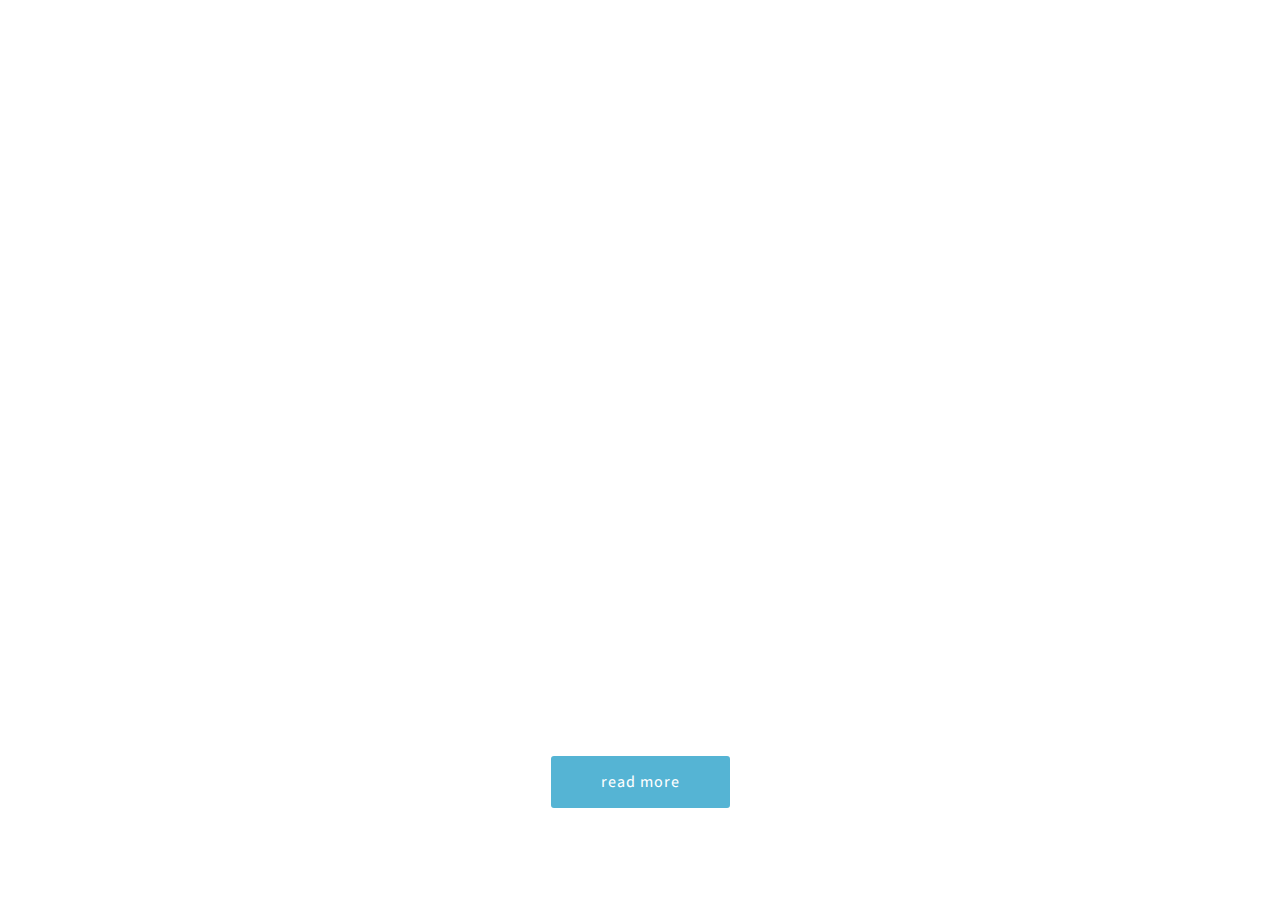
<file: index.html>
<!DOCTYPE html>
<html  >
<head>
  <!-- Site made with Mobirise Website Builder v4.11.5, https://mobirise.com -->
  <meta charset="UTF-8">
  <meta http-equiv="X-UA-Compatible" content="IE=edge">
  <meta name="generator" content="Mobirise v4.11.5, mobirise.com">
  <meta name="viewport" content="width=device-width, initial-scale=1, minimum-scale=1">
  <link rel="shortcut icon" href="assets/images/logo-ca-va-transparant-website-148x148.png" type="image/x-icon">
  <meta name="description" content="">

  <title>home</title>
  <link rel="stylesheet" href="assets/bootstrap/css/bootstrap.min.css">
  <link rel="stylesheet" href="assets/bootstrap/css/bootstrap-grid.min.css">
  <link rel="stylesheet" href="assets/bootstrap/css/bootstrap-reboot.min.css">
  <link rel="stylesheet" href="assets/tether/tether.min.css">
  <link rel="stylesheet" href="assets/animatecss/animate.min.css">
  <link rel="stylesheet" href="assets/dropdown/css/style.css">
  <link rel="stylesheet" href="assets/theme/css/style.css">
  <link rel="preload" as="style" href="assets/mobirise/css/mbr-additional.css"><link rel="stylesheet" href="assets/mobirise/css/mbr-additional.css" type="text/css">



</head>
<body>
  <section class="menu cid-rMsWLbLxpQ" once="menu" id="menu1-3m">



</section>

<section class="engine"><a href="https://mobirise.info/c">free website builder</a></section><section class="cid-rMCD3Dzvlu" id="video2-64">



    <figure class="mbr-figure align-center">
        <div class="video-block" style="width: 100%;">
            <div><iframe class="mbr-embedded-video" src="https://player.vimeo.com/video/382759539?autoplay=1&amp;loop=1" width="1280" height="720" frameborder="0" allowfullscreen></iframe></div>
        </div>
    </figure>
</section>

<section class="mbr-section content8 cid-rKtUbvXn6M" id="content8-2y">



    <div class="container">
        <div class="media-container-row title">
            <div class="col-12 col-md-8">
                <div class="mbr-section-btn align-center"><a class="btn btn-primary display-4" href="page12.html">read more</a></div>
            </div>
        </div>
    </div>
</section>

<section once="footers" class="cid-rMJZA7cesD" id="footer6-71">





    <div class="container">
        <div class="media-container-row align-center mbr-white">
            <div class="col-12">
                <p class="mbr-text mb-0 mbr-fonts-style display-7">
                    © Copyright çava 2019</p>
            </div>
        </div>
    </div>
</section>


  <script src="assets/web/assets/jquery/jquery.min.js"></script>
  <script src="assets/popper/popper.min.js"></script>
  <script src="assets/bootstrap/js/bootstrap.min.js"></script>
  <script src="assets/tether/tether.min.js"></script>
  <script src="assets/smoothscroll/smooth-scroll.js"></script>
  <script src="assets/viewportchecker/jquery.viewportchecker.js"></script>
  <script src="assets/dropdown/js/nav-dropdown.js"></script>
  <script src="assets/dropdown/js/navbar-dropdown.js"></script>
  <script src="assets/touchswipe/jquery.touch-swipe.min.js"></script>
  <script src="assets/theme/js/script.js"></script>


  <input name="animation" type="hidden">
  </body>
</html>
</file>
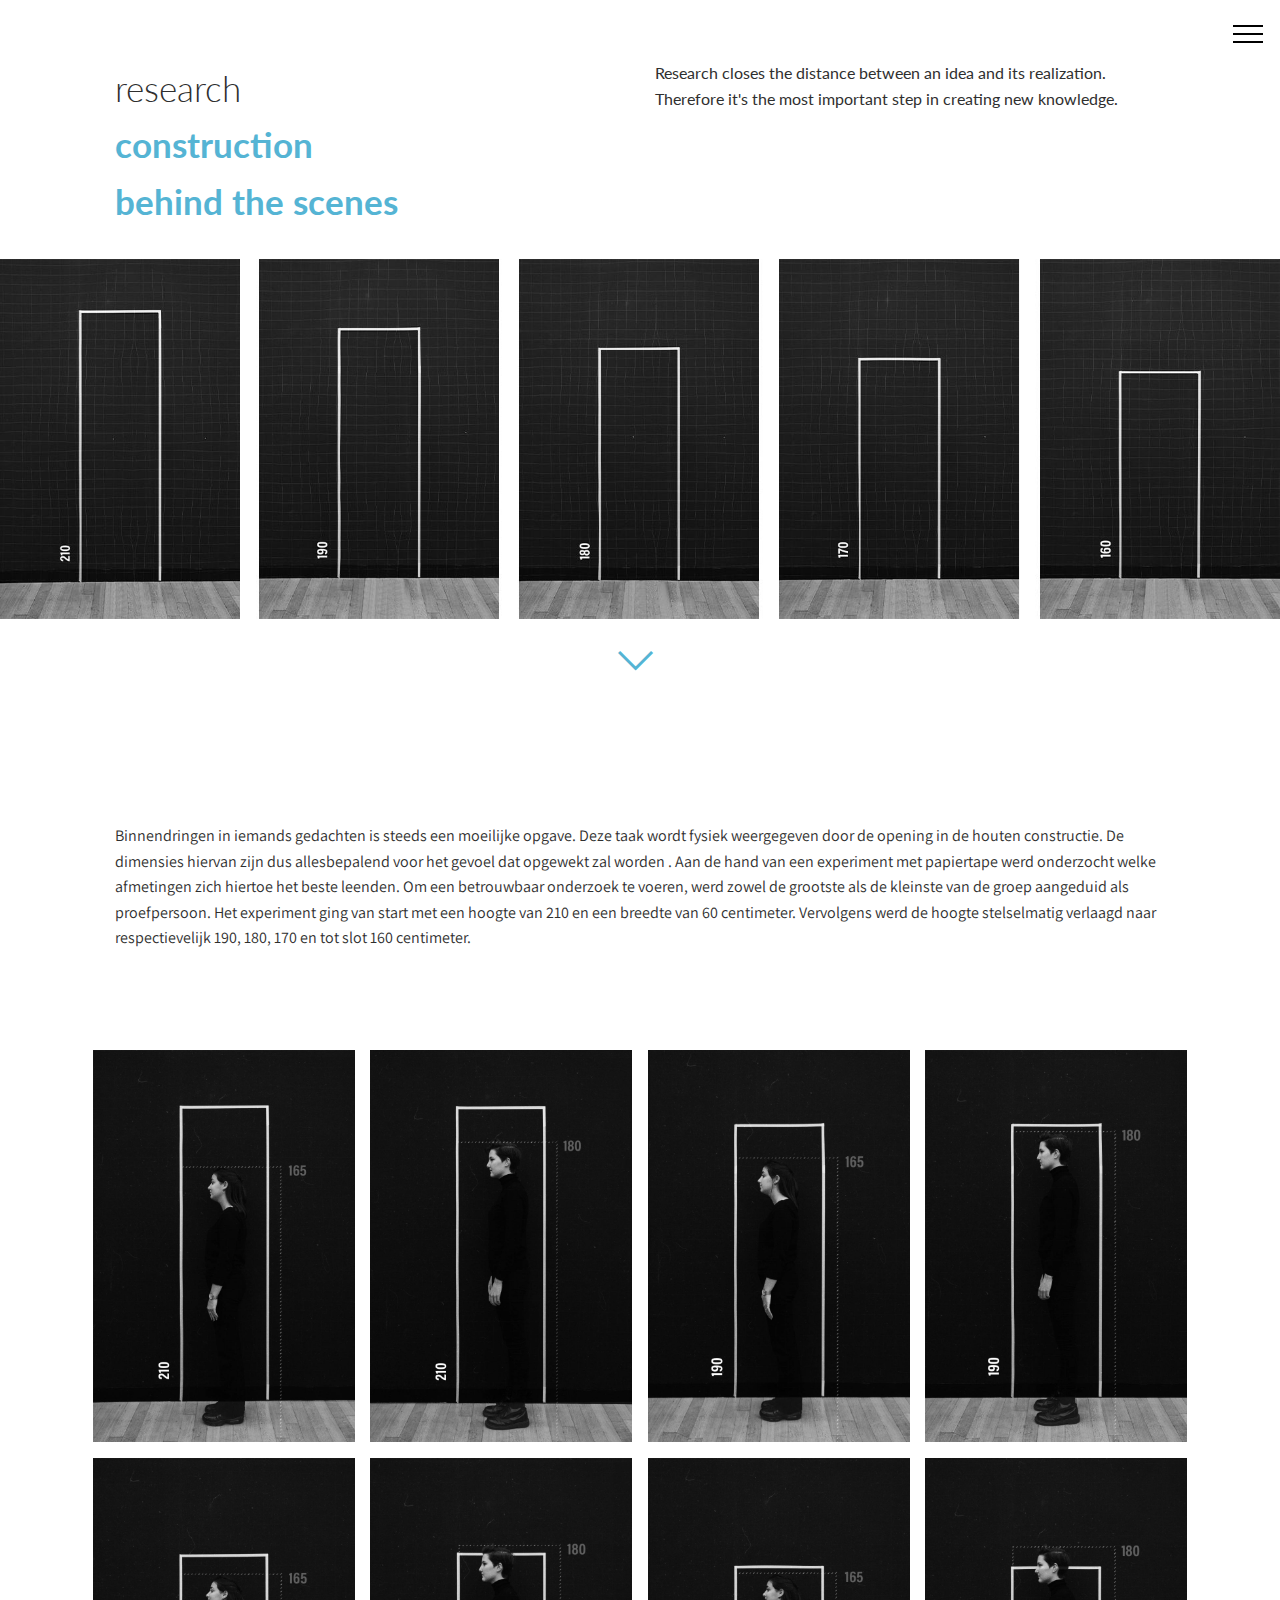
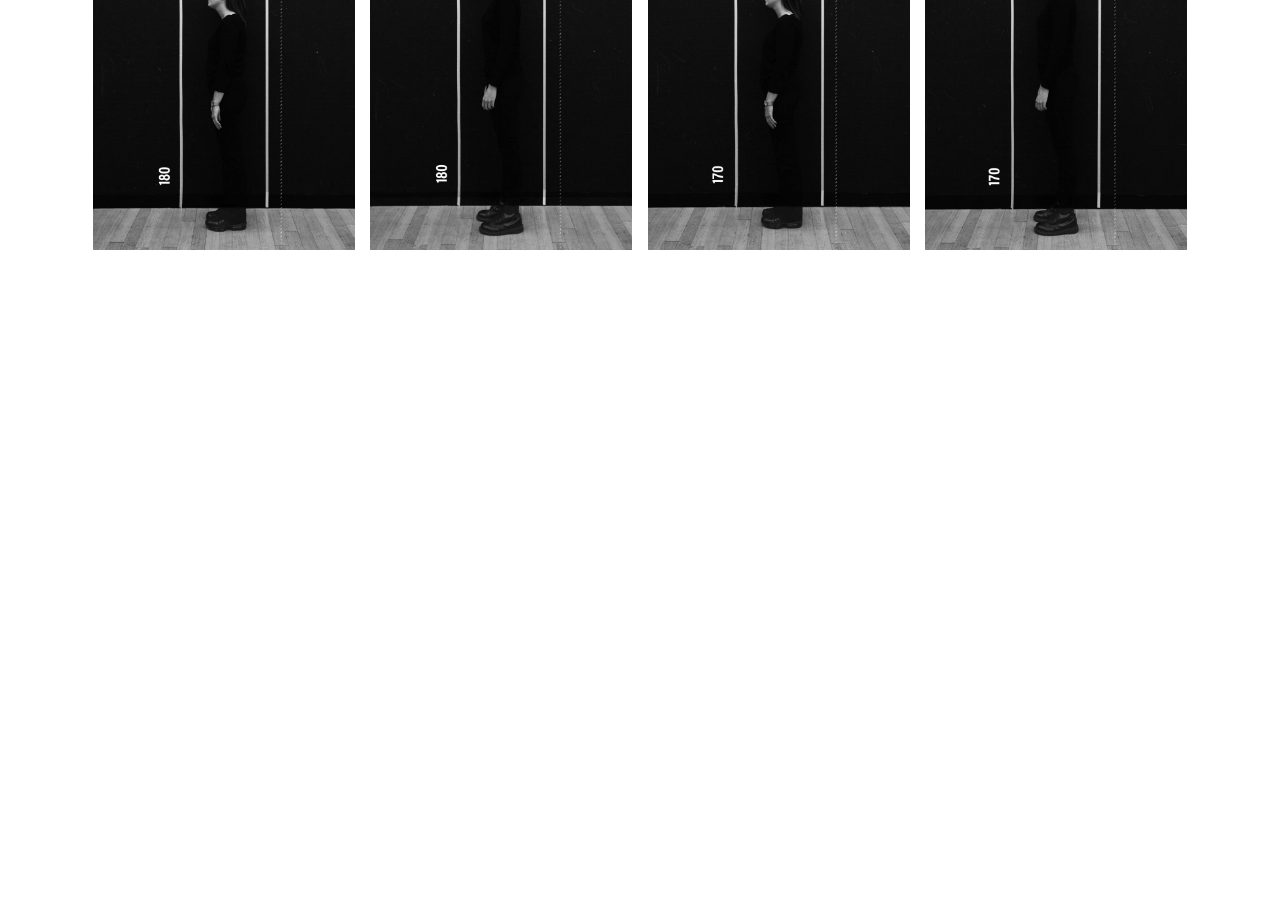
<file: page1.html>
<!DOCTYPE html>
<html  >
<head>
  <!-- Site made with Mobirise Website Builder v4.11.5, https://mobirise.com -->
  <meta charset="UTF-8">
  <meta http-equiv="X-UA-Compatible" content="IE=edge">
  <meta name="generator" content="Mobirise v4.11.5, mobirise.com">
  <meta name="viewport" content="width=device-width, initial-scale=1, minimum-scale=1">
  <link rel="shortcut icon" href="assets/images/logo-ca-va-transparant-website-148x148.png" type="image/x-icon">
  <meta name="description" content="Web Builder Description">
  
  <title>process</title>
  <link rel="stylesheet" href="assets/web/assets/mobirise-icons/mobirise-icons.css">
  <link rel="stylesheet" href="assets/web/assets/mobirise-icons2/mobirise2.css">
  <link rel="stylesheet" href="assets/bootstrap/css/bootstrap.min.css">
  <link rel="stylesheet" href="assets/bootstrap/css/bootstrap-grid.min.css">
  <link rel="stylesheet" href="assets/bootstrap/css/bootstrap-reboot.min.css">
  <link rel="stylesheet" href="assets/animatecss/animate.min.css">
  <link rel="stylesheet" href="assets/dropdown/css/style.css">
  <link rel="stylesheet" href="assets/tether/tether.min.css">
  <link rel="stylesheet" href="assets/theme/css/style.css">
  <link rel="stylesheet" href="assets/gallery/style.css">
  <link rel="preload" as="style" href="assets/mobirise/css/mbr-additional.css"><link rel="stylesheet" href="assets/mobirise/css/mbr-additional.css" type="text/css">
  
  
  
</head>
<body>
  <section class="menu cid-rMsWLbLxpQ" once="menu" id="menu1-3m">

    

    <nav class="navbar navbar-expand beta-menu navbar-dropdown align-items-center collapsed bg-color transparent">
        <button class="navbar-toggler navbar-toggler-right" type="button" data-toggle="collapse" data-target="#navbarSupportedContent" aria-controls="navbarSupportedContent" aria-expanded="false" aria-label="Toggle navigation">
            <div class="hamburger">
                <span></span>
                <span></span>
                <span></span>
                <span></span>
            </div>
        </button>
        <div class="menu-logo">
            <div class="navbar-brand">
                
                
            </div>
        </div>
        <div class="collapse navbar-collapse" id="navbarSupportedContent">
            <ul class="navbar-nav nav-dropdown nav-right navbar-nav-top-padding" data-app-modern-menu="true"><li class="nav-item">
                    <a class="nav-link link text-black display-7" href="index.html">home</a>
                </li><li class="nav-item"><a class="nav-link link text-black display-7" href="page1.html">process</a></li><li class="nav-item"><a class="nav-link link text-black display-7" href="page2.html">work</a></li><li class="nav-item"><a class="nav-link link text-black display-7" href="page3.html">team</a></li></ul>
            
        </div>
    </nav>
</section>

<section class="engine"><a href="https://mobirise.info/t">free amp template</a></section><section class="mbr-section article content3 cid-rMwxk2yp8n" id="content3-45">
      
     

    <div class="container">
        <div class="media-container-row">
            <div class="row col-12 col-md-12">
                <div class="col-12 mbr-text mbr-fonts-style col-md-6 display-2">research<br><a href="page7.html"><strong>construction</strong></a><br><a href="page8.html"><strong>behind the scenes</strong></a></div>
                <div class="col-12 mbr-text mbr-fonts-style display-5 col-md-6"><p><span style="font-size: 1rem;">Research closes the distance between an idea and its realization. Therefore it's the most important step in creating new knowledge.</span><br></p></div>
                
            </div>
        </div>
    </div>
</section>

<section class="cid-rMsXhwCfIW" id="image2-3o">

    

    <figure class="mbr-figure">
        <div class="image-block" style="width: 100%;">
            <img src="assets/images/leeg-1919x540.jpg" alt="Mobirise" title="">
            
        </div>
    </figure>
</section>

<section class="mbr-section content8 cid-rMwwVsish3" id="content8-44">

    

    <div class="container">
        <div class="media-container-row title">
            <div class="col-12 col-md-8">
                <div class="mbr-section-btn align-center"><a class="btn btn-white-outline display-7" href="page1.html#content3-4i"><span class="mobi-mbri mobi-mbri-arrow-down mbr-iconfont mbr-iconfont-btn" style="font-size: 35px; color: rgb(85, 180, 212);"></span></a></div>
            </div>
        </div>
    </div>
</section>

<section class="mbr-section article content3 cid-rMy7mo1zEi" id="content3-4i">
      
     

    <div class="container">
        <div class="media-container-row">
            <div class="row col-12 col-md-12">
                <div class="col-12 mbr-text mbr-fonts-style col-md-12 display-7">
                     <p>Binnendringen in iemands gedachten is steeds een moeilijke opgave. Deze taak wordt fysiek weergegeven door de opening in de houten constructie. De dimensies hiervan zijn dus allesbepalend voor het gevoel dat opgewekt zal worden . Aan de hand van een experiment met papiertape werd onderzocht welke afmetingen zich hiertoe het beste leenden. Om een betrouwbaar onderzoek te voeren, werd zowel de grootste als de kleinste van de groep aangeduid als proefpersoon. Het experiment ging van start met een hoogte van 210 en een breedte van 60 centimeter. Vervolgens werd de hoogte stelselmatig verlaagd naar respectievelijk 190, 180, 170 en tot slot 160 centimeter.</p>
                </div>
                
                
            </div>
        </div>
    </div>
</section>

<section class="mbr-gallery mbr-slider-carousel cid-rMycdYjM1O" id="gallery1-4l">

    

    <div class="container">
        <div><!-- Filter --><!-- Gallery --><div class="mbr-gallery-row"><div class="mbr-gallery-layout-default"><div><div><div class="mbr-gallery-item mbr-gallery-item--p1" data-video-url="false" data-tags="Geweldige"><div href="#lb-gallery1-4l" data-slide-to="0" data-toggle="modal"><img src="assets/images/11-1280x1920-800x1200.jpg" alt="" title=""><span class="icon-focus"></span></div></div><div class="mbr-gallery-item mbr-gallery-item--p1" data-video-url="false" data-tags="Sympathieke"><div href="#lb-gallery1-4l" data-slide-to="1" data-toggle="modal"><img src="assets/images/12-1280x1920-800x1200.jpg" alt="" title=""><span class="icon-focus"></span></div></div><div class="mbr-gallery-item mbr-gallery-item--p1" data-video-url="false" data-tags="Creatieve"><div href="#lb-gallery1-4l" data-slide-to="2" data-toggle="modal"><img src="assets/images/13-1279x1920-800x1201.jpg" alt="" title=""><span class="icon-focus"></span></div></div><div class="mbr-gallery-item mbr-gallery-item--p1" data-video-url="false" data-tags="Bewegende"><div href="#lb-gallery1-4l" data-slide-to="3" data-toggle="modal"><img src="assets/images/14-1280x1920-800x1200.jpg" alt="" title=""><span class="icon-focus"></span></div></div><div class="mbr-gallery-item mbr-gallery-item--p1" data-video-url="false" data-tags="Geweldige"><div href="#lb-gallery1-4l" data-slide-to="4" data-toggle="modal"><img src="assets/images/15-1280x1920-800x1200.jpg" alt="" title=""><span class="icon-focus"></span></div></div><div class="mbr-gallery-item mbr-gallery-item--p1" data-video-url="false" data-tags="Geweldige"><div href="#lb-gallery1-4l" data-slide-to="5" data-toggle="modal"><img src="assets/images/16-1280x1920-800x1200.jpg" alt="" title=""><span class="icon-focus"></span></div></div><div class="mbr-gallery-item mbr-gallery-item--p1" data-video-url="false" data-tags="Bewegende"><div href="#lb-gallery1-4l" data-slide-to="6" data-toggle="modal"><img src="assets/images/18-1280x1920-800x1200.jpg" alt="" title=""><span class="icon-focus"></span></div></div><div class="mbr-gallery-item mbr-gallery-item--p1" data-video-url="false" data-tags="Sympathieke"><div href="#lb-gallery1-4l" data-slide-to="7" data-toggle="modal"><img src="assets/images/17-1280x1920-800x1200.jpg" alt="" title=""><span class="icon-focus"></span></div></div></div></div><div class="clearfix"></div></div></div><!-- Lightbox --><div data-app-prevent-settings="" class="mbr-slider modal fade carousel slide" tabindex="-1" data-keyboard="true" data-interval="false" id="lb-gallery1-4l"><div class="modal-dialog"><div class="modal-content"><div class="modal-body"><div class="carousel-inner"><div class="carousel-item"><img src="assets/images/11-1280x1920.jpg" alt="" title=""></div><div class="carousel-item"><img src="assets/images/12-1280x1920.jpg" alt="" title=""></div><div class="carousel-item"><img src="assets/images/13-1279x1920.jpg" alt="" title=""></div><div class="carousel-item"><img src="assets/images/14-1280x1920.jpg" alt="" title=""></div><div class="carousel-item"><img src="assets/images/15-1280x1920.jpg" alt="" title=""></div><div class="carousel-item"><img src="assets/images/16-1280x1920.jpg" alt="" title=""></div><div class="carousel-item"><img src="assets/images/18-1280x1920.jpg" alt="" title=""></div><div class="carousel-item active"><img src="assets/images/17-1280x1920.jpg" alt="" title=""></div></div><a class="carousel-control carousel-control-prev" role="button" data-slide="prev" href="#lb-gallery1-4l"><span class="mbri-left mbr-iconfont" aria-hidden="true"></span><span class="sr-only">Previous</span></a><a class="carousel-control carousel-control-next" role="button" data-slide="next" href="#lb-gallery1-4l"><span class="mbri-right mbr-iconfont" aria-hidden="true"></span><span class="sr-only">Next</span></a><a class="close" href="#" role="button" data-dismiss="modal"><span class="sr-only">Close</span></a></div></div></div></div></div>
    </div>

</section>

<section class="mbr-section article content3 cid-rMyiW8L0Pm" id="content3-4n">
      
     

    <div class="container">
        <div class="media-container-row">
            <div class="row col-12 col-md-12">
                <div class="col-12 mbr-text mbr-fonts-style col-md-12 display-7">
                     <p><strong>Na het vergelijken van alle foto's werd er een conclusie getrokken in verband met de ideale hoogte en breedte voor het concept. Deze werden ook ruimtelijk nog onderworpen aan een testfase. Uiteindelijk werd er besloten op een hoogte van 170 centimeter en een breedte van 45 centimeter. Deze afmetingen werden zowel door de grootste als de kleinste persoon als benauwd ervaren. Toch zijn deze dimensies groot genoeg zodat iedereen hierdoor kan passeren.</strong></p>
                </div>
                
                
            </div>
        </div>
    </div>
</section>

<section class="mbr-section content8 cid-rMyAwPfczH" id="content8-4w">

    

    <div class="container">
        <div class="media-container-row title">
            <div class="col-12 col-md-8">
                <div class="mbr-section-btn align-center"><a class="btn btn-white-outline display-7" href="page9.html"><span class="mobi-mbri mobi-mbri-arrow-next mbr-iconfont mbr-iconfont-btn" style="font-size: 35px; color: rgb(85, 180, 212);"></span></a></div>
            </div>
        </div>
    </div>
</section>

<section class="services6 cid-rMUgZKoUzU" id="services6-7c">
    <!---->
    
    <!---->
    <!--Overlay-->
    
    <!--Container-->
    <div class="container">
        <div class="row">
            <!--Titles-->
            <div class="title col-12">
                
                
            </div>
            <!--Card-1-->
            <div class="card col-12">
                <div class="card-wrapper media-container-row media-container-row">
                    <div class="card-box">
                        <div class="row">
                            <div class="col-12 col-md-2">
                                <!--Image-->
                                <div class="mbr-figure">
                                    <a href="index.html"><img src="assets/images/logo-ca-va-transparant-website-klein-300x300.png" alt="Mobirise" title=""></a>
                                </div>
                            </div>
                            <div class="col-12 col-md-10">
                                <div class="wrapper">
                                    
                                    <div class="bottom-line">
                                        
                                    </div>
                                </div>
                            </div>
                        </div>
                    </div>
                </div>
            </div>
            <!--Card-2-->
            
            <!--Card-3-->
            
            <!--Card-4-->
            
            <!--Card-5-->
            
            <!--Card-6-->
            
        </div>
    </div>
</section>

<section class="cid-rMysj5jPEQ" id="image2-4p">

    

    <figure class="mbr-figure">
        <div class="image-block" style="width: 100%;">
            <img src="assets/images/banner-process-1920x100.jpg" alt="Mobirise" title="">
            
        </div>
    </figure>
</section>

<section once="footers" class="cid-rMJZA7cesD" id="footer6-71">

    

    

    <div class="container">
        <div class="media-container-row align-center mbr-white">
            <div class="col-12">
                <p class="mbr-text mb-0 mbr-fonts-style display-7">
                    © Copyright çava 2019</p>
            </div>
        </div>
    </div>
</section>


  <script src="assets/popper/popper.min.js"></script>
  <script src="assets/web/assets/jquery/jquery.min.js"></script>
  <script src="assets/bootstrap/js/bootstrap.min.js"></script>
  <script src="assets/masonry/masonry.pkgd.min.js"></script>
  <script src="assets/imagesloaded/imagesloaded.pkgd.min.js"></script>
  <script src="assets/viewportchecker/jquery.viewportchecker.js"></script>
  <script src="assets/dropdown/js/nav-dropdown.js"></script>
  <script src="assets/dropdown/js/navbar-dropdown.js"></script>
  <script src="assets/touchswipe/jquery.touch-swipe.min.js"></script>
  <script src="assets/smoothscroll/smooth-scroll.js"></script>
  <script src="assets/bootstrapcarouselswipe/bootstrap-carousel-swipe.js"></script>
  <script src="assets/tether/tether.min.js"></script>
  <script src="assets/vimeoplayer/jquery.mb.vimeo_player.js"></script>
  <script src="assets/theme/js/script.js"></script>
  <script src="assets/slidervideo/script.js"></script>
  <script src="assets/gallery/player.min.js"></script>
  <script src="assets/gallery/script.js"></script>
  
  
  <input name="animation" type="hidden">
  </body>
</html>
</file>
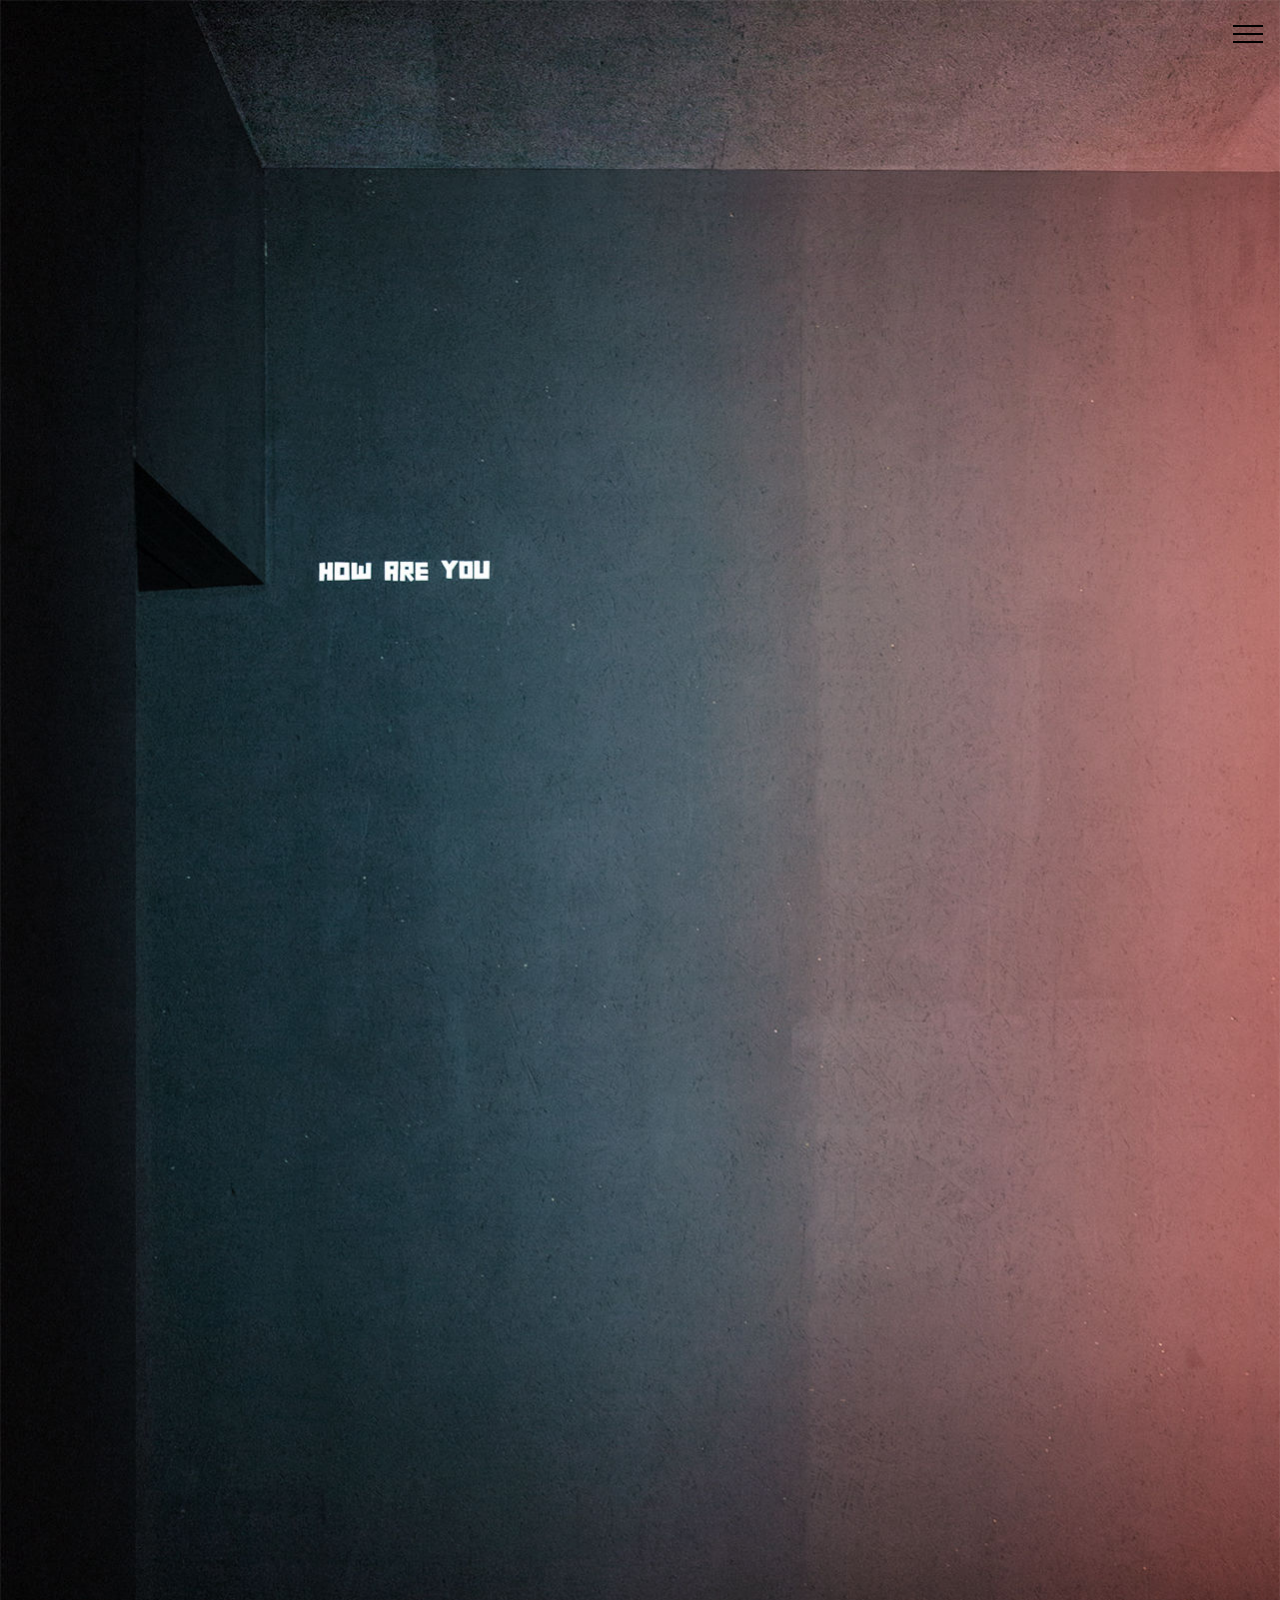
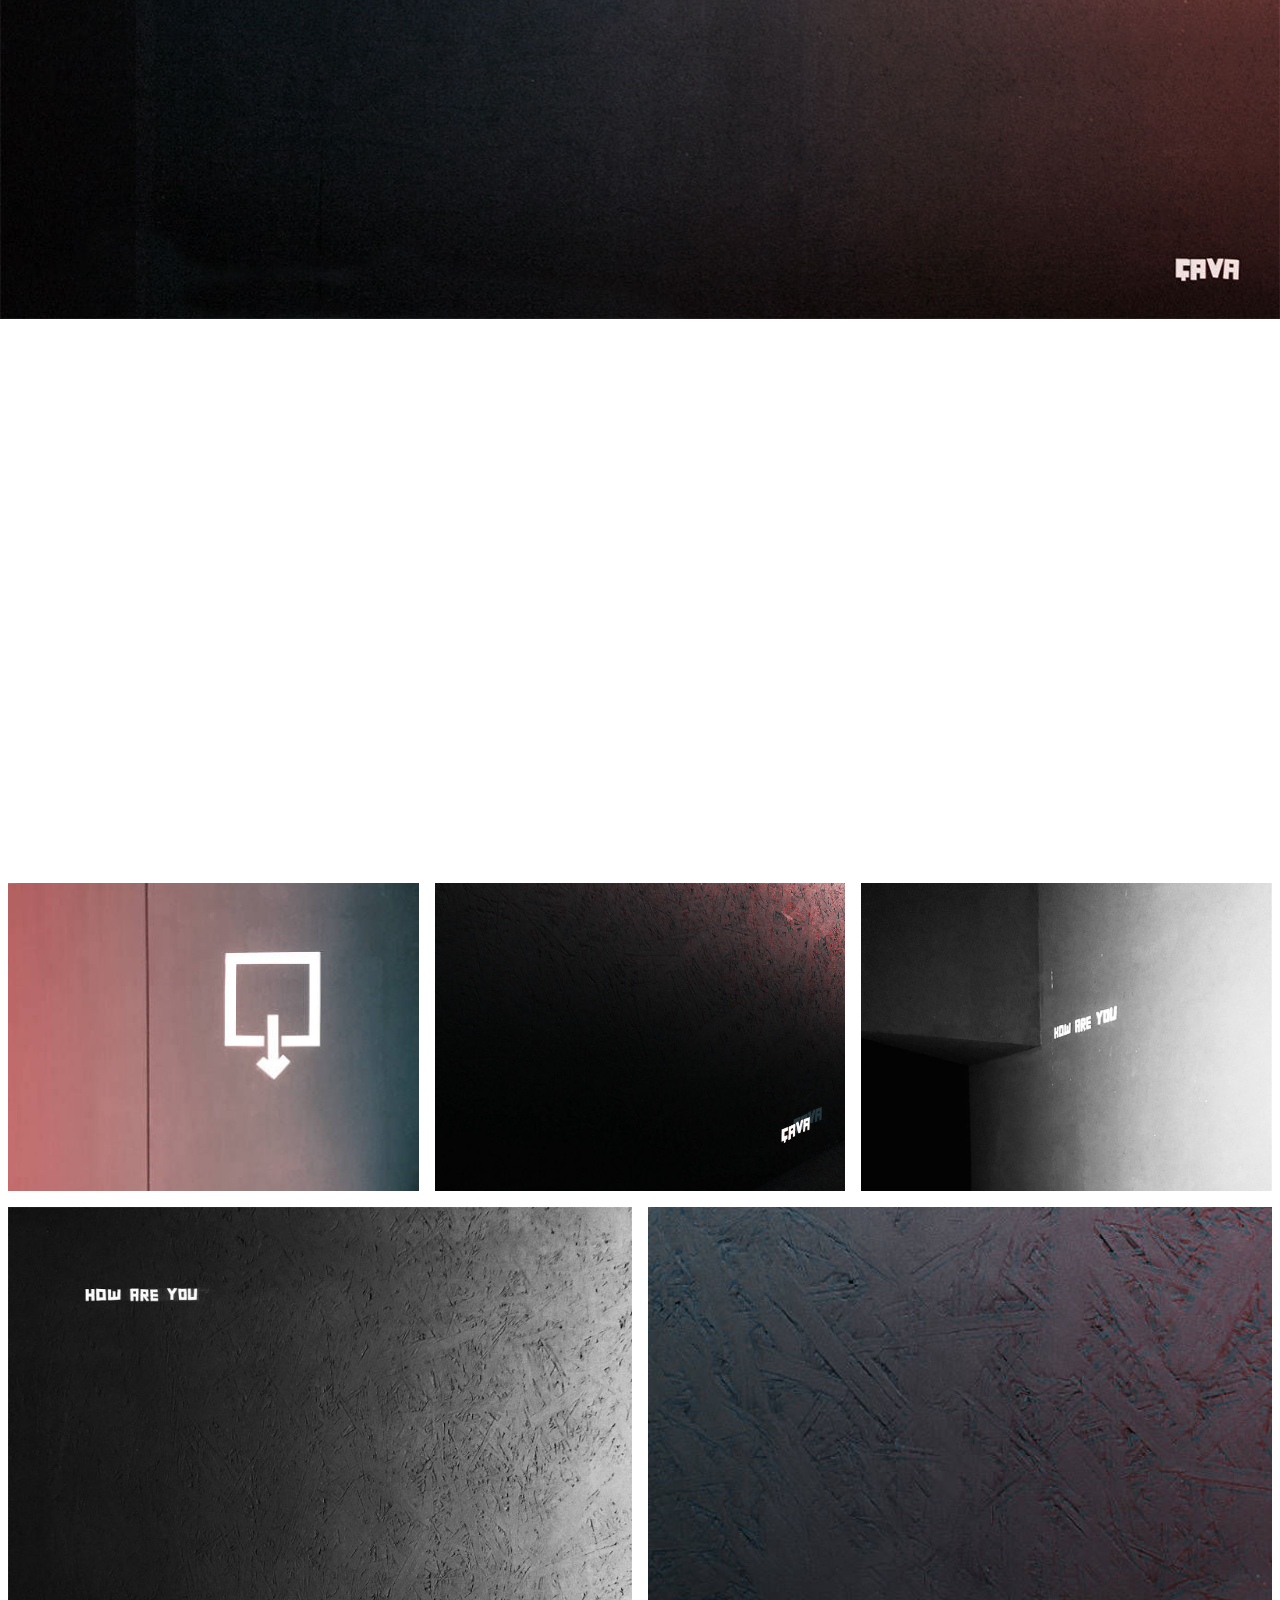
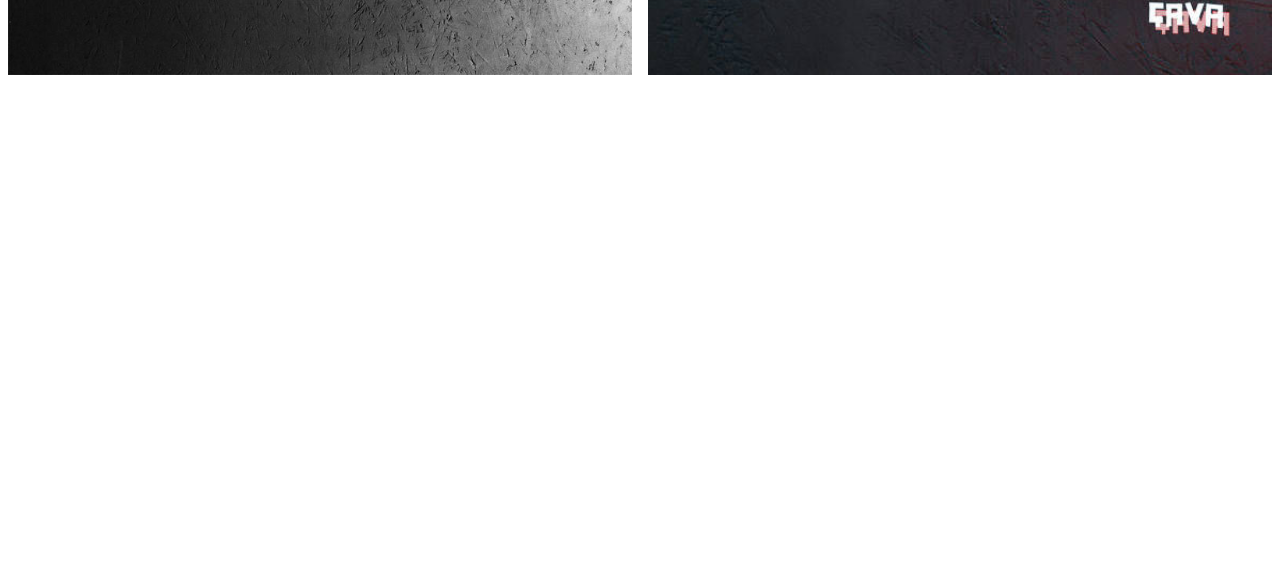
<file: page10.html>
<!DOCTYPE html>
<html  >
<head>
  <!-- Site made with Mobirise Website Builder v4.11.5, https://mobirise.com -->
  <meta charset="UTF-8">
  <meta http-equiv="X-UA-Compatible" content="IE=edge">
  <meta name="generator" content="Mobirise v4.11.5, mobirise.com">
  <meta name="viewport" content="width=device-width, initial-scale=1, minimum-scale=1">
  <link rel="shortcut icon" href="assets/images/logo-ca-va-transparant-website-148x148.png" type="image/x-icon">
  <meta name="description" content="Web Page Generator Description">
  
  <title>interior</title>
  <link rel="stylesheet" href="assets/web/assets/mobirise-icons2/mobirise2.css">
  <link rel="stylesheet" href="assets/web/assets/mobirise-icons/mobirise-icons.css">
  <link rel="stylesheet" href="assets/bootstrap/css/bootstrap.min.css">
  <link rel="stylesheet" href="assets/bootstrap/css/bootstrap-grid.min.css">
  <link rel="stylesheet" href="assets/bootstrap/css/bootstrap-reboot.min.css">
  <link rel="stylesheet" href="assets/animatecss/animate.min.css">
  <link rel="stylesheet" href="assets/tether/tether.min.css">
  <link rel="stylesheet" href="assets/dropdown/css/style.css">
  <link rel="stylesheet" href="assets/theme/css/style.css">
  <link rel="stylesheet" href="assets/gallery/style.css">
  <link rel="preload" as="style" href="assets/mobirise/css/mbr-additional.css"><link rel="stylesheet" href="assets/mobirise/css/mbr-additional.css" type="text/css">
  
  
  
</head>
<body>
  <section class="menu cid-rMsWLbLxpQ" once="menu" id="menu1-5g">

    

    <nav class="navbar navbar-expand beta-menu navbar-dropdown align-items-center collapsed bg-color transparent">
        <button class="navbar-toggler navbar-toggler-right" type="button" data-toggle="collapse" data-target="#navbarSupportedContent" aria-controls="navbarSupportedContent" aria-expanded="false" aria-label="Toggle navigation">
            <div class="hamburger">
                <span></span>
                <span></span>
                <span></span>
                <span></span>
            </div>
        </button>
        <div class="menu-logo">
            <div class="navbar-brand">
                
                
            </div>
        </div>
        <div class="collapse navbar-collapse" id="navbarSupportedContent">
            <ul class="navbar-nav nav-dropdown nav-right navbar-nav-top-padding" data-app-modern-menu="true"><li class="nav-item">
                    <a class="nav-link link text-black display-7" href="index.html">home</a>
                </li><li class="nav-item"><a class="nav-link link text-black display-7" href="page1.html">process</a></li><li class="nav-item"><a class="nav-link link text-black display-7" href="page2.html">work</a></li><li class="nav-item"><a class="nav-link link text-black display-7" href="page3.html">team</a></li></ul>
            
        </div>
    </nav>
</section>

<section class="engine"><a href="https://mobirise.info/z">best website templates</a></section><section class="cid-rMIwIbzsZ7" id="image2-6r">

    

    <figure class="mbr-figure">
        <div class="image-block" style="width: 100%;">
            <img src="assets/images/4-1281x1920.jpg" alt="Mobirise" title="">
            
        </div>
    </figure>
</section>

<section class="mbr-section article content3 cid-rMzhZBFoSD" id="content3-5k">
      
     

    <div class="container">
        <div class="media-container-row">
            <div class="row col-12 col-md-12">
                <div class="col-12 mbr-text mbr-fonts-style col-md-6 display-2">
                     <p><strong><a href="page2.html"><b>video</b></a><br></strong><a href="page11.html"><strong>exterior</strong></a><br>interior<br><br></p>
                </div>
                <div class="col-12 mbr-text mbr-fonts-style display-5 col-md-6">
                     <p>Een donkere ruimte, een moeilijke ingang en een overweldigende beleving van licht en geluid.Iemands gedachtengang is moelijk te doordringen. Een verlaagd plafond en een smalle doorgang bij het binnenkomen van de kubus geven dit weer. De zwarte kleur binnenin contrasteert met het hout aan de buitenzijde. Dit symboliseert het verschil tussen het masker dat we opzetten en hoe we ons echt voelen. De audio begint te spelen, even is het helemaal donker tot je overvallen wordt door licht, dat tekstuele toevoegingen doet oplichten.</p>
                </div>
                
            </div>
        </div>
    </div>
</section>

<section class="mbr-gallery mbr-slider-carousel cid-rMII11xcLp" id="gallery4-6u">

    

    <div>
        <div><!-- Gallery --><div class="gallery-row"><div class="mbr-gallery-layout-default"><div><div class="row-first row justify-content-center m-0"><div class="mbr-gallery-item col-lg-4 col-md-4 col-sm-12 p-2" data-video-url="false"><div href="#lb-gallery4-6u" data-slide-to="0" data-toggle="modal"><img src="assets/images/7-447x335-447x335.jpg" alt="" title=""><span class="icon-focus"></span></div></div><div class="mbr-gallery-item col-lg-4 col-md-4 col-sm-12 p-2" data-video-url="false"><div href="#lb-gallery4-6u" data-slide-to="1" data-toggle="modal"><img src="assets/images/8-1395x1046-800x600.jpg" alt="" title=""><span class="icon-focus"></span></div></div><div class="mbr-gallery-item col-lg-4 col-md-4 col-sm-12 p-2" data-video-url="false"><div href="#lb-gallery4-6u" data-slide-to="2" data-toggle="modal"><img src="assets/images/12-1394x1046-800x600.jpg" alt="" title=""><span class="icon-focus"></span></div></div></div><div class="row-second row justify-content-center m-0"><div class="mbr-gallery-item col-lg-6 col-md-6 col-sm-12 p-2" data-video-url="false"><div href="#lb-gallery4-6u" data-slide-to="3" data-toggle="modal"><img src="assets/images/16-1440x1080-800x600.jpg" alt="" title=""><span class="icon-focus"></span></div></div><div class="mbr-gallery-item col-lg-6 col-md-6 col-sm-12 p-2" data-video-url="false"><div href="#lb-gallery4-6u" data-slide-to="4" data-toggle="modal"><img src="assets/images/15-584x438-584x438.jpg" alt="" title=""><span class="icon-focus"></span></div></div></div></div><div class="clearfix"></div></div></div><!-- Lightbox --><div data-app-prevent-settings="" class="mbr-slider modal fade carousel slide" tabindex="-1" data-keyboard="true" data-interval="false" id="lb-gallery4-6u"><div class="modal-dialog"><div class="modal-content"><div class="modal-body"><div class="carousel-inner"><div class="carousel-item"><img src="assets/images/7-447x335.jpg" alt="" title=""></div><div class="carousel-item"><img src="assets/images/8-1395x1046.jpg" alt="" title=""></div><div class="carousel-item"><img src="assets/images/12-1394x1046.jpg" alt="" title=""></div><div class="carousel-item active"><img src="assets/images/16-1440x1080.jpg" alt="" title=""></div><div class="carousel-item"><img src="assets/images/15-584x438.jpg" alt="" title=""></div></div><a class="carousel-control carousel-control-prev" role="button" data-slide="prev" href="#lb-gallery4-6u"><span class="mbri-left mbr-iconfont" aria-hidden="true"></span><span class="sr-only">Previous</span></a><a class="carousel-control carousel-control-next" role="button" data-slide="next" href="#lb-gallery4-6u"><span class="mbri-right mbr-iconfont" aria-hidden="true"></span><span class="sr-only">Next</span></a><a class="close" href="#" role="button" data-dismiss="modal"><span class="sr-only">Close</span></a></div></div></div></div></div>
    </div>

</section>

<section class="mbr-section content8 cid-rMICjARrC2" id="content8-6t">

    

    <div class="container">
        <div class="media-container-row title">
            <div class="col-12 col-md-8">
                <div class="mbr-section-btn align-center"><a class="btn btn-white-outline display-7" href="#top"><span class="mobi-mbri mobi-mbri-arrow-up mbr-iconfont mbr-iconfont-btn" style="font-size: 35px; color: rgb(85, 180, 212);"></span></a></div>
            </div>
        </div>
    </div>
</section>

<section class="services6 cid-rMUi4mKnuW" id="services6-7h">
    <!---->
    
    <!---->
    <!--Overlay-->
    
    <!--Container-->
    <div class="container">
        <div class="row">
            <!--Titles-->
            <div class="title col-12">
                
                
            </div>
            <!--Card-1-->
            <div class="card col-12">
                <div class="card-wrapper media-container-row media-container-row">
                    <div class="card-box">
                        <div class="row">
                            <div class="col-12 col-md-2">
                                <!--Image-->
                                <div class="mbr-figure">
                                    <a href="index.html"><img src="assets/images/logo-ca-va-transparant-website-klein-300x300.png" alt="Mobirise" title=""></a>
                                </div>
                            </div>
                            <div class="col-12 col-md-10">
                                <div class="wrapper">
                                    
                                    <div class="bottom-line">
                                        
                                    </div>
                                </div>
                            </div>
                        </div>
                    </div>
                </div>
            </div>
            <!--Card-2-->
            
            <!--Card-3-->
            
            <!--Card-4-->
            
            <!--Card-5-->
            
            <!--Card-6-->
            
        </div>
    </div>
</section>

<section class="cid-rMIzAzbM0H" id="image2-6s">

    

    <figure class="mbr-figure">
        <div class="image-block" style="width: 100%;">
            <img src="assets/images/banner-1919x100.jpg" alt="Mobirise" title="">
            
        </div>
    </figure>
</section>

<section once="footers" class="cid-rMJZA7cesD" id="footer6-71">

    

    

    <div class="container">
        <div class="media-container-row align-center mbr-white">
            <div class="col-12">
                <p class="mbr-text mb-0 mbr-fonts-style display-7">
                    © Copyright çava 2019</p>
            </div>
        </div>
    </div>
</section>


  <script src="assets/popper/popper.min.js"></script>
  <script src="assets/web/assets/jquery/jquery.min.js"></script>
  <script src="assets/bootstrap/js/bootstrap.min.js"></script>
  <script src="assets/masonry/masonry.pkgd.min.js"></script>
  <script src="assets/imagesloaded/imagesloaded.pkgd.min.js"></script>
  <script src="assets/viewportchecker/jquery.viewportchecker.js"></script>
  <script src="assets/bootstrapcarouselswipe/bootstrap-carousel-swipe.js"></script>
  <script src="assets/smoothscroll/smooth-scroll.js"></script>
  <script src="assets/vimeoplayer/jquery.mb.vimeo_player.js"></script>
  <script src="assets/tether/tether.min.js"></script>
  <script src="assets/dropdown/js/nav-dropdown.js"></script>
  <script src="assets/dropdown/js/navbar-dropdown.js"></script>
  <script src="assets/touchswipe/jquery.touch-swipe.min.js"></script>
  <script src="assets/theme/js/script.js"></script>
  <script src="assets/slidervideo/script.js"></script>
  <script src="assets/gallery/player.min.js"></script>
  <script src="assets/gallery/script.js"></script>
  
  
  <input name="animation" type="hidden">
  </body>
</html>
</file>
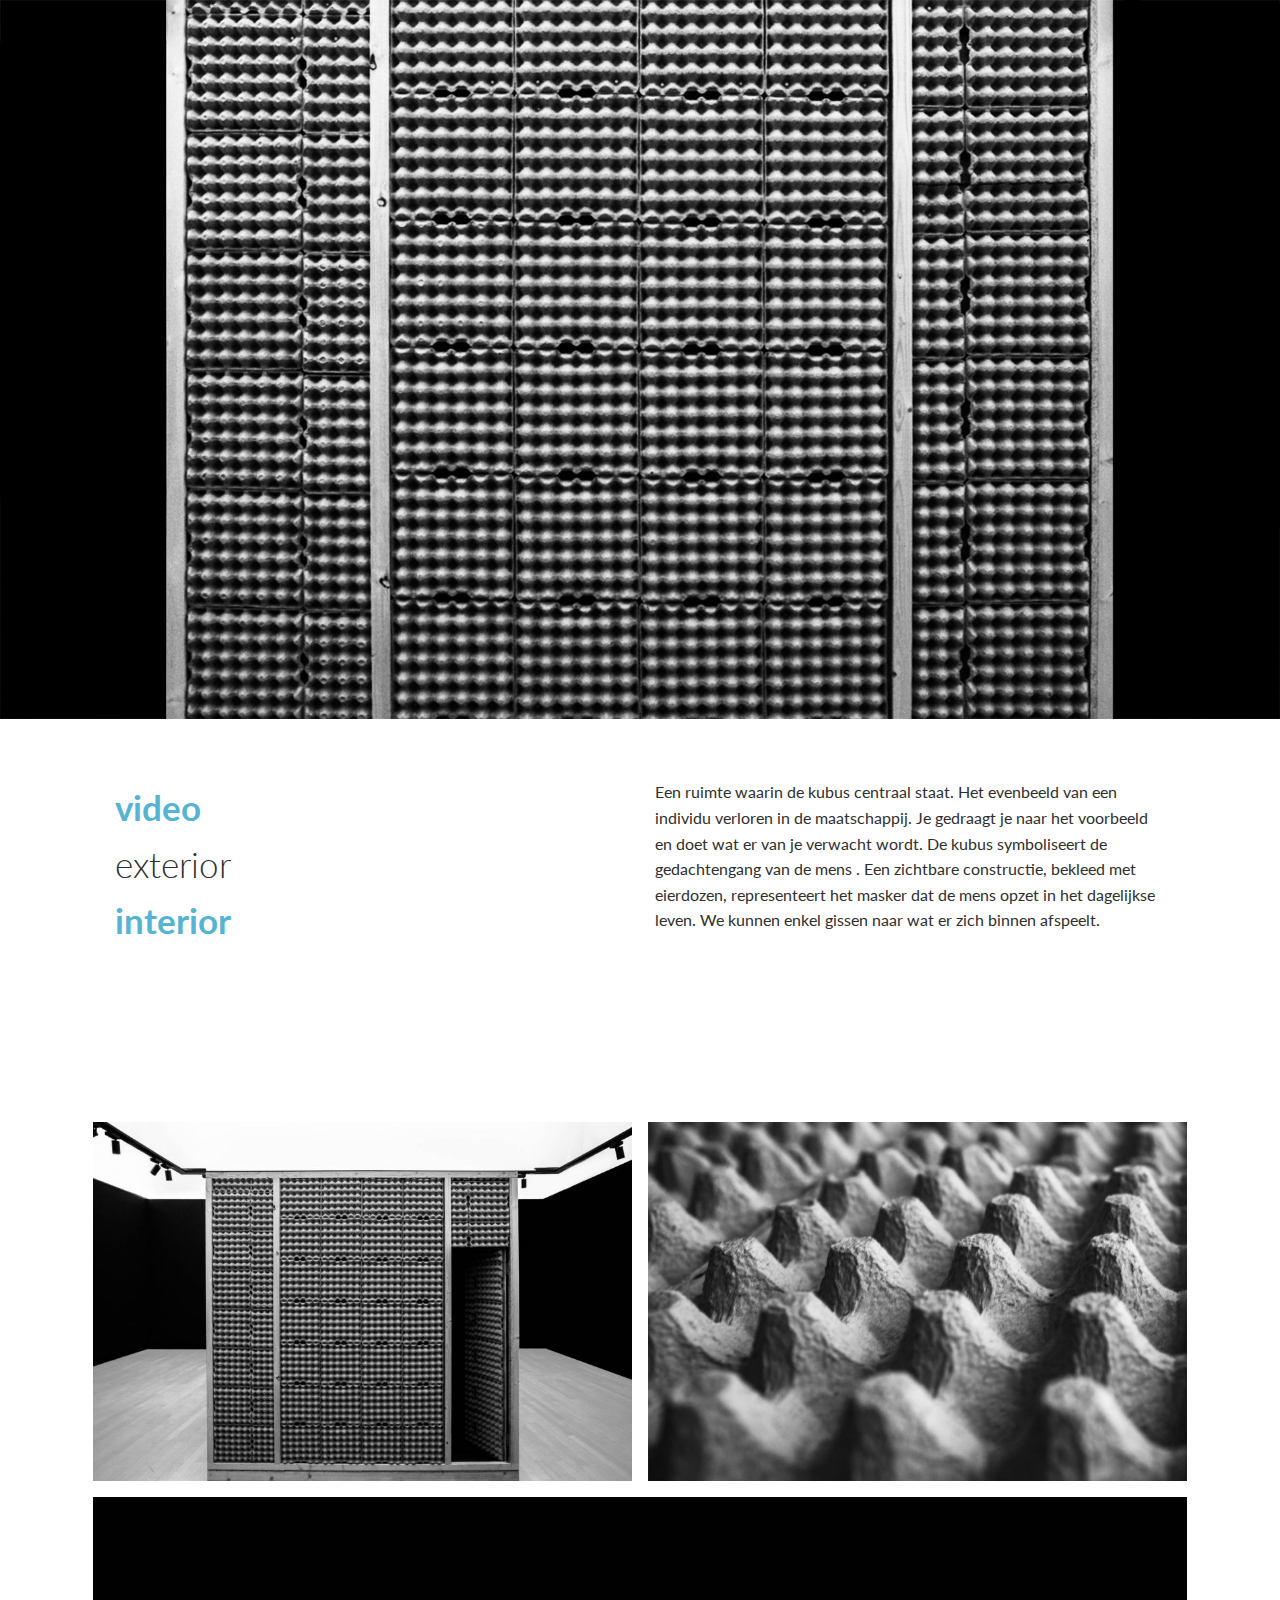
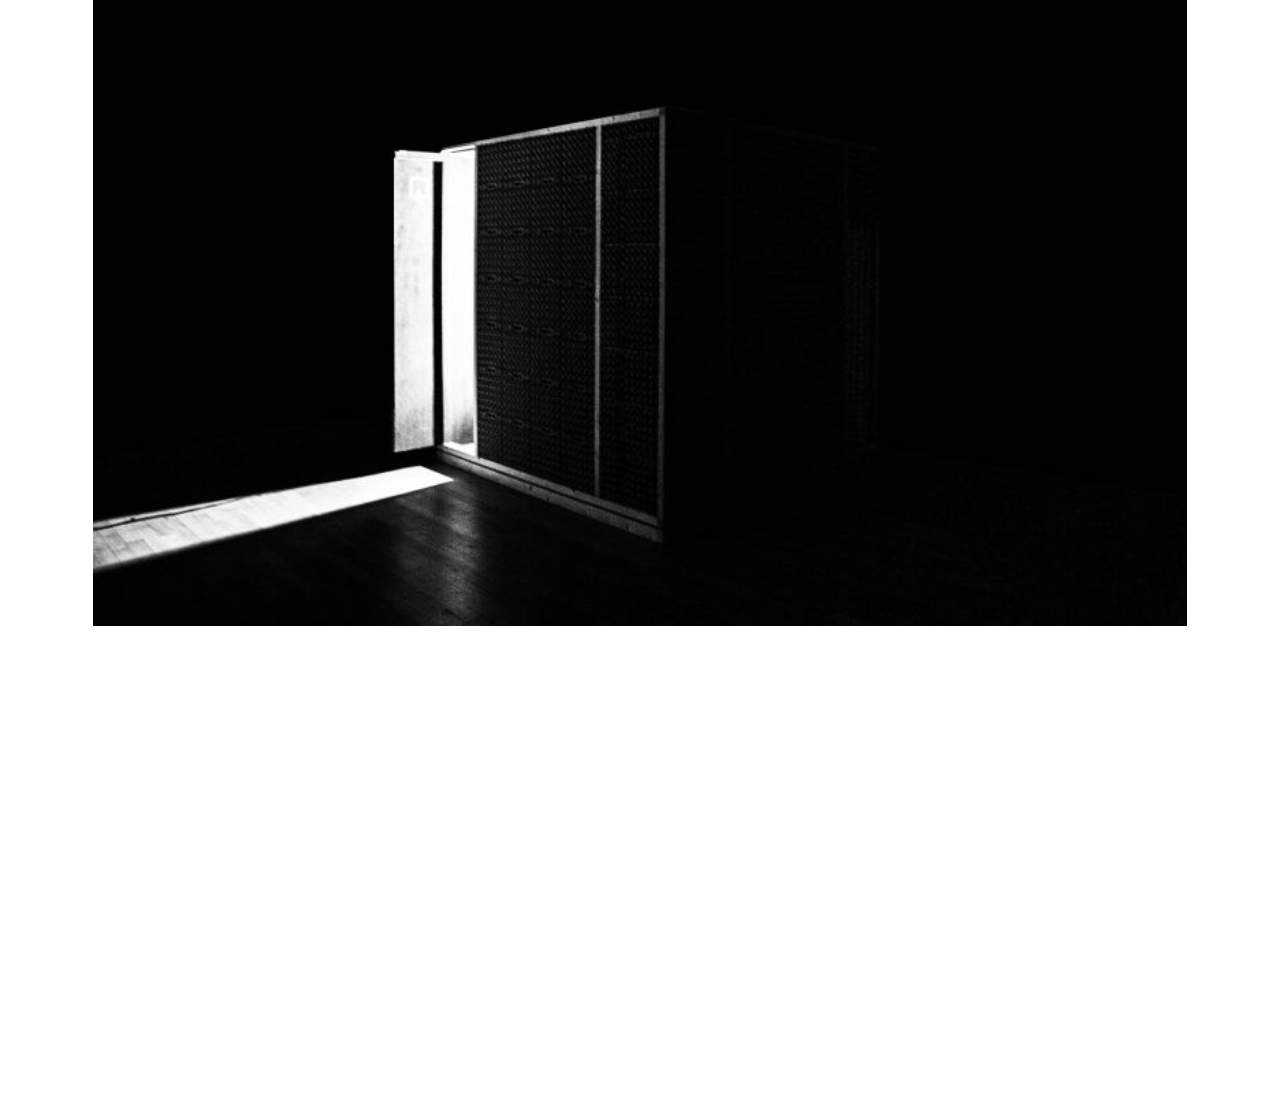
<file: page11.html>
<!DOCTYPE html>
<html  >
<head>
  <!-- Site made with Mobirise Website Builder v4.11.5, https://mobirise.com -->
  <meta charset="UTF-8">
  <meta http-equiv="X-UA-Compatible" content="IE=edge">
  <meta name="generator" content="Mobirise v4.11.5, mobirise.com">
  <meta name="viewport" content="width=device-width, initial-scale=1, minimum-scale=1">
  <link rel="shortcut icon" href="assets/images/logo-ca-va-transparant-website-148x148.png" type="image/x-icon">
  <meta name="description" content="Website Builder Description">
  
  <title>exterior</title>
  <link rel="stylesheet" href="assets/web/assets/mobirise-icons2/mobirise2.css">
  <link rel="stylesheet" href="assets/web/assets/mobirise-icons/mobirise-icons.css">
  <link rel="stylesheet" href="assets/bootstrap/css/bootstrap.min.css">
  <link rel="stylesheet" href="assets/bootstrap/css/bootstrap-grid.min.css">
  <link rel="stylesheet" href="assets/bootstrap/css/bootstrap-reboot.min.css">
  <link rel="stylesheet" href="assets/animatecss/animate.min.css">
  <link rel="stylesheet" href="assets/tether/tether.min.css">
  <link rel="stylesheet" href="assets/dropdown/css/style.css">
  <link rel="stylesheet" href="assets/theme/css/style.css">
  <link rel="stylesheet" href="assets/gallery/style.css">
  <link rel="preload" as="style" href="assets/mobirise/css/mbr-additional.css"><link rel="stylesheet" href="assets/mobirise/css/mbr-additional.css" type="text/css">
  
  
  
</head>
<body>
  <section class="menu cid-rMsWLbLxpQ" once="menu" id="menu1-5i">

    

    <nav class="navbar navbar-expand beta-menu navbar-dropdown align-items-center collapsed bg-color transparent">
        <button class="navbar-toggler navbar-toggler-right" type="button" data-toggle="collapse" data-target="#navbarSupportedContent" aria-controls="navbarSupportedContent" aria-expanded="false" aria-label="Toggle navigation">
            <div class="hamburger">
                <span></span>
                <span></span>
                <span></span>
                <span></span>
            </div>
        </button>
        <div class="menu-logo">
            <div class="navbar-brand">
                
                
            </div>
        </div>
        <div class="collapse navbar-collapse" id="navbarSupportedContent">
            <ul class="navbar-nav nav-dropdown nav-right navbar-nav-top-padding" data-app-modern-menu="true"><li class="nav-item">
                    <a class="nav-link link text-black display-7" href="index.html">home</a>
                </li><li class="nav-item"><a class="nav-link link text-black display-7" href="page1.html">process</a></li><li class="nav-item"><a class="nav-link link text-black display-7" href="page2.html">work</a></li><li class="nav-item"><a class="nav-link link text-black display-7" href="page3.html">team</a></li></ul>
            
        </div>
    </nav>
</section>

<section class="engine"><a href="https://mobirise.info/n">simple website templates</a></section><section class="cid-rMJvU2gU8X" id="image2-6v">

    

    <figure class="mbr-figure">
        <div class="image-block" style="width: 100%;">
            <img src="assets/images/2-1920x1079.jpg" alt="Mobirise" title="">
            
        </div>
    </figure>
</section>

<section class="mbr-section article content3 cid-rMziqaKhpx" id="content3-5l">
      
     

    <div class="container">
        <div class="media-container-row">
            <div class="row col-12 col-md-12">
                <div class="col-12 mbr-text mbr-fonts-style col-md-6 display-2">
                     <p><a href="page2.html"><strong>video</strong></a><br>exterior<br><a href="page10.html"><strong>interior</strong></a></p>
                </div>
                <div class="col-12 mbr-text mbr-fonts-style display-5 col-md-6">
                     <p>Een ruimte waarin de kubus centraal staat. Het evenbeeld van een individu verloren in de maatschappij. Je gedraagt je naar het voorbeeld en doet wat er van je verwacht wordt. De kubus symboliseert de gedachtengang van de mens . Een zichtbare constructie, bekleed met eierdozen, representeert het masker dat de mens opzet in het dagelijkse leven. We kunnen enkel gissen naar wat er zich binnen afspeelt.</p>
                </div>
                
            </div>
        </div>
    </div>
</section>

<section class="mbr-gallery mbr-slider-carousel cid-rMJVlLj7pk" id="gallery4-6x">

    

    <div class="container">
        <div><!-- Gallery --><div class="gallery-row"><div class="mbr-gallery-layout-default"><div><div class="row-first row justify-content-center m-0"><div class="mbr-gallery-item col-lg-6 col-md-6 col-sm-12 p-2" data-video-url="false"><div href="#lb-gallery4-6x" data-slide-to="0" data-toggle="modal"><img src="assets/images/4-1920x1280-800x533.jpg" alt="" title=""><span class="icon-focus"></span></div></div><div class="mbr-gallery-item col-lg-6 col-md-6 col-sm-12 p-2" data-video-url="false"><div href="#lb-gallery4-6x" data-slide-to="1" data-toggle="modal"><img src="assets/images/7-1920x1280-800x533.jpg" alt="" title=""><span class="icon-focus"></span></div></div></div><div class="row-second row justify-content-center m-0"></div></div><div class="clearfix"></div></div></div><!-- Lightbox --><div data-app-prevent-settings="" class="mbr-slider modal fade carousel slide" tabindex="-1" data-keyboard="true" data-interval="false" id="lb-gallery4-6x"><div class="modal-dialog"><div class="modal-content"><div class="modal-body"><div class="carousel-inner"><div class="carousel-item active"><img src="assets/images/4-1920x1280.jpg" alt="" title=""></div><div class="carousel-item"><img src="assets/images/7-1920x1280.jpg" alt="" title=""></div></div><a class="carousel-control carousel-control-prev" role="button" data-slide="prev" href="#lb-gallery4-6x"><span class="mbri-left mbr-iconfont" aria-hidden="true"></span><span class="sr-only">Previous</span></a><a class="carousel-control carousel-control-next" role="button" data-slide="next" href="#lb-gallery4-6x"><span class="mbri-right mbr-iconfont" aria-hidden="true"></span><span class="sr-only">Next</span></a><a class="close" href="#" role="button" data-dismiss="modal"><span class="sr-only">Close</span></a></div></div></div></div></div>
    </div>

</section>

<section class="mbr-gallery mbr-slider-carousel cid-rMJWG4QXnJ" id="gallery4-6y">

    

    <div class="container">
        <div><!-- Gallery --><div class="gallery-row"><div class="mbr-gallery-layout-default"><div><div class="row-first row justify-content-center m-0"><div class="mbr-gallery-item col-lg-12 col-md-6 col-sm-12 p-2" data-video-url="false"><div href="#lb-gallery4-6y" data-slide-to="0" data-toggle="modal"><img src="assets/images/8-1920x1280-800x533.jpg" alt="" title=""><span class="icon-focus"></span></div></div></div><div class="row-second row justify-content-center m-0"></div></div><div class="clearfix"></div></div></div><!-- Lightbox --><div data-app-prevent-settings="" class="mbr-slider modal fade carousel slide" tabindex="-1" data-keyboard="true" data-interval="false" id="lb-gallery4-6y"><div class="modal-dialog"><div class="modal-content"><div class="modal-body"><div class="carousel-inner"><div class="carousel-item active"><img src="assets/images/8-1920x1280.jpg" alt="" title=""></div></div><a class="carousel-control carousel-control-prev" role="button" data-slide="prev" href="#lb-gallery4-6y"><span class="mbri-left mbr-iconfont" aria-hidden="true"></span><span class="sr-only">Previous</span></a><a class="carousel-control carousel-control-next" role="button" data-slide="next" href="#lb-gallery4-6y"><span class="mbri-right mbr-iconfont" aria-hidden="true"></span><span class="sr-only">Next</span></a><a class="close" href="#" role="button" data-dismiss="modal"><span class="sr-only">Close</span></a></div></div></div></div></div>
    </div>

</section>

<section class="mbr-section content8 cid-rMJYLZhBDG" id="content8-70">

    

    <div class="container">
        <div class="media-container-row title">
            <div class="col-12 col-md-8">
                <div class="mbr-section-btn align-center"><a class="btn btn-white-outline display-7" href="#top"><span class="mobi-mbri mobi-mbri-arrow-up mbr-iconfont mbr-iconfont-btn" style="font-size: 35px; color: rgb(85, 180, 212);"></span></a></div>
            </div>
        </div>
    </div>
</section>

<section class="services6 cid-rMUhT40rs2" id="services6-7g">
    <!---->
    
    <!---->
    <!--Overlay-->
    
    <!--Container-->
    <div class="container">
        <div class="row">
            <!--Titles-->
            <div class="title col-12">
                
                
            </div>
            <!--Card-1-->
            <div class="card col-12">
                <div class="card-wrapper media-container-row media-container-row">
                    <div class="card-box">
                        <div class="row">
                            <div class="col-12 col-md-2">
                                <!--Image-->
                                <div class="mbr-figure">
                                    <a href="index.html"><img src="assets/images/logo-ca-va-transparant-website-klein-300x300.png" alt="Mobirise" title=""></a>
                                </div>
                            </div>
                            <div class="col-12 col-md-10">
                                <div class="wrapper">
                                    
                                    <div class="bottom-line">
                                        
                                    </div>
                                </div>
                            </div>
                        </div>
                    </div>
                </div>
            </div>
            <!--Card-2-->
            
            <!--Card-3-->
            
            <!--Card-4-->
            
            <!--Card-5-->
            
            <!--Card-6-->
            
        </div>
    </div>
</section>

<section class="cid-rMJxSVE9nz" id="image2-6w">

    

    <figure class="mbr-figure">
        <div class="image-block" style="width: 100%;">
            <img src="assets/images/banner-1-1920x99.jpg" alt="Mobirise" title="">
            
        </div>
    </figure>
</section>

<section once="footers" class="cid-rMJZA7cesD" id="footer6-71">

    

    

    <div class="container">
        <div class="media-container-row align-center mbr-white">
            <div class="col-12">
                <p class="mbr-text mb-0 mbr-fonts-style display-7">
                    © Copyright çava 2019</p>
            </div>
        </div>
    </div>
</section>


  <script src="assets/popper/popper.min.js"></script>
  <script src="assets/web/assets/jquery/jquery.min.js"></script>
  <script src="assets/bootstrap/js/bootstrap.min.js"></script>
  <script src="assets/masonry/masonry.pkgd.min.js"></script>
  <script src="assets/imagesloaded/imagesloaded.pkgd.min.js"></script>
  <script src="assets/viewportchecker/jquery.viewportchecker.js"></script>
  <script src="assets/bootstrapcarouselswipe/bootstrap-carousel-swipe.js"></script>
  <script src="assets/smoothscroll/smooth-scroll.js"></script>
  <script src="assets/vimeoplayer/jquery.mb.vimeo_player.js"></script>
  <script src="assets/tether/tether.min.js"></script>
  <script src="assets/dropdown/js/nav-dropdown.js"></script>
  <script src="assets/dropdown/js/navbar-dropdown.js"></script>
  <script src="assets/touchswipe/jquery.touch-swipe.min.js"></script>
  <script src="assets/theme/js/script.js"></script>
  <script src="assets/slidervideo/script.js"></script>
  <script src="assets/gallery/player.min.js"></script>
  <script src="assets/gallery/script.js"></script>
  
  
  <input name="animation" type="hidden">
  </body>
</html>
</file>
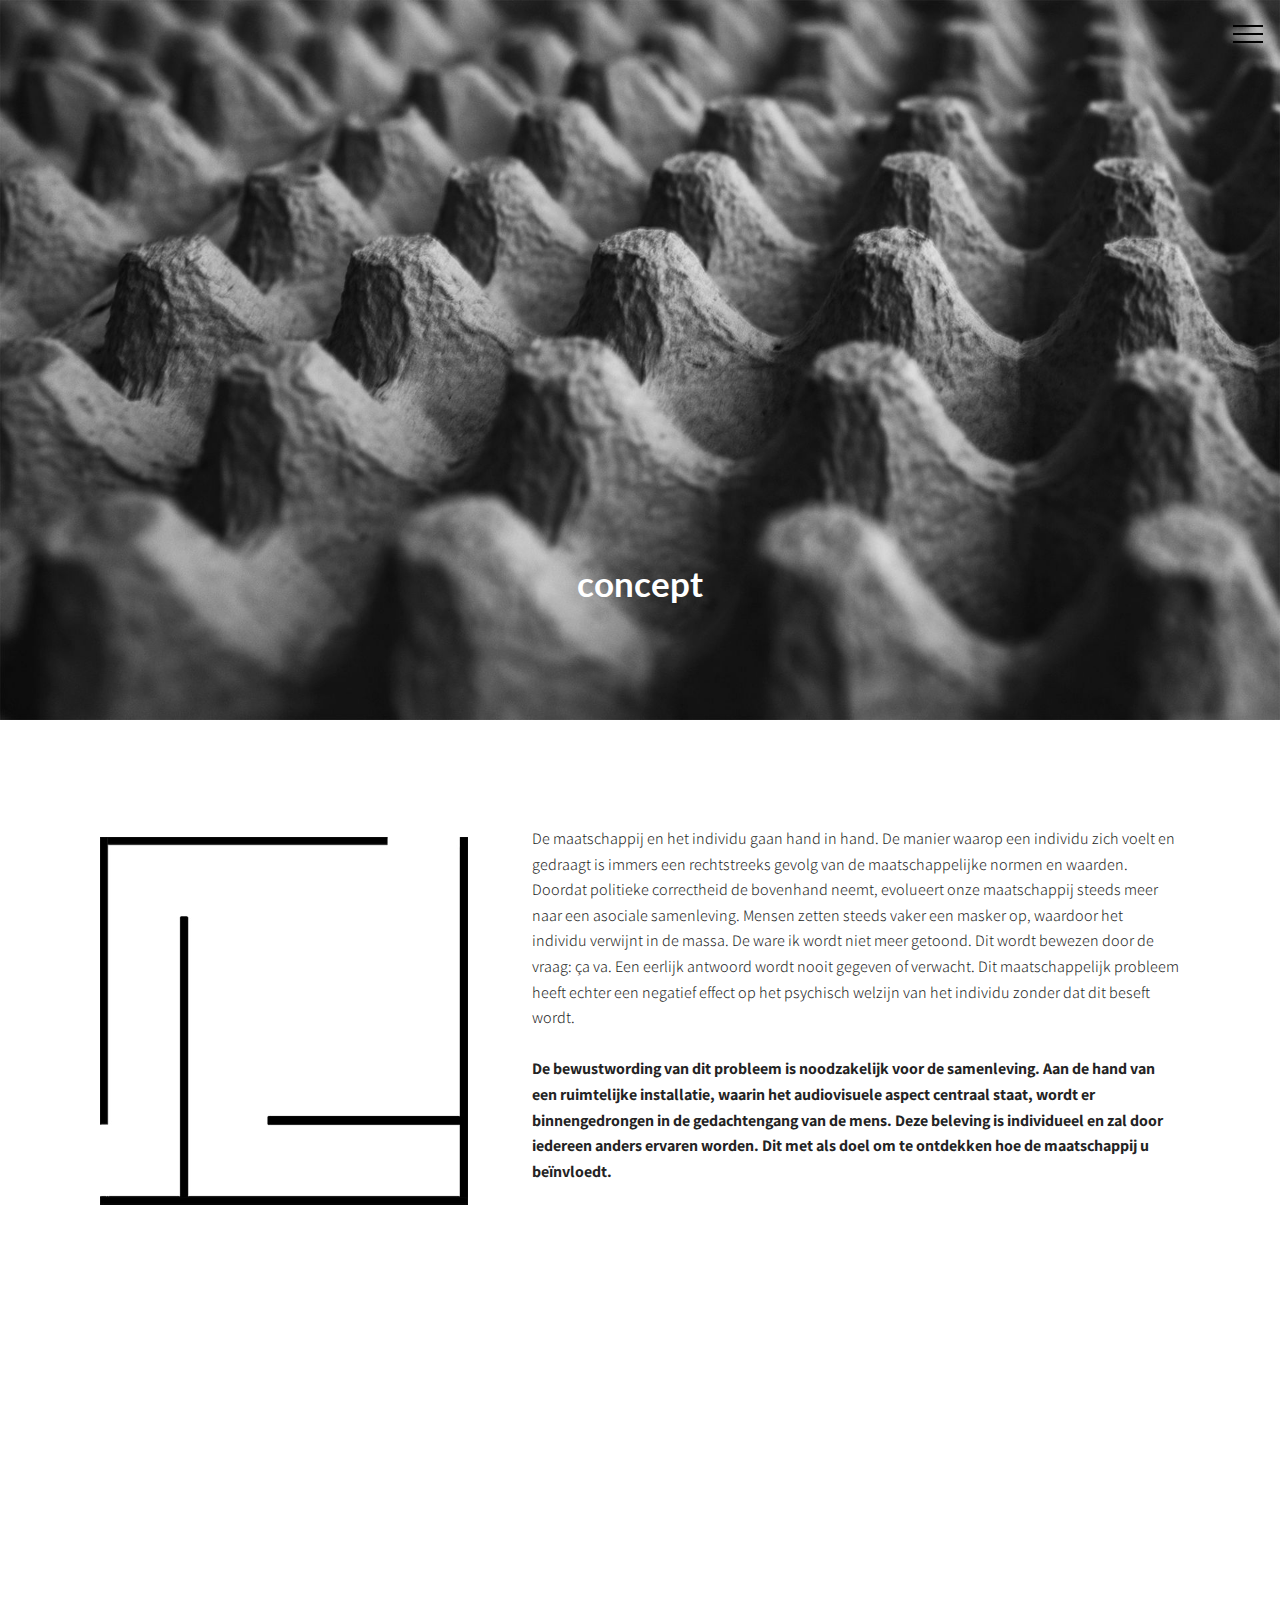
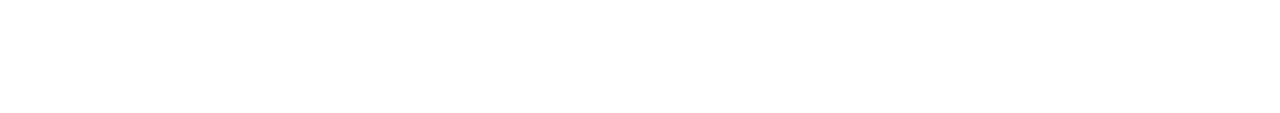
<file: page12.html>
<!DOCTYPE html>
<html  >
<head>
  <!-- Site made with Mobirise Website Builder v4.11.5, https://mobirise.com -->
  <meta charset="UTF-8">
  <meta http-equiv="X-UA-Compatible" content="IE=edge">
  <meta name="generator" content="Mobirise v4.11.5, mobirise.com">
  <meta name="viewport" content="width=device-width, initial-scale=1, minimum-scale=1">
  <link rel="shortcut icon" href="assets/images/logo-ca-va-transparant-website-148x148.png" type="image/x-icon">
  <meta name="description" content="Web Page Builder Description">
  
  <title>concept</title>
  <link rel="stylesheet" href="assets/web/assets/mobirise-icons2/mobirise2.css">
  <link rel="stylesheet" href="assets/web/assets/mobirise-icons/mobirise-icons.css">
  <link rel="stylesheet" href="assets/bootstrap/css/bootstrap.min.css">
  <link rel="stylesheet" href="assets/bootstrap/css/bootstrap-grid.min.css">
  <link rel="stylesheet" href="assets/bootstrap/css/bootstrap-reboot.min.css">
  <link rel="stylesheet" href="assets/animatecss/animate.min.css">
  <link rel="stylesheet" href="assets/tether/tether.min.css">
  <link rel="stylesheet" href="assets/dropdown/css/style.css">
  <link rel="stylesheet" href="assets/theme/css/style.css">
  <link rel="preload" as="style" href="assets/mobirise/css/mbr-additional.css"><link rel="stylesheet" href="assets/mobirise/css/mbr-additional.css" type="text/css">
  
  
  
</head>
<body>
  <section class="menu cid-rMsWLbLxpQ" once="menu" id="menu1-68">

    

    <nav class="navbar navbar-expand beta-menu navbar-dropdown align-items-center collapsed bg-color transparent">
        <button class="navbar-toggler navbar-toggler-right" type="button" data-toggle="collapse" data-target="#navbarSupportedContent" aria-controls="navbarSupportedContent" aria-expanded="false" aria-label="Toggle navigation">
            <div class="hamburger">
                <span></span>
                <span></span>
                <span></span>
                <span></span>
            </div>
        </button>
        <div class="menu-logo">
            <div class="navbar-brand">
                
                
            </div>
        </div>
        <div class="collapse navbar-collapse" id="navbarSupportedContent">
            <ul class="navbar-nav nav-dropdown nav-right navbar-nav-top-padding" data-app-modern-menu="true"><li class="nav-item">
                    <a class="nav-link link text-black display-7" href="index.html">home</a>
                </li><li class="nav-item"><a class="nav-link link text-black display-7" href="page1.html">process</a></li><li class="nav-item"><a class="nav-link link text-black display-7" href="page2.html">work</a></li><li class="nav-item"><a class="nav-link link text-black display-7" href="page3.html">team</a></li></ul>
            
        </div>
    </nav>
</section>

<section class="engine"><a href="https://mobirise.info/h">create a web page</a></section><section class="cid-rMDFfyvWhz" id="image2-6f">

    

    <figure class="mbr-figure">
        <div class="image-block" style="width: 100%;">
            <img src="assets/images/head-1920x1080.jpg" alt="Mobirise" title="">
            <figcaption class="mbr-figure-caption mbr-figure-caption-over">
                <div class="pb-5 px-3 mbr-white align-center mbr-fonts-style display-2"><a href="#top" class="text-secondary"><strong>concept</strong></a><br><br><strong><br></strong></div>
            </figcaption>
        </div>
    </figure>
</section>

<section class="features11 cid-rMDHQlEq8f" id="features11-6h">

    

    

    <div class="container">   
        <div class="col-md-12">
            <div class="media-container-row">
                <div class="mbr-figure m-auto" style="width: 40%;">
                    <img src="assets/images/concept-736x736.jpg" alt="Mobirise" title="">
                </div>
                <div class=" align-left aside-content">
                    
                    <div class="mbr-section-text">
                        <p class="mbr-text mb-5 pt-3 mbr-light mbr-fonts-style display-7">De maatschappij en het individu gaan hand in hand. De manier waarop een individu zich voelt en gedraagt is immers een rechtstreeks gevolg van de maatschappelijke normen en waarden. Doordat politieke correctheid de bovenhand neemt, evolueert onze maatschappij steeds meer naar een asociale samenleving. Mensen zetten steeds vaker een masker op, waardoor het individu verwijnt in de massa. De ware ik wordt niet meer getoond. Dit wordt bewezen door de vraag: ça va. Een eerlijk antwoord wordt nooit gegeven of verwacht. Dit maatschappelijk probleem heeft echter een negatief effect op het psychisch welzijn van het individu zonder dat dit beseft wordt.<br><br><strong>De bewustwording van dit probleem is noodzakelijk voor de samenleving. Aan de hand van een ruimtelijke installatie, waarin het audiovisuele aspect centraal staat, wordt er binnengedrongen in de gedachtengang van de mens. Deze beleving is individueel en zal door iedereen anders ervaren worden. Dit met als doel om te ontdekken hoe de maatschappij u beïnvloedt.</strong><br></p>
                    </div>

                    
                </div>
            </div>
        </div> 
    </div>          
</section>

<section class="mbr-section content8 cid-rMDNQtQRR9" id="content8-6i">

    

    <div class="container">
        <div class="media-container-row title">
            <div class="col-12 col-md-8">
                <div class="mbr-section-btn align-center"><a class="btn btn-white-outline display-7" href="#top"><span class="mobi-mbri mobi-mbri-arrow-up mbr-iconfont mbr-iconfont-btn" style="font-size: 35px; color: rgb(85, 180, 212);"></span></a></div>
            </div>
        </div>
    </div>
</section>

<section class="services6 cid-rMUgEOU0RA" id="services6-7b">
    <!---->
    
    <!---->
    <!--Overlay-->
    
    <!--Container-->
    <div class="container">
        <div class="row">
            <!--Titles-->
            <div class="title col-12">
                
                
            </div>
            <!--Card-1-->
            <div class="card col-12">
                <div class="card-wrapper media-container-row media-container-row">
                    <div class="card-box">
                        <div class="row">
                            <div class="col-12 col-md-2">
                                <!--Image-->
                                <div class="mbr-figure">
                                    <a href="index.html"><img src="assets/images/logo-ca-va-transparant-website-klein-300x300.png" alt="Mobirise" title=""></a>
                                </div>
                            </div>
                            <div class="col-12 col-md-10">
                                <div class="wrapper">
                                    
                                    <div class="bottom-line">
                                        
                                    </div>
                                </div>
                            </div>
                        </div>
                    </div>
                </div>
            </div>
            <!--Card-2-->
            
            <!--Card-3-->
            
            <!--Card-4-->
            
            <!--Card-5-->
            
            <!--Card-6-->
            
        </div>
    </div>
</section>

<section class="cid-rMDRMZ7o3u" id="image2-6j">

    

    <figure class="mbr-figure">
        <div class="image-block" style="width: 100%;">
            <img src="assets/images/banner-1920x100.jpg" alt="Mobirise" title="">
            
        </div>
    </figure>
</section>

<section once="footers" class="cid-rMJZA7cesD" id="footer6-71">

    

    

    <div class="container">
        <div class="media-container-row align-center mbr-white">
            <div class="col-12">
                <p class="mbr-text mb-0 mbr-fonts-style display-7">
                    © Copyright çava 2019</p>
            </div>
        </div>
    </div>
</section>


  <script src="assets/popper/popper.min.js"></script>
  <script src="assets/web/assets/jquery/jquery.min.js"></script>
  <script src="assets/bootstrap/js/bootstrap.min.js"></script>
  <script src="assets/smoothscroll/smooth-scroll.js"></script>
  <script src="assets/touchswipe/jquery.touch-swipe.min.js"></script>
  <script src="assets/viewportchecker/jquery.viewportchecker.js"></script>
  <script src="assets/tether/tether.min.js"></script>
  <script src="assets/dropdown/js/nav-dropdown.js"></script>
  <script src="assets/dropdown/js/navbar-dropdown.js"></script>
  <script src="assets/theme/js/script.js"></script>
  
  
  <input name="animation" type="hidden">
  </body>
</html>
</file>
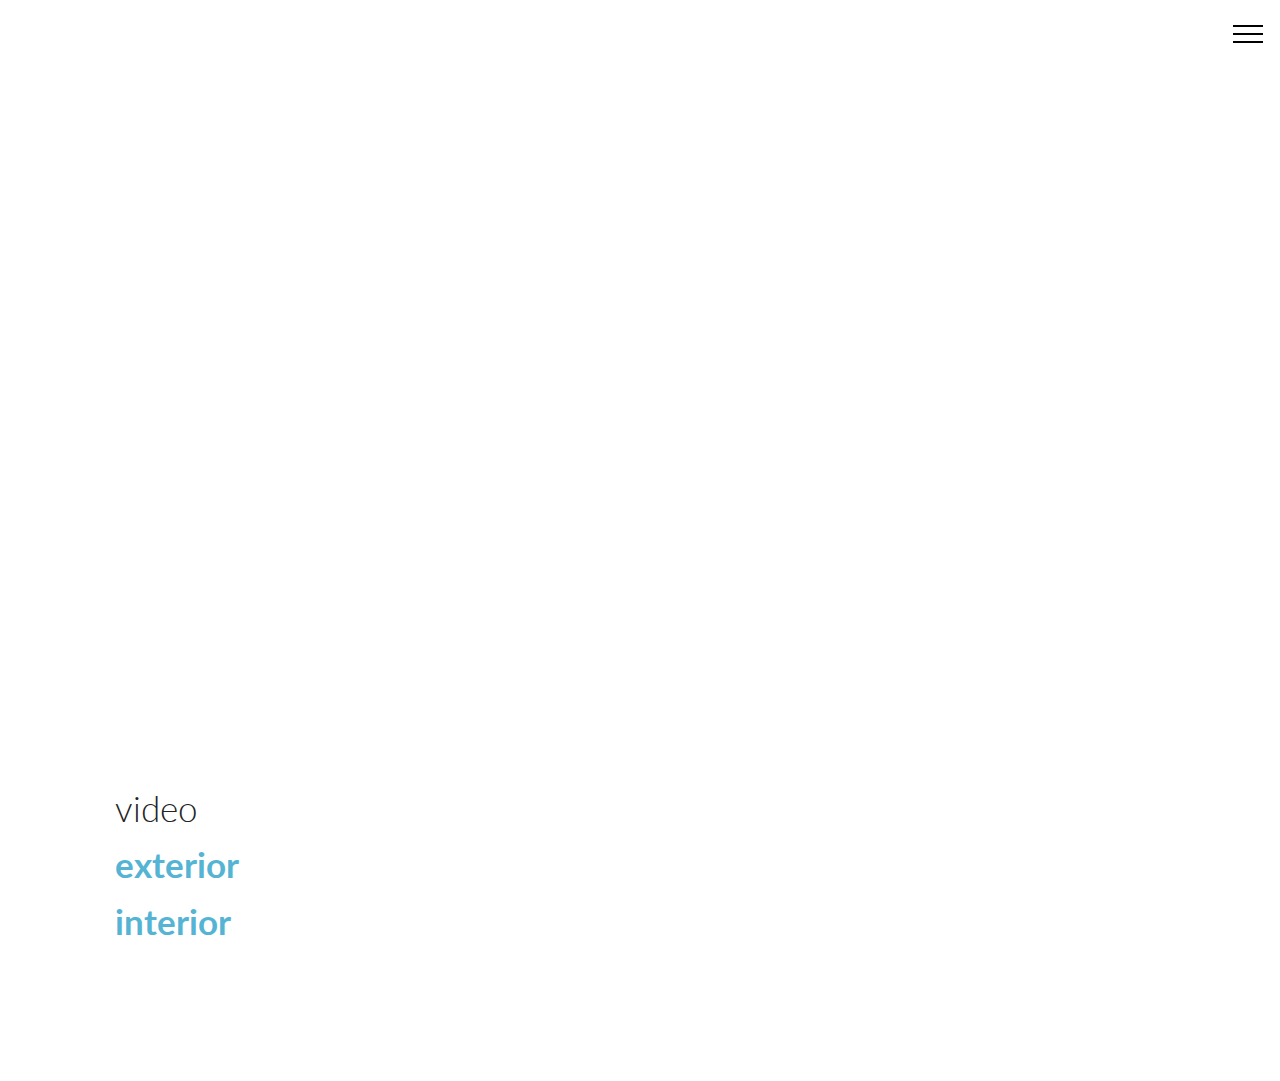
<file: page2.html>
<!DOCTYPE html>
<html  >
<head>
  <!-- Site made with Mobirise Website Builder v4.11.5, https://mobirise.com -->
  <meta charset="UTF-8">
  <meta http-equiv="X-UA-Compatible" content="IE=edge">
  <meta name="generator" content="Mobirise v4.11.5, mobirise.com">
  <meta name="viewport" content="width=device-width, initial-scale=1, minimum-scale=1">
  <link rel="shortcut icon" href="assets/images/logo-ca-va-transparant-website-148x148.png" type="image/x-icon">
  <meta name="description" content="Website Maker Description">
  
  <title>work</title>
  <link rel="stylesheet" href="assets/bootstrap/css/bootstrap.min.css">
  <link rel="stylesheet" href="assets/bootstrap/css/bootstrap-grid.min.css">
  <link rel="stylesheet" href="assets/bootstrap/css/bootstrap-reboot.min.css">
  <link rel="stylesheet" href="assets/tether/tether.min.css">
  <link rel="stylesheet" href="assets/animatecss/animate.min.css">
  <link rel="stylesheet" href="assets/dropdown/css/style.css">
  <link rel="stylesheet" href="assets/theme/css/style.css">
  <link rel="preload" as="style" href="assets/mobirise/css/mbr-additional.css"><link rel="stylesheet" href="assets/mobirise/css/mbr-additional.css" type="text/css">
  
  
  
</head>
<body>
  <section class="menu cid-rMsWLbLxpQ" once="menu" id="menu1-3m">

    

    <nav class="navbar navbar-expand beta-menu navbar-dropdown align-items-center collapsed bg-color transparent">
        <button class="navbar-toggler navbar-toggler-right" type="button" data-toggle="collapse" data-target="#navbarSupportedContent" aria-controls="navbarSupportedContent" aria-expanded="false" aria-label="Toggle navigation">
            <div class="hamburger">
                <span></span>
                <span></span>
                <span></span>
                <span></span>
            </div>
        </button>
        <div class="menu-logo">
            <div class="navbar-brand">
                
                
            </div>
        </div>
        <div class="collapse navbar-collapse" id="navbarSupportedContent">
            <ul class="navbar-nav nav-dropdown nav-right navbar-nav-top-padding" data-app-modern-menu="true"><li class="nav-item">
                    <a class="nav-link link text-black display-7" href="index.html">home</a>
                </li><li class="nav-item"><a class="nav-link link text-black display-7" href="page1.html">process</a></li><li class="nav-item"><a class="nav-link link text-black display-7" href="page2.html">work</a></li><li class="nav-item"><a class="nav-link link text-black display-7" href="page3.html">team</a></li></ul>
            
        </div>
    </nav>
</section>

<section class="engine"><a href="https://mobirise.info/z">best free css templates</a></section><section class="cid-rMTWna8Q8q" id="video2-72">

    
    
    <figure class="mbr-figure align-center">
        <div class="video-block" style="width: 100%;">
            <div><iframe class="mbr-embedded-video" src="https://player.vimeo.com/video/383296672?autoplay=1&amp;loop=1" width="1280" height="720" frameborder="0" allowfullscreen></iframe></div>
        </div>
    </figure>
</section>

<section class="mbr-section article content3 cid-rMzguGcuIz" id="content3-5f">
      
     

    <div class="container">
        <div class="media-container-row">
            <div class="row col-12 col-md-12">
                <div class="col-12 mbr-text mbr-fonts-style col-md-6 display-2">
                     <p>video<br><strong><a href="page11.html"><b>exterior</b></a><br><a href="page10.html"><b>interior</b></a></strong><br></p>
                </div>
                <div class="col-12 mbr-text mbr-fonts-style display-5 col-md-6">
                     <p><br></p>
                </div>
                
            </div>
        </div>
    </div>
</section>

<section once="footers" class="cid-rMJZA7cesD" id="footer6-71">

    

    

    <div class="container">
        <div class="media-container-row align-center mbr-white">
            <div class="col-12">
                <p class="mbr-text mb-0 mbr-fonts-style display-7">
                    © Copyright çava 2019</p>
            </div>
        </div>
    </div>
</section>


  <script src="assets/web/assets/jquery/jquery.min.js"></script>
  <script src="assets/popper/popper.min.js"></script>
  <script src="assets/bootstrap/js/bootstrap.min.js"></script>
  <script src="assets/tether/tether.min.js"></script>
  <script src="assets/smoothscroll/smooth-scroll.js"></script>
  <script src="assets/viewportchecker/jquery.viewportchecker.js"></script>
  <script src="assets/dropdown/js/nav-dropdown.js"></script>
  <script src="assets/dropdown/js/navbar-dropdown.js"></script>
  <script src="assets/touchswipe/jquery.touch-swipe.min.js"></script>
  <script src="assets/theme/js/script.js"></script>
  
  
  <input name="animation" type="hidden">
  </body>
</html>
</file>
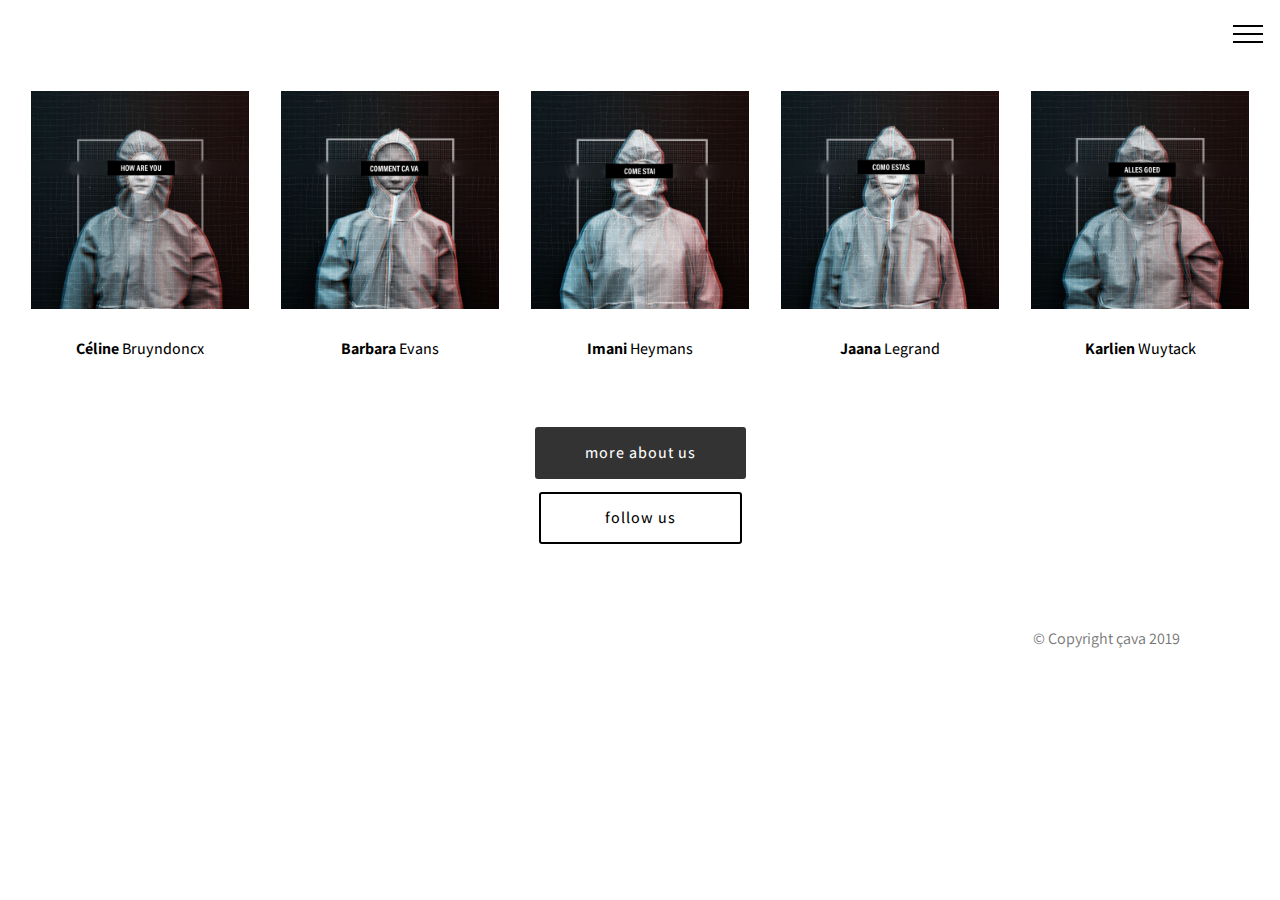
<file: page3.html>
<!DOCTYPE html>
<html  >
<head>
  <!-- Site made with Mobirise Website Builder v4.11.5, https://mobirise.com -->
  <meta charset="UTF-8">
  <meta http-equiv="X-UA-Compatible" content="IE=edge">
  <meta name="generator" content="Mobirise v4.11.5, mobirise.com">
  <meta name="viewport" content="width=device-width, initial-scale=1, minimum-scale=1">
  <link rel="shortcut icon" href="assets/images/logo-ca-va-transparant-website-148x148.png" type="image/x-icon">
  <meta name="description" content="Website Maker Description">
  
  <title>team</title>
  <link rel="stylesheet" href="assets/bootstrap/css/bootstrap.min.css">
  <link rel="stylesheet" href="assets/bootstrap/css/bootstrap-grid.min.css">
  <link rel="stylesheet" href="assets/bootstrap/css/bootstrap-reboot.min.css">
  <link rel="stylesheet" href="assets/tether/tether.min.css">
  <link rel="stylesheet" href="assets/animatecss/animate.min.css">
  <link rel="stylesheet" href="assets/dropdown/css/style.css">
  <link rel="stylesheet" href="assets/theme/css/style.css">
  <link rel="preload" as="style" href="assets/mobirise/css/mbr-additional.css"><link rel="stylesheet" href="assets/mobirise/css/mbr-additional.css" type="text/css">
  
  
  
</head>
<body>
  <section class="menu cid-rMsWLbLxpQ" once="menu" id="menu1-3m">

    

    <nav class="navbar navbar-expand beta-menu navbar-dropdown align-items-center collapsed bg-color transparent">
        <button class="navbar-toggler navbar-toggler-right" type="button" data-toggle="collapse" data-target="#navbarSupportedContent" aria-controls="navbarSupportedContent" aria-expanded="false" aria-label="Toggle navigation">
            <div class="hamburger">
                <span></span>
                <span></span>
                <span></span>
                <span></span>
            </div>
        </button>
        <div class="menu-logo">
            <div class="navbar-brand">
                
                
            </div>
        </div>
        <div class="collapse navbar-collapse" id="navbarSupportedContent">
            <ul class="navbar-nav nav-dropdown nav-right navbar-nav-top-padding" data-app-modern-menu="true"><li class="nav-item">
                    <a class="nav-link link text-black display-7" href="index.html">home</a>
                </li><li class="nav-item"><a class="nav-link link text-black display-7" href="page1.html">process</a></li><li class="nav-item"><a class="nav-link link text-black display-7" href="page2.html">work</a></li><li class="nav-item"><a class="nav-link link text-black display-7" href="page3.html">team</a></li></ul>
            
        </div>
    </nav>
</section>

<section class="engine"><a href="https://mobirise.info/m">free site design templates</a></section><section class="features17 cid-rJHeHuO1iV" id="features17-r">
    
    

    
    <div class="container-fluid">
        <div class="media-container-row">
            <div class="card p-3 col-12 col-md-6 my-col">
                <div class="card-wrapper">
                    <div class="card-img">
                        <img src="assets/images/celine-how-are-you-540x540.jpg" alt="Mobirise" title="">
                    </div>
                    <div class="card-box">
                        <h4 class="card-title pb-3 mbr-fonts-style display-7"><strong>Céline </strong>Bruyndoncx</h4>
                        
                    </div>
                </div>
            </div>

            <div class="card p-3 col-12 col-md-6 my-col">
                <div class="card-wrapper">
                    <div class="card-img">
                        <img src="assets/images/barbara-comment-ca-va-540x540.jpg" alt="Mobirise" title="">
                    </div>
                    <div class="card-box">
                        <h4 class="card-title pb-3 mbr-fonts-style display-7"><strong>
                            Barbara </strong>Evans</h4>
                        
                    </div>
                </div>
            </div>

            <div class="card p-3 col-12 col-md-6 my-col">
                <div class="card-wrapper">
                    <div class="card-img">
                        <img src="assets/images/imani-come-stai-540x540.jpg" alt="Mobirise" title="">
                    </div>
                    <div class="card-box">
                        <h4 class="card-title pb-3 mbr-fonts-style display-7"><strong>
                            Imani </strong>Heymans</h4>
                        
                    </div>
                </div>
            </div>

            <div class="card p-3 col-12 col-md-6 my-col">
                <div class="card-wrapper">
                    <div class="card-img">
                        <img src="assets/images/jaana-como-estas-540x540.jpg" alt="Mobirise" title="">
                    </div>
                    <div class="card-box">
                        <h4 class="card-title pb-3 mbr-fonts-style display-7"><strong>
                            Jaana </strong>Legrand</h4>
                        
                    </div>
                </div>
            </div>
            <div class="card p-3 col-12 col-md-6 my-col">
                <div class="card-wrapper">
                    <div class="card-img">
                        <img src="assets/images/karlien-alles-goed-540x540.jpg" alt="Mobirise" title="">
                    </div>
                    <div class="card-box">
                        <h4 class="card-title pb-3 mbr-fonts-style display-7"><strong>
                            Karlien </strong>Wuytack</h4>
                        
                    </div>
                </div>
            </div>
            
        </div>
    </div>
</section>

<section class="mbr-section content8 cid-rJIs485d8D" id="content8-1y">

    

    <div class="container">
        <div class="media-container-row title">
            <div class="col-12 col-md-8">
                <div class="mbr-section-btn align-center"><a class="btn btn-black display-4" href="page4.html">more about us</a></div>
            </div>
        </div>
    </div>
</section>

<section class="mbr-section content8 cid-rMsF48pZTU" id="content8-3e">

    

    <div class="container">
        <div class="media-container-row title">
            <div class="col-12 col-md-8">
                <div class="mbr-section-btn align-center"><a class="btn btn-black-outline display-4" href="page5.html">&nbsp; &nbsp; follow us &nbsp; &nbsp;</a></div>
            </div>
        </div>
    </div>
</section>

<section once="footers" class="cid-rMJZA7cesD" id="footer6-71">

    

    

    <div class="container">
        <div class="media-container-row align-center mbr-white">
            <div class="col-12">
                <p class="mbr-text mb-0 mbr-fonts-style display-7">
                    © Copyright çava 2019</p>
            </div>
        </div>
    </div>
</section>


  <script src="assets/web/assets/jquery/jquery.min.js"></script>
  <script src="assets/popper/popper.min.js"></script>
  <script src="assets/bootstrap/js/bootstrap.min.js"></script>
  <script src="assets/tether/tether.min.js"></script>
  <script src="assets/smoothscroll/smooth-scroll.js"></script>
  <script src="assets/viewportchecker/jquery.viewportchecker.js"></script>
  <script src="assets/dropdown/js/nav-dropdown.js"></script>
  <script src="assets/dropdown/js/navbar-dropdown.js"></script>
  <script src="assets/touchswipe/jquery.touch-swipe.min.js"></script>
  <script src="assets/theme/js/script.js"></script>
  
  
  <input name="animation" type="hidden">
  </body>
</html>
</file>
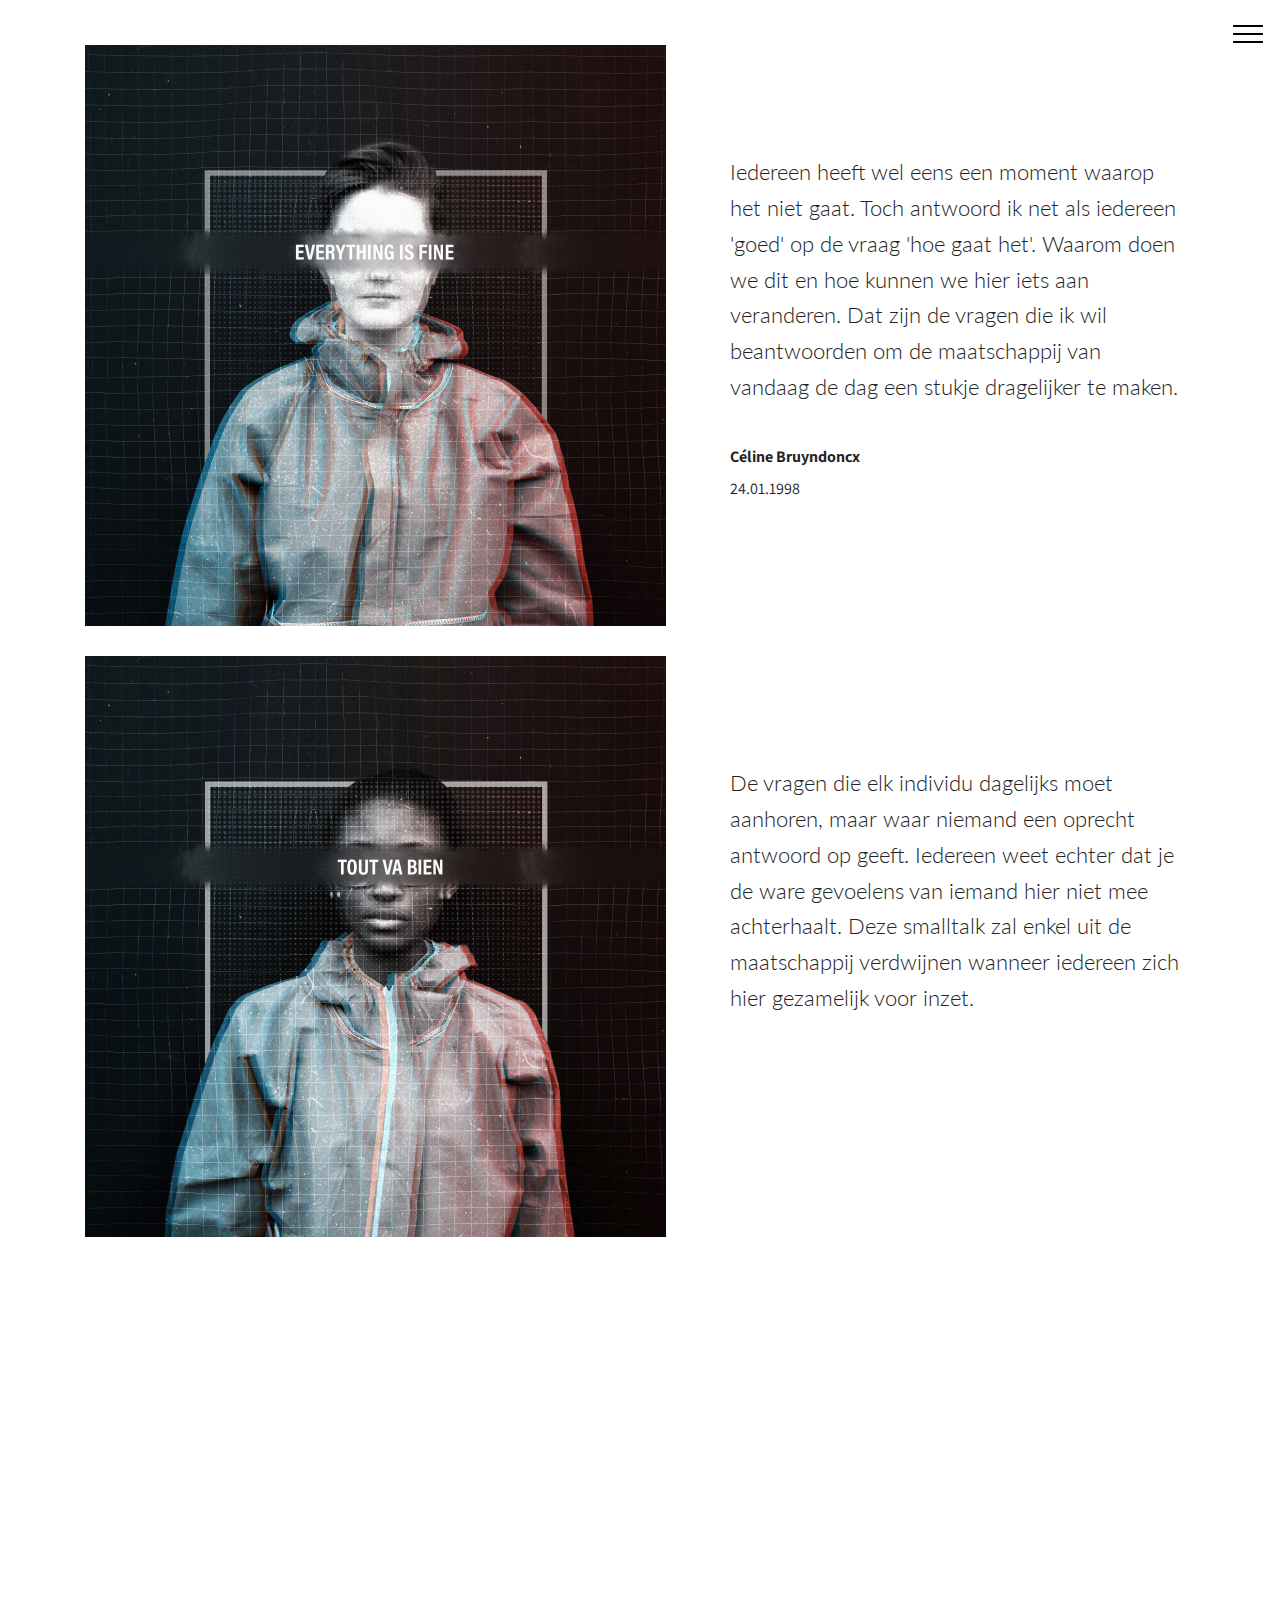
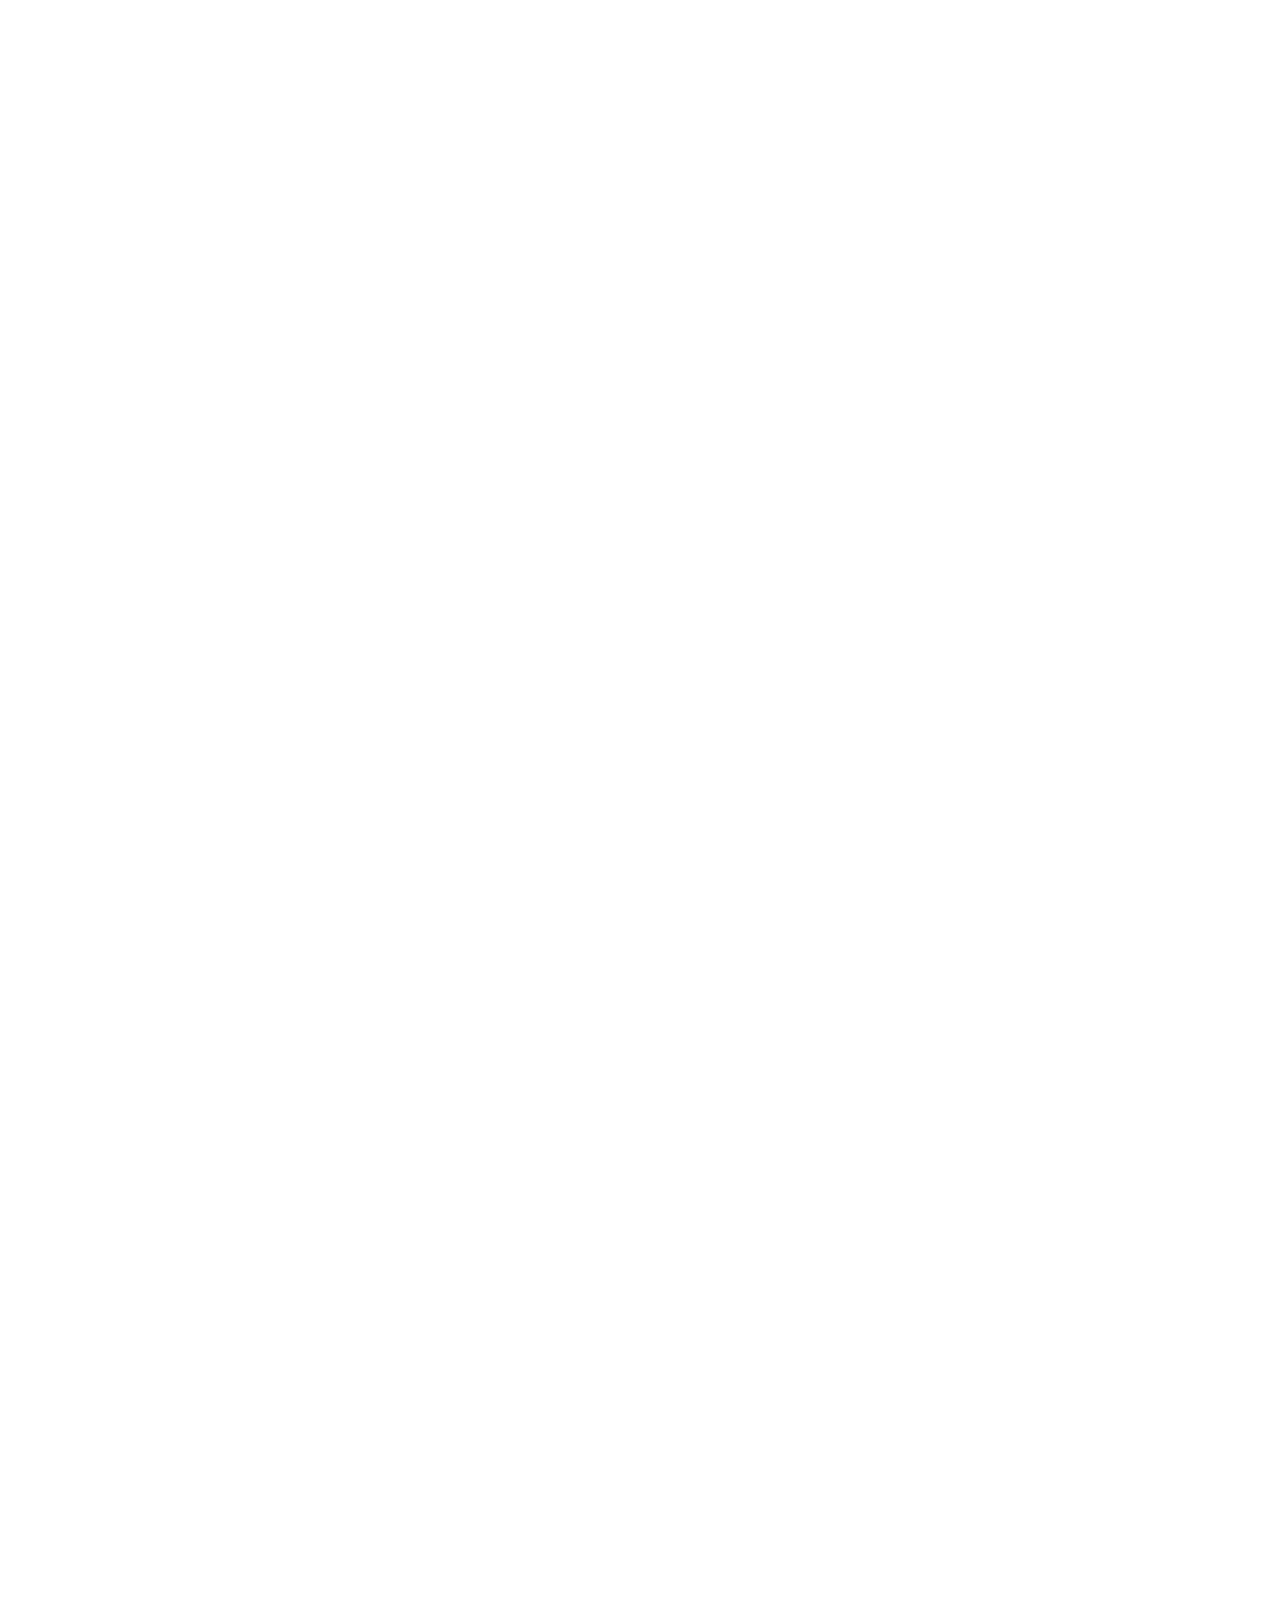
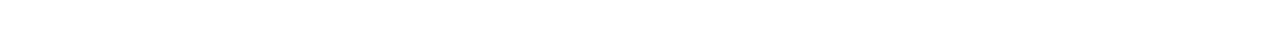
<file: page4.html>
<!DOCTYPE html>
<html  >
<head>
  <!-- Site made with Mobirise Website Builder v4.11.5, https://mobirise.com -->
  <meta charset="UTF-8">
  <meta http-equiv="X-UA-Compatible" content="IE=edge">
  <meta name="generator" content="Mobirise v4.11.5, mobirise.com">
  <meta name="viewport" content="width=device-width, initial-scale=1, minimum-scale=1">
  <link rel="shortcut icon" href="assets/images/logo-ca-va-transparant-website-148x148.png" type="image/x-icon">
  <meta name="description" content="Site Maker Description">
  
  <title>more about us</title>
  <link rel="stylesheet" href="assets/web/assets/mobirise-icons2/mobirise2.css">
  <link rel="stylesheet" href="assets/bootstrap/css/bootstrap.min.css">
  <link rel="stylesheet" href="assets/bootstrap/css/bootstrap-grid.min.css">
  <link rel="stylesheet" href="assets/bootstrap/css/bootstrap-reboot.min.css">
  <link rel="stylesheet" href="assets/tether/tether.min.css">
  <link rel="stylesheet" href="assets/dropdown/css/style.css">
  <link rel="stylesheet" href="assets/animatecss/animate.min.css">
  <link rel="stylesheet" href="assets/theme/css/style.css">
  <link rel="preload" as="style" href="assets/mobirise/css/mbr-additional.css"><link rel="stylesheet" href="assets/mobirise/css/mbr-additional.css" type="text/css">
  
  
  
</head>
<body>
  <section class="menu cid-rMsWLbLxpQ" once="menu" id="menu1-3m">

    

    <nav class="navbar navbar-expand beta-menu navbar-dropdown align-items-center collapsed bg-color transparent">
        <button class="navbar-toggler navbar-toggler-right" type="button" data-toggle="collapse" data-target="#navbarSupportedContent" aria-controls="navbarSupportedContent" aria-expanded="false" aria-label="Toggle navigation">
            <div class="hamburger">
                <span></span>
                <span></span>
                <span></span>
                <span></span>
            </div>
        </button>
        <div class="menu-logo">
            <div class="navbar-brand">
                
                
            </div>
        </div>
        <div class="collapse navbar-collapse" id="navbarSupportedContent">
            <ul class="navbar-nav nav-dropdown nav-right navbar-nav-top-padding" data-app-modern-menu="true"><li class="nav-item">
                    <a class="nav-link link text-black display-7" href="index.html">home</a>
                </li><li class="nav-item"><a class="nav-link link text-black display-7" href="page1.html">process</a></li><li class="nav-item"><a class="nav-link link text-black display-7" href="page2.html">work</a></li><li class="nav-item"><a class="nav-link link text-black display-7" href="page3.html">team</a></li></ul>
            
        </div>
    </nav>
</section>

<section class="engine"><a href="https://mobirise.info/u">bootstrap responsive templates</a></section><section class="testimonials2 cid-rJIzzdoVKh" id="testimonials2-2c">

    

    

    <div class="container">
        <div class="media-container-row">
            <div class="mbr-figure pr-lg-5" style="width: 130%;">
              <img src="assets/images/celine-everything-is-fine-1162x1162.jpg" alt="" title="">
            </div>
            <div class="media-content px-3 align-self-center mbr-white py-2">
                    <p class="mbr-text testimonial-text mbr-fonts-style display-1"><span style="font-style: normal;">Iedereen heeft wel eens een moment waarop het niet gaat. Toch antwoord ik net als iedereen 'goed' op de vraag 'hoe gaat het'. Waarom doen we dit en hoe kunnen we hier iets aan veranderen. Dat zijn de vragen die ik wil beantwoorden om de maatschappij van vandaag de dag een stukje dragelijker te maken.</span><span style="font-style: normal;"><br></span></p>
                    <p class="mbr-author-name pt-4 mb-2 mbr-fonts-style display-7">
                       Céline Bruyndoncx</p>
                    <p class="mbr-author-desc mbr-fonts-style display-7">24.01.1998<br></p>
            </div>
        </div>
    </div>
</section>

<section class="testimonials2 cid-rJIzzNB5Y0" id="testimonials2-2d">

    

    

    <div class="container">
        <div class="media-container-row">
            <div class="mbr-figure pr-lg-5" style="width: 130%;">
              <img src="assets/images/barbara-tout-va-bien-1162x1162.jpg" alt="" title="">
            </div>
            <div class="media-content px-3 align-self-center mbr-white py-2">
                    <p class="mbr-text testimonial-text mbr-fonts-style display-1"><span style="font-style: normal;">De vragen die elk individu dagelijks moet aanhoren, maar waar niemand een oprecht antwoord op geeft. Iedereen weet echter dat je de ware gevoelens van iemand hier niet mee achterhaalt. Deze smalltalk zal enkel uit de maatschappij verdwijnen wanneer iedereen zich hier gezamelijk voor inzet.</span></p>
                    <p class="mbr-author-name pt-4 mb-2 mbr-fonts-style display-7">
                       Barbara Boabeng Evans</p>
                    <p class="mbr-author-desc mbr-fonts-style display-7">
                       05.08.1998</p>
            </div>
        </div>
    </div>
</section>

<section class="testimonials2 cid-rJIzAQPJsj" id="testimonials2-2f">

    

    

    <div class="container">
        <div class="media-container-row">
            <div class="mbr-figure pr-lg-5" style="width: 130%;">
              <img src="assets/images/imani-tutto-va-bene-1162x1161.jpg" alt="" title="">
            </div>
            <div class="media-content px-3 align-self-center mbr-white py-2">
                    <p class="mbr-text testimonial-text mbr-fonts-style display-1"><span style="font-style: normal;">Een maatschappij waarin stilstaan bij de vraag 'alles goed' geen prioriteit meer is. Onze echte gevoelens, verdringen we door ons drukke leven. We zetten vaak een masker op zodat we onze emoties niet hoeven te delen met de wereld. Het wordt tijd dat we onze ware ik terug laten spreken en ons masker laten vallen.</span><span style="font-style: normal;"><br></span></p>
                    <p class="mbr-author-name pt-4 mb-2 mbr-fonts-style display-7">
                       Imani Heymans</p>
                    <p class="mbr-author-desc mbr-fonts-style display-7">
                       28.07.1998</p>
            </div>
        </div>
    </div>
</section>

<section class="testimonials2 cid-rJIzBaNw1R" id="testimonials2-2g">

    

    

    <div class="container">
        <div class="media-container-row">
            <div class="mbr-figure pr-lg-5" style="width: 130%;">
              <img src="assets/images/jaana-todo-esta-bien-1162x1162.jpg" alt="" title="">
            </div>
            <div class="media-content px-3 align-self-center mbr-white py-2">
                    <p class="mbr-text testimonial-text mbr-fonts-style display-1"><span style="font-style: normal;">Ik heet Jaana en met mij gaat alles goed. Tenminste, dat is toch wat ik zeg wanneer iemand aan me vraagt hoe het met mij gaat. Dat is immers wat ik denk dat iedereen wil horen. Maar eigenlijk gaat het meestal best zijn gewone gangetje, niet speciaal goed of slecht. Ach ja, ça va ça va zeker?</span></p>
                    <p class="mbr-author-name pt-4 mb-2 mbr-fonts-style display-7">
                       Jaana Legrand</p>
                    <p class="mbr-author-desc mbr-fonts-style display-7">17.06.1999</p>
            </div>
        </div>
    </div>
</section>

<section class="testimonials2 cid-rJIzAg9h9C" id="testimonials2-2e">

    

    

    <div class="container">
        <div class="media-container-row">
            <div class="mbr-figure pr-lg-5" style="width: 130%;">
              <img src="assets/images/karlien-alles-gaat-goed-1162x1162.jpg" alt="" title="">
            </div>
            <div class="media-content px-3 align-self-center mbr-white py-2">
                    <p class="mbr-text testimonial-text mbr-fonts-style display-1"><span style="font-style: normal;">Als een bekende me passeert vraagt die vaak 'alles goed?' Ik heb twee mogelijke antwoorden op die vraag klaar. 'Goed' voor wanneer het echt goed gaat en 'ça va' voor wanneer het eigenlijk niet goed gaat. Dit doe ik omdat het niet gepast of storend aanvoelt om te vertellen hoe het echt met me gaat.&nbsp;</span></p>
                    <p class="mbr-author-name pt-4 mb-2 mbr-fonts-style display-7">
                       Karlien Wuytack</p>
                    <p class="mbr-author-desc mbr-fonts-style display-7">
                       21.11.1999</p>
            </div>
        </div>
    </div>
</section>

<section class="mbr-section content8 cid-rMsVtVlMZ4" id="content8-3l">

    

    <div class="container">
        <div class="media-container-row title">
            <div class="col-12 col-md-8">
                <div class="mbr-section-btn align-center"><a class="btn btn-white-outline display-7" href="page3.html"><span class="mobi-mbri mobi-mbri-arrow-prev mbr-iconfont mbr-iconfont-btn" style="font-size: 35px; color: rgb(85, 180, 212);"></span></a></div>
            </div>
        </div>
    </div>
</section>

<section once="footers" class="cid-rMJZA7cesD" id="footer6-71">

    

    

    <div class="container">
        <div class="media-container-row align-center mbr-white">
            <div class="col-12">
                <p class="mbr-text mb-0 mbr-fonts-style display-7">
                    © Copyright çava 2019</p>
            </div>
        </div>
    </div>
</section>


  <script src="assets/web/assets/jquery/jquery.min.js"></script>
  <script src="assets/popper/popper.min.js"></script>
  <script src="assets/bootstrap/js/bootstrap.min.js"></script>
  <script src="assets/tether/tether.min.js"></script>
  <script src="assets/dropdown/js/nav-dropdown.js"></script>
  <script src="assets/dropdown/js/navbar-dropdown.js"></script>
  <script src="assets/touchswipe/jquery.touch-swipe.min.js"></script>
  <script src="assets/viewportchecker/jquery.viewportchecker.js"></script>
  <script src="assets/smoothscroll/smooth-scroll.js"></script>
  <script src="assets/theme/js/script.js"></script>
  
  
  <input name="animation" type="hidden">
  </body>
</html>
</file>
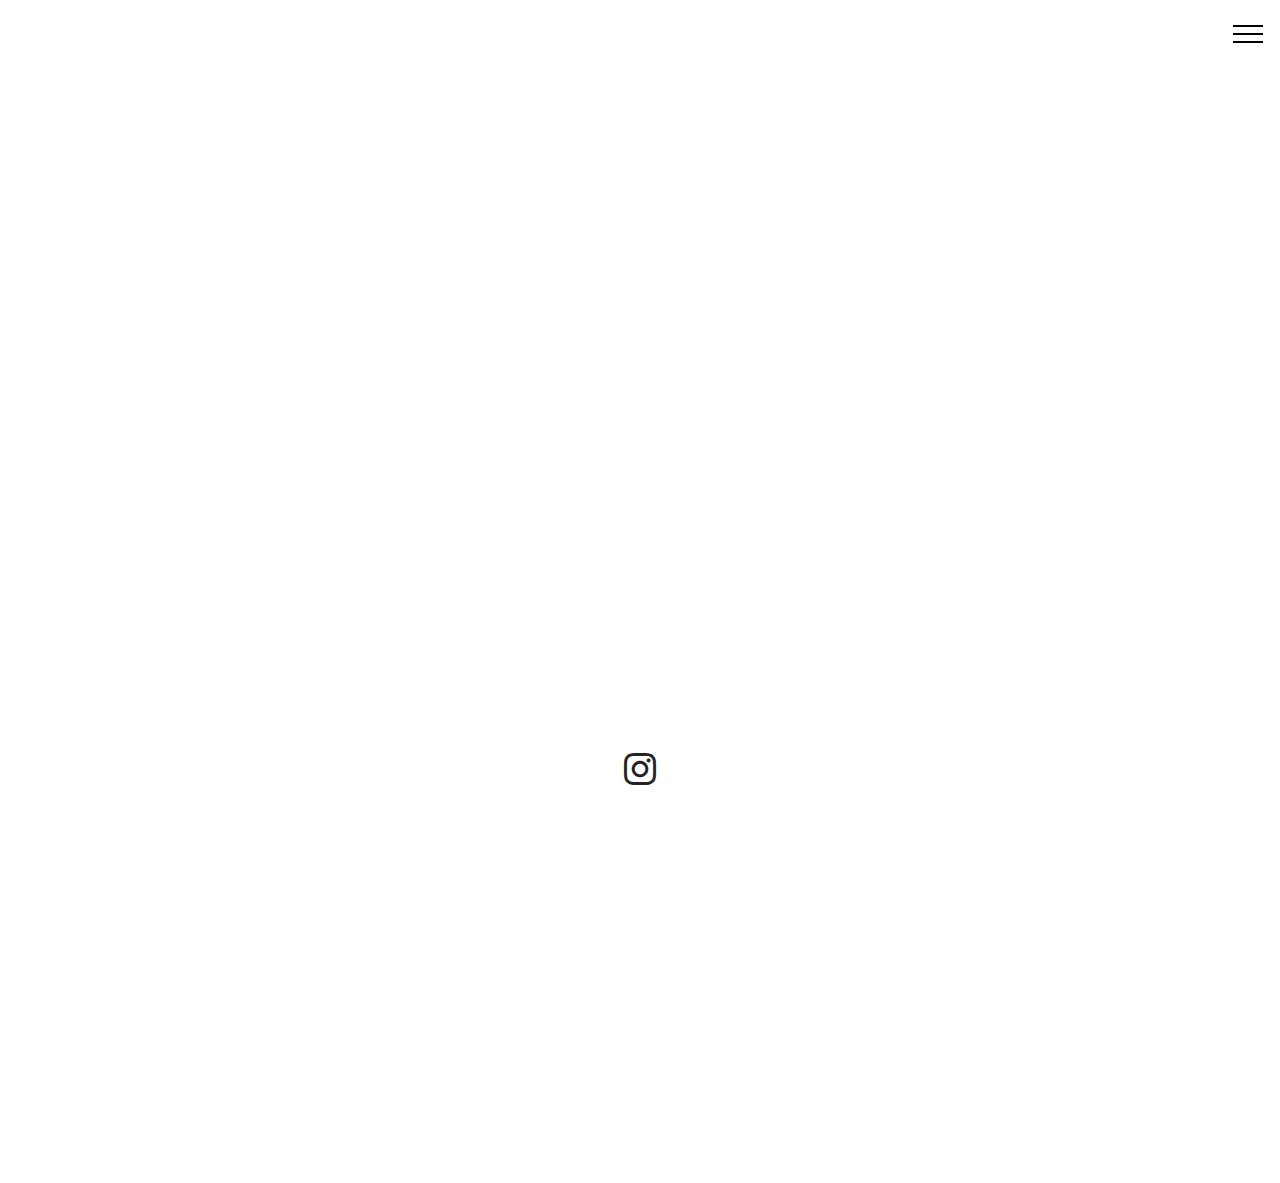
<file: page5.html>
<!DOCTYPE html>
<html  >
<head>
  <!-- Site made with Mobirise Website Builder v4.11.5, https://mobirise.com -->
  <meta charset="UTF-8">
  <meta http-equiv="X-UA-Compatible" content="IE=edge">
  <meta name="generator" content="Mobirise v4.11.5, mobirise.com">
  <meta name="viewport" content="width=device-width, initial-scale=1, minimum-scale=1">
  <link rel="shortcut icon" href="assets/images/logo-ca-va-transparant-website-148x148.png" type="image/x-icon">
  <meta name="description" content="Site Builder Description">
  
  <title>follow us</title>
  <link rel="stylesheet" href="assets/web/assets/mobirise-icons2/mobirise2.css">
  <link rel="stylesheet" href="assets/web/assets/mobirise-icons/mobirise-icons.css">
  <link rel="stylesheet" href="assets/bootstrap/css/bootstrap.min.css">
  <link rel="stylesheet" href="assets/bootstrap/css/bootstrap-grid.min.css">
  <link rel="stylesheet" href="assets/bootstrap/css/bootstrap-reboot.min.css">
  <link rel="stylesheet" href="assets/animatecss/animate.min.css">
  <link rel="stylesheet" href="assets/tether/tether.min.css">
  <link rel="stylesheet" href="assets/dropdown/css/style.css">
  <link rel="stylesheet" href="assets/socicon/css/styles.css">
  <link rel="stylesheet" href="assets/style.css">
  <link rel="stylesheet" href="assets/slick.css">
  <link rel="stylesheet" href="assets/theme/css/style.css">
  <link rel="preload" as="style" href="assets/mobirise/css/mbr-additional.css"><link rel="stylesheet" href="assets/mobirise/css/mbr-additional.css" type="text/css">
  
  
  
</head>
<body>
  <section class="menu cid-rMsWLbLxpQ" once="menu" id="menu1-3m">

    

    <nav class="navbar navbar-expand beta-menu navbar-dropdown align-items-center collapsed bg-color transparent">
        <button class="navbar-toggler navbar-toggler-right" type="button" data-toggle="collapse" data-target="#navbarSupportedContent" aria-controls="navbarSupportedContent" aria-expanded="false" aria-label="Toggle navigation">
            <div class="hamburger">
                <span></span>
                <span></span>
                <span></span>
                <span></span>
            </div>
        </button>
        <div class="menu-logo">
            <div class="navbar-brand">
                
                
            </div>
        </div>
        <div class="collapse navbar-collapse" id="navbarSupportedContent">
            <ul class="navbar-nav nav-dropdown nav-right navbar-nav-top-padding" data-app-modern-menu="true"><li class="nav-item">
                    <a class="nav-link link text-black display-7" href="index.html">home</a>
                </li><li class="nav-item"><a class="nav-link link text-black display-7" href="page1.html">process</a></li><li class="nav-item"><a class="nav-link link text-black display-7" href="page2.html">work</a></li><li class="nav-item"><a class="nav-link link text-black display-7" href="page3.html">team</a></li></ul>
            
        </div>
    </nav>
</section>

<section class="engine"><a href="https://mobirise.info/r">free bootstrap template</a></section><section class="cid-rMCdogcjXl" id="video2-5u">

    
    
    <figure class="mbr-figure align-center">
        <div class="video-block" style="width: 100%;">
            <div><iframe class="mbr-embedded-video" src="https://player.vimeo.com/video/382756010?autoplay=1&amp;loop=1" width="1280" height="720" frameborder="0" allowfullscreen></iframe></div>
        </div>
    </figure>
</section>

<section class="cid-rJIVtBhZni" id="social-buttons2-2n">

    

    

    <div class="container">
        <div class="media-container-row">
            <div class="col-md-8 align-center">
                
                <div class="social-list pl-0 mb-0">
                    <a href="https://www.instagram.com/ca_va_project/" target="_blank">
                        <span class="px-2 mbr-iconfont mbr-iconfont-social socicon-instagram socicon"></span>
                    </a>
                    <a href="https://www.facebook.com/pages/Mobirise/1616226671953247" target="_blank">
                        
                    </a>
                    <a href="https://instagram.com/mobirise" target="_blank">
                        
                    </a>
                    <a href="https://www.youtube.com/c/mobirise" target="_blank">
                        
                    </a>
                    <a href="https://www.behance.net/Mobirise" target="_blank">
                        
                    </a>
                </div>
            </div>
        </div>
    </div>
</section>

<section class="mbr-instagram-feed" data-rows="" data-per-row-slider="4" data-spacing="5" data-full-width="" data-token="25862303007.727bfe1.8d93b3b076134050a345165101fa9ea3" data-per-row-grid="" id="instagram-feed-block-3b" data-rv-view="640" style="background-color: rgb(255, 255, 255); padding-top: 40px; padding-bottom: 40px;">
    
    <div class="container container_toggle">
        <div class="row">
            <div class="col">
                <div class="inst">
                    <h1 class="inst__title align-center mbr-fonts-style display-2">Instagram feed</h1>
                    <div class="inst__content"></div>
                    
                </div>
            </div>
        </div>
    </div>
</section>

<section class="mbr-section content8 cid-rKubKfFPzf" id="content8-3a">

    

    <div class="container">
        <div class="media-container-row title">
            <div class="col-12 col-md-8">
                <div class="mbr-section-btn align-center"><a class="btn btn-white-outline display-7" href="page3.html"><span class="mobi-mbri mobi-mbri-arrow-prev mbr-iconfont mbr-iconfont-btn" style="font-size: 35px; color: rgb(85, 180, 212);"></span></a></div>
            </div>
        </div>
    </div>
</section>

<section once="footers" class="cid-rMJZA7cesD" id="footer6-71">

    

    

    <div class="container">
        <div class="media-container-row align-center mbr-white">
            <div class="col-12">
                <p class="mbr-text mb-0 mbr-fonts-style display-7">
                    © Copyright çava 2019</p>
            </div>
        </div>
    </div>
</section>


  <script src="assets/popper/popper.min.js"></script>
  <script src="assets/web/assets/jquery/jquery.min.js"></script>
  <script src="assets/bootstrap/js/bootstrap.min.js"></script>
  <script src="assets/viewportchecker/jquery.viewportchecker.js"></script>
  <script src="assets/sociallikes/social-likes.js"></script>
  <script src="assets/smoothscroll/smooth-scroll.js"></script>
  <script src="assets/tether/tether.min.js"></script>
  <script src="assets/dropdown/js/nav-dropdown.js"></script>
  <script src="assets/dropdown/js/navbar-dropdown.js"></script>
  <script src="assets/touchswipe/jquery.touch-swipe.min.js"></script>
  <script src="assets/index.js"></script>
  <script src="assets/slick.min.js"></script>
  <script src="assets/theme/js/script.js"></script>
  
  
  <input name="animation" type="hidden">
  </body>
</html>
</file>
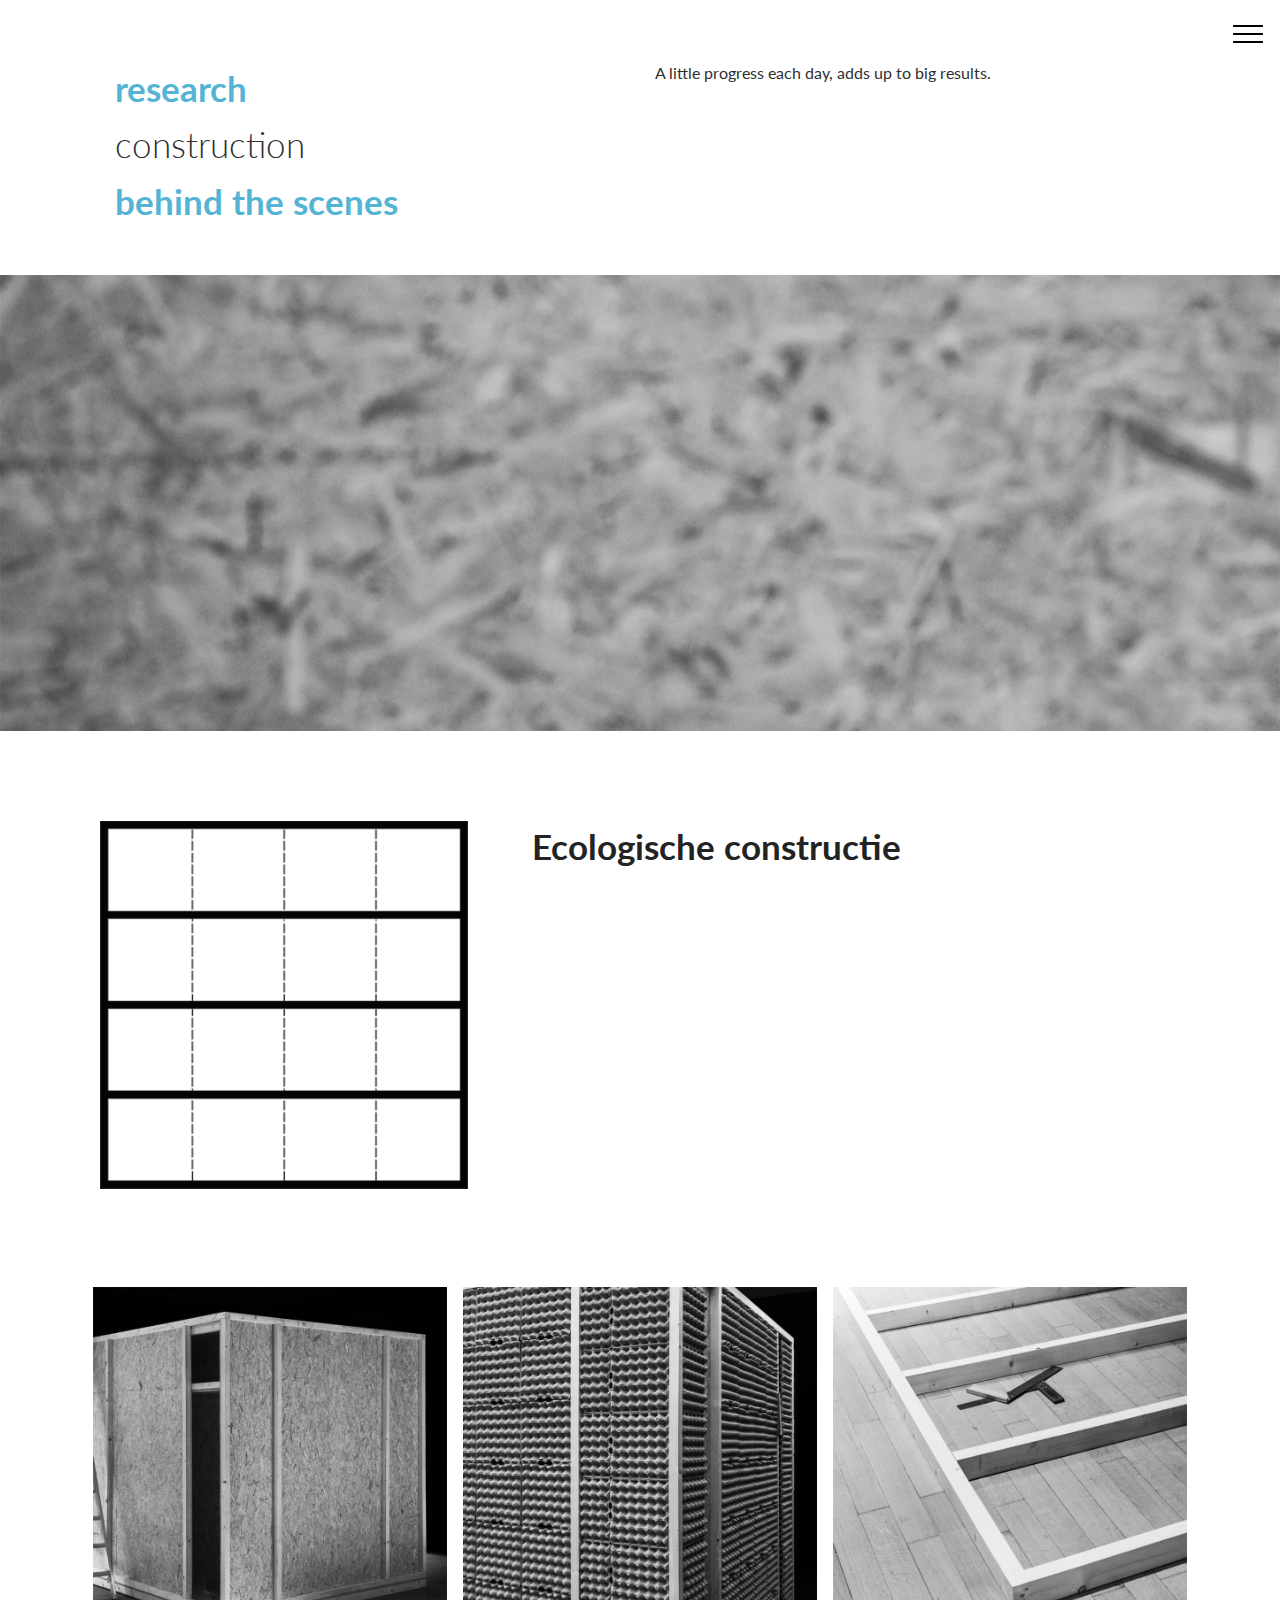
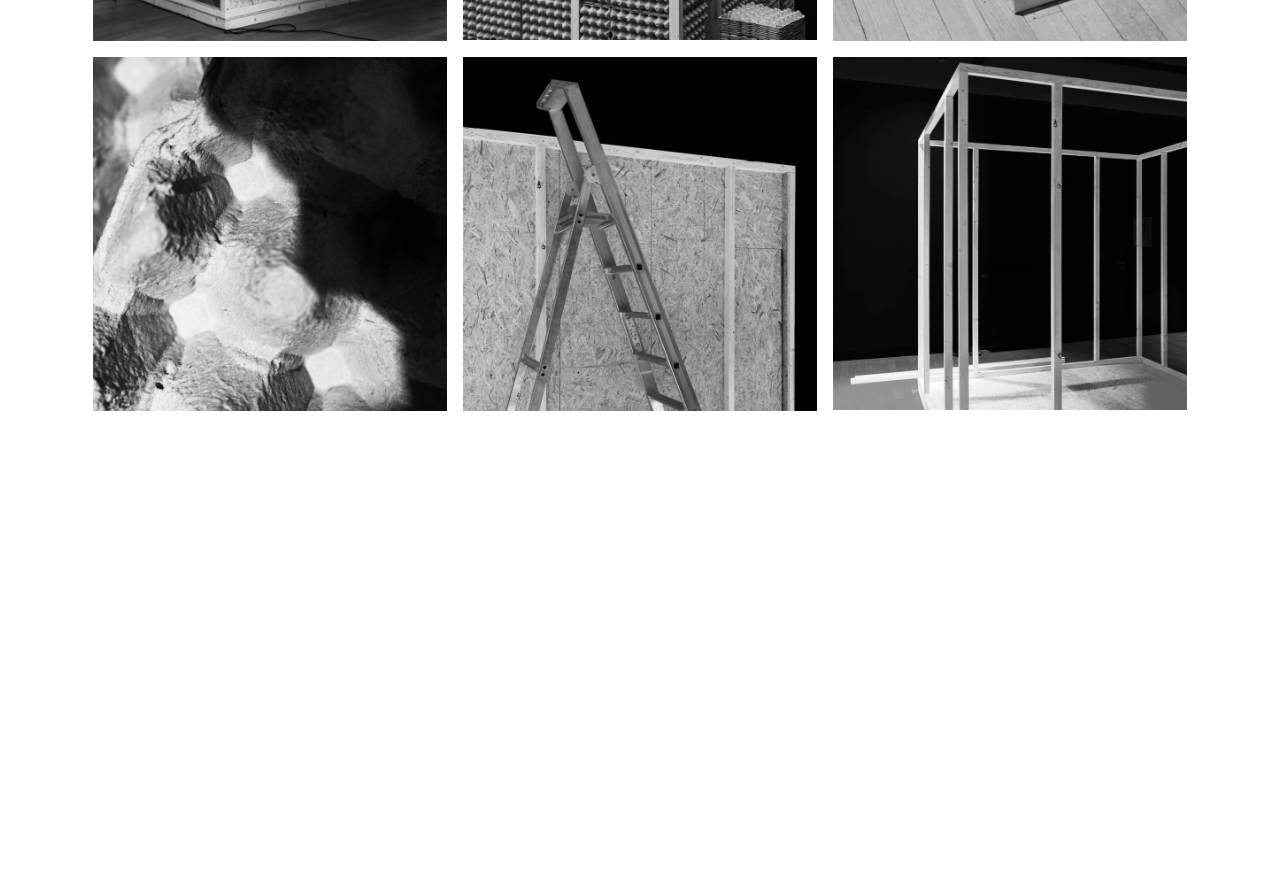
<file: page7.html>
<!DOCTYPE html>
<html  >
<head>
  <!-- Site made with Mobirise Website Builder v4.11.5, https://mobirise.com -->
  <meta charset="UTF-8">
  <meta http-equiv="X-UA-Compatible" content="IE=edge">
  <meta name="generator" content="Mobirise v4.11.5, mobirise.com">
  <meta name="viewport" content="width=device-width, initial-scale=1, minimum-scale=1">
  <link rel="shortcut icon" href="assets/images/logo-ca-va-transparant-website-148x148.png" type="image/x-icon">
  <meta name="description" content="Web Site Maker Description">
  
  <title>construction</title>
  <link rel="stylesheet" href="assets/web/assets/mobirise-icons2/mobirise2.css">
  <link rel="stylesheet" href="assets/web/assets/mobirise-icons/mobirise-icons.css">
  <link rel="stylesheet" href="assets/bootstrap/css/bootstrap.min.css">
  <link rel="stylesheet" href="assets/bootstrap/css/bootstrap-grid.min.css">
  <link rel="stylesheet" href="assets/bootstrap/css/bootstrap-reboot.min.css">
  <link rel="stylesheet" href="assets/dropdown/css/style.css">
  <link rel="stylesheet" href="assets/animatecss/animate.min.css">
  <link rel="stylesheet" href="assets/tether/tether.min.css">
  <link rel="stylesheet" href="assets/theme/css/style.css">
  <link rel="stylesheet" href="assets/gallery/style.css">
  <link rel="preload" as="style" href="assets/mobirise/css/mbr-additional.css"><link rel="stylesheet" href="assets/mobirise/css/mbr-additional.css" type="text/css">
  
  
  
</head>
<body>
  <section class="menu cid-rMsWLbLxpQ" once="menu" id="menu1-3z">

    

    <nav class="navbar navbar-expand beta-menu navbar-dropdown align-items-center collapsed bg-color transparent">
        <button class="navbar-toggler navbar-toggler-right" type="button" data-toggle="collapse" data-target="#navbarSupportedContent" aria-controls="navbarSupportedContent" aria-expanded="false" aria-label="Toggle navigation">
            <div class="hamburger">
                <span></span>
                <span></span>
                <span></span>
                <span></span>
            </div>
        </button>
        <div class="menu-logo">
            <div class="navbar-brand">
                
                
            </div>
        </div>
        <div class="collapse navbar-collapse" id="navbarSupportedContent">
            <ul class="navbar-nav nav-dropdown nav-right navbar-nav-top-padding" data-app-modern-menu="true"><li class="nav-item">
                    <a class="nav-link link text-black display-7" href="index.html">home</a>
                </li><li class="nav-item"><a class="nav-link link text-black display-7" href="page1.html">process</a></li><li class="nav-item"><a class="nav-link link text-black display-7" href="page2.html">work</a></li><li class="nav-item"><a class="nav-link link text-black display-7" href="page3.html">team</a></li></ul>
            
        </div>
    </nav>
</section>

<section class="engine"><a href="https://mobirise.info/x">free css templates</a></section><section class="mbr-section article content3 cid-rMwREgc6MV" id="content3-47">
      
     

    <div class="container">
        <div class="media-container-row">
            <div class="row col-12 col-md-12">
                <div class="col-12 mbr-text mbr-fonts-style col-md-6 display-2">
                     <p><a href="page1.html"><strong>research</strong></a><br>construction<br><a href="page8.html"><strong>behind the scenes</strong></a></p>
                </div>
                <div class="col-12 mbr-text mbr-fonts-style display-5 col-md-6">
                     <p>A little progress each day, adds up to big results.</p>
                </div>
                
            </div>
        </div>
    </div>
</section>

<section class="cid-rMDj6jDOCU" id="image2-6a">

    

    <figure class="mbr-figure">
        <div class="image-block" style="width: 100%;">
            <img src="assets/images/head-1-1920x761.jpeg" alt="Mobirise" title="">
            
        </div>
    </figure>
</section>

<section class="services2 cid-rMDzWIIF6R" id="services2-6d">
    <!---->
    
    <!---->
    <!--Overlay-->
    
    <!--Container-->
    <div class="container">
        <div class="col-md-12">
            <div class="media-container-row">
                <div class="mbr-figure" style="width: 40%;">
                    <img src="assets/images/grond-952x952.jpg" alt="Mobirise" title="">
                </div>
                <div class="align-left aside-content">
                    <h2 class="mbr-title pt-2 mbr-fonts-style display-2"><strong>Ecologische constructie</strong></h2>
                    <div class="mbr-section-text">
                        <p class="mbr-text text1 pt-2 mbr-light mbr-fonts-style display-7">
                            De constrcutie bestaat volledig uit recycleerbare materialen. De structuur werd opgebouwd met behulp van ruwe houten balken zonder voorbehandeling. Deze werden vervolgens aan elkaar bevestigd doormiddel van schroeven. Aansluitend werd de structuur gefixeerd aan de hand van OSB platen, voorzien van tand en groef. Deze werden derhalve zonder lijm onderling vastgehecht. Daarna werden ze gemonteerd aan de binnenzijde van de houten structuur, tevens met behulp van schroefwerk. Tot slot werd ook de buitenste schil van de constructie op deze manier bevestigd. Deze bestaat uit reeds gerecupereerde eierdozen.<br><br><br>
                        </p>
                        
                    </div>
                    <!--Btn-->
                    
                </div>
            </div>
        </div>
    </div>
</section>

<section class="mbr-gallery mbr-slider-carousel cid-rMEdTapq7e" id="gallery4-6k">

    

    <div class="container">
        <div><!-- Gallery --><div class="gallery-row"><div class="mbr-gallery-layout-default"><div><div class="row-first row justify-content-center m-0"><div class="mbr-gallery-item col-lg-4 col-md-4 col-sm-12 p-2" data-video-url="false"><div href="#lb-gallery4-6k" data-slide-to="0" data-toggle="modal"><img src="assets/images/1-900x900-800x800.jpg" alt="" title=""><span class="icon-focus"></span></div></div><div class="mbr-gallery-item col-lg-4 col-md-4 col-sm-12 p-2" data-video-url="false"><div href="#lb-gallery4-6k" data-slide-to="1" data-toggle="modal"><img src="assets/images/2-900x899-800x799.jpg" alt="" title=""><span class="icon-focus"></span></div></div><div class="mbr-gallery-item col-lg-4 col-md-4 col-sm-12 p-2" data-video-url="false"><div href="#lb-gallery4-6k" data-slide-to="2" data-toggle="modal"><img src="assets/images/5-900x900-800x800.jpg" alt="" title=""><span class="icon-focus"></span></div></div></div><div class="row-second row justify-content-center m-0"><div class="mbr-gallery-item col-lg-4 col-md-4 col-sm-12 p-2" data-video-url="false"><div href="#lb-gallery4-6k" data-slide-to="3" data-toggle="modal"><img src="assets/images/7-900x900-800x800.jpg" alt="" title=""><span class="icon-focus"></span></div></div><div class="mbr-gallery-item col-lg-4 col-md-4 col-sm-12 p-2" data-video-url="false"><div href="#lb-gallery4-6k" data-slide-to="4" data-toggle="modal"><img src="assets/images/4-900x900-800x800.jpg" alt="" title=""><span class="icon-focus"></span></div></div><div class="mbr-gallery-item col-lg-4 col-md-4 col-sm-12 p-2" data-video-url="false"><div href="#lb-gallery4-6k" data-slide-to="5" data-toggle="modal"><img src="assets/images/3-900x899-800x799.jpg" alt="" title=""><span class="icon-focus"></span></div></div></div></div><div class="clearfix"></div></div></div><!-- Lightbox --><div data-app-prevent-settings="" class="mbr-slider modal fade carousel slide" tabindex="-1" data-keyboard="true" data-interval="false" id="lb-gallery4-6k"><div class="modal-dialog"><div class="modal-content"><div class="modal-body"><div class="carousel-inner"><div class="carousel-item"><img src="assets/images/1-900x900.jpg" alt="" title=""></div><div class="carousel-item"><img src="assets/images/2-900x899.jpg" alt="" title=""></div><div class="carousel-item active"><img src="assets/images/5-900x900.jpg" alt="" title=""></div><div class="carousel-item"><img src="assets/images/7-900x900.jpg" alt="" title=""></div><div class="carousel-item"><img src="assets/images/4-900x900.jpg" alt="" title=""></div><div class="carousel-item"><img src="assets/images/3-900x899.jpg" alt="" title=""></div></div><a class="carousel-control carousel-control-prev" role="button" data-slide="prev" href="#lb-gallery4-6k"><span class="mbri-left mbr-iconfont" aria-hidden="true"></span><span class="sr-only">Previous</span></a><a class="carousel-control carousel-control-next" role="button" data-slide="next" href="#lb-gallery4-6k"><span class="mbri-right mbr-iconfont" aria-hidden="true"></span><span class="sr-only">Next</span></a><a class="close" href="#" role="button" data-dismiss="modal"><span class="sr-only">Close</span></a></div></div></div></div></div>
    </div>

</section>

<section class="mbr-section content8 cid-rMEf019lJ4" id="content8-6l">

    

    <div class="container">
        <div class="media-container-row title">
            <div class="col-12 col-md-8">
                <div class="mbr-section-btn align-center"><a class="btn btn-white-outline display-7" href="#top"><span class="mobi-mbri mobi-mbri-arrow-up mbr-iconfont mbr-iconfont-btn" style="font-size: 35px; color: rgb(85, 180, 212);"></span></a></div>
            </div>
        </div>
    </div>
</section>

<section class="services6 cid-rMUhedajRa" id="services6-7d">
    <!---->
    
    <!---->
    <!--Overlay-->
    
    <!--Container-->
    <div class="container">
        <div class="row">
            <!--Titles-->
            <div class="title col-12">
                
                
            </div>
            <!--Card-1-->
            <div class="card col-12">
                <div class="card-wrapper media-container-row media-container-row">
                    <div class="card-box">
                        <div class="row">
                            <div class="col-12 col-md-2">
                                <!--Image-->
                                <div class="mbr-figure">
                                    <a href="index.html"><img src="assets/images/logo-ca-va-transparant-website-klein-300x300.png" alt="Mobirise" title=""></a>
                                </div>
                            </div>
                            <div class="col-12 col-md-10">
                                <div class="wrapper">
                                    
                                    <div class="bottom-line">
                                        
                                    </div>
                                </div>
                            </div>
                        </div>
                    </div>
                </div>
            </div>
            <!--Card-2-->
            
            <!--Card-3-->
            
            <!--Card-4-->
            
            <!--Card-5-->
            
            <!--Card-6-->
            
        </div>
    </div>
</section>

<section class="cid-rMDBausJmA" id="image2-6e">

    

    <figure class="mbr-figure">
        <div class="image-block" style="width: 100%;">
            <img src="assets/images/banner-1920x99.jpg" alt="Mobirise" title="">
            
        </div>
    </figure>
</section>

<section once="footers" class="cid-rMJZA7cesD" id="footer6-71">

    

    

    <div class="container">
        <div class="media-container-row align-center mbr-white">
            <div class="col-12">
                <p class="mbr-text mb-0 mbr-fonts-style display-7">
                    © Copyright çava 2019</p>
            </div>
        </div>
    </div>
</section>


  <script src="assets/popper/popper.min.js"></script>
  <script src="assets/web/assets/jquery/jquery.min.js"></script>
  <script src="assets/bootstrap/js/bootstrap.min.js"></script>
  <script src="assets/masonry/masonry.pkgd.min.js"></script>
  <script src="assets/imagesloaded/imagesloaded.pkgd.min.js"></script>
  <script src="assets/dropdown/js/nav-dropdown.js"></script>
  <script src="assets/dropdown/js/navbar-dropdown.js"></script>
  <script src="assets/touchswipe/jquery.touch-swipe.min.js"></script>
  <script src="assets/viewportchecker/jquery.viewportchecker.js"></script>
  <script src="assets/smoothscroll/smooth-scroll.js"></script>
  <script src="assets/bootstrapcarouselswipe/bootstrap-carousel-swipe.js"></script>
  <script src="assets/tether/tether.min.js"></script>
  <script src="assets/vimeoplayer/jquery.mb.vimeo_player.js"></script>
  <script src="assets/theme/js/script.js"></script>
  <script src="assets/slidervideo/script.js"></script>
  <script src="assets/gallery/player.min.js"></script>
  <script src="assets/gallery/script.js"></script>
  
  
  <input name="animation" type="hidden">
  </body>
</html>
</file>
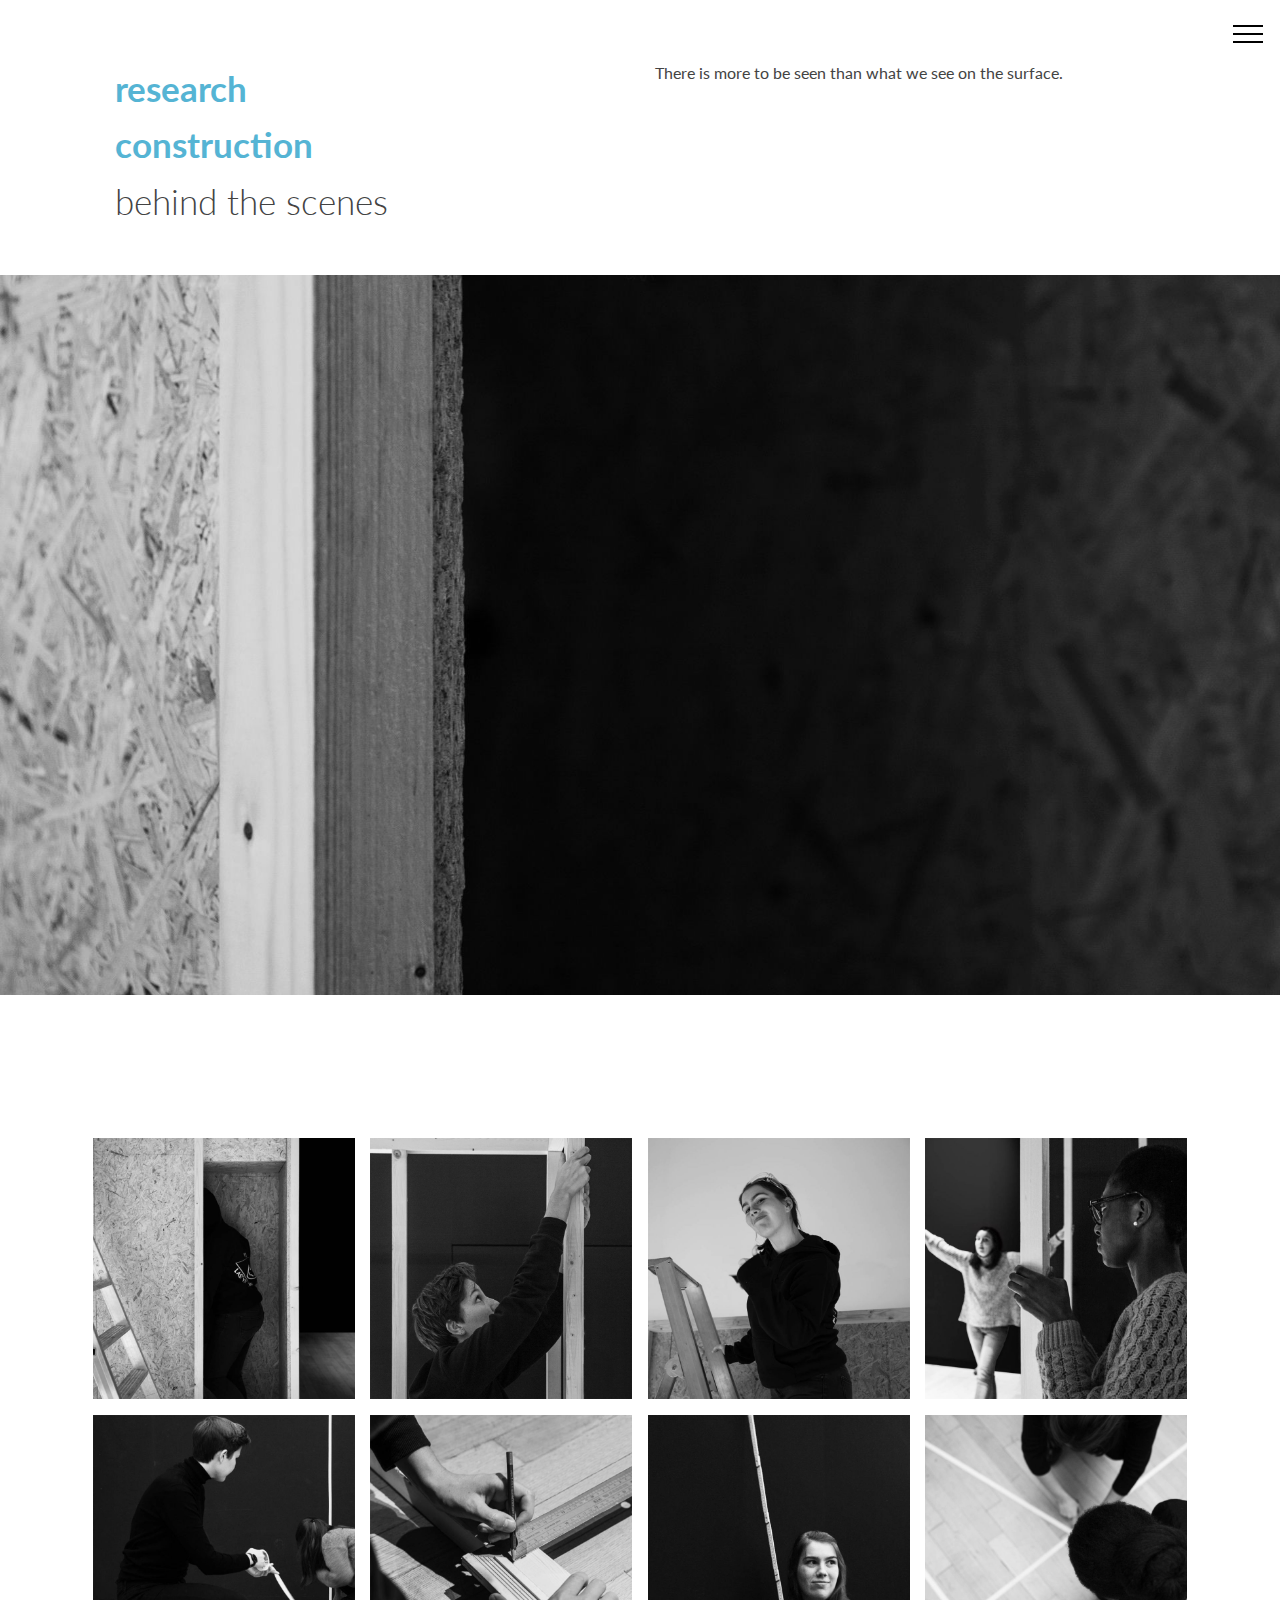
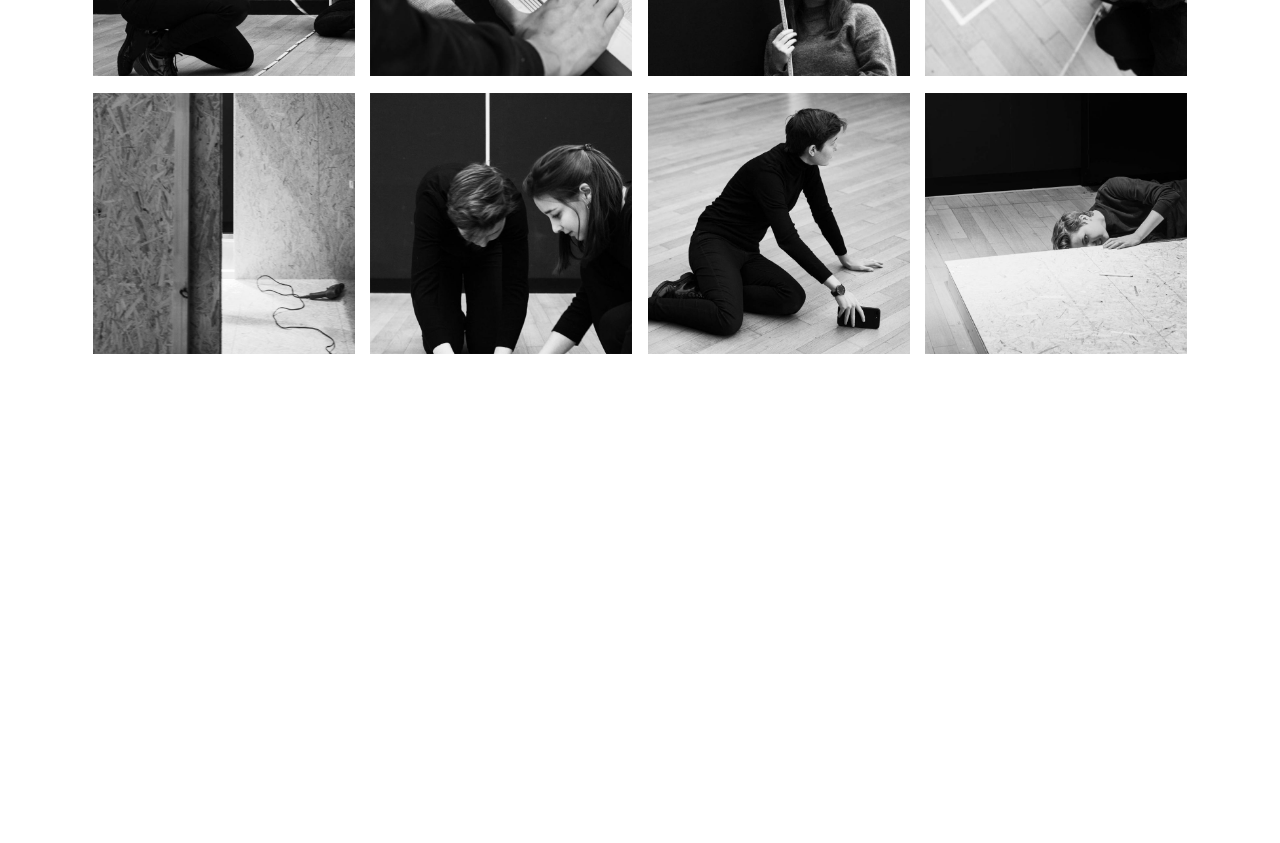
<file: page8.html>
<!DOCTYPE html>
<html  >
<head>
  <!-- Site made with Mobirise Website Builder v4.11.5, https://mobirise.com -->
  <meta charset="UTF-8">
  <meta http-equiv="X-UA-Compatible" content="IE=edge">
  <meta name="generator" content="Mobirise v4.11.5, mobirise.com">
  <meta name="viewport" content="width=device-width, initial-scale=1, minimum-scale=1">
  <link rel="shortcut icon" href="assets/images/logo-ca-va-transparant-website-148x148.png" type="image/x-icon">
  <meta name="description" content="Website Builder Description">
  
  <title>behind the scenes</title>
  <link rel="stylesheet" href="assets/web/assets/mobirise-icons2/mobirise2.css">
  <link rel="stylesheet" href="assets/web/assets/mobirise-icons/mobirise-icons.css">
  <link rel="stylesheet" href="assets/bootstrap/css/bootstrap.min.css">
  <link rel="stylesheet" href="assets/bootstrap/css/bootstrap-grid.min.css">
  <link rel="stylesheet" href="assets/bootstrap/css/bootstrap-reboot.min.css">
  <link rel="stylesheet" href="assets/dropdown/css/style.css">
  <link rel="stylesheet" href="assets/animatecss/animate.min.css">
  <link rel="stylesheet" href="assets/tether/tether.min.css">
  <link rel="stylesheet" href="assets/theme/css/style.css">
  <link rel="stylesheet" href="assets/gallery/style.css">
  <link rel="preload" as="style" href="assets/mobirise/css/mbr-additional.css"><link rel="stylesheet" href="assets/mobirise/css/mbr-additional.css" type="text/css">
  
  
  
</head>
<body>
  <section class="menu cid-rMsWLbLxpQ" once="menu" id="menu1-40">

    

    <nav class="navbar navbar-expand beta-menu navbar-dropdown align-items-center collapsed bg-color transparent">
        <button class="navbar-toggler navbar-toggler-right" type="button" data-toggle="collapse" data-target="#navbarSupportedContent" aria-controls="navbarSupportedContent" aria-expanded="false" aria-label="Toggle navigation">
            <div class="hamburger">
                <span></span>
                <span></span>
                <span></span>
                <span></span>
            </div>
        </button>
        <div class="menu-logo">
            <div class="navbar-brand">
                
                
            </div>
        </div>
        <div class="collapse navbar-collapse" id="navbarSupportedContent">
            <ul class="navbar-nav nav-dropdown nav-right navbar-nav-top-padding" data-app-modern-menu="true"><li class="nav-item">
                    <a class="nav-link link text-black display-7" href="index.html">home</a>
                </li><li class="nav-item"><a class="nav-link link text-black display-7" href="page1.html">process</a></li><li class="nav-item"><a class="nav-link link text-black display-7" href="page2.html">work</a></li><li class="nav-item"><a class="nav-link link text-black display-7" href="page3.html">team</a></li></ul>
            
        </div>
    </nav>
</section>

<section class="engine"><a href="https://mobirise.info/c">website builder</a></section><section class="mbr-section article content3 cid-rMxSGA5TZI" id="content3-4a">
      
     

    <div class="container">
        <div class="media-container-row">
            <div class="row col-12 col-md-12">
                <div class="col-12 mbr-text mbr-fonts-style col-md-6 display-2">
                     <p><a href="page1.html"><strong>research</strong></a><br><a href="page7.html"><strong>construction</strong></a><br>behind the scenes</p>
                </div>
                <div class="col-12 mbr-text mbr-fonts-style display-5 col-md-6">
                     <p>There is more to be seen than what we see on the surface.&nbsp;</p>
                </div>
                
            </div>
        </div>
    </div>
</section>

<section class="cid-rMF3PhAcid" id="image2-6n">

    

    <figure class="mbr-figure">
        <div class="image-block" style="width: 100%;">
            <img src="assets/images/head-1-1920x1080.jpg" alt="Mobirise" title="">
            
        </div>
    </figure>
</section>

<section class="mbr-gallery mbr-slider-carousel cid-rMEAjih98j" id="gallery2-6m">

    

    <div class="container">
        <div><!-- Filter --><!-- Gallery --><div class="mbr-gallery-row"><div class="mbr-gallery-layout-default"><div><div><div class="mbr-gallery-item mbr-gallery-item--p1" data-video-url="false" data-tags="Geweldige"><div href="#lb-gallery2-6m" data-slide-to="0" data-toggle="modal"><img src="assets/images/1-1-900x900-800x800.jpg" alt="" title=""><span class="icon-focus"></span></div></div><div class="mbr-gallery-item mbr-gallery-item--p1" data-video-url="false" data-tags="Sympathieke"><div href="#lb-gallery2-6m" data-slide-to="1" data-toggle="modal"><img src="assets/images/2-900x900-800x800.jpg" alt="" title=""><span class="icon-focus"></span></div></div><div class="mbr-gallery-item mbr-gallery-item--p1" data-video-url="false" data-tags="Creatieve"><div href="#lb-gallery2-6m" data-slide-to="2" data-toggle="modal"><img src="assets/images/5-1-900x900-800x800.jpg" alt="" title=""><span class="icon-focus"></span></div></div><div class="mbr-gallery-item mbr-gallery-item--p1" data-video-url="false" data-tags="Bewegende"><div href="#lb-gallery2-6m" data-slide-to="3" data-toggle="modal"><img src="assets/images/4-1-900x900-800x800.jpg" alt="" title=""><span class="icon-focus"></span></div></div><div class="mbr-gallery-item mbr-gallery-item--p1" data-video-url="false" data-tags="Geweldige"><div href="#lb-gallery2-6m" data-slide-to="4" data-toggle="modal"><img src="assets/images/11-900x900-800x800.jpg" alt="" title=""><span class="icon-focus"></span></div></div><div class="mbr-gallery-item mbr-gallery-item--p1" data-video-url="false" data-tags="Geweldige"><div href="#lb-gallery2-6m" data-slide-to="5" data-toggle="modal"><img src="assets/images/3-900x900-800x800.jpg" alt="" title=""><span class="icon-focus"></span></div></div><div class="mbr-gallery-item mbr-gallery-item--p1" data-video-url="false" data-tags="Sympathieke"><div href="#lb-gallery2-6m" data-slide-to="6" data-toggle="modal"><img src="assets/images/12-900x900-800x800.jpg" alt="" title=""><span class="icon-focus"></span></div></div><div class="mbr-gallery-item mbr-gallery-item--p1" data-video-url="false" data-tags="Bewegende"><div href="#lb-gallery2-6m" data-slide-to="7" data-toggle="modal"><img src="assets/images/7-1280x1280-800x800.jpg" alt="" title=""><span class="icon-focus"></span></div></div></div></div><div class="clearfix"></div></div></div><!-- Lightbox --><div data-app-prevent-settings="" class="mbr-slider modal fade carousel slide" tabindex="-1" data-keyboard="true" data-interval="false" id="lb-gallery2-6m"><div class="modal-dialog"><div class="modal-content"><div class="modal-body"><div class="carousel-inner"><div class="carousel-item"><img src="assets/images/1-1-900x900.jpg" alt="" title=""></div><div class="carousel-item"><img src="assets/images/2-900x900.jpg" alt="" title=""></div><div class="carousel-item active"><img src="assets/images/5-1-900x900.jpg" alt="" title=""></div><div class="carousel-item"><img src="assets/images/4-1-900x900.jpg" alt="" title=""></div><div class="carousel-item"><img src="assets/images/11-900x900.jpg" alt="" title=""></div><div class="carousel-item"><img src="assets/images/3-900x900.jpg" alt="" title=""></div><div class="carousel-item"><img src="assets/images/12-900x900.jpg" alt="" title=""></div><div class="carousel-item"><img src="assets/images/7-1280x1280.jpg" alt="" title=""></div></div><a class="carousel-control carousel-control-prev" role="button" data-slide="prev" href="#lb-gallery2-6m"><span class="mbri-left mbr-iconfont" aria-hidden="true"></span><span class="sr-only">Previous</span></a><a class="carousel-control carousel-control-next" role="button" data-slide="next" href="#lb-gallery2-6m"><span class="mbri-right mbr-iconfont" aria-hidden="true"></span><span class="sr-only">Next</span></a><a class="close" href="#" role="button" data-dismiss="modal"><span class="sr-only">Close</span></a></div></div></div></div></div>
    </div>

</section>

<section class="mbr-gallery mbr-slider-carousel cid-rMF5Dk9E76" id="gallery2-6p">

    

    <div class="container">
        <div><!-- Filter --><!-- Gallery --><div class="mbr-gallery-row"><div class="mbr-gallery-layout-default"><div><div><div class="mbr-gallery-item mbr-gallery-item--p1" data-video-url="false" data-tags="Geweldige"><div href="#lb-gallery2-6p" data-slide-to="0" data-toggle="modal"><img src="assets/images/9-900x900-800x800.jpg" alt="" title=""><span class="icon-focus"></span></div></div><div class="mbr-gallery-item mbr-gallery-item--p1" data-video-url="false" data-tags="Geweldige"><div href="#lb-gallery2-6p" data-slide-to="1" data-toggle="modal"><img src="assets/images/10-900x900-800x800.jpg" alt="" title=""><span class="icon-focus"></span></div></div><div class="mbr-gallery-item mbr-gallery-item--p1" data-video-url="false" data-tags="Sympathieke"><div href="#lb-gallery2-6p" data-slide-to="2" data-toggle="modal"><img src="assets/images/6-900x899-800x799.jpg" alt="" title=""><span class="icon-focus"></span></div></div><div class="mbr-gallery-item mbr-gallery-item--p1" data-video-url="false" data-tags="Bewegende"><div href="#lb-gallery2-6p" data-slide-to="3" data-toggle="modal"><img src="assets/images/8-900x900-800x800.jpg" alt="" title=""><span class="icon-focus"></span></div></div></div></div><div class="clearfix"></div></div></div><!-- Lightbox --><div data-app-prevent-settings="" class="mbr-slider modal fade carousel slide" tabindex="-1" data-keyboard="true" data-interval="false" id="lb-gallery2-6p"><div class="modal-dialog"><div class="modal-content"><div class="modal-body"><div class="carousel-inner"><div class="carousel-item active"><img src="assets/images/9-900x900.jpg" alt="" title=""></div><div class="carousel-item"><img src="assets/images/10-900x900.jpg" alt="" title=""></div><div class="carousel-item"><img src="assets/images/6-900x899.jpg" alt="" title=""></div><div class="carousel-item"><img src="assets/images/8-900x900.jpg" alt="" title=""></div></div><a class="carousel-control carousel-control-prev" role="button" data-slide="prev" href="#lb-gallery2-6p"><span class="mbri-left mbr-iconfont" aria-hidden="true"></span><span class="sr-only">Previous</span></a><a class="carousel-control carousel-control-next" role="button" data-slide="next" href="#lb-gallery2-6p"><span class="mbri-right mbr-iconfont" aria-hidden="true"></span><span class="sr-only">Next</span></a><a class="close" href="#" role="button" data-dismiss="modal"><span class="sr-only">Close</span></a></div></div></div></div></div>
    </div>

</section>

<section class="mbr-section content8 cid-rMFfuJAK3C" id="content8-6q">

    

    <div class="container">
        <div class="media-container-row title">
            <div class="col-12 col-md-8">
                <div class="mbr-section-btn align-center"><a class="btn btn-white-outline display-7" href="#top"><span class="mobi-mbri mobi-mbri-arrow-up mbr-iconfont mbr-iconfont-btn" style="font-size: 35px; color: rgb(85, 180, 212);"></span></a></div>
            </div>
        </div>
    </div>
</section>

<section class="services6 cid-rMUhoUvJyq" id="services6-7e">
    <!---->
    
    <!---->
    <!--Overlay-->
    
    <!--Container-->
    <div class="container">
        <div class="row">
            <!--Titles-->
            <div class="title col-12">
                
                
            </div>
            <!--Card-1-->
            <div class="card col-12">
                <div class="card-wrapper media-container-row media-container-row">
                    <div class="card-box">
                        <div class="row">
                            <div class="col-12 col-md-2">
                                <!--Image-->
                                <div class="mbr-figure">
                                    <a href="index.html"><img src="assets/images/logo-ca-va-transparant-website-klein-300x300.png" alt="Mobirise" title=""></a>
                                </div>
                            </div>
                            <div class="col-12 col-md-10">
                                <div class="wrapper">
                                    
                                    <div class="bottom-line">
                                        
                                    </div>
                                </div>
                            </div>
                        </div>
                    </div>
                </div>
            </div>
            <!--Card-2-->
            
            <!--Card-3-->
            
            <!--Card-4-->
            
            <!--Card-5-->
            
            <!--Card-6-->
            
        </div>
    </div>
</section>

<section class="cid-rMF4653rZe" id="image2-6o">

    

    <figure class="mbr-figure">
        <div class="image-block" style="width: 100%;">
            <img src="assets/images/banner-1-1920x100.jpg" alt="Mobirise" title="">
            
        </div>
    </figure>
</section>

<section once="footers" class="cid-rMJZA7cesD" id="footer6-71">

    

    

    <div class="container">
        <div class="media-container-row align-center mbr-white">
            <div class="col-12">
                <p class="mbr-text mb-0 mbr-fonts-style display-7">
                    © Copyright çava 2019</p>
            </div>
        </div>
    </div>
</section>


  <script src="assets/popper/popper.min.js"></script>
  <script src="assets/web/assets/jquery/jquery.min.js"></script>
  <script src="assets/bootstrap/js/bootstrap.min.js"></script>
  <script src="assets/masonry/masonry.pkgd.min.js"></script>
  <script src="assets/imagesloaded/imagesloaded.pkgd.min.js"></script>
  <script src="assets/dropdown/js/nav-dropdown.js"></script>
  <script src="assets/dropdown/js/navbar-dropdown.js"></script>
  <script src="assets/touchswipe/jquery.touch-swipe.min.js"></script>
  <script src="assets/viewportchecker/jquery.viewportchecker.js"></script>
  <script src="assets/smoothscroll/smooth-scroll.js"></script>
  <script src="assets/bootstrapcarouselswipe/bootstrap-carousel-swipe.js"></script>
  <script src="assets/tether/tether.min.js"></script>
  <script src="assets/vimeoplayer/jquery.mb.vimeo_player.js"></script>
  <script src="assets/theme/js/script.js"></script>
  <script src="assets/slidervideo/script.js"></script>
  <script src="assets/gallery/player.min.js"></script>
  <script src="assets/gallery/script.js"></script>
  
  
  <input name="animation" type="hidden">
  </body>
</html>
</file>
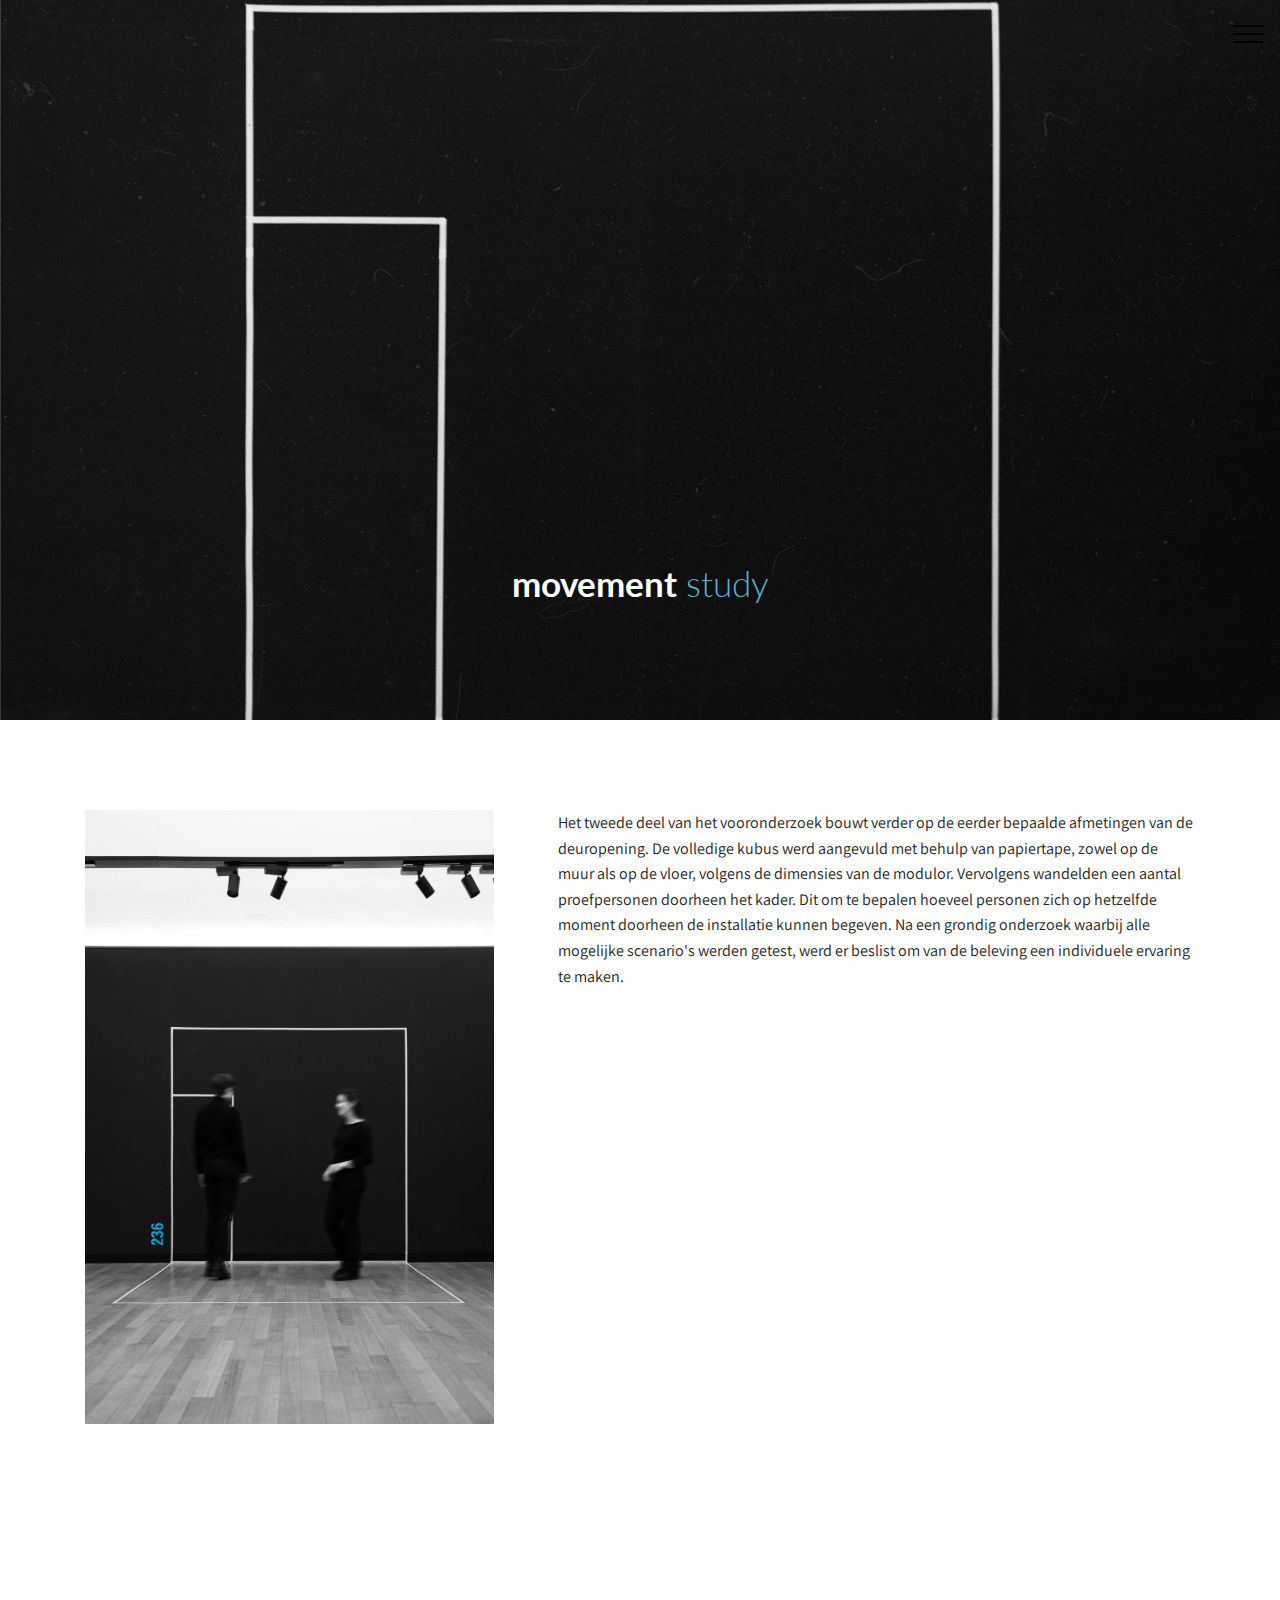
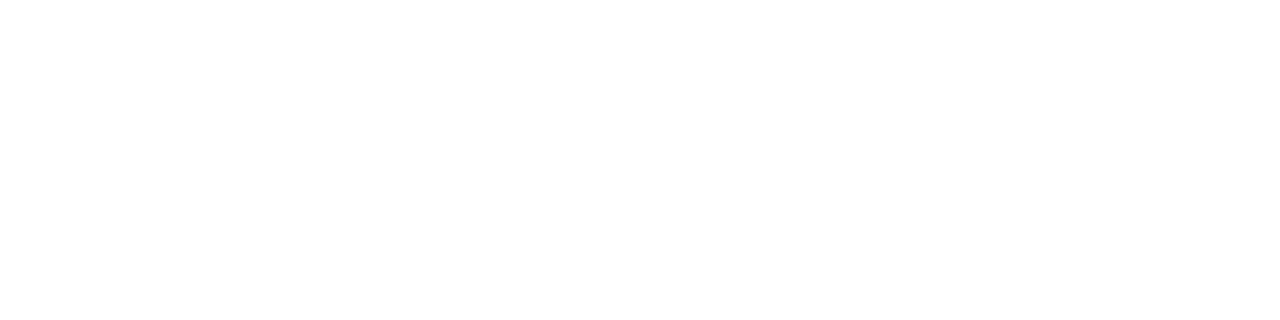
<file: page9.html>
<!DOCTYPE html>
<html  >
<head>
  <!-- Site made with Mobirise Website Builder v4.11.5, https://mobirise.com -->
  <meta charset="UTF-8">
  <meta http-equiv="X-UA-Compatible" content="IE=edge">
  <meta name="generator" content="Mobirise v4.11.5, mobirise.com">
  <meta name="viewport" content="width=device-width, initial-scale=1, minimum-scale=1">
  <link rel="shortcut icon" href="assets/images/logo-ca-va-transparant-website-148x148.png" type="image/x-icon">
  <meta name="description" content="Web Site Creator Description">
  
  <title>movement study</title>
  <link rel="stylesheet" href="assets/web/assets/mobirise-icons2/mobirise2.css">
  <link rel="stylesheet" href="assets/bootstrap/css/bootstrap.min.css">
  <link rel="stylesheet" href="assets/bootstrap/css/bootstrap-grid.min.css">
  <link rel="stylesheet" href="assets/bootstrap/css/bootstrap-reboot.min.css">
  <link rel="stylesheet" href="assets/tether/tether.min.css">
  <link rel="stylesheet" href="assets/animatecss/animate.min.css">
  <link rel="stylesheet" href="assets/dropdown/css/style.css">
  <link rel="stylesheet" href="assets/theme/css/style.css">
  <link rel="preload" as="style" href="assets/mobirise/css/mbr-additional.css"><link rel="stylesheet" href="assets/mobirise/css/mbr-additional.css" type="text/css">
  
  
  
</head>
<body>
  <section class="menu cid-rMsWLbLxpQ" once="menu" id="menu1-4x">

    

    <nav class="navbar navbar-expand beta-menu navbar-dropdown align-items-center collapsed bg-color transparent">
        <button class="navbar-toggler navbar-toggler-right" type="button" data-toggle="collapse" data-target="#navbarSupportedContent" aria-controls="navbarSupportedContent" aria-expanded="false" aria-label="Toggle navigation">
            <div class="hamburger">
                <span></span>
                <span></span>
                <span></span>
                <span></span>
            </div>
        </button>
        <div class="menu-logo">
            <div class="navbar-brand">
                
                
            </div>
        </div>
        <div class="collapse navbar-collapse" id="navbarSupportedContent">
            <ul class="navbar-nav nav-dropdown nav-right navbar-nav-top-padding" data-app-modern-menu="true"><li class="nav-item">
                    <a class="nav-link link text-black display-7" href="index.html">home</a>
                </li><li class="nav-item"><a class="nav-link link text-black display-7" href="page1.html">process</a></li><li class="nav-item"><a class="nav-link link text-black display-7" href="page2.html">work</a></li><li class="nav-item"><a class="nav-link link text-black display-7" href="page3.html">team</a></li></ul>
            
        </div>
    </nav>
</section>

<section class="engine"><a href="https://mobirise.info/e">make a site</a></section><section class="cid-rMyKtdKnAo" id="image2-51">

    

    <figure class="mbr-figure">
        <div class="image-block" style="width: 100%;">
            <img src="assets/images/movement-study-1920x1080.jpg" alt="Mobirise" title="">
            <figcaption class="mbr-figure-caption mbr-figure-caption-over">
                <div class="pb-5 px-3 mbr-white align-center mbr-fonts-style display-2"><a href="page9.html#header3-5e" class="text-secondary"><strong>movement </strong></a>study<br><br><br></div>
            </figcaption>
        </div>
    </figure>
</section>

<section class="header3 cid-rMz9qF8dCZ" id="header3-5e">

    

    

    <div class="container">
        <div class="media-container-row">
            <div class="mbr-figure" style="width: 70%;">
                <img src="assets/images/kubus-bewegingsonscherpte-1-1014x1521.jpg" alt="Mobirise" title="">
            </div>

            <div class="media-content">
                
                
                <div class="mbr-section-text mbr-white pb-3 ">
                    <p class="mbr-text mbr-fonts-style display-7">
                        Het tweede deel van het vooronderzoek bouwt verder op de eerder bepaalde afmetingen van de deuropening. De volledige kubus werd aangevuld met behulp van papiertape, zowel op de muur als op de vloer, volgens de dimensies van de modulor. Vervolgens wandelden een aantal proefpersonen doorheen het kader. Dit om te bepalen hoeveel personen zich op hetzelfde moment doorheen de installatie kunnen begeven. Na een grondig onderzoek waarbij alle mogelijke scenario's werden getest, werd er beslist om van de beleving een individuele ervaring te maken.&nbsp;<br></p>
                </div>
                <div class="mbr-section-btn"><a class="btn btn-md btn-primary display-4" href="page7.html">construction</a></div>
            </div>
        </div>
    </div>

</section>

<section class="mbr-section content8 cid-rMyLKh0jZI" id="content8-54">

    

    <div class="container">
        <div class="media-container-row title">
            <div class="col-12 col-md-8">
                <div class="mbr-section-btn align-center"><a class="btn btn-white-outline display-4" href="page1.html"><span class="mobi-mbri mobi-mbri-arrow-prev mbr-iconfont mbr-iconfont-btn" style="font-size: 35px; color: rgb(85, 180, 212);"></span></a></div>
            </div>
        </div>
    </div>
</section>

<section class="services6 cid-rMUf84mtNg" id="services6-79">
    <!---->
    
    <!---->
    <!--Overlay-->
    
    <!--Container-->
    <div class="container">
        <div class="row">
            <!--Titles-->
            <div class="title col-12">
                
                
            </div>
            <!--Card-1-->
            <div class="card col-12">
                <div class="card-wrapper media-container-row media-container-row">
                    <div class="card-box">
                        <div class="row">
                            <div class="col-12 col-md-2">
                                <!--Image-->
                                <div class="mbr-figure">
                                    <a href="index.html"><img src="assets/images/logo-ca-va-transparant-website-klein-300x300.png" alt="Mobirise" title=""></a>
                                </div>
                            </div>
                            <div class="col-12 col-md-10">
                                <div class="wrapper">
                                    
                                    <div class="bottom-line">
                                        
                                    </div>
                                </div>
                            </div>
                        </div>
                    </div>
                </div>
            </div>
            <!--Card-2-->
            
            <!--Card-3-->
            
            <!--Card-4-->
            
            <!--Card-5-->
            
            <!--Card-6-->
            
        </div>
    </div>
</section>

<section class="cid-rMyLtEH3B0" id="image2-52">

    

    <figure class="mbr-figure">
        <div class="image-block" style="width: 100%;">
            <img src="assets/images/banner-movement-study-1920x100.jpg" alt="Mobirise" title="">
            
        </div>
    </figure>
</section>

<section once="footers" class="cid-rMJZA7cesD" id="footer6-71">

    

    

    <div class="container">
        <div class="media-container-row align-center mbr-white">
            <div class="col-12">
                <p class="mbr-text mb-0 mbr-fonts-style display-7">
                    © Copyright çava 2019</p>
            </div>
        </div>
    </div>
</section>


  <script src="assets/web/assets/jquery/jquery.min.js"></script>
  <script src="assets/popper/popper.min.js"></script>
  <script src="assets/bootstrap/js/bootstrap.min.js"></script>
  <script src="assets/tether/tether.min.js"></script>
  <script src="assets/viewportchecker/jquery.viewportchecker.js"></script>
  <script src="assets/dropdown/js/nav-dropdown.js"></script>
  <script src="assets/dropdown/js/navbar-dropdown.js"></script>
  <script src="assets/touchswipe/jquery.touch-swipe.min.js"></script>
  <script src="assets/smoothscroll/smooth-scroll.js"></script>
  <script src="assets/theme/js/script.js"></script>
  
  
  <input name="animation" type="hidden">
  </body>
</html>
</file>
<file: assets/dropdown/css/style.css>
.navbar-dropdown {
  left: 0;
  padding: 0;
  position: absolute;
  right: 0;
  top: 0;
  transition: all 0.45s ease;
  z-index: 1030;
  background: #282828; }
  .navbar-dropdown .navbar-logo {
    margin-right: 0.8rem;
    transition: margin 0.3s ease-in-out;
    vertical-align: middle; }
    .navbar-dropdown .navbar-logo img {
      height: 3.125rem;
      transition: all 0.3s ease-in-out; }
    .navbar-dropdown .navbar-logo.mbr-iconfont {
      font-size: 3.125rem;
      line-height: 3.125rem; }
  .navbar-dropdown .navbar-caption {
    font-weight: 700;
    white-space: normal;
    vertical-align: -4px;
    line-height: 3.125rem !important; }
    .navbar-dropdown .navbar-caption, .navbar-dropdown .navbar-caption:hover {
      color: inherit;
      text-decoration: none; }
  .navbar-dropdown .mbr-iconfont + .navbar-caption {
    vertical-align: -1px; }
  .navbar-dropdown.navbar-fixed-top {
    position: fixed; }
  .navbar-dropdown .navbar-brand span {
    vertical-align: -4px; }
  .navbar-dropdown.bg-color.transparent {
    background: none; }
  .navbar-dropdown.navbar-short .navbar-brand {
    padding: 0.625rem 0; }
    .navbar-dropdown.navbar-short .navbar-brand span {
      vertical-align: -1px; }
  .navbar-dropdown.navbar-short .navbar-caption {
    line-height: 2.375rem !important;
    vertical-align: -2px; }
  .navbar-dropdown.navbar-short .navbar-logo {
    margin-right: 0.5rem; }
    .navbar-dropdown.navbar-short .navbar-logo img {
      height: 2.375rem; }
    .navbar-dropdown.navbar-short .navbar-logo.mbr-iconfont {
      font-size: 2.375rem;
      line-height: 2.375rem; }
  .navbar-dropdown.navbar-short .mbr-table-cell {
    height: 3.625rem; }
  .navbar-dropdown .navbar-close {
    left: 0.6875rem;
    position: fixed;
    top: 0.75rem;
    z-index: 1000; }
  .navbar-dropdown .hamburger-icon {
    content: "";
    display: inline-block;
    vertical-align: middle;
    width: 16px;
    -webkit-box-shadow: 0 -6px 0 1px #282828,0 0 0 1px #282828,0 6px 0 1px #282828;
    -moz-box-shadow: 0 -6px 0 1px #282828,0 0 0 1px #282828,0 6px 0 1px #282828;
    box-shadow: 0 -6px 0 1px #282828,0 0 0 1px #282828,0 6px 0 1px #282828; }

.dropdown-menu .dropdown-toggle[data-toggle="dropdown-submenu"]::after {
  border-bottom: 0.35em solid transparent;
  border-left: 0.35em solid;
  border-right: 0;
  border-top: 0.35em solid transparent;
  margin-left: 0.3rem; }

.dropdown-menu .dropdown-item:focus {
  outline: 0; }

.nav-dropdown {
  font-size: 0.75rem;
  font-weight: 500;
  height: auto !important; }
  .nav-dropdown .nav-btn {
    padding-left: 1rem; }
  .nav-dropdown .link {
    margin: .667em 1.667em;
    font-weight: 500;
    padding: 0;
    transition: color .2s ease-in-out; }
    .nav-dropdown .link.dropdown-toggle {
      margin-right: 2.583em; }
      .nav-dropdown .link.dropdown-toggle::after {
        margin-left: .25rem;
        border-top: 0.35em solid;
        border-right: 0.35em solid transparent;
        border-left: 0.35em solid transparent;
        border-bottom: 0; }
      .nav-dropdown .link.dropdown-toggle[aria-expanded="true"] {
        margin: 0;
        padding: 0.667em 3.263em  0.667em 1.667em; }
  .nav-dropdown .link::after,
  .nav-dropdown .dropdown-item::after {
    color: inherit; }
  .nav-dropdown .btn {
    font-size: 0.75rem;
    font-weight: 700;
    letter-spacing: 0;
    margin-bottom: 0;
    padding-left: 1.25rem;
    padding-right: 1.25rem; }
  .nav-dropdown .dropdown-menu {
    border-radius: 0;
    border: 0;
    left: 0;
    margin: 0;
    padding-bottom: 1.25rem;
    padding-top: 1.25rem;
    position: relative; }
  .nav-dropdown .dropdown-submenu {
    margin-left: 0.125rem;
    top: 0; }
  .nav-dropdown .dropdown-item {
    font-weight: 500;
    line-height: 2;
    padding: 0.3846em 4.615em 0.3846em 1.5385em;
    position: relative;
    transition: color .2s ease-in-out, background-color .2s ease-in-out; }
    .nav-dropdown .dropdown-item::after {
      margin-top: -0.3077em;
      position: absolute;
      right: 1.1538em;
      top: 50%; }
    .nav-dropdown .dropdown-item:focus, .nav-dropdown .dropdown-item:hover {
      background: none; }

@media (max-width: 767px) {
  .nav-dropdown.navbar-toggleable-sm {
    bottom: 0;
    display: none;
    left: 0;
    overflow-x: hidden;
    position: fixed;
    top: 0;
    transform: translateX(-100%);
    -ms-transform: translateX(-100%);
    -webkit-transform: translateX(-100%);
    width: 18.75rem;
    z-index: 999; } }
.nav-dropdown.navbar-toggleable-xl {
  bottom: 0;
  display: none;
  left: 0;
  overflow-x: hidden;
  position: fixed;
  top: 0;
  transform: translateX(-100%);
  -ms-transform: translateX(-100%);
  -webkit-transform: translateX(-100%);
  width: 18.75rem;
  z-index: 999; }

.nav-dropdown-sm {
  display: block !important;
  overflow-x: hidden;
  overflow: auto;
  padding-top: 3.875rem; }
  .nav-dropdown-sm::after {
    content: "";
    display: block;
    height: 3rem;
    width: 100%; }
  .nav-dropdown-sm.collapse.in ~ .navbar-close {
    display: block !important; }
  .nav-dropdown-sm.collapsing, .nav-dropdown-sm.collapse.in {
    transform: translateX(0);
    -ms-transform: translateX(0);
    -webkit-transform: translateX(0);
    transition: all 0.25s ease-out;
    -webkit-transition: all 0.25s ease-out;
    background: #282828; }
  .nav-dropdown-sm.collapsing[aria-expanded="false"] {
    transform: translateX(-100%);
    -ms-transform: translateX(-100%);
    -webkit-transform: translateX(-100%); }
  .nav-dropdown-sm .nav-item {
    display: block;
    margin-left: 0 !important;
    padding-left: 0; }
  .nav-dropdown-sm .link,
  .nav-dropdown-sm .dropdown-item {
    border-top: 1px dotted rgba(255, 255, 255, 0.1);
    font-size: 0.8125rem;
    line-height: 1.6;
    margin: 0 !important;
    padding: 0.875rem 2.4rem 0.875rem 1.5625rem !important;
    position: relative;
    white-space: normal; }
    .nav-dropdown-sm .link:focus, .nav-dropdown-sm .link:hover,
    .nav-dropdown-sm .dropdown-item:focus,
    .nav-dropdown-sm .dropdown-item:hover {
      background: rgba(0, 0, 0, 0.2) !important;
      color: #c0a375; }
  .nav-dropdown-sm .nav-btn {
    position: relative;
    padding: 1.5625rem 1.5625rem 0 1.5625rem; }
    .nav-dropdown-sm .nav-btn::before {
      border-top: 1px dotted rgba(255, 255, 255, 0.1);
      content: "";
      left: 0;
      position: absolute;
      top: 0;
      width: 100%; }
    .nav-dropdown-sm .nav-btn + .nav-btn {
      padding-top: 0.625rem; }
      .nav-dropdown-sm .nav-btn + .nav-btn::before {
        display: none; }
  .nav-dropdown-sm .btn {
    padding: 0.625rem 0; }
  .nav-dropdown-sm .dropdown-toggle[data-toggle="dropdown-submenu"]::after {
    margin-left: .25rem;
    border-top: 0.35em solid;
    border-right: 0.35em solid transparent;
    border-left: 0.35em solid transparent;
    border-bottom: 0; }
  .nav-dropdown-sm .dropdown-toggle[data-toggle="dropdown-submenu"][aria-expanded="true"]::after {
    border-top: 0;
    border-right: 0.35em solid transparent;
    border-left: 0.35em solid transparent;
    border-bottom: 0.35em solid; }
  .nav-dropdown-sm .dropdown-menu {
    margin: 0;
    padding: 0;
    position: relative;
    top: 0;
    left: 0;
    width: 100%;
    border: 0;
    float: none;
    border-radius: 0;
    background: none; }
  .nav-dropdown-sm .dropdown-submenu {
    left: 100%;
    margin-left: 0.125rem;
    margin-top: -1.25rem;
    top: 0; }

.navbar-toggleable-sm .nav-dropdown .dropdown-menu {
  position: absolute; }

.navbar-toggleable-sm .nav-dropdown .dropdown-submenu {
  left: 100%;
  margin-left: 0.125rem;
  margin-top: -1.25rem;
  top: 0; }

.navbar-toggleable-sm.opened .nav-dropdown .dropdown-menu {
  position: relative; }

.navbar-toggleable-sm.opened .nav-dropdown .dropdown-submenu {
  left: 0;
  margin-left: 00rem;
  margin-top: 0rem;
  top: 0; }

.is-builder .nav-dropdown.collapsing {
  transition: none !important; }

/*# sourceMappingURL=style.css.map */
</file>
<file: assets/theme/css/style.css>
/*!
 * Mobirise v4 theme (https://mobirise.com/)
 * Copyright 2017 Mobirise
 */
section {
  background-color: #eeeeee; }

body {
  font-style: normal;
  line-height: 1.5; }

section,
.container,
.container-fluid {
  position: relative;
  word-wrap: break-word; }

a.mbr-iconfont:hover {
  text-decoration: none; }

.article .lead p,
.article .lead ul,
.article .lead ol,
.article .lead pre,
.article .lead blockquote {
  margin-bottom: 0; }

ul,
ol,
pre,
blockquote {
  margin-bottom: 2.3125rem; }

pre {
  background: #f4f4f4;
  padding: 10px 24px;
  white-space: pre-wrap; }

.inactive {
  -webkit-user-select: none;
  -moz-user-select: none;
  -ms-user-select: none;
  user-select: none;
  pointer-events: none;
  -webkit-user-drag: none;
  user-drag: none; }

.mbr-section__comments .row {
  justify-content: center;
  -webkit-justify-content: center; }

a {
  font-style: normal;
  font-weight: 400;
  cursor: pointer; }
  a, a:hover {
    text-decoration: none; }

figure {
  margin-bottom: 0; }

body {
  color: #232323; }

h1,
h2,
h3,
h4,
h5,
h6,
.h1,
.h2,
.h3,
.h4,
.h5,
.h6,
.display-1,
.display-2,
.display-3,
.display-4 {
  line-height: 1;
  word-break: break-word;
  word-wrap: break-word; }

.mbr-section-title {
  font-style: normal;
  line-height: 1.2; }

.mbr-section-subtitle {
  line-height: 1.3; }

.mbr-text {
  font-style: normal;
  line-height: 1.6; }

b,
strong {
  font-weight: bold; }

blockquote {
  padding: 10px 0 10px 20px;
  position: relative;
  border-left: 2px solid;
  border-color: #ff3366; }

input:-webkit-autofill, input:-webkit-autofill:hover, input:-webkit-autofill:focus, input:-webkit-autofill:active {
  transition-delay: 9999s;
  transition-property: background-color, color; }

textarea[type='hidden'] {
  display: none; }

body {
  position: relative; }

section {
  background-position: 50% 50%;
  background-repeat: no-repeat;
  background-size: cover; }
  section .mbr-background-video,
  section .mbr-background-video-preview {
    position: absolute;
    bottom: 0;
    left: 0;
    right: 0;
    top: 0; }

.hidden {
  visibility: hidden; }

.mbr-z-index20 {
  z-index: 20; }

/*! Base colors */
.mbr-white {
  color: #ffffff; }

.mbr-black {
  color: #000000; }

.mbr-bg-white {
  background-color: #ffffff; }

.mbr-bg-black {
  background-color: #000000; }

/*! Text-aligns */
.align-left {
  text-align: left; }

.align-center {
  text-align: center; }

.align-right {
  text-align: right; }

@media (max-width: 767px) {
  .align-left,
  .align-center,
  .align-right,
  .mbr-section-btn,
  .mbr-section-title {
    text-align: center; } }
/*! Font-weight  */
.mbr-light {
  font-weight: 300; }

.mbr-regular {
  font-weight: 400; }

.mbr-semibold {
  font-weight: 500; }

.mbr-bold {
  font-weight: 700; }

/*! Media  */
.media-size-item {
  -webkit-flex: 1 1 auto;
  -moz-flex: 1 1 auto;
  -ms-flex: 1 1 auto;
  -o-flex: 1 1 auto;
  flex: 1 1 auto; }

.media-content {
  -webkit-flex-basis: 100%;
  flex-basis: 100%; }

.media-container-row {
  display: -ms-flexbox;
  display: -webkit-flex;
  display: flex;
  -webkit-flex-direction: row;
  -ms-flex-direction: row;
  flex-direction: row;
  -webkit-flex-wrap: wrap;
  -ms-flex-wrap: wrap;
  flex-wrap: wrap;
  -webkit-justify-content: center;
  -ms-flex-pack: center;
  justify-content: center;
  -webkit-align-content: center;
  -ms-flex-line-pack: center;
  align-content: center;
  -webkit-align-items: start;
  -ms-flex-align: start;
  align-items: start; }
  .media-container-row .media-size-item {
    width: 400px; }

.media-container-column {
  display: -ms-flexbox;
  display: -webkit-flex;
  display: flex;
  -webkit-flex-direction: column;
  -ms-flex-direction: column;
  flex-direction: column;
  -webkit-flex-wrap: wrap;
  -ms-flex-wrap: wrap;
  flex-wrap: wrap;
  -webkit-justify-content: center;
  -ms-flex-pack: center;
  justify-content: center;
  -webkit-align-content: center;
  -ms-flex-line-pack: center;
  align-content: center;
  -webkit-align-items: stretch;
  -ms-flex-align: stretch;
  align-items: stretch; }
  .media-container-column > * {
    width: 100%; }

@media (min-width: 992px) {
  .media-container-row {
    -webkit-flex-wrap: nowrap;
    -ms-flex-wrap: nowrap;
    flex-wrap: nowrap; } }
figure {
  overflow: hidden; }

figure[mbr-media-size] {
  transition: width 0.1s; }

.mbr-figure img,
.mbr-figure iframe {
  display: block;
  width: 100%; }

.card {
  background-color: transparent;
  border: none; }

.card-box {
  width: 100%; }

.card-img {
  text-align: center;
  flex-shrink: 0;
  -webkit-flex-shrink: 0; }

.media {
  max-width: 100%;
  margin: 0 auto; }

.mbr-figure {
  -ms-flex-item-align: center;
  -ms-grid-row-align: center;
  -webkit-align-self: center;
  align-self: center; }

.media-container > div {
  max-width: 100%; }

.mbr-figure img,
.card-img img {
  width: 100%; }

@media (max-width: 991px) {
  .media-size-item {
    width: auto !important; }

  .media {
    width: auto; }

  .mbr-figure {
    width: 100% !important; } }
/*! Buttons */
.btn {
  font-weight: 500;
  border-width: 2px;
  font-style: normal;
  letter-spacing: 1px;
  margin: .4rem .8rem;
  white-space: normal;
  -webkit-transition: all .3s ease-in-out;
  -moz-transition: all .3s ease-in-out;
  transition: all .3s ease-in-out;
  display: inline-flex;
  align-items: center;
  justify-content: center;
  word-break: break-word;
  -webkit-align-items: center;
  -webkit-justify-content: center;
  display: -webkit-inline-flex; }

.btn-sm {
  font-weight: 500;
  letter-spacing: 1px;
  -webkit-transition: all .3s ease-in-out;
  -moz-transition: all .3s ease-in-out;
  transition: all .3s ease-in-out; }

.btn-md {
  font-weight: 500;
  letter-spacing: 1px;
  margin: .4rem .8rem !important;
  -webkit-transition: all .3s ease-in-out;
  -moz-transition: all .3s ease-in-out;
  transition: all .3s ease-in-out; }

.btn-lg {
  font-weight: 500;
  letter-spacing: 1px;
  margin: .4rem .8rem !important;
  -webkit-transition: all .3s ease-in-out;
  -moz-transition: all .3s ease-in-out;
  transition: all .3s ease-in-out; }

.mbr-section-btn {
  margin-left: -0.25rem;
  margin-right: -0.25rem;
  font-size: 0; }

nav .mbr-section-btn {
  margin-left: 0rem;
  margin-right: 0rem; }

.btn-form {
  border-radius: 0; }
  .btn-form:hover {
    cursor: pointer; }

/*! Btn icon margin */
.btn .mbr-iconfont,
.btn.btn-sm .mbr-iconfont {
  cursor: pointer;
  margin-right: 0.5rem; }

.btn.btn-md .mbr-iconfont,
.btn.btn-md .mbr-iconfont {
  margin-right: 0.8rem; }

.mbr-regular {
  font-weight: 400; }

.mbr-semibold {
  font-weight: 500; }

.mbr-bold {
  font-weight: 700; }

[type='submit'] {
  -webkit-appearance: none; }

/*! Full-screen */
.mbr-fullscreen .mbr-overlay {
  min-height: 100vh; }

.mbr-fullscreen {
  display: flex;
  display: -webkit-flex;
  display: -moz-flex;
  display: -ms-flex;
  display: -o-flex;
  align-items: center;
  -webkit-align-items: center;
  min-height: 100vh;
  padding-top: 3rem;
  padding-bottom: 3rem; }

/*! Map */
.map {
  height: 25rem;
  position: relative; }
  .map iframe {
    width: 100%;
    height: 100%; }

.mbr-overlay {
  background-color: #000;
  bottom: 0;
  left: 0;
  opacity: .5;
  position: absolute;
  right: 0;
  top: 0;
  z-index: 0;
  pointer-events: none; }

/* Form */
blockquote {
  font-style: italic;
  padding: 10px 0 10px 20px;
  font-size: 1.09rem;
  position: relative;
  border-width: 3px; }

.form-control {
  background-color: #f5f5f5;
  box-shadow: none;
  color: #565656;
  line-height: 1.43;
  min-height: 3.5em;
  padding: 1.07em .5em; }
  .form-control, .form-control:focus {
    border: 1px solid #e8e8e8; }
  .form-active .form-control:invalid {
    border-color: red; }

.form-control-label {
  position: relative;
  cursor: pointer;
  margin-bottom: .357em;
  padding: 0; }

.alert {
  color: #ffffff;
  border-radius: 0;
  border: 0;
  font-size: .875rem;
  line-height: 1.5;
  margin-bottom: 1.875rem;
  padding: 1.25rem;
  position: relative; }
  .alert.alert-form::after {
    background-color: inherit;
    bottom: -7px;
    content: "";
    display: block;
    height: 14px;
    left: 50%;
    margin-left: -7px;
    position: absolute;
    transform: rotate(45deg);
    width: 14px;
    -webkit-transform: rotate(45deg); }

.form-asterisk {
  font-family: initial;
  position: absolute;
  top: -2px;
  font-weight: normal; }

/*! Scroll to top arrow */
#scrollToTop a i:before {
  content: '';
  position: absolute;
  height: 40%;
  top: 25%;
  background: #fff;
  width: 2px;
  left: calc(50% - 1px); }
#scrollToTop a i:after {
  content: '';
  position: absolute;
  display: block;
  border-top: 2px solid #fff;
  border-right: 2px solid #fff;
  width: 40%;
  height: 40%;
  left: 30%;
  bottom: 30%;
  transform: rotate(135deg);
  -webkit-transform: rotate(135deg); }

.mbr-arrow-up {
  bottom: 25px;
  right: 90px;
  position: fixed;
  text-align: right;
  z-index: 5000;
  color: #ffffff;
  font-size: 32px;
  transform: rotate(180deg);
  -webkit-transform: rotate(180deg); }

.mbr-arrow-up a {
  background: rgba(0, 0, 0, 0.2);
  border-radius: 3px;
  color: #fff;
  display: inline-block;
  height: 60px;
  width: 60px;
  outline-style: none !important;
  position: relative;
  text-decoration: none;
  transition: all 0.3s ease-in-out;
  cursor: pointer;
  text-align: center; }
  .mbr-arrow-up a:hover {
    background-color: rgba(0, 0, 0, 0.4); }
  .mbr-arrow-up a i {
    line-height: 60px; }

.mbr-arrow-up-icon {
  display: block;
  color: #fff; }

.mbr-arrow-up-icon::before {
  content: '\203a';
  display: inline-block;
  font-family: serif;
  font-size: 32px;
  line-height: 1;
  font-style: normal;
  position: relative;
  top: 6px;
  left: -4px;
  -webkit-transform: rotate(-90deg);
  transform: rotate(-90deg); }

/*! Arrow Down */
.mbr-arrow {
  position: absolute;
  bottom: 45px;
  left: 50%;
  width: 60px;
  height: 60px;
  cursor: pointer;
  background-color: rgba(80, 80, 80, 0.5);
  border-radius: 50%;
  -webkit-transform: translateX(-50%);
  transform: translateX(-50%); }
  .mbr-arrow > a {
    display: inline-block;
    text-decoration: none;
    outline-style: none;
    -webkit-animation: arrowdown 1.7s ease-in-out infinite;
    animation: arrowdown 1.7s ease-in-out infinite; }
    .mbr-arrow > a > i {
      position: absolute;
      top: -2px;
      left: 15px;
      font-size: 2rem; }

@keyframes arrowdown {
  0% {
    transform: translateY(0px);
    -webkit-transform: translateY(0px); }
  50% {
    transform: translateY(-5px);
    -webkit-transform: translateY(-5px); }
  100% {
    transform: translateY(0px);
    -webkit-transform: translateY(0px); } }
@-webkit-keyframes arrowdown {
  0% {
    transform: translateY(0px);
    -webkit-transform: translateY(0px); }
  50% {
    transform: translateY(-5px);
    -webkit-transform: translateY(-5px); }
  100% {
    transform: translateY(0px);
    -webkit-transform: translateY(0px); } }
@media (max-width: 500px) {
  .mbr-arrow-up {
    left: 50%;
    right: auto;
    transform: translateX(-50%) rotate(180deg);
    -webkit-transform: translateX(-50%) rotate(180deg); } }
/*Gradients animation*/
@keyframes gradient-animation {
  from {
    background-position: 0% 100%;
    animation-timing-function: ease-in-out; }
  to {
    background-position: 100% 0%;
    animation-timing-function: ease-in-out; } }
@-webkit-keyframes gradient-animation {
  from {
    background-position: 0% 100%;
    animation-timing-function: ease-in-out; }
  to {
    background-position: 100% 0%;
    animation-timing-function: ease-in-out; } }
.bg-gradient {
  background-size: 200% 200%;
  animation: gradient-animation 5s infinite alternate;
  -webkit-animation: gradient-animation 5s infinite alternate; }

.menu .navbar-brand {
  display: -webkit-flex; }
  .menu .navbar-brand span {
    display: flex;
    display: -webkit-flex; }
  .menu .navbar-brand .navbar-caption-wrap {
    display: -webkit-flex; }
  .menu .navbar-brand .navbar-logo img {
    display: -webkit-flex; }
@media (min-width: 768px) and (max-width: 1023px) {
  .menu .navbar-toggleable-sm .navbar-nav {
    display: -webkit-box;
    display: -webkit-flex;
    display: -ms-flexbox; } }
@media (max-width: 1023px) {
  .menu .navbar-collapse {
    max-height: 93.5vh; }
    .menu .navbar-collapse.show {
      overflow: auto; } }
@media (min-width: 1024px) {
  .menu .navbar-nav.nav-dropdown {
    display: -webkit-flex; }
  .menu .navbar-toggleable-sm .navbar-collapse {
    display: -webkit-flex !important; }
  .menu .collapsed .navbar-collapse {
    max-height: 93.5vh; }
    .menu .collapsed .navbar-collapse.show {
      overflow: auto; } }
@media (max-width: 767px) {
  .menu .navbar-collapse {
    max-height: 80vh; } }

/* Others*/
.note-check a[data-value=Rubik] {
  font-style: normal; }

.mbr-arrow a {
  color: #ffffff; }

@media (max-width: 767px) {
  .mbr-arrow {
    display: none; } }
.navbar {
  display: -webkit-flex;
  -webkit-flex-wrap: wrap;
  -webkit-align-items: center;
  -webkit-justify-content: space-between; }

.navbar-collapse {
  -webkit-flex-basis: 100%;
  -webkit-flex-grow: 1;
  -webkit-align-items: center; }

.nav-dropdown .link {
  padding: 0.667em 1.667em !important;
  margin: 0 !important; }

.nav {
  display: -webkit-flex;
  -webkit-flex-wrap: wrap; }

.row {
  display: -webkit-flex;
  -webkit-flex-wrap: wrap; }

.justify-content-center {
  -webkit-justify-content: center; }

.form-inline {
  display: -webkit-flex;
  -webkit-flex-flow: row wrap;
  -webkit-align-items: center; }

.card-wrapper {
  -webkit-flex: 1; }

.carousel-control {
  z-index: 10;
  display: -webkit-flex;
  -webkit-align-items: center;
  -webkit-justify-content: center; }

.carousel-controls {
  display: -webkit-flex; }

.media {
  display: -webkit-flex; }

.form-group:focus {
  outline: none; }

.jq-selectbox__select {
  padding: 1.07em 0.5em;
  position: absolute;
  top: 0;
  left: 0;
  width: 100%; }

.jq-selectbox__dropdown {
  position: absolute;
  top: 100% !important;
  left: 0 !important;
  width: 100% !important; }

.jq-selectbox__trigger-arrow {
  transform: translateY(-50%); }

.jq-selectbox li {
  padding: 1.07em 0.5em; }

input[type='range'] {
  padding-left: 0 !important;
  padding-right: 0 !important; }

.modal-dialog,
.modal-content {
  height: 100%; }

.modal-dialog .carousel-inner {
  height: calc(100vh - 1.75rem); }
  @media (max-width: 575px) {
    .modal-dialog .carousel-inner {
      height: calc(100vh - 1rem); } }

.carousel-item {
  text-align: center; }

.carousel-item img {
  margin: auto; }

.navbar-toggler {
  -webkit-align-self: flex-start;
  -ms-flex-item-align: start;
  align-self: flex-start;
  padding: 0.25rem 0.75rem;
  font-size: 1.25rem;
  line-height: 1;
  background: transparent;
  border: 1px solid transparent;
  -webkit-border-radius: 0.25rem;
  border-radius: 0.25rem; }

.navbar-toggler:focus,
.navbar-toggler:hover {
  text-decoration: none; }

.navbar-toggler-icon {
  display: inline-block;
  width: 1.5em;
  height: 1.5em;
  vertical-align: middle;
  content: '';
  background: no-repeat center center;
  -webkit-background-size: 100% 100%;
  -o-background-size: 100% 100%;
  background-size: 100% 100%; }

.navbar-toggler-left {
  position: absolute;
  left: 1rem; }

.navbar-toggler-right {
  position: absolute;
  right: 1rem; }

@media (max-width: 575px) {
  .navbar-toggleable .navbar-nav .dropdown-menu {
    position: static;
    float: none; }

  .navbar-toggleable > .container {
    padding-right: 0;
    padding-left: 0; } }
@media (min-width: 576px) {
  .navbar-toggleable {
    -webkit-box-orient: horizontal;
    -webkit-box-direction: normal;
    -webkit-flex-direction: row;
    -ms-flex-direction: row;
    flex-direction: row;
    -webkit-flex-wrap: nowrap;
    -ms-flex-wrap: nowrap;
    flex-wrap: nowrap;
    -webkit-box-align: center;
    -webkit-align-items: center;
    -ms-flex-align: center;
    align-items: center; }

  .navbar-toggleable .navbar-nav {
    -webkit-box-orient: horizontal;
    -webkit-box-direction: normal;
    -webkit-flex-direction: row;
    -ms-flex-direction: row;
    flex-direction: row; }

  .navbar-toggleable .navbar-nav .nav-link {
    padding-right: 0.5rem;
    padding-left: 0.5rem; }

  .navbar-toggleable > .container {
    display: -webkit-box;
    display: -webkit-flex;
    display: -ms-flexbox;
    display: flex;
    -webkit-flex-wrap: nowrap;
    -ms-flex-wrap: nowrap;
    flex-wrap: nowrap;
    -webkit-box-align: center;
    -webkit-align-items: center;
    -ms-flex-align: center;
    align-items: center; }

  .navbar-toggleable .navbar-collapse {
    display: -webkit-box !important;
    display: -webkit-flex !important;
    display: -ms-flexbox !important;
    display: flex !important;
    width: 100%; }

  .navbar-toggleable .navbar-toggler {
    display: none; } }
@media (max-width: 767px) {
  .navbar-toggleable-sm .navbar-nav .dropdown-menu {
    position: static;
    float: none; }

  .navbar-toggleable-sm > .container {
    padding-right: 0;
    padding-left: 0; } }
@media (min-width: 768px) {
  .navbar-toggleable-sm {
    -webkit-box-orient: horizontal;
    -webkit-box-direction: normal;
    -webkit-flex-direction: row;
    -ms-flex-direction: row;
    flex-direction: row;
    -webkit-flex-wrap: nowrap;
    -ms-flex-wrap: nowrap;
    flex-wrap: nowrap;
    -webkit-box-align: center;
    -webkit-align-items: center;
    -ms-flex-align: center;
    align-items: center; }

  .navbar-toggleable-sm .navbar-nav {
    -webkit-box-orient: horizontal;
    -webkit-box-direction: normal;
    -webkit-flex-direction: row;
    -ms-flex-direction: row;
    flex-direction: row; }

  .navbar-toggleable-sm .navbar-nav .nav-link {
    padding-right: 0.5rem;
    padding-left: 0.5rem; }

  .navbar-toggleable-sm > .container {
    display: -webkit-box;
    display: -webkit-flex;
    display: -ms-flexbox;
    display: flex;
    -webkit-flex-wrap: nowrap;
    -ms-flex-wrap: nowrap;
    flex-wrap: nowrap;
    -webkit-box-align: center;
    -webkit-align-items: center;
    -ms-flex-align: center;
    align-items: center; }

  .navbar-toggleable-sm .navbar-collapse {
    display: none;
    width: 100%; }

  .navbar-toggleable-sm .navbar-toggler {
    display: none; } }
@media (max-width: 1023px) {
  .navbar-toggleable-md .navbar-nav .dropdown-menu {
    position: static;
    float: none; }

  .navbar-toggleable-md > .container {
    padding-right: 0;
    padding-left: 0; } }
@media (min-width: 1024px) {
  .navbar-toggleable-md {
    -webkit-box-orient: horizontal;
    -webkit-box-direction: normal;
    -webkit-flex-direction: row;
    -ms-flex-direction: row;
    flex-direction: row;
    -webkit-flex-wrap: nowrap;
    -ms-flex-wrap: nowrap;
    flex-wrap: nowrap;
    -webkit-box-align: center;
    -webkit-align-items: center;
    -ms-flex-align: center;
    align-items: center; }

  .navbar-toggleable-md .navbar-nav {
    -webkit-box-orient: horizontal;
    -webkit-box-direction: normal;
    -webkit-flex-direction: row;
    -ms-flex-direction: row;
    flex-direction: row; }

  .navbar-toggleable-md .navbar-nav .nav-link {
    padding-right: 0.5rem;
    padding-left: 0.5rem; }

  .navbar-toggleable-md > .container {
    display: -webkit-box;
    display: -webkit-flex;
    display: -ms-flexbox;
    display: flex;
    -webkit-flex-wrap: nowrap;
    -ms-flex-wrap: nowrap;
    flex-wrap: nowrap;
    -webkit-box-align: center;
    -webkit-align-items: center;
    -ms-flex-align: center;
    align-items: center; }

  .navbar-toggleable-md .navbar-collapse {
    display: -webkit-box !important;
    display: -webkit-flex !important;
    display: -ms-flexbox !important;
    display: flex !important;
    width: 100%; }

  .navbar-toggleable-md .navbar-toggler {
    display: none; } }
@media (max-width: 1199px) {
  .navbar-toggleable-lg .navbar-nav .dropdown-menu {
    position: static;
    float: none; }

  .navbar-toggleable-lg > .container {
    padding-right: 0;
    padding-left: 0; } }
@media (min-width: 1200px) {
  .navbar-toggleable-lg {
    -webkit-box-orient: horizontal;
    -webkit-box-direction: normal;
    -webkit-flex-direction: row;
    -ms-flex-direction: row;
    flex-direction: row;
    -webkit-flex-wrap: nowrap;
    -ms-flex-wrap: nowrap;
    flex-wrap: nowrap;
    -webkit-box-align: center;
    -webkit-align-items: center;
    -ms-flex-align: center;
    align-items: center; }

  .navbar-toggleable-lg .navbar-nav {
    -webkit-box-orient: horizontal;
    -webkit-box-direction: normal;
    -webkit-flex-direction: row;
    -ms-flex-direction: row;
    flex-direction: row; }

  .navbar-toggleable-lg .navbar-nav .nav-link {
    padding-right: 0.5rem;
    padding-left: 0.5rem; }

  .navbar-toggleable-lg > .container {
    display: -webkit-box;
    display: -webkit-flex;
    display: -ms-flexbox;
    display: flex;
    -webkit-flex-wrap: nowrap;
    -ms-flex-wrap: nowrap;
    flex-wrap: nowrap;
    -webkit-box-align: center;
    -webkit-align-items: center;
    -ms-flex-align: center;
    align-items: center; }

  .navbar-toggleable-lg .navbar-collapse {
    display: -webkit-box !important;
    display: -webkit-flex !important;
    display: -ms-flexbox !important;
    display: flex !important;
    width: 100%; }

  .navbar-toggleable-lg .navbar-toggler {
    display: none; } }
.navbar-toggleable-xl {
  -webkit-box-orient: horizontal;
  -webkit-box-direction: normal;
  -webkit-flex-direction: row;
  -ms-flex-direction: row;
  flex-direction: row;
  -webkit-flex-wrap: nowrap;
  -ms-flex-wrap: nowrap;
  flex-wrap: nowrap;
  -webkit-box-align: center;
  -webkit-align-items: center;
  -ms-flex-align: center;
  align-items: center; }

.navbar-toggleable-xl .navbar-nav .dropdown-menu {
  position: static;
  float: none; }

.navbar-toggleable-xl > .container {
  padding-right: 0;
  padding-left: 0; }

.navbar-toggleable-xl .navbar-nav {
  -webkit-box-orient: horizontal;
  -webkit-box-direction: normal;
  -webkit-flex-direction: row;
  -ms-flex-direction: row;
  flex-direction: row; }

.navbar-toggleable-xl .navbar-nav .nav-link {
  padding-right: 0.5rem;
  padding-left: 0.5rem; }

.navbar-toggleable-xl > .container {
  display: -webkit-box;
  display: -webkit-flex;
  display: -ms-flexbox;
  display: flex;
  -webkit-flex-wrap: nowrap;
  -ms-flex-wrap: nowrap;
  flex-wrap: nowrap;
  -webkit-box-align: center;
  -webkit-align-items: center;
  -ms-flex-align: center;
  align-items: center; }

.navbar-toggleable-xl .navbar-collapse {
  display: -webkit-box !important;
  display: -webkit-flex !important;
  display: -ms-flexbox !important;
  display: flex !important;
  width: 100%; }

.navbar-toggleable-xl .navbar-toggler {
  display: none; }

.card-img {
  width: auto; }

.menu .navbar.collapsed:not(.beta-menu) {
  flex-direction: column;
  -webkit-flex-direction: column; }

.carousel-item.active,
.carousel-item-next,
.carousel-item-prev {
  display: -webkit-box;
  display: -webkit-flex;
  display: -ms-flexbox;
  display: flex; }

.note-air-layout .dropup .dropdown-menu,
.note-air-layout .navbar-fixed-bottom .dropdown .dropdown-menu {
  bottom: initial !important; }

html,
body {
  height: auto;
  min-height: 100vh; }

.dropup .dropdown-toggle::after {
  display: none; }

/*# sourceMappingURL=style.css.map */
.engine {
	position: absolute;
	text-indent: -2400px;
	text-align: center;
	padding: 0;
	top: 0;
	left: -2400px;
}
</file>
<file: assets/mobirise/css/mbr-additional.css>
@import url(https://fonts.googleapis.com/css?family=Lato:100,100i,300,300i,400,400i,700,700i,900,900i&display=swap);
@import url(https://fonts.googleapis.com/css?family=Assistant:200,300,400,600,700,800&display=swap);





body {
  font-family: Rubik;
}
.display-1 {
  font-family: 'Lato', sans-serif;
  font-size: 1.4rem;
  font-display: swap;
}
.display-1 > .mbr-iconfont {
  font-size: 2.24rem;
}
.display-2 {
  font-family: 'Lato', sans-serif;
  font-size: 2.2rem;
  font-display: swap;
}
.display-2 > .mbr-iconfont {
  font-size: 3.52rem;
}
.display-4 {
  font-family: 'Assistant', sans-serif;
  font-size: 1rem;
  font-display: swap;
}
.display-4 > .mbr-iconfont {
  font-size: 1.6rem;
}
.display-5 {
  font-family: 'Lato', sans-serif;
  font-size: 1rem;
  font-display: swap;
}
.display-5 > .mbr-iconfont {
  font-size: 1.6rem;
}
.display-7 {
  font-family: 'Assistant', sans-serif;
  font-size: 1rem;
  font-display: swap;
}
.display-7 > .mbr-iconfont {
  font-size: 1.6rem;
}
/* ---- Fluid typography for mobile devices ---- */
/* 1.4 - font scale ratio ( bootstrap == 1.42857 ) */
/* 100vw - current viewport width */
/* (48 - 20)  48 == 48rem == 768px, 20 == 20rem == 320px(minimal supported viewport) */
/* 0.65 - min scale variable, may vary */
@media (max-width: 768px) {
  .display-1 {
    font-size: 1.12rem;
    font-size: calc( 1.14rem + (1.4 - 1.14) * ((100vw - 20rem) / (48 - 20)));
    line-height: calc( 1.4 * (1.14rem + (1.4 - 1.14) * ((100vw - 20rem) / (48 - 20))));
  }
  .display-2 {
    font-size: 1.76rem;
    font-size: calc( 1.42rem + (2.2 - 1.42) * ((100vw - 20rem) / (48 - 20)));
    line-height: calc( 1.4 * (1.42rem + (2.2 - 1.42) * ((100vw - 20rem) / (48 - 20))));
  }
  .display-4 {
    font-size: 0.8rem;
    font-size: calc( 1rem + (1 - 1) * ((100vw - 20rem) / (48 - 20)));
    line-height: calc( 1.4 * (1rem + (1 - 1) * ((100vw - 20rem) / (48 - 20))));
  }
  .display-5 {
    font-size: 0.8rem;
    font-size: calc( 1rem + (1 - 1) * ((100vw - 20rem) / (48 - 20)));
    line-height: calc( 1.4 * (1rem + (1 - 1) * ((100vw - 20rem) / (48 - 20))));
  }
}
/* Buttons */
.btn {
  padding: 1rem 3rem;
  border-radius: 3px;
}
.btn-sm {
  padding: 0.6rem 1.5rem;
  border-radius: 3px;
}
.btn-md {
  padding: 1rem 3rem;
  border-radius: 3px;
}
.btn-lg {
  padding: 1.2rem 3.2rem;
  border-radius: 3px;
}
.bg-primary {
  background-color: #55b4d4 !important;
}
.bg-success {
  background-color: #f7ed4a !important;
}
.bg-info {
  background-color: #82786e !important;
}
.bg-warning {
  background-color: #879a9f !important;
}
.bg-danger {
  background-color: #b1a374 !important;
}
.btn-primary,
.btn-primary:active {
  background-color: #55b4d4 !important;
  border-color: #55b4d4 !important;
  color: #ffffff !important;
}
.btn-primary:hover,
.btn-primary:focus,
.btn-primary.focus,
.btn-primary.active {
  color: #ffffff !important;
  background-color: #2d8fb0 !important;
  border-color: #2d8fb0 !important;
}
.btn-primary.disabled,
.btn-primary:disabled {
  color: #ffffff !important;
  background-color: #2d8fb0 !important;
  border-color: #2d8fb0 !important;
}
.btn-secondary,
.btn-secondary:active {
  background-color: #ffffff !important;
  border-color: #ffffff !important;
  color: #808080 !important;
}
.btn-secondary:hover,
.btn-secondary:focus,
.btn-secondary.focus,
.btn-secondary.active {
  color: #808080 !important;
  background-color: #d9d9d9 !important;
  border-color: #d9d9d9 !important;
}
.btn-secondary.disabled,
.btn-secondary:disabled {
  color: #808080 !important;
  background-color: #d9d9d9 !important;
  border-color: #d9d9d9 !important;
}
.btn-info,
.btn-info:active {
  background-color: #82786e !important;
  border-color: #82786e !important;
  color: #ffffff !important;
}
.btn-info:hover,
.btn-info:focus,
.btn-info.focus,
.btn-info.active {
  color: #ffffff !important;
  background-color: #59524b !important;
  border-color: #59524b !important;
}
.btn-info.disabled,
.btn-info:disabled {
  color: #ffffff !important;
  background-color: #59524b !important;
  border-color: #59524b !important;
}
.btn-success,
.btn-success:active {
  background-color: #f7ed4a !important;
  border-color: #f7ed4a !important;
  color: #3f3c03 !important;
}
.btn-success:hover,
.btn-success:focus,
.btn-success.focus,
.btn-success.active {
  color: #3f3c03 !important;
  background-color: #eadd0a !important;
  border-color: #eadd0a !important;
}
.btn-success.disabled,
.btn-success:disabled {
  color: #3f3c03 !important;
  background-color: #eadd0a !important;
  border-color: #eadd0a !important;
}
.btn-warning,
.btn-warning:active {
  background-color: #879a9f !important;
  border-color: #879a9f !important;
  color: #ffffff !important;
}
.btn-warning:hover,
.btn-warning:focus,
.btn-warning.focus,
.btn-warning.active {
  color: #ffffff !important;
  background-color: #617479 !important;
  border-color: #617479 !important;
}
.btn-warning.disabled,
.btn-warning:disabled {
  color: #ffffff !important;
  background-color: #617479 !important;
  border-color: #617479 !important;
}
.btn-danger,
.btn-danger:active {
  background-color: #b1a374 !important;
  border-color: #b1a374 !important;
  color: #ffffff !important;
}
.btn-danger:hover,
.btn-danger:focus,
.btn-danger.focus,
.btn-danger.active {
  color: #ffffff !important;
  background-color: #8b7d4e !important;
  border-color: #8b7d4e !important;
}
.btn-danger.disabled,
.btn-danger:disabled {
  color: #ffffff !important;
  background-color: #8b7d4e !important;
  border-color: #8b7d4e !important;
}
.btn-white {
  color: #333333 !important;
}
.btn-white,
.btn-white:active {
  background-color: #ffffff !important;
  border-color: #ffffff !important;
  color: #808080 !important;
}
.btn-white:hover,
.btn-white:focus,
.btn-white.focus,
.btn-white.active {
  color: #808080 !important;
  background-color: #d9d9d9 !important;
  border-color: #d9d9d9 !important;
}
.btn-white.disabled,
.btn-white:disabled {
  color: #808080 !important;
  background-color: #d9d9d9 !important;
  border-color: #d9d9d9 !important;
}
.btn-black,
.btn-black:active {
  background-color: #333333 !important;
  border-color: #333333 !important;
  color: #ffffff !important;
}
.btn-black:hover,
.btn-black:focus,
.btn-black.focus,
.btn-black.active {
  color: #ffffff !important;
  background-color: #0d0d0d !important;
  border-color: #0d0d0d !important;
}
.btn-black.disabled,
.btn-black:disabled {
  color: #ffffff !important;
  background-color: #0d0d0d !important;
  border-color: #0d0d0d !important;
}
.btn-primary-outline,
.btn-primary-outline:active {
  background: none;
  border-color: #277e9c;
  color: #277e9c;
}
.btn-primary-outline:hover,
.btn-primary-outline:focus,
.btn-primary-outline.focus,
.btn-primary-outline.active {
  color: #ffffff;
  background-color: #55b4d4;
  border-color: #55b4d4;
}
.btn-primary-outline.disabled,
.btn-primary-outline:disabled {
  color: #ffffff !important;
  background-color: #55b4d4 !important;
  border-color: #55b4d4 !important;
}
.btn-secondary-outline,
.btn-secondary-outline:active {
  background: none;
  border-color: #cccccc;
  color: #cccccc;
}
.btn-secondary-outline:hover,
.btn-secondary-outline:focus,
.btn-secondary-outline.focus,
.btn-secondary-outline.active {
  color: #808080;
  background-color: #ffffff;
  border-color: #ffffff;
}
.btn-secondary-outline.disabled,
.btn-secondary-outline:disabled {
  color: #808080 !important;
  background-color: #ffffff !important;
  border-color: #ffffff !important;
}
.btn-info-outline,
.btn-info-outline:active {
  background: none;
  border-color: #4b453f;
  color: #4b453f;
}
.btn-info-outline:hover,
.btn-info-outline:focus,
.btn-info-outline.focus,
.btn-info-outline.active {
  color: #ffffff;
  background-color: #82786e;
  border-color: #82786e;
}
.btn-info-outline.disabled,
.btn-info-outline:disabled {
  color: #ffffff !important;
  background-color: #82786e !important;
  border-color: #82786e !important;
}
.btn-success-outline,
.btn-success-outline:active {
  background: none;
  border-color: #d2c609;
  color: #d2c609;
}
.btn-success-outline:hover,
.btn-success-outline:focus,
.btn-success-outline.focus,
.btn-success-outline.active {
  color: #3f3c03;
  background-color: #f7ed4a;
  border-color: #f7ed4a;
}
.btn-success-outline.disabled,
.btn-success-outline:disabled {
  color: #3f3c03 !important;
  background-color: #f7ed4a !important;
  border-color: #f7ed4a !important;
}
.btn-warning-outline,
.btn-warning-outline:active {
  background: none;
  border-color: #55666b;
  color: #55666b;
}
.btn-warning-outline:hover,
.btn-warning-outline:focus,
.btn-warning-outline.focus,
.btn-warning-outline.active {
  color: #ffffff;
  background-color: #879a9f;
  border-color: #879a9f;
}
.btn-warning-outline.disabled,
.btn-warning-outline:disabled {
  color: #ffffff !important;
  background-color: #879a9f !important;
  border-color: #879a9f !important;
}
.btn-danger-outline,
.btn-danger-outline:active {
  background: none;
  border-color: #7a6e45;
  color: #7a6e45;
}
.btn-danger-outline:hover,
.btn-danger-outline:focus,
.btn-danger-outline.focus,
.btn-danger-outline.active {
  color: #ffffff;
  background-color: #b1a374;
  border-color: #b1a374;
}
.btn-danger-outline.disabled,
.btn-danger-outline:disabled {
  color: #ffffff !important;
  background-color: #b1a374 !important;
  border-color: #b1a374 !important;
}
.btn-black-outline,
.btn-black-outline:active {
  background: none;
  border-color: #000000;
  color: #000000;
}
.btn-black-outline:hover,
.btn-black-outline:focus,
.btn-black-outline.focus,
.btn-black-outline.active {
  color: #ffffff;
  background-color: #333333;
  border-color: #333333;
}
.btn-black-outline.disabled,
.btn-black-outline:disabled {
  color: #ffffff !important;
  background-color: #333333 !important;
  border-color: #333333 !important;
}
.btn-white-outline,
.btn-white-outline:active,
.btn-white-outline.active {
  background: none;
  border-color: #ffffff;
  color: #ffffff;
}
.btn-white-outline:hover,
.btn-white-outline:focus,
.btn-white-outline.focus {
  color: #333333;
  background-color: #ffffff;
  border-color: #ffffff;
}
.text-primary {
  color: #55b4d4 !important;
}
.text-secondary {
  color: #ffffff !important;
}
.text-success {
  color: #f7ed4a !important;
}
.text-info {
  color: #82786e !important;
}
.text-warning {
  color: #879a9f !important;
}
.text-danger {
  color: #b1a374 !important;
}
.text-white {
  color: #ffffff !important;
}
.text-black {
  color: #000000 !important;
}
a.text-primary:hover,
a.text-primary:focus {
  color: #277e9c !important;
}
a.text-secondary:hover,
a.text-secondary:focus {
  color: #cccccc !important;
}
a.text-success:hover,
a.text-success:focus {
  color: #d2c609 !important;
}
a.text-info:hover,
a.text-info:focus {
  color: #4b453f !important;
}
a.text-warning:hover,
a.text-warning:focus {
  color: #55666b !important;
}
a.text-danger:hover,
a.text-danger:focus {
  color: #7a6e45 !important;
}
a.text-white:hover,
a.text-white:focus {
  color: #b3b3b3 !important;
}
a.text-black:hover,
a.text-black:focus {
  color: #4d4d4d !important;
}
.alert-success {
  background-color: #70c770;
}
.alert-info {
  background-color: #82786e;
}
.alert-warning {
  background-color: #879a9f;
}
.alert-danger {
  background-color: #b1a374;
}
.mbr-section-btn a.btn:not(.btn-form):hover,
.mbr-section-btn a.btn:not(.btn-form):focus {
  box-shadow: none !important;
}
.mbr-gallery-filter li.active .btn {
  background-color: #55b4d4;
  border-color: #55b4d4;
  color: #ffffff;
}
.mbr-gallery-filter li.active .btn:focus {
  box-shadow: none;
}
a,
a:hover {
  color: #55b4d4;
}
.mbr-plan-header.bg-primary .mbr-plan-subtitle,
.mbr-plan-header.bg-primary .mbr-plan-price-desc {
  color: #f8fcfd;
}
.mbr-plan-header.bg-success .mbr-plan-subtitle,
.mbr-plan-header.bg-success .mbr-plan-price-desc {
  color: #ffffff;
}
.mbr-plan-header.bg-info .mbr-plan-subtitle,
.mbr-plan-header.bg-info .mbr-plan-price-desc {
  color: #beb8b2;
}
.mbr-plan-header.bg-warning .mbr-plan-subtitle,
.mbr-plan-header.bg-warning .mbr-plan-price-desc {
  color: #ced6d8;
}
.mbr-plan-header.bg-danger .mbr-plan-subtitle,
.mbr-plan-header.bg-danger .mbr-plan-price-desc {
  color: #dfd9c6;
}
/* Scroll to top button*/
.scrollToTop_wraper {
  display: none;
}
.form-control {
  font-family: 'Assistant', sans-serif;
  font-size: 1rem;
  font-display: swap;
}
.form-control > .mbr-iconfont {
  font-size: 1.6rem;
}
blockquote {
  border-color: #55b4d4;
}
/* Forms */
.mbr-form .btn {
  margin: .4rem 0;
}
@media (max-width: 767px) {
  .btn {
    font-size: .75rem !important;
  }
  .btn .mbr-iconfont {
    font-size: 1rem !important;
  }
}
/* Footer */
.mbr-footer-content li::before,
.mbr-footer .mbr-contacts li::before {
  background: #55b4d4;
}
.mbr-footer-content li a:hover,
.mbr-footer .mbr-contacts li a:hover {
  color: #55b4d4;
}
/* Headers*/
@media screen and (-ms-high-contrast: active), (-ms-high-contrast: none) {
  .card-wrapper {
    flex: auto !important;
  }
}
.jq-selectbox li:hover,
.jq-selectbox li.selected {
  background-color: #55b4d4;
  color: #ffffff;
}
.jq-selectbox .jq-selectbox__trigger-arrow,
.jq-number__spin.minus:after,
.jq-number__spin.plus:after {
  transition: 0.4s;
  border-top-color: currentColor;
  border-bottom-color: currentColor;
}
.jq-selectbox:hover .jq-selectbox__trigger-arrow,
.jq-number__spin.minus:hover:after,
.jq-number__spin.plus:hover:after {
  border-top-color: #55b4d4;
  border-bottom-color: #55b4d4;
}
.xdsoft_datetimepicker .xdsoft_calendar td.xdsoft_default,
.xdsoft_datetimepicker .xdsoft_calendar td.xdsoft_current,
.xdsoft_datetimepicker .xdsoft_timepicker .xdsoft_time_box > div > div.xdsoft_current {
  color: #000000 !important;
  background-color: #55b4d4 !important;
  box-shadow: none !important;
}
.xdsoft_datetimepicker .xdsoft_calendar td:hover,
.xdsoft_datetimepicker .xdsoft_timepicker .xdsoft_time_box > div > div:hover {
  color: #000000 !important;
  background: #ffffff !important;
  box-shadow: none !important;
}
.lazy-bg {
  background-image: none !important;
}
.lazy-placeholder:not(section),
.lazy-none {
  display: block;
  position: relative;
  padding-bottom: 56.25%;
}
iframe.lazy-placeholder,
.lazy-placeholder:after {
  content: '';
  position: absolute;
  width: 100px;
  height: 100px;
  background: transparent no-repeat center;
  background-size: contain;
  top: 50%;
  left: 50%;
  transform: translateX(-50%) translateY(-50%);
  background-image: url("data:image/svg+xml;charset=UTF-8,%3csvg width='32' height='32' viewBox='0 0 64 64' xmlns='http://www.w3.org/2000/svg' stroke='%2355b4d4' %3e%3cg fill='none' fill-rule='evenodd'%3e%3cg transform='translate(16 16)' stroke-width='2'%3e%3ccircle stroke-opacity='.5' cx='16' cy='16' r='16'/%3e%3cpath d='M32 16c0-9.94-8.06-16-16-16'%3e%3canimateTransform attributeName='transform' type='rotate' from='0 16 16' to='360 16 16' dur='1s' repeatCount='indefinite'/%3e%3c/path%3e%3c/g%3e%3c/g%3e%3c/svg%3e");
}
section.lazy-placeholder:after {
  opacity: 0.3;
}
.cid-rMCD3Dzvlu {
  background: #ffffff;
}
.cid-rMCD3Dzvlu .video-block {
  margin: auto;
  width: 100% !important;
}
@media (max-width: 768px) {
  .cid-rMCD3Dzvlu .video-block {
    width: 100% !important;
  }
}
.cid-rKtUbvXn6M {
  padding-top: 30px;
  padding-bottom: 30px;
  background-color: #ffffff;
}
.cid-rMJZA7cesD {
  padding-top: 15px;
  padding-bottom: 15px;
  background-color: #ffffff;
}
.cid-rMJZA7cesD .media-container-row .mbr-text {
  color: #767676;
  text-align: right;
}
.cid-rMsWLbLxpQ .navbar {
  padding: .5rem 0;
  background: #ffffff;
  transition: none;
  min-height: 77px;
}
.cid-rMsWLbLxpQ .navbar-dropdown.bg-color.transparent.opened {
  background: #ffffff;
}
.cid-rMsWLbLxpQ a {
  font-style: normal;
}
.cid-rMsWLbLxpQ .nav-item span {
  padding-right: 0.4em;
  line-height: 0.5em;
  vertical-align: text-bottom;
  position: relative;
  text-decoration: none;
}
.cid-rMsWLbLxpQ .nav-item a {
  display: -webkit-flex;
  align-items: center;
  justify-content: center;
  padding: 0.7rem 0 !important;
  margin: 0rem .65rem !important;
  -webkit-align-items: center;
  -webkit-justify-content: center;
}
.cid-rMsWLbLxpQ .nav-item:focus,
.cid-rMsWLbLxpQ .nav-link:focus {
  outline: none;
}
.cid-rMsWLbLxpQ .btn {
  padding: 0.4rem 1.5rem;
  display: -webkit-inline-flex;
  align-items: center;
  -webkit-align-items: center;
}
.cid-rMsWLbLxpQ .btn .mbr-iconfont {
  font-size: 1.6rem;
}
.cid-rMsWLbLxpQ .menu-logo {
  margin-right: auto;
}
.cid-rMsWLbLxpQ .menu-logo .navbar-brand {
  display: flex;
  margin-left: 5rem;
  padding: 0;
  transition: padding .2s;
  min-height: 3.8rem;
  -webkit-align-items: center;
  align-items: center;
}
.cid-rMsWLbLxpQ .menu-logo .navbar-brand .navbar-caption-wrap {
  display: flex;
  -webkit-align-items: center;
  align-items: center;
  word-break: break-word;
  min-width: 7rem;
  margin: .3rem 0;
}
.cid-rMsWLbLxpQ .menu-logo .navbar-brand .navbar-caption-wrap .navbar-caption {
  line-height: 1.2rem !important;
  padding-right: 2rem;
}
.cid-rMsWLbLxpQ .menu-logo .navbar-brand .navbar-logo {
  font-size: 4rem;
  transition: font-size 0.25s;
}
.cid-rMsWLbLxpQ .menu-logo .navbar-brand .navbar-logo img {
  display: flex;
}
.cid-rMsWLbLxpQ .menu-logo .navbar-brand .navbar-logo .mbr-iconfont {
  transition: font-size 0.25s;
}
.cid-rMsWLbLxpQ .menu-logo .navbar-brand .navbar-logo a {
  display: inline-flex;
}
.cid-rMsWLbLxpQ .navbar-toggleable-sm .navbar-collapse {
  justify-content: flex-end;
  -webkit-justify-content: flex-end;
  padding-right: 5rem;
  width: auto;
}
.cid-rMsWLbLxpQ .navbar-toggleable-sm .navbar-collapse .navbar-nav {
  flex-wrap: wrap;
  -webkit-flex-wrap: wrap;
  padding-left: 0;
}
.cid-rMsWLbLxpQ .navbar-toggleable-sm .navbar-collapse .navbar-nav .nav-item {
  -webkit-align-self: center;
  align-self: center;
}
.cid-rMsWLbLxpQ .navbar-toggleable-sm .navbar-collapse .navbar-buttons {
  padding-left: 0;
  padding-bottom: 0;
}
.cid-rMsWLbLxpQ .dropdown .dropdown-menu {
  background: #ffffff;
  display: none;
  position: absolute;
  min-width: 5rem;
  padding-top: 1.4rem;
  padding-bottom: 1.4rem;
  text-align: left;
}
.cid-rMsWLbLxpQ .dropdown .dropdown-menu .dropdown-item {
  width: auto;
  padding: 0.235em 1.5385em 0.235em 1.5385em !important;
}
.cid-rMsWLbLxpQ .dropdown .dropdown-menu .dropdown-item::after {
  right: 0.5rem;
}
.cid-rMsWLbLxpQ .dropdown .dropdown-menu .dropdown-submenu {
  margin: 0;
}
.cid-rMsWLbLxpQ .dropdown.open > .dropdown-menu {
  display: block;
}
.cid-rMsWLbLxpQ .navbar-toggleable-sm.opened:after {
  position: absolute;
  width: 100vw;
  height: 100vh;
  content: '';
  background-color: rgba(0, 0, 0, 0.1);
  left: 0;
  bottom: 0;
  transform: translateY(100%);
  -webkit-transform: translateY(100%);
  z-index: 1000;
}
.cid-rMsWLbLxpQ .navbar.navbar-short {
  min-height: 60px;
  transition: all .2s;
}
.cid-rMsWLbLxpQ .navbar.navbar-short .navbar-toggler-right {
  top: 20px;
}
.cid-rMsWLbLxpQ .navbar.navbar-short .navbar-logo a {
  font-size: 2.5rem !important;
  line-height: 2.5rem;
  transition: font-size 0.25s;
}
.cid-rMsWLbLxpQ .navbar.navbar-short .navbar-logo a .mbr-iconfont {
  font-size: 2.5rem !important;
}
.cid-rMsWLbLxpQ .navbar.navbar-short .navbar-logo a img {
  height: 3rem !important;
}
.cid-rMsWLbLxpQ .navbar.navbar-short .navbar-brand {
  min-height: 3rem;
}
.cid-rMsWLbLxpQ button.navbar-toggler {
  width: 31px;
  height: 18px;
  cursor: pointer;
  transition: all .2s;
  top: 1.5rem;
  right: 1rem;
}
.cid-rMsWLbLxpQ button.navbar-toggler:focus {
  outline: none;
}
.cid-rMsWLbLxpQ button.navbar-toggler .hamburger span {
  position: absolute;
  right: 0;
  width: 30px;
  height: 2px;
  border-right: 5px;
  background-color: #000000;
}
.cid-rMsWLbLxpQ button.navbar-toggler .hamburger span:nth-child(1) {
  top: 0;
  transition: all .2s;
}
.cid-rMsWLbLxpQ button.navbar-toggler .hamburger span:nth-child(2) {
  top: 8px;
  transition: all .15s;
}
.cid-rMsWLbLxpQ button.navbar-toggler .hamburger span:nth-child(3) {
  top: 8px;
  transition: all .15s;
}
.cid-rMsWLbLxpQ button.navbar-toggler .hamburger span:nth-child(4) {
  top: 16px;
  transition: all .2s;
}
.cid-rMsWLbLxpQ nav.opened .hamburger span:nth-child(1) {
  top: 8px;
  width: 0;
  opacity: 0;
  right: 50%;
  transition: all .2s;
}
.cid-rMsWLbLxpQ nav.opened .hamburger span:nth-child(2) {
  -webkit-transform: rotate(45deg);
  transform: rotate(45deg);
  transition: all .25s;
}
.cid-rMsWLbLxpQ nav.opened .hamburger span:nth-child(3) {
  -webkit-transform: rotate(-45deg);
  transform: rotate(-45deg);
  transition: all .25s;
}
.cid-rMsWLbLxpQ nav.opened .hamburger span:nth-child(4) {
  top: 8px;
  width: 0;
  opacity: 0;
  right: 50%;
  transition: all .2s;
}
.cid-rMsWLbLxpQ .collapsed.navbar-expand {
  flex-direction: column;
  -webkit-flex-direction: column;
}
.cid-rMsWLbLxpQ .collapsed .btn {
  display: -webkit-flex;
}
.cid-rMsWLbLxpQ .collapsed .navbar-collapse {
  display: none !important;
  padding-right: 0 !important;
}
.cid-rMsWLbLxpQ .collapsed .navbar-collapse.collapsing,
.cid-rMsWLbLxpQ .collapsed .navbar-collapse.show {
  display: block !important;
}
.cid-rMsWLbLxpQ .collapsed .navbar-collapse.collapsing .navbar-nav,
.cid-rMsWLbLxpQ .collapsed .navbar-collapse.show .navbar-nav {
  display: block;
  text-align: center;
}
.cid-rMsWLbLxpQ .collapsed .navbar-collapse.collapsing .navbar-nav .nav-item,
.cid-rMsWLbLxpQ .collapsed .navbar-collapse.show .navbar-nav .nav-item {
  clear: both;
}
.cid-rMsWLbLxpQ .collapsed .navbar-collapse.collapsing .navbar-nav .nav-item:last-child,
.cid-rMsWLbLxpQ .collapsed .navbar-collapse.show .navbar-nav .nav-item:last-child {
  margin-bottom: 1rem;
}
.cid-rMsWLbLxpQ .collapsed .navbar-collapse.collapsing .navbar-buttons,
.cid-rMsWLbLxpQ .collapsed .navbar-collapse.show .navbar-buttons {
  text-align: center;
}
.cid-rMsWLbLxpQ .collapsed .navbar-collapse.collapsing .navbar-buttons:last-child,
.cid-rMsWLbLxpQ .collapsed .navbar-collapse.show .navbar-buttons:last-child {
  margin-bottom: 1rem;
}
.cid-rMsWLbLxpQ .collapsed button.navbar-toggler {
  display: block;
}
.cid-rMsWLbLxpQ .collapsed .navbar-brand {
  margin-left: 1rem !important;
}
.cid-rMsWLbLxpQ .collapsed .navbar-toggleable-sm {
  flex-direction: column;
  -webkit-flex-direction: column;
}
.cid-rMsWLbLxpQ .collapsed .dropdown .dropdown-menu {
  width: 100%;
  text-align: center;
  position: relative;
  opacity: 0;
  overflow: hidden;
  display: block;
  height: 0;
  visibility: hidden;
  padding: 0;
  transition-duration: .5s;
  transition-property: opacity,padding,height;
}
.cid-rMsWLbLxpQ .collapsed .dropdown.open > .dropdown-menu {
  position: relative;
  opacity: 1;
  height: auto;
  padding: 1.4rem 0;
  visibility: visible;
}
.cid-rMsWLbLxpQ .collapsed .dropdown .dropdown-submenu {
  left: 0;
  text-align: center;
  width: 100%;
}
.cid-rMsWLbLxpQ .collapsed .dropdown .dropdown-toggle[data-toggle="dropdown-submenu"]::after {
  margin-top: 0;
  position: inherit;
  right: 0;
  top: 50%;
  display: inline-block;
  width: 0;
  height: 0;
  margin-left: .3em;
  vertical-align: middle;
  content: "";
  border-top: .30em solid;
  border-right: .30em solid transparent;
  border-left: .30em solid transparent;
}
@media (max-width: 1023px) {
  .cid-rMsWLbLxpQ .navbar-expand {
    flex-direction: column;
    -webkit-flex-direction: column;
  }
  .cid-rMsWLbLxpQ img {
    height: 3.8rem !important;
  }
  .cid-rMsWLbLxpQ .btn {
    display: -webkit-flex;
  }
  .cid-rMsWLbLxpQ button.navbar-toggler {
    display: block;
  }
  .cid-rMsWLbLxpQ .navbar-brand {
    margin-left: 1rem !important;
  }
  .cid-rMsWLbLxpQ .navbar-toggleable-sm {
    flex-direction: column;
    -webkit-flex-direction: column;
  }
  .cid-rMsWLbLxpQ .navbar-collapse {
    display: none !important;
    padding-right: 0 !important;
  }
  .cid-rMsWLbLxpQ .navbar-collapse.collapsing,
  .cid-rMsWLbLxpQ .navbar-collapse.show {
    display: block !important;
  }
  .cid-rMsWLbLxpQ .navbar-collapse.collapsing .navbar-nav,
  .cid-rMsWLbLxpQ .navbar-collapse.show .navbar-nav {
    display: block;
    text-align: center;
  }
  .cid-rMsWLbLxpQ .navbar-collapse.collapsing .navbar-nav .nav-item,
  .cid-rMsWLbLxpQ .navbar-collapse.show .navbar-nav .nav-item {
    clear: both;
  }
  .cid-rMsWLbLxpQ .navbar-collapse.collapsing .navbar-nav .nav-item:last-child,
  .cid-rMsWLbLxpQ .navbar-collapse.show .navbar-nav .nav-item:last-child {
    margin-bottom: 1rem;
  }
  .cid-rMsWLbLxpQ .navbar-collapse.collapsing .navbar-buttons,
  .cid-rMsWLbLxpQ .navbar-collapse.show .navbar-buttons {
    text-align: center;
  }
  .cid-rMsWLbLxpQ .navbar-collapse.collapsing .navbar-buttons:last-child,
  .cid-rMsWLbLxpQ .navbar-collapse.show .navbar-buttons:last-child {
    margin-bottom: 1rem;
  }
  .cid-rMsWLbLxpQ .dropdown .dropdown-menu {
    width: 100%;
    text-align: center;
    position: relative;
    opacity: 0;
    overflow: hidden;
    display: block;
    height: 0;
    visibility: hidden;
    padding: 0;
    transition-duration: .5s;
    transition-property: opacity,padding,height;
  }
  .cid-rMsWLbLxpQ .dropdown.open > .dropdown-menu {
    position: relative;
    opacity: 1;
    height: auto;
    padding: 1.4rem 0;
    visibility: visible;
  }
  .cid-rMsWLbLxpQ .dropdown .dropdown-submenu {
    left: 0;
    text-align: center;
    width: 100%;
  }
  .cid-rMsWLbLxpQ .dropdown .dropdown-toggle[data-toggle="dropdown-submenu"]::after {
    margin-top: 0;
    position: inherit;
    right: 0;
    top: 50%;
    display: inline-block;
    width: 0;
    height: 0;
    margin-left: .3em;
    vertical-align: middle;
    content: "";
    border-top: .30em solid;
    border-right: .30em solid transparent;
    border-left: .30em solid transparent;
  }
}
@media (min-width: 767px) {
  .cid-rMsWLbLxpQ .menu-logo {
    flex-shrink: 0;
    -webkit-flex-shrink: 0;
  }
}
.cid-rMsWLbLxpQ .navbar-collapse {
  flex-basis: auto;
  -webkit-flex-basis: auto;
}
.cid-rMsWLbLxpQ .nav-link:hover,
.cid-rMsWLbLxpQ .dropdown-item:hover {
  color: #ffffff !important;
}
.cid-rMwxk2yp8n {
  padding-top: 60px;
  padding-bottom: 30px;
  background-color: #ffffff;
}
.cid-rMwxk2yp8n .mbr-text {
  color: #2f2f2f;
  text-align: left;
}
.cid-rMsWLbLxpQ .navbar {
  padding: .5rem 0;
  background: #ffffff;
  transition: none;
  min-height: 77px;
}
.cid-rMsWLbLxpQ .navbar-dropdown.bg-color.transparent.opened {
  background: #ffffff;
}
.cid-rMsWLbLxpQ a {
  font-style: normal;
}
.cid-rMsWLbLxpQ .nav-item span {
  padding-right: 0.4em;
  line-height: 0.5em;
  vertical-align: text-bottom;
  position: relative;
  text-decoration: none;
}
.cid-rMsWLbLxpQ .nav-item a {
  display: -webkit-flex;
  align-items: center;
  justify-content: center;
  padding: 0.7rem 0 !important;
  margin: 0rem .65rem !important;
  -webkit-align-items: center;
  -webkit-justify-content: center;
}
.cid-rMsWLbLxpQ .nav-item:focus,
.cid-rMsWLbLxpQ .nav-link:focus {
  outline: none;
}
.cid-rMsWLbLxpQ .btn {
  padding: 0.4rem 1.5rem;
  display: -webkit-inline-flex;
  align-items: center;
  -webkit-align-items: center;
}
.cid-rMsWLbLxpQ .btn .mbr-iconfont {
  font-size: 1.6rem;
}
.cid-rMsWLbLxpQ .menu-logo {
  margin-right: auto;
}
.cid-rMsWLbLxpQ .menu-logo .navbar-brand {
  display: flex;
  margin-left: 5rem;
  padding: 0;
  transition: padding .2s;
  min-height: 3.8rem;
  -webkit-align-items: center;
  align-items: center;
}
.cid-rMsWLbLxpQ .menu-logo .navbar-brand .navbar-caption-wrap {
  display: flex;
  -webkit-align-items: center;
  align-items: center;
  word-break: break-word;
  min-width: 7rem;
  margin: .3rem 0;
}
.cid-rMsWLbLxpQ .menu-logo .navbar-brand .navbar-caption-wrap .navbar-caption {
  line-height: 1.2rem !important;
  padding-right: 2rem;
}
.cid-rMsWLbLxpQ .menu-logo .navbar-brand .navbar-logo {
  font-size: 4rem;
  transition: font-size 0.25s;
}
.cid-rMsWLbLxpQ .menu-logo .navbar-brand .navbar-logo img {
  display: flex;
}
.cid-rMsWLbLxpQ .menu-logo .navbar-brand .navbar-logo .mbr-iconfont {
  transition: font-size 0.25s;
}
.cid-rMsWLbLxpQ .menu-logo .navbar-brand .navbar-logo a {
  display: inline-flex;
}
.cid-rMsWLbLxpQ .navbar-toggleable-sm .navbar-collapse {
  justify-content: flex-end;
  -webkit-justify-content: flex-end;
  padding-right: 5rem;
  width: auto;
}
.cid-rMsWLbLxpQ .navbar-toggleable-sm .navbar-collapse .navbar-nav {
  flex-wrap: wrap;
  -webkit-flex-wrap: wrap;
  padding-left: 0;
}
.cid-rMsWLbLxpQ .navbar-toggleable-sm .navbar-collapse .navbar-nav .nav-item {
  -webkit-align-self: center;
  align-self: center;
}
.cid-rMsWLbLxpQ .navbar-toggleable-sm .navbar-collapse .navbar-buttons {
  padding-left: 0;
  padding-bottom: 0;
}
.cid-rMsWLbLxpQ .dropdown .dropdown-menu {
  background: #ffffff;
  display: none;
  position: absolute;
  min-width: 5rem;
  padding-top: 1.4rem;
  padding-bottom: 1.4rem;
  text-align: left;
}
.cid-rMsWLbLxpQ .dropdown .dropdown-menu .dropdown-item {
  width: auto;
  padding: 0.235em 1.5385em 0.235em 1.5385em !important;
}
.cid-rMsWLbLxpQ .dropdown .dropdown-menu .dropdown-item::after {
  right: 0.5rem;
}
.cid-rMsWLbLxpQ .dropdown .dropdown-menu .dropdown-submenu {
  margin: 0;
}
.cid-rMsWLbLxpQ .dropdown.open > .dropdown-menu {
  display: block;
}
.cid-rMsWLbLxpQ .navbar-toggleable-sm.opened:after {
  position: absolute;
  width: 100vw;
  height: 100vh;
  content: '';
  background-color: rgba(0, 0, 0, 0.1);
  left: 0;
  bottom: 0;
  transform: translateY(100%);
  -webkit-transform: translateY(100%);
  z-index: 1000;
}
.cid-rMsWLbLxpQ .navbar.navbar-short {
  min-height: 60px;
  transition: all .2s;
}
.cid-rMsWLbLxpQ .navbar.navbar-short .navbar-toggler-right {
  top: 20px;
}
.cid-rMsWLbLxpQ .navbar.navbar-short .navbar-logo a {
  font-size: 2.5rem !important;
  line-height: 2.5rem;
  transition: font-size 0.25s;
}
.cid-rMsWLbLxpQ .navbar.navbar-short .navbar-logo a .mbr-iconfont {
  font-size: 2.5rem !important;
}
.cid-rMsWLbLxpQ .navbar.navbar-short .navbar-logo a img {
  height: 3rem !important;
}
.cid-rMsWLbLxpQ .navbar.navbar-short .navbar-brand {
  min-height: 3rem;
}
.cid-rMsWLbLxpQ button.navbar-toggler {
  width: 31px;
  height: 18px;
  cursor: pointer;
  transition: all .2s;
  top: 1.5rem;
  right: 1rem;
}
.cid-rMsWLbLxpQ button.navbar-toggler:focus {
  outline: none;
}
.cid-rMsWLbLxpQ button.navbar-toggler .hamburger span {
  position: absolute;
  right: 0;
  width: 30px;
  height: 2px;
  border-right: 5px;
  background-color: #000000;
}
.cid-rMsWLbLxpQ button.navbar-toggler .hamburger span:nth-child(1) {
  top: 0;
  transition: all .2s;
}
.cid-rMsWLbLxpQ button.navbar-toggler .hamburger span:nth-child(2) {
  top: 8px;
  transition: all .15s;
}
.cid-rMsWLbLxpQ button.navbar-toggler .hamburger span:nth-child(3) {
  top: 8px;
  transition: all .15s;
}
.cid-rMsWLbLxpQ button.navbar-toggler .hamburger span:nth-child(4) {
  top: 16px;
  transition: all .2s;
}
.cid-rMsWLbLxpQ nav.opened .hamburger span:nth-child(1) {
  top: 8px;
  width: 0;
  opacity: 0;
  right: 50%;
  transition: all .2s;
}
.cid-rMsWLbLxpQ nav.opened .hamburger span:nth-child(2) {
  -webkit-transform: rotate(45deg);
  transform: rotate(45deg);
  transition: all .25s;
}
.cid-rMsWLbLxpQ nav.opened .hamburger span:nth-child(3) {
  -webkit-transform: rotate(-45deg);
  transform: rotate(-45deg);
  transition: all .25s;
}
.cid-rMsWLbLxpQ nav.opened .hamburger span:nth-child(4) {
  top: 8px;
  width: 0;
  opacity: 0;
  right: 50%;
  transition: all .2s;
}
.cid-rMsWLbLxpQ .collapsed.navbar-expand {
  flex-direction: column;
  -webkit-flex-direction: column;
}
.cid-rMsWLbLxpQ .collapsed .btn {
  display: -webkit-flex;
}
.cid-rMsWLbLxpQ .collapsed .navbar-collapse {
  display: none !important;
  padding-right: 0 !important;
}
.cid-rMsWLbLxpQ .collapsed .navbar-collapse.collapsing,
.cid-rMsWLbLxpQ .collapsed .navbar-collapse.show {
  display: block !important;
}
.cid-rMsWLbLxpQ .collapsed .navbar-collapse.collapsing .navbar-nav,
.cid-rMsWLbLxpQ .collapsed .navbar-collapse.show .navbar-nav {
  display: block;
  text-align: center;
}
.cid-rMsWLbLxpQ .collapsed .navbar-collapse.collapsing .navbar-nav .nav-item,
.cid-rMsWLbLxpQ .collapsed .navbar-collapse.show .navbar-nav .nav-item {
  clear: both;
}
.cid-rMsWLbLxpQ .collapsed .navbar-collapse.collapsing .navbar-nav .nav-item:last-child,
.cid-rMsWLbLxpQ .collapsed .navbar-collapse.show .navbar-nav .nav-item:last-child {
  margin-bottom: 1rem;
}
.cid-rMsWLbLxpQ .collapsed .navbar-collapse.collapsing .navbar-buttons,
.cid-rMsWLbLxpQ .collapsed .navbar-collapse.show .navbar-buttons {
  text-align: center;
}
.cid-rMsWLbLxpQ .collapsed .navbar-collapse.collapsing .navbar-buttons:last-child,
.cid-rMsWLbLxpQ .collapsed .navbar-collapse.show .navbar-buttons:last-child {
  margin-bottom: 1rem;
}
.cid-rMsWLbLxpQ .collapsed button.navbar-toggler {
  display: block;
}
.cid-rMsWLbLxpQ .collapsed .navbar-brand {
  margin-left: 1rem !important;
}
.cid-rMsWLbLxpQ .collapsed .navbar-toggleable-sm {
  flex-direction: column;
  -webkit-flex-direction: column;
}
.cid-rMsWLbLxpQ .collapsed .dropdown .dropdown-menu {
  width: 100%;
  text-align: center;
  position: relative;
  opacity: 0;
  overflow: hidden;
  display: block;
  height: 0;
  visibility: hidden;
  padding: 0;
  transition-duration: .5s;
  transition-property: opacity,padding,height;
}
.cid-rMsWLbLxpQ .collapsed .dropdown.open > .dropdown-menu {
  position: relative;
  opacity: 1;
  height: auto;
  padding: 1.4rem 0;
  visibility: visible;
}
.cid-rMsWLbLxpQ .collapsed .dropdown .dropdown-submenu {
  left: 0;
  text-align: center;
  width: 100%;
}
.cid-rMsWLbLxpQ .collapsed .dropdown .dropdown-toggle[data-toggle="dropdown-submenu"]::after {
  margin-top: 0;
  position: inherit;
  right: 0;
  top: 50%;
  display: inline-block;
  width: 0;
  height: 0;
  margin-left: .3em;
  vertical-align: middle;
  content: "";
  border-top: .30em solid;
  border-right: .30em solid transparent;
  border-left: .30em solid transparent;
}
@media (max-width: 1023px) {
  .cid-rMsWLbLxpQ .navbar-expand {
    flex-direction: column;
    -webkit-flex-direction: column;
  }
  .cid-rMsWLbLxpQ img {
    height: 3.8rem !important;
  }
  .cid-rMsWLbLxpQ .btn {
    display: -webkit-flex;
  }
  .cid-rMsWLbLxpQ button.navbar-toggler {
    display: block;
  }
  .cid-rMsWLbLxpQ .navbar-brand {
    margin-left: 1rem !important;
  }
  .cid-rMsWLbLxpQ .navbar-toggleable-sm {
    flex-direction: column;
    -webkit-flex-direction: column;
  }
  .cid-rMsWLbLxpQ .navbar-collapse {
    display: none !important;
    padding-right: 0 !important;
  }
  .cid-rMsWLbLxpQ .navbar-collapse.collapsing,
  .cid-rMsWLbLxpQ .navbar-collapse.show {
    display: block !important;
  }
  .cid-rMsWLbLxpQ .navbar-collapse.collapsing .navbar-nav,
  .cid-rMsWLbLxpQ .navbar-collapse.show .navbar-nav {
    display: block;
    text-align: center;
  }
  .cid-rMsWLbLxpQ .navbar-collapse.collapsing .navbar-nav .nav-item,
  .cid-rMsWLbLxpQ .navbar-collapse.show .navbar-nav .nav-item {
    clear: both;
  }
  .cid-rMsWLbLxpQ .navbar-collapse.collapsing .navbar-nav .nav-item:last-child,
  .cid-rMsWLbLxpQ .navbar-collapse.show .navbar-nav .nav-item:last-child {
    margin-bottom: 1rem;
  }
  .cid-rMsWLbLxpQ .navbar-collapse.collapsing .navbar-buttons,
  .cid-rMsWLbLxpQ .navbar-collapse.show .navbar-buttons {
    text-align: center;
  }
  .cid-rMsWLbLxpQ .navbar-collapse.collapsing .navbar-buttons:last-child,
  .cid-rMsWLbLxpQ .navbar-collapse.show .navbar-buttons:last-child {
    margin-bottom: 1rem;
  }
  .cid-rMsWLbLxpQ .dropdown .dropdown-menu {
    width: 100%;
    text-align: center;
    position: relative;
    opacity: 0;
    overflow: hidden;
    display: block;
    height: 0;
    visibility: hidden;
    padding: 0;
    transition-duration: .5s;
    transition-property: opacity,padding,height;
  }
  .cid-rMsWLbLxpQ .dropdown.open > .dropdown-menu {
    position: relative;
    opacity: 1;
    height: auto;
    padding: 1.4rem 0;
    visibility: visible;
  }
  .cid-rMsWLbLxpQ .dropdown .dropdown-submenu {
    left: 0;
    text-align: center;
    width: 100%;
  }
  .cid-rMsWLbLxpQ .dropdown .dropdown-toggle[data-toggle="dropdown-submenu"]::after {
    margin-top: 0;
    position: inherit;
    right: 0;
    top: 50%;
    display: inline-block;
    width: 0;
    height: 0;
    margin-left: .3em;
    vertical-align: middle;
    content: "";
    border-top: .30em solid;
    border-right: .30em solid transparent;
    border-left: .30em solid transparent;
  }
}
@media (min-width: 767px) {
  .cid-rMsWLbLxpQ .menu-logo {
    flex-shrink: 0;
    -webkit-flex-shrink: 0;
  }
}
.cid-rMsWLbLxpQ .navbar-collapse {
  flex-basis: auto;
  -webkit-flex-basis: auto;
}
.cid-rMsWLbLxpQ .nav-link:hover,
.cid-rMsWLbLxpQ .dropdown-item:hover {
  color: #ffffff !important;
}
.cid-rMsXhwCfIW {
  background: #ffffff;
}
.cid-rMsXhwCfIW .image-block {
  margin: auto;
  width: 100% !important;
}
.cid-rMsXhwCfIW .mbr-figure {
  margin: 0 auto;
}
.cid-rMsXhwCfIW figcaption {
  position: relative;
}
.cid-rMsXhwCfIW figcaption div {
  position: absolute;
  bottom: 0;
  width: 100%;
}
@media (max-width: 768px) {
  .cid-rMsXhwCfIW .image-block {
    width: 100% !important;
  }
}
.cid-rMwwVsish3 {
  padding-top: 0px;
  padding-bottom: 0px;
  background-color: #ffffff;
}
.cid-rMy7mo1zEi {
  padding-top: 120px;
  padding-bottom: 75px;
  background-color: #ffffff;
}
.cid-rMy7mo1zEi .mbr-text {
  color: #2f2f2f;
}
.cid-rMycdYjM1O {
  padding-top: 0px;
  padding-bottom: 0px;
  background-color: #ffffff;
}
.cid-rMycdYjM1O .mbr-slider .carousel-control {
  background: #transparent;
}
.cid-rMycdYjM1O .mbr-slider .carousel-control-prev {
  left: 0;
  margin-left: 2.5rem;
}
.cid-rMycdYjM1O .mbr-slider .carousel-control-next {
  right: 0;
  margin-right: 2.5rem;
}
.cid-rMycdYjM1O .mbr-slider .modal-body .close {
  background: #transparent;
}
.cid-rMycdYjM1O .mbr-gallery-item > div::before {
  content: '';
  position: absolute;
  left: 0;
  top: 0;
  width: 100%;
  height: 100%;
  background: #55b4d4;
  opacity: 0;
  -webkit-transition: 0.2s opacity ease-in-out;
  transition: 0.2s opacity ease-in-out;
}
.cid-rMycdYjM1O .mbr-gallery-item > div:hover .mbr-gallery-title::before {
  background: transparent !important;
}
.cid-rMycdYjM1O .mbr-gallery-item > div:hover:before {
  opacity: 0.5 !important;
}
.cid-rMycdYjM1O .mbr-gallery-title {
  font-size: .9em;
  position: absolute;
  display: block;
  width: 100%;
  bottom: 0;
  padding: 1rem;
  color: #fff;
  z-index: 2;
}
.cid-rMycdYjM1O .mbr-gallery-title:before {
  content: " ";
  width: 100%;
  height: 100%;
  top: 0;
  left: 0;
  z-index: -1;
  position: absolute;
  background: #55b4d4 !important;
  opacity: 0.5;
  -webkit-transition: 0.2s background ease-in-out;
  transition: 0.2s background ease-in-out;
}
.cid-rMyiW8L0Pm {
  padding-top: 90px;
  padding-bottom: 0px;
  background-color: #ffffff;
}
.cid-rMyiW8L0Pm .mbr-text {
  color: #2f2f2f;
}
.cid-rMyAwPfczH {
  padding-top: 30px;
  padding-bottom: 0px;
  background-color: #ffffff;
}
.cid-rMUgZKoUzU {
  padding-top: 0px;
  padding-bottom: 15px;
  background-color: #ffffff;
}
.cid-rMUgZKoUzU .title {
  padding-bottom: 2.5rem;
}
.cid-rMUgZKoUzU h4 {
  width: 85%;
  font-weight: 500;
  margin-bottom: 0;
}
.cid-rMUgZKoUzU .bottom-line p {
  color: #767676;
}
.cid-rMUgZKoUzU .card-wrapper {
  background-color: #ffffff;
  background-color: transparent;
  position: relative;
  justify-content: unset;
}
.cid-rMUgZKoUzU .card-wrapper .card-box {
  width: 100%;
}
.cid-rMUgZKoUzU .card-wrapper .card-box .wrapper {
  height: 100%;
  display: flex;
  flex-direction: column;
  justify-content: center;
  align-items: flex-start;
}
.cid-rMUgZKoUzU .card-wrapper .card-box .wrapper .top-line {
  width: 100%;
  display: flex;
  justify-content: space-between;
  align-items: center;
}
.cid-rMUgZKoUzU .card-wrapper .card-box .wrapper .bottom-line {
  width: 85%;
}
@media (max-width: 767px) {
  .cid-rMUgZKoUzU .card-wrapper .card-box .wrapper .bottom-line {
    width: 100%;
  }
  .cid-rMUgZKoUzU .card-wrapper .card-box .wrapper .bottom-line p {
    text-align: center;
    margin: 1rem 0 0 0;
  }
}
@media (max-width: 767px) {
  .cid-rMUgZKoUzU .card.pb-5 {
    padding-bottom: 2rem !important;
  }
  .cid-rMUgZKoUzU .wrapper {
    padding-top: 1rem;
  }
}
.cid-rMysj5jPEQ {
  background: #ffffff;
}
.cid-rMysj5jPEQ .image-block {
  margin: auto;
  width: 100% !important;
}
.cid-rMysj5jPEQ .mbr-figure {
  margin: 0 auto;
}
.cid-rMysj5jPEQ figcaption {
  position: relative;
}
.cid-rMysj5jPEQ figcaption div {
  position: absolute;
  bottom: 0;
  width: 100%;
}
@media (max-width: 768px) {
  .cid-rMysj5jPEQ .image-block {
    width: 100% !important;
  }
}
.cid-rMJZA7cesD {
  padding-top: 15px;
  padding-bottom: 15px;
  background-color: #ffffff;
}
.cid-rMJZA7cesD .media-container-row .mbr-text {
  color: #767676;
  text-align: right;
}
.cid-rMTWna8Q8q {
  background: #ffffff;
}
.cid-rMTWna8Q8q .video-block {
  margin: auto;
  width: 100% !important;
}
@media (max-width: 768px) {
  .cid-rMTWna8Q8q .video-block {
    width: 100% !important;
  }
}
.cid-rMzguGcuIz {
  padding-top: 60px;
  padding-bottom: 60px;
  background-color: #ffffff;
}
.cid-rMzguGcuIz .mbr-text {
  color: #232323;
}
.cid-rMsWLbLxpQ .navbar {
  padding: .5rem 0;
  background: #ffffff;
  transition: none;
  min-height: 77px;
}
.cid-rMsWLbLxpQ .navbar-dropdown.bg-color.transparent.opened {
  background: #ffffff;
}
.cid-rMsWLbLxpQ a {
  font-style: normal;
}
.cid-rMsWLbLxpQ .nav-item span {
  padding-right: 0.4em;
  line-height: 0.5em;
  vertical-align: text-bottom;
  position: relative;
  text-decoration: none;
}
.cid-rMsWLbLxpQ .nav-item a {
  display: -webkit-flex;
  align-items: center;
  justify-content: center;
  padding: 0.7rem 0 !important;
  margin: 0rem .65rem !important;
  -webkit-align-items: center;
  -webkit-justify-content: center;
}
.cid-rMsWLbLxpQ .nav-item:focus,
.cid-rMsWLbLxpQ .nav-link:focus {
  outline: none;
}
.cid-rMsWLbLxpQ .btn {
  padding: 0.4rem 1.5rem;
  display: -webkit-inline-flex;
  align-items: center;
  -webkit-align-items: center;
}
.cid-rMsWLbLxpQ .btn .mbr-iconfont {
  font-size: 1.6rem;
}
.cid-rMsWLbLxpQ .menu-logo {
  margin-right: auto;
}
.cid-rMsWLbLxpQ .menu-logo .navbar-brand {
  display: flex;
  margin-left: 5rem;
  padding: 0;
  transition: padding .2s;
  min-height: 3.8rem;
  -webkit-align-items: center;
  align-items: center;
}
.cid-rMsWLbLxpQ .menu-logo .navbar-brand .navbar-caption-wrap {
  display: flex;
  -webkit-align-items: center;
  align-items: center;
  word-break: break-word;
  min-width: 7rem;
  margin: .3rem 0;
}
.cid-rMsWLbLxpQ .menu-logo .navbar-brand .navbar-caption-wrap .navbar-caption {
  line-height: 1.2rem !important;
  padding-right: 2rem;
}
.cid-rMsWLbLxpQ .menu-logo .navbar-brand .navbar-logo {
  font-size: 4rem;
  transition: font-size 0.25s;
}
.cid-rMsWLbLxpQ .menu-logo .navbar-brand .navbar-logo img {
  display: flex;
}
.cid-rMsWLbLxpQ .menu-logo .navbar-brand .navbar-logo .mbr-iconfont {
  transition: font-size 0.25s;
}
.cid-rMsWLbLxpQ .menu-logo .navbar-brand .navbar-logo a {
  display: inline-flex;
}
.cid-rMsWLbLxpQ .navbar-toggleable-sm .navbar-collapse {
  justify-content: flex-end;
  -webkit-justify-content: flex-end;
  padding-right: 5rem;
  width: auto;
}
.cid-rMsWLbLxpQ .navbar-toggleable-sm .navbar-collapse .navbar-nav {
  flex-wrap: wrap;
  -webkit-flex-wrap: wrap;
  padding-left: 0;
}
.cid-rMsWLbLxpQ .navbar-toggleable-sm .navbar-collapse .navbar-nav .nav-item {
  -webkit-align-self: center;
  align-self: center;
}
.cid-rMsWLbLxpQ .navbar-toggleable-sm .navbar-collapse .navbar-buttons {
  padding-left: 0;
  padding-bottom: 0;
}
.cid-rMsWLbLxpQ .dropdown .dropdown-menu {
  background: #ffffff;
  display: none;
  position: absolute;
  min-width: 5rem;
  padding-top: 1.4rem;
  padding-bottom: 1.4rem;
  text-align: left;
}
.cid-rMsWLbLxpQ .dropdown .dropdown-menu .dropdown-item {
  width: auto;
  padding: 0.235em 1.5385em 0.235em 1.5385em !important;
}
.cid-rMsWLbLxpQ .dropdown .dropdown-menu .dropdown-item::after {
  right: 0.5rem;
}
.cid-rMsWLbLxpQ .dropdown .dropdown-menu .dropdown-submenu {
  margin: 0;
}
.cid-rMsWLbLxpQ .dropdown.open > .dropdown-menu {
  display: block;
}
.cid-rMsWLbLxpQ .navbar-toggleable-sm.opened:after {
  position: absolute;
  width: 100vw;
  height: 100vh;
  content: '';
  background-color: rgba(0, 0, 0, 0.1);
  left: 0;
  bottom: 0;
  transform: translateY(100%);
  -webkit-transform: translateY(100%);
  z-index: 1000;
}
.cid-rMsWLbLxpQ .navbar.navbar-short {
  min-height: 60px;
  transition: all .2s;
}
.cid-rMsWLbLxpQ .navbar.navbar-short .navbar-toggler-right {
  top: 20px;
}
.cid-rMsWLbLxpQ .navbar.navbar-short .navbar-logo a {
  font-size: 2.5rem !important;
  line-height: 2.5rem;
  transition: font-size 0.25s;
}
.cid-rMsWLbLxpQ .navbar.navbar-short .navbar-logo a .mbr-iconfont {
  font-size: 2.5rem !important;
}
.cid-rMsWLbLxpQ .navbar.navbar-short .navbar-logo a img {
  height: 3rem !important;
}
.cid-rMsWLbLxpQ .navbar.navbar-short .navbar-brand {
  min-height: 3rem;
}
.cid-rMsWLbLxpQ button.navbar-toggler {
  width: 31px;
  height: 18px;
  cursor: pointer;
  transition: all .2s;
  top: 1.5rem;
  right: 1rem;
}
.cid-rMsWLbLxpQ button.navbar-toggler:focus {
  outline: none;
}
.cid-rMsWLbLxpQ button.navbar-toggler .hamburger span {
  position: absolute;
  right: 0;
  width: 30px;
  height: 2px;
  border-right: 5px;
  background-color: #000000;
}
.cid-rMsWLbLxpQ button.navbar-toggler .hamburger span:nth-child(1) {
  top: 0;
  transition: all .2s;
}
.cid-rMsWLbLxpQ button.navbar-toggler .hamburger span:nth-child(2) {
  top: 8px;
  transition: all .15s;
}
.cid-rMsWLbLxpQ button.navbar-toggler .hamburger span:nth-child(3) {
  top: 8px;
  transition: all .15s;
}
.cid-rMsWLbLxpQ button.navbar-toggler .hamburger span:nth-child(4) {
  top: 16px;
  transition: all .2s;
}
.cid-rMsWLbLxpQ nav.opened .hamburger span:nth-child(1) {
  top: 8px;
  width: 0;
  opacity: 0;
  right: 50%;
  transition: all .2s;
}
.cid-rMsWLbLxpQ nav.opened .hamburger span:nth-child(2) {
  -webkit-transform: rotate(45deg);
  transform: rotate(45deg);
  transition: all .25s;
}
.cid-rMsWLbLxpQ nav.opened .hamburger span:nth-child(3) {
  -webkit-transform: rotate(-45deg);
  transform: rotate(-45deg);
  transition: all .25s;
}
.cid-rMsWLbLxpQ nav.opened .hamburger span:nth-child(4) {
  top: 8px;
  width: 0;
  opacity: 0;
  right: 50%;
  transition: all .2s;
}
.cid-rMsWLbLxpQ .collapsed.navbar-expand {
  flex-direction: column;
  -webkit-flex-direction: column;
}
.cid-rMsWLbLxpQ .collapsed .btn {
  display: -webkit-flex;
}
.cid-rMsWLbLxpQ .collapsed .navbar-collapse {
  display: none !important;
  padding-right: 0 !important;
}
.cid-rMsWLbLxpQ .collapsed .navbar-collapse.collapsing,
.cid-rMsWLbLxpQ .collapsed .navbar-collapse.show {
  display: block !important;
}
.cid-rMsWLbLxpQ .collapsed .navbar-collapse.collapsing .navbar-nav,
.cid-rMsWLbLxpQ .collapsed .navbar-collapse.show .navbar-nav {
  display: block;
  text-align: center;
}
.cid-rMsWLbLxpQ .collapsed .navbar-collapse.collapsing .navbar-nav .nav-item,
.cid-rMsWLbLxpQ .collapsed .navbar-collapse.show .navbar-nav .nav-item {
  clear: both;
}
.cid-rMsWLbLxpQ .collapsed .navbar-collapse.collapsing .navbar-nav .nav-item:last-child,
.cid-rMsWLbLxpQ .collapsed .navbar-collapse.show .navbar-nav .nav-item:last-child {
  margin-bottom: 1rem;
}
.cid-rMsWLbLxpQ .collapsed .navbar-collapse.collapsing .navbar-buttons,
.cid-rMsWLbLxpQ .collapsed .navbar-collapse.show .navbar-buttons {
  text-align: center;
}
.cid-rMsWLbLxpQ .collapsed .navbar-collapse.collapsing .navbar-buttons:last-child,
.cid-rMsWLbLxpQ .collapsed .navbar-collapse.show .navbar-buttons:last-child {
  margin-bottom: 1rem;
}
.cid-rMsWLbLxpQ .collapsed button.navbar-toggler {
  display: block;
}
.cid-rMsWLbLxpQ .collapsed .navbar-brand {
  margin-left: 1rem !important;
}
.cid-rMsWLbLxpQ .collapsed .navbar-toggleable-sm {
  flex-direction: column;
  -webkit-flex-direction: column;
}
.cid-rMsWLbLxpQ .collapsed .dropdown .dropdown-menu {
  width: 100%;
  text-align: center;
  position: relative;
  opacity: 0;
  overflow: hidden;
  display: block;
  height: 0;
  visibility: hidden;
  padding: 0;
  transition-duration: .5s;
  transition-property: opacity,padding,height;
}
.cid-rMsWLbLxpQ .collapsed .dropdown.open > .dropdown-menu {
  position: relative;
  opacity: 1;
  height: auto;
  padding: 1.4rem 0;
  visibility: visible;
}
.cid-rMsWLbLxpQ .collapsed .dropdown .dropdown-submenu {
  left: 0;
  text-align: center;
  width: 100%;
}
.cid-rMsWLbLxpQ .collapsed .dropdown .dropdown-toggle[data-toggle="dropdown-submenu"]::after {
  margin-top: 0;
  position: inherit;
  right: 0;
  top: 50%;
  display: inline-block;
  width: 0;
  height: 0;
  margin-left: .3em;
  vertical-align: middle;
  content: "";
  border-top: .30em solid;
  border-right: .30em solid transparent;
  border-left: .30em solid transparent;
}
@media (max-width: 1023px) {
  .cid-rMsWLbLxpQ .navbar-expand {
    flex-direction: column;
    -webkit-flex-direction: column;
  }
  .cid-rMsWLbLxpQ img {
    height: 3.8rem !important;
  }
  .cid-rMsWLbLxpQ .btn {
    display: -webkit-flex;
  }
  .cid-rMsWLbLxpQ button.navbar-toggler {
    display: block;
  }
  .cid-rMsWLbLxpQ .navbar-brand {
    margin-left: 1rem !important;
  }
  .cid-rMsWLbLxpQ .navbar-toggleable-sm {
    flex-direction: column;
    -webkit-flex-direction: column;
  }
  .cid-rMsWLbLxpQ .navbar-collapse {
    display: none !important;
    padding-right: 0 !important;
  }
  .cid-rMsWLbLxpQ .navbar-collapse.collapsing,
  .cid-rMsWLbLxpQ .navbar-collapse.show {
    display: block !important;
  }
  .cid-rMsWLbLxpQ .navbar-collapse.collapsing .navbar-nav,
  .cid-rMsWLbLxpQ .navbar-collapse.show .navbar-nav {
    display: block;
    text-align: center;
  }
  .cid-rMsWLbLxpQ .navbar-collapse.collapsing .navbar-nav .nav-item,
  .cid-rMsWLbLxpQ .navbar-collapse.show .navbar-nav .nav-item {
    clear: both;
  }
  .cid-rMsWLbLxpQ .navbar-collapse.collapsing .navbar-nav .nav-item:last-child,
  .cid-rMsWLbLxpQ .navbar-collapse.show .navbar-nav .nav-item:last-child {
    margin-bottom: 1rem;
  }
  .cid-rMsWLbLxpQ .navbar-collapse.collapsing .navbar-buttons,
  .cid-rMsWLbLxpQ .navbar-collapse.show .navbar-buttons {
    text-align: center;
  }
  .cid-rMsWLbLxpQ .navbar-collapse.collapsing .navbar-buttons:last-child,
  .cid-rMsWLbLxpQ .navbar-collapse.show .navbar-buttons:last-child {
    margin-bottom: 1rem;
  }
  .cid-rMsWLbLxpQ .dropdown .dropdown-menu {
    width: 100%;
    text-align: center;
    position: relative;
    opacity: 0;
    overflow: hidden;
    display: block;
    height: 0;
    visibility: hidden;
    padding: 0;
    transition-duration: .5s;
    transition-property: opacity,padding,height;
  }
  .cid-rMsWLbLxpQ .dropdown.open > .dropdown-menu {
    position: relative;
    opacity: 1;
    height: auto;
    padding: 1.4rem 0;
    visibility: visible;
  }
  .cid-rMsWLbLxpQ .dropdown .dropdown-submenu {
    left: 0;
    text-align: center;
    width: 100%;
  }
  .cid-rMsWLbLxpQ .dropdown .dropdown-toggle[data-toggle="dropdown-submenu"]::after {
    margin-top: 0;
    position: inherit;
    right: 0;
    top: 50%;
    display: inline-block;
    width: 0;
    height: 0;
    margin-left: .3em;
    vertical-align: middle;
    content: "";
    border-top: .30em solid;
    border-right: .30em solid transparent;
    border-left: .30em solid transparent;
  }
}
@media (min-width: 767px) {
  .cid-rMsWLbLxpQ .menu-logo {
    flex-shrink: 0;
    -webkit-flex-shrink: 0;
  }
}
.cid-rMsWLbLxpQ .navbar-collapse {
  flex-basis: auto;
  -webkit-flex-basis: auto;
}
.cid-rMsWLbLxpQ .nav-link:hover,
.cid-rMsWLbLxpQ .dropdown-item:hover {
  color: #ffffff !important;
}
.cid-rMJZA7cesD {
  padding-top: 15px;
  padding-bottom: 15px;
  background-color: #ffffff;
}
.cid-rMJZA7cesD .media-container-row .mbr-text {
  color: #767676;
  text-align: right;
}
.cid-rJHeHuO1iV {
  padding-top: 75px;
  padding-bottom: 0px;
  background-color: #ffffff;
}
.cid-rJHeHuO1iV .card-img {
  background-color: #fff;
}
.cid-rJHeHuO1iV .card-box {
  padding: 2rem;
}
.cid-rJHeHuO1iV h4 {
  font-weight: 500;
  margin-bottom: 0;
  text-align: left;
}
.cid-rJHeHuO1iV p {
  text-align: left;
}
.cid-rJHeHuO1iV .mbr-text {
  color: #767676;
}
.cid-rJHeHuO1iV .card-wrapper {
  height: 100%;
  box-shadow: 0px 0px 0px 0px rgba(0, 0, 0, 0);
  transition: box-shadow 0.3s;
}
.cid-rJHeHuO1iV .card-wrapper:hover {
  box-shadow: 0px 0px 30px 0px rgba(0, 0, 0, 0.05);
  transition: box-shadow 0.3s;
}
@media (min-width: 992px) {
  .cid-rJHeHuO1iV .my-col {
    flex: 0 0 20%;
    max-width: 20%;
    padding: 15px;
    -webkit-flex: 0 0 20%;
  }
}
.cid-rJHeHuO1iV .card-title {
  color: #000000;
  text-align: center;
}
.cid-rJIs485d8D {
  padding-top: 0px;
  padding-bottom: 0px;
  background-color: #ffffff;
}
.cid-rMsF48pZTU {
  padding-top: 0px;
  padding-bottom: 60px;
  background-color: #ffffff;
}
.cid-rMsWLbLxpQ .navbar {
  padding: .5rem 0;
  background: #ffffff;
  transition: none;
  min-height: 77px;
}
.cid-rMsWLbLxpQ .navbar-dropdown.bg-color.transparent.opened {
  background: #ffffff;
}
.cid-rMsWLbLxpQ a {
  font-style: normal;
}
.cid-rMsWLbLxpQ .nav-item span {
  padding-right: 0.4em;
  line-height: 0.5em;
  vertical-align: text-bottom;
  position: relative;
  text-decoration: none;
}
.cid-rMsWLbLxpQ .nav-item a {
  display: -webkit-flex;
  align-items: center;
  justify-content: center;
  padding: 0.7rem 0 !important;
  margin: 0rem .65rem !important;
  -webkit-align-items: center;
  -webkit-justify-content: center;
}
.cid-rMsWLbLxpQ .nav-item:focus,
.cid-rMsWLbLxpQ .nav-link:focus {
  outline: none;
}
.cid-rMsWLbLxpQ .btn {
  padding: 0.4rem 1.5rem;
  display: -webkit-inline-flex;
  align-items: center;
  -webkit-align-items: center;
}
.cid-rMsWLbLxpQ .btn .mbr-iconfont {
  font-size: 1.6rem;
}
.cid-rMsWLbLxpQ .menu-logo {
  margin-right: auto;
}
.cid-rMsWLbLxpQ .menu-logo .navbar-brand {
  display: flex;
  margin-left: 5rem;
  padding: 0;
  transition: padding .2s;
  min-height: 3.8rem;
  -webkit-align-items: center;
  align-items: center;
}
.cid-rMsWLbLxpQ .menu-logo .navbar-brand .navbar-caption-wrap {
  display: flex;
  -webkit-align-items: center;
  align-items: center;
  word-break: break-word;
  min-width: 7rem;
  margin: .3rem 0;
}
.cid-rMsWLbLxpQ .menu-logo .navbar-brand .navbar-caption-wrap .navbar-caption {
  line-height: 1.2rem !important;
  padding-right: 2rem;
}
.cid-rMsWLbLxpQ .menu-logo .navbar-brand .navbar-logo {
  font-size: 4rem;
  transition: font-size 0.25s;
}
.cid-rMsWLbLxpQ .menu-logo .navbar-brand .navbar-logo img {
  display: flex;
}
.cid-rMsWLbLxpQ .menu-logo .navbar-brand .navbar-logo .mbr-iconfont {
  transition: font-size 0.25s;
}
.cid-rMsWLbLxpQ .menu-logo .navbar-brand .navbar-logo a {
  display: inline-flex;
}
.cid-rMsWLbLxpQ .navbar-toggleable-sm .navbar-collapse {
  justify-content: flex-end;
  -webkit-justify-content: flex-end;
  padding-right: 5rem;
  width: auto;
}
.cid-rMsWLbLxpQ .navbar-toggleable-sm .navbar-collapse .navbar-nav {
  flex-wrap: wrap;
  -webkit-flex-wrap: wrap;
  padding-left: 0;
}
.cid-rMsWLbLxpQ .navbar-toggleable-sm .navbar-collapse .navbar-nav .nav-item {
  -webkit-align-self: center;
  align-self: center;
}
.cid-rMsWLbLxpQ .navbar-toggleable-sm .navbar-collapse .navbar-buttons {
  padding-left: 0;
  padding-bottom: 0;
}
.cid-rMsWLbLxpQ .dropdown .dropdown-menu {
  background: #ffffff;
  display: none;
  position: absolute;
  min-width: 5rem;
  padding-top: 1.4rem;
  padding-bottom: 1.4rem;
  text-align: left;
}
.cid-rMsWLbLxpQ .dropdown .dropdown-menu .dropdown-item {
  width: auto;
  padding: 0.235em 1.5385em 0.235em 1.5385em !important;
}
.cid-rMsWLbLxpQ .dropdown .dropdown-menu .dropdown-item::after {
  right: 0.5rem;
}
.cid-rMsWLbLxpQ .dropdown .dropdown-menu .dropdown-submenu {
  margin: 0;
}
.cid-rMsWLbLxpQ .dropdown.open > .dropdown-menu {
  display: block;
}
.cid-rMsWLbLxpQ .navbar-toggleable-sm.opened:after {
  position: absolute;
  width: 100vw;
  height: 100vh;
  content: '';
  background-color: rgba(0, 0, 0, 0.1);
  left: 0;
  bottom: 0;
  transform: translateY(100%);
  -webkit-transform: translateY(100%);
  z-index: 1000;
}
.cid-rMsWLbLxpQ .navbar.navbar-short {
  min-height: 60px;
  transition: all .2s;
}
.cid-rMsWLbLxpQ .navbar.navbar-short .navbar-toggler-right {
  top: 20px;
}
.cid-rMsWLbLxpQ .navbar.navbar-short .navbar-logo a {
  font-size: 2.5rem !important;
  line-height: 2.5rem;
  transition: font-size 0.25s;
}
.cid-rMsWLbLxpQ .navbar.navbar-short .navbar-logo a .mbr-iconfont {
  font-size: 2.5rem !important;
}
.cid-rMsWLbLxpQ .navbar.navbar-short .navbar-logo a img {
  height: 3rem !important;
}
.cid-rMsWLbLxpQ .navbar.navbar-short .navbar-brand {
  min-height: 3rem;
}
.cid-rMsWLbLxpQ button.navbar-toggler {
  width: 31px;
  height: 18px;
  cursor: pointer;
  transition: all .2s;
  top: 1.5rem;
  right: 1rem;
}
.cid-rMsWLbLxpQ button.navbar-toggler:focus {
  outline: none;
}
.cid-rMsWLbLxpQ button.navbar-toggler .hamburger span {
  position: absolute;
  right: 0;
  width: 30px;
  height: 2px;
  border-right: 5px;
  background-color: #000000;
}
.cid-rMsWLbLxpQ button.navbar-toggler .hamburger span:nth-child(1) {
  top: 0;
  transition: all .2s;
}
.cid-rMsWLbLxpQ button.navbar-toggler .hamburger span:nth-child(2) {
  top: 8px;
  transition: all .15s;
}
.cid-rMsWLbLxpQ button.navbar-toggler .hamburger span:nth-child(3) {
  top: 8px;
  transition: all .15s;
}
.cid-rMsWLbLxpQ button.navbar-toggler .hamburger span:nth-child(4) {
  top: 16px;
  transition: all .2s;
}
.cid-rMsWLbLxpQ nav.opened .hamburger span:nth-child(1) {
  top: 8px;
  width: 0;
  opacity: 0;
  right: 50%;
  transition: all .2s;
}
.cid-rMsWLbLxpQ nav.opened .hamburger span:nth-child(2) {
  -webkit-transform: rotate(45deg);
  transform: rotate(45deg);
  transition: all .25s;
}
.cid-rMsWLbLxpQ nav.opened .hamburger span:nth-child(3) {
  -webkit-transform: rotate(-45deg);
  transform: rotate(-45deg);
  transition: all .25s;
}
.cid-rMsWLbLxpQ nav.opened .hamburger span:nth-child(4) {
  top: 8px;
  width: 0;
  opacity: 0;
  right: 50%;
  transition: all .2s;
}
.cid-rMsWLbLxpQ .collapsed.navbar-expand {
  flex-direction: column;
  -webkit-flex-direction: column;
}
.cid-rMsWLbLxpQ .collapsed .btn {
  display: -webkit-flex;
}
.cid-rMsWLbLxpQ .collapsed .navbar-collapse {
  display: none !important;
  padding-right: 0 !important;
}
.cid-rMsWLbLxpQ .collapsed .navbar-collapse.collapsing,
.cid-rMsWLbLxpQ .collapsed .navbar-collapse.show {
  display: block !important;
}
.cid-rMsWLbLxpQ .collapsed .navbar-collapse.collapsing .navbar-nav,
.cid-rMsWLbLxpQ .collapsed .navbar-collapse.show .navbar-nav {
  display: block;
  text-align: center;
}
.cid-rMsWLbLxpQ .collapsed .navbar-collapse.collapsing .navbar-nav .nav-item,
.cid-rMsWLbLxpQ .collapsed .navbar-collapse.show .navbar-nav .nav-item {
  clear: both;
}
.cid-rMsWLbLxpQ .collapsed .navbar-collapse.collapsing .navbar-nav .nav-item:last-child,
.cid-rMsWLbLxpQ .collapsed .navbar-collapse.show .navbar-nav .nav-item:last-child {
  margin-bottom: 1rem;
}
.cid-rMsWLbLxpQ .collapsed .navbar-collapse.collapsing .navbar-buttons,
.cid-rMsWLbLxpQ .collapsed .navbar-collapse.show .navbar-buttons {
  text-align: center;
}
.cid-rMsWLbLxpQ .collapsed .navbar-collapse.collapsing .navbar-buttons:last-child,
.cid-rMsWLbLxpQ .collapsed .navbar-collapse.show .navbar-buttons:last-child {
  margin-bottom: 1rem;
}
.cid-rMsWLbLxpQ .collapsed button.navbar-toggler {
  display: block;
}
.cid-rMsWLbLxpQ .collapsed .navbar-brand {
  margin-left: 1rem !important;
}
.cid-rMsWLbLxpQ .collapsed .navbar-toggleable-sm {
  flex-direction: column;
  -webkit-flex-direction: column;
}
.cid-rMsWLbLxpQ .collapsed .dropdown .dropdown-menu {
  width: 100%;
  text-align: center;
  position: relative;
  opacity: 0;
  overflow: hidden;
  display: block;
  height: 0;
  visibility: hidden;
  padding: 0;
  transition-duration: .5s;
  transition-property: opacity,padding,height;
}
.cid-rMsWLbLxpQ .collapsed .dropdown.open > .dropdown-menu {
  position: relative;
  opacity: 1;
  height: auto;
  padding: 1.4rem 0;
  visibility: visible;
}
.cid-rMsWLbLxpQ .collapsed .dropdown .dropdown-submenu {
  left: 0;
  text-align: center;
  width: 100%;
}
.cid-rMsWLbLxpQ .collapsed .dropdown .dropdown-toggle[data-toggle="dropdown-submenu"]::after {
  margin-top: 0;
  position: inherit;
  right: 0;
  top: 50%;
  display: inline-block;
  width: 0;
  height: 0;
  margin-left: .3em;
  vertical-align: middle;
  content: "";
  border-top: .30em solid;
  border-right: .30em solid transparent;
  border-left: .30em solid transparent;
}
@media (max-width: 1023px) {
  .cid-rMsWLbLxpQ .navbar-expand {
    flex-direction: column;
    -webkit-flex-direction: column;
  }
  .cid-rMsWLbLxpQ img {
    height: 3.8rem !important;
  }
  .cid-rMsWLbLxpQ .btn {
    display: -webkit-flex;
  }
  .cid-rMsWLbLxpQ button.navbar-toggler {
    display: block;
  }
  .cid-rMsWLbLxpQ .navbar-brand {
    margin-left: 1rem !important;
  }
  .cid-rMsWLbLxpQ .navbar-toggleable-sm {
    flex-direction: column;
    -webkit-flex-direction: column;
  }
  .cid-rMsWLbLxpQ .navbar-collapse {
    display: none !important;
    padding-right: 0 !important;
  }
  .cid-rMsWLbLxpQ .navbar-collapse.collapsing,
  .cid-rMsWLbLxpQ .navbar-collapse.show {
    display: block !important;
  }
  .cid-rMsWLbLxpQ .navbar-collapse.collapsing .navbar-nav,
  .cid-rMsWLbLxpQ .navbar-collapse.show .navbar-nav {
    display: block;
    text-align: center;
  }
  .cid-rMsWLbLxpQ .navbar-collapse.collapsing .navbar-nav .nav-item,
  .cid-rMsWLbLxpQ .navbar-collapse.show .navbar-nav .nav-item {
    clear: both;
  }
  .cid-rMsWLbLxpQ .navbar-collapse.collapsing .navbar-nav .nav-item:last-child,
  .cid-rMsWLbLxpQ .navbar-collapse.show .navbar-nav .nav-item:last-child {
    margin-bottom: 1rem;
  }
  .cid-rMsWLbLxpQ .navbar-collapse.collapsing .navbar-buttons,
  .cid-rMsWLbLxpQ .navbar-collapse.show .navbar-buttons {
    text-align: center;
  }
  .cid-rMsWLbLxpQ .navbar-collapse.collapsing .navbar-buttons:last-child,
  .cid-rMsWLbLxpQ .navbar-collapse.show .navbar-buttons:last-child {
    margin-bottom: 1rem;
  }
  .cid-rMsWLbLxpQ .dropdown .dropdown-menu {
    width: 100%;
    text-align: center;
    position: relative;
    opacity: 0;
    overflow: hidden;
    display: block;
    height: 0;
    visibility: hidden;
    padding: 0;
    transition-duration: .5s;
    transition-property: opacity,padding,height;
  }
  .cid-rMsWLbLxpQ .dropdown.open > .dropdown-menu {
    position: relative;
    opacity: 1;
    height: auto;
    padding: 1.4rem 0;
    visibility: visible;
  }
  .cid-rMsWLbLxpQ .dropdown .dropdown-submenu {
    left: 0;
    text-align: center;
    width: 100%;
  }
  .cid-rMsWLbLxpQ .dropdown .dropdown-toggle[data-toggle="dropdown-submenu"]::after {
    margin-top: 0;
    position: inherit;
    right: 0;
    top: 50%;
    display: inline-block;
    width: 0;
    height: 0;
    margin-left: .3em;
    vertical-align: middle;
    content: "";
    border-top: .30em solid;
    border-right: .30em solid transparent;
    border-left: .30em solid transparent;
  }
}
@media (min-width: 767px) {
  .cid-rMsWLbLxpQ .menu-logo {
    flex-shrink: 0;
    -webkit-flex-shrink: 0;
  }
}
.cid-rMsWLbLxpQ .navbar-collapse {
  flex-basis: auto;
  -webkit-flex-basis: auto;
}
.cid-rMsWLbLxpQ .nav-link:hover,
.cid-rMsWLbLxpQ .dropdown-item:hover {
  color: #ffffff !important;
}
.cid-rMJZA7cesD {
  padding-top: 15px;
  padding-bottom: 15px;
  background-color: #ffffff;
}
.cid-rMJZA7cesD .media-container-row .mbr-text {
  color: #767676;
  text-align: right;
}
.cid-rMsWLbLxpQ .navbar {
  padding: .5rem 0;
  background: #ffffff;
  transition: none;
  min-height: 77px;
}
.cid-rMsWLbLxpQ .navbar-dropdown.bg-color.transparent.opened {
  background: #ffffff;
}
.cid-rMsWLbLxpQ a {
  font-style: normal;
}
.cid-rMsWLbLxpQ .nav-item span {
  padding-right: 0.4em;
  line-height: 0.5em;
  vertical-align: text-bottom;
  position: relative;
  text-decoration: none;
}
.cid-rMsWLbLxpQ .nav-item a {
  display: -webkit-flex;
  align-items: center;
  justify-content: center;
  padding: 0.7rem 0 !important;
  margin: 0rem .65rem !important;
  -webkit-align-items: center;
  -webkit-justify-content: center;
}
.cid-rMsWLbLxpQ .nav-item:focus,
.cid-rMsWLbLxpQ .nav-link:focus {
  outline: none;
}
.cid-rMsWLbLxpQ .btn {
  padding: 0.4rem 1.5rem;
  display: -webkit-inline-flex;
  align-items: center;
  -webkit-align-items: center;
}
.cid-rMsWLbLxpQ .btn .mbr-iconfont {
  font-size: 1.6rem;
}
.cid-rMsWLbLxpQ .menu-logo {
  margin-right: auto;
}
.cid-rMsWLbLxpQ .menu-logo .navbar-brand {
  display: flex;
  margin-left: 5rem;
  padding: 0;
  transition: padding .2s;
  min-height: 3.8rem;
  -webkit-align-items: center;
  align-items: center;
}
.cid-rMsWLbLxpQ .menu-logo .navbar-brand .navbar-caption-wrap {
  display: flex;
  -webkit-align-items: center;
  align-items: center;
  word-break: break-word;
  min-width: 7rem;
  margin: .3rem 0;
}
.cid-rMsWLbLxpQ .menu-logo .navbar-brand .navbar-caption-wrap .navbar-caption {
  line-height: 1.2rem !important;
  padding-right: 2rem;
}
.cid-rMsWLbLxpQ .menu-logo .navbar-brand .navbar-logo {
  font-size: 4rem;
  transition: font-size 0.25s;
}
.cid-rMsWLbLxpQ .menu-logo .navbar-brand .navbar-logo img {
  display: flex;
}
.cid-rMsWLbLxpQ .menu-logo .navbar-brand .navbar-logo .mbr-iconfont {
  transition: font-size 0.25s;
}
.cid-rMsWLbLxpQ .menu-logo .navbar-brand .navbar-logo a {
  display: inline-flex;
}
.cid-rMsWLbLxpQ .navbar-toggleable-sm .navbar-collapse {
  justify-content: flex-end;
  -webkit-justify-content: flex-end;
  padding-right: 5rem;
  width: auto;
}
.cid-rMsWLbLxpQ .navbar-toggleable-sm .navbar-collapse .navbar-nav {
  flex-wrap: wrap;
  -webkit-flex-wrap: wrap;
  padding-left: 0;
}
.cid-rMsWLbLxpQ .navbar-toggleable-sm .navbar-collapse .navbar-nav .nav-item {
  -webkit-align-self: center;
  align-self: center;
}
.cid-rMsWLbLxpQ .navbar-toggleable-sm .navbar-collapse .navbar-buttons {
  padding-left: 0;
  padding-bottom: 0;
}
.cid-rMsWLbLxpQ .dropdown .dropdown-menu {
  background: #ffffff;
  display: none;
  position: absolute;
  min-width: 5rem;
  padding-top: 1.4rem;
  padding-bottom: 1.4rem;
  text-align: left;
}
.cid-rMsWLbLxpQ .dropdown .dropdown-menu .dropdown-item {
  width: auto;
  padding: 0.235em 1.5385em 0.235em 1.5385em !important;
}
.cid-rMsWLbLxpQ .dropdown .dropdown-menu .dropdown-item::after {
  right: 0.5rem;
}
.cid-rMsWLbLxpQ .dropdown .dropdown-menu .dropdown-submenu {
  margin: 0;
}
.cid-rMsWLbLxpQ .dropdown.open > .dropdown-menu {
  display: block;
}
.cid-rMsWLbLxpQ .navbar-toggleable-sm.opened:after {
  position: absolute;
  width: 100vw;
  height: 100vh;
  content: '';
  background-color: rgba(0, 0, 0, 0.1);
  left: 0;
  bottom: 0;
  transform: translateY(100%);
  -webkit-transform: translateY(100%);
  z-index: 1000;
}
.cid-rMsWLbLxpQ .navbar.navbar-short {
  min-height: 60px;
  transition: all .2s;
}
.cid-rMsWLbLxpQ .navbar.navbar-short .navbar-toggler-right {
  top: 20px;
}
.cid-rMsWLbLxpQ .navbar.navbar-short .navbar-logo a {
  font-size: 2.5rem !important;
  line-height: 2.5rem;
  transition: font-size 0.25s;
}
.cid-rMsWLbLxpQ .navbar.navbar-short .navbar-logo a .mbr-iconfont {
  font-size: 2.5rem !important;
}
.cid-rMsWLbLxpQ .navbar.navbar-short .navbar-logo a img {
  height: 3rem !important;
}
.cid-rMsWLbLxpQ .navbar.navbar-short .navbar-brand {
  min-height: 3rem;
}
.cid-rMsWLbLxpQ button.navbar-toggler {
  width: 31px;
  height: 18px;
  cursor: pointer;
  transition: all .2s;
  top: 1.5rem;
  right: 1rem;
}
.cid-rMsWLbLxpQ button.navbar-toggler:focus {
  outline: none;
}
.cid-rMsWLbLxpQ button.navbar-toggler .hamburger span {
  position: absolute;
  right: 0;
  width: 30px;
  height: 2px;
  border-right: 5px;
  background-color: #000000;
}
.cid-rMsWLbLxpQ button.navbar-toggler .hamburger span:nth-child(1) {
  top: 0;
  transition: all .2s;
}
.cid-rMsWLbLxpQ button.navbar-toggler .hamburger span:nth-child(2) {
  top: 8px;
  transition: all .15s;
}
.cid-rMsWLbLxpQ button.navbar-toggler .hamburger span:nth-child(3) {
  top: 8px;
  transition: all .15s;
}
.cid-rMsWLbLxpQ button.navbar-toggler .hamburger span:nth-child(4) {
  top: 16px;
  transition: all .2s;
}
.cid-rMsWLbLxpQ nav.opened .hamburger span:nth-child(1) {
  top: 8px;
  width: 0;
  opacity: 0;
  right: 50%;
  transition: all .2s;
}
.cid-rMsWLbLxpQ nav.opened .hamburger span:nth-child(2) {
  -webkit-transform: rotate(45deg);
  transform: rotate(45deg);
  transition: all .25s;
}
.cid-rMsWLbLxpQ nav.opened .hamburger span:nth-child(3) {
  -webkit-transform: rotate(-45deg);
  transform: rotate(-45deg);
  transition: all .25s;
}
.cid-rMsWLbLxpQ nav.opened .hamburger span:nth-child(4) {
  top: 8px;
  width: 0;
  opacity: 0;
  right: 50%;
  transition: all .2s;
}
.cid-rMsWLbLxpQ .collapsed.navbar-expand {
  flex-direction: column;
  -webkit-flex-direction: column;
}
.cid-rMsWLbLxpQ .collapsed .btn {
  display: -webkit-flex;
}
.cid-rMsWLbLxpQ .collapsed .navbar-collapse {
  display: none !important;
  padding-right: 0 !important;
}
.cid-rMsWLbLxpQ .collapsed .navbar-collapse.collapsing,
.cid-rMsWLbLxpQ .collapsed .navbar-collapse.show {
  display: block !important;
}
.cid-rMsWLbLxpQ .collapsed .navbar-collapse.collapsing .navbar-nav,
.cid-rMsWLbLxpQ .collapsed .navbar-collapse.show .navbar-nav {
  display: block;
  text-align: center;
}
.cid-rMsWLbLxpQ .collapsed .navbar-collapse.collapsing .navbar-nav .nav-item,
.cid-rMsWLbLxpQ .collapsed .navbar-collapse.show .navbar-nav .nav-item {
  clear: both;
}
.cid-rMsWLbLxpQ .collapsed .navbar-collapse.collapsing .navbar-nav .nav-item:last-child,
.cid-rMsWLbLxpQ .collapsed .navbar-collapse.show .navbar-nav .nav-item:last-child {
  margin-bottom: 1rem;
}
.cid-rMsWLbLxpQ .collapsed .navbar-collapse.collapsing .navbar-buttons,
.cid-rMsWLbLxpQ .collapsed .navbar-collapse.show .navbar-buttons {
  text-align: center;
}
.cid-rMsWLbLxpQ .collapsed .navbar-collapse.collapsing .navbar-buttons:last-child,
.cid-rMsWLbLxpQ .collapsed .navbar-collapse.show .navbar-buttons:last-child {
  margin-bottom: 1rem;
}
.cid-rMsWLbLxpQ .collapsed button.navbar-toggler {
  display: block;
}
.cid-rMsWLbLxpQ .collapsed .navbar-brand {
  margin-left: 1rem !important;
}
.cid-rMsWLbLxpQ .collapsed .navbar-toggleable-sm {
  flex-direction: column;
  -webkit-flex-direction: column;
}
.cid-rMsWLbLxpQ .collapsed .dropdown .dropdown-menu {
  width: 100%;
  text-align: center;
  position: relative;
  opacity: 0;
  overflow: hidden;
  display: block;
  height: 0;
  visibility: hidden;
  padding: 0;
  transition-duration: .5s;
  transition-property: opacity,padding,height;
}
.cid-rMsWLbLxpQ .collapsed .dropdown.open > .dropdown-menu {
  position: relative;
  opacity: 1;
  height: auto;
  padding: 1.4rem 0;
  visibility: visible;
}
.cid-rMsWLbLxpQ .collapsed .dropdown .dropdown-submenu {
  left: 0;
  text-align: center;
  width: 100%;
}
.cid-rMsWLbLxpQ .collapsed .dropdown .dropdown-toggle[data-toggle="dropdown-submenu"]::after {
  margin-top: 0;
  position: inherit;
  right: 0;
  top: 50%;
  display: inline-block;
  width: 0;
  height: 0;
  margin-left: .3em;
  vertical-align: middle;
  content: "";
  border-top: .30em solid;
  border-right: .30em solid transparent;
  border-left: .30em solid transparent;
}
@media (max-width: 1023px) {
  .cid-rMsWLbLxpQ .navbar-expand {
    flex-direction: column;
    -webkit-flex-direction: column;
  }
  .cid-rMsWLbLxpQ img {
    height: 3.8rem !important;
  }
  .cid-rMsWLbLxpQ .btn {
    display: -webkit-flex;
  }
  .cid-rMsWLbLxpQ button.navbar-toggler {
    display: block;
  }
  .cid-rMsWLbLxpQ .navbar-brand {
    margin-left: 1rem !important;
  }
  .cid-rMsWLbLxpQ .navbar-toggleable-sm {
    flex-direction: column;
    -webkit-flex-direction: column;
  }
  .cid-rMsWLbLxpQ .navbar-collapse {
    display: none !important;
    padding-right: 0 !important;
  }
  .cid-rMsWLbLxpQ .navbar-collapse.collapsing,
  .cid-rMsWLbLxpQ .navbar-collapse.show {
    display: block !important;
  }
  .cid-rMsWLbLxpQ .navbar-collapse.collapsing .navbar-nav,
  .cid-rMsWLbLxpQ .navbar-collapse.show .navbar-nav {
    display: block;
    text-align: center;
  }
  .cid-rMsWLbLxpQ .navbar-collapse.collapsing .navbar-nav .nav-item,
  .cid-rMsWLbLxpQ .navbar-collapse.show .navbar-nav .nav-item {
    clear: both;
  }
  .cid-rMsWLbLxpQ .navbar-collapse.collapsing .navbar-nav .nav-item:last-child,
  .cid-rMsWLbLxpQ .navbar-collapse.show .navbar-nav .nav-item:last-child {
    margin-bottom: 1rem;
  }
  .cid-rMsWLbLxpQ .navbar-collapse.collapsing .navbar-buttons,
  .cid-rMsWLbLxpQ .navbar-collapse.show .navbar-buttons {
    text-align: center;
  }
  .cid-rMsWLbLxpQ .navbar-collapse.collapsing .navbar-buttons:last-child,
  .cid-rMsWLbLxpQ .navbar-collapse.show .navbar-buttons:last-child {
    margin-bottom: 1rem;
  }
  .cid-rMsWLbLxpQ .dropdown .dropdown-menu {
    width: 100%;
    text-align: center;
    position: relative;
    opacity: 0;
    overflow: hidden;
    display: block;
    height: 0;
    visibility: hidden;
    padding: 0;
    transition-duration: .5s;
    transition-property: opacity,padding,height;
  }
  .cid-rMsWLbLxpQ .dropdown.open > .dropdown-menu {
    position: relative;
    opacity: 1;
    height: auto;
    padding: 1.4rem 0;
    visibility: visible;
  }
  .cid-rMsWLbLxpQ .dropdown .dropdown-submenu {
    left: 0;
    text-align: center;
    width: 100%;
  }
  .cid-rMsWLbLxpQ .dropdown .dropdown-toggle[data-toggle="dropdown-submenu"]::after {
    margin-top: 0;
    position: inherit;
    right: 0;
    top: 50%;
    display: inline-block;
    width: 0;
    height: 0;
    margin-left: .3em;
    vertical-align: middle;
    content: "";
    border-top: .30em solid;
    border-right: .30em solid transparent;
    border-left: .30em solid transparent;
  }
}
@media (min-width: 767px) {
  .cid-rMsWLbLxpQ .menu-logo {
    flex-shrink: 0;
    -webkit-flex-shrink: 0;
  }
}
.cid-rMsWLbLxpQ .navbar-collapse {
  flex-basis: auto;
  -webkit-flex-basis: auto;
}
.cid-rMsWLbLxpQ .nav-link:hover,
.cid-rMsWLbLxpQ .dropdown-item:hover {
  color: #ffffff !important;
}
.cid-rJIzzdoVKh {
  padding-top: 45px;
  padding-bottom: 0px;
  background-color: #ffffff;
}
.cid-rJIzzdoVKh .testimonial-text {
  font-style: italic;
  font-weight: 300;
  color: #232323;
}
.cid-rJIzzdoVKh .mbr-author-name {
  font-weight: bold;
  color: #232323;
}
.cid-rJIzzdoVKh .media-container-row {
  word-wrap: break-word;
  word-break: break-word;
}
@media (max-width: 991px) {
  .cid-rJIzzdoVKh .mbr-figure,
  .cid-rJIzzdoVKh img {
    max-height: 300px;
    width: auto;
    margin: auto;
  }
  .cid-rJIzzdoVKh .media-content {
    padding-top: 1.5rem !important;
  }
}
.cid-rJIzzdoVKh .mbr-author-desc {
  color: #232323;
}
.cid-rJIzzNB5Y0 {
  padding-top: 30px;
  padding-bottom: 0px;
  background-color: #ffffff;
}
.cid-rJIzzNB5Y0 .testimonial-text {
  font-style: italic;
  font-weight: 300;
  color: #232323;
}
.cid-rJIzzNB5Y0 .mbr-author-name {
  font-weight: bold;
  color: #232323;
}
.cid-rJIzzNB5Y0 .media-container-row {
  word-wrap: break-word;
  word-break: break-word;
}
@media (max-width: 991px) {
  .cid-rJIzzNB5Y0 .mbr-figure,
  .cid-rJIzzNB5Y0 img {
    max-height: 300px;
    width: auto;
    margin: auto;
  }
  .cid-rJIzzNB5Y0 .media-content {
    padding-top: 1.5rem !important;
  }
}
.cid-rJIzzNB5Y0 .mbr-author-desc {
  color: #2f2f2f;
}
.cid-rJIzAQPJsj {
  padding-top: 30px;
  padding-bottom: 0px;
  background-color: #ffffff;
}
.cid-rJIzAQPJsj .testimonial-text {
  font-style: italic;
  font-weight: 300;
  color: #232323;
}
.cid-rJIzAQPJsj .mbr-author-name {
  font-weight: bold;
  color: #232323;
}
.cid-rJIzAQPJsj .media-container-row {
  word-wrap: break-word;
  word-break: break-word;
}
@media (max-width: 991px) {
  .cid-rJIzAQPJsj .mbr-figure,
  .cid-rJIzAQPJsj img {
    max-height: 300px;
    width: auto;
    margin: auto;
  }
  .cid-rJIzAQPJsj .media-content {
    padding-top: 1.5rem !important;
  }
}
.cid-rJIzAQPJsj .mbr-author-desc {
  color: #2f2f2f;
}
.cid-rJIzBaNw1R {
  padding-top: 30px;
  padding-bottom: 0px;
  background-color: #ffffff;
}
.cid-rJIzBaNw1R .testimonial-text {
  font-style: italic;
  font-weight: 300;
  color: #232323;
}
.cid-rJIzBaNw1R .mbr-author-name {
  font-weight: bold;
  color: #232323;
}
.cid-rJIzBaNw1R .media-container-row {
  word-wrap: break-word;
  word-break: break-word;
}
@media (max-width: 991px) {
  .cid-rJIzBaNw1R .mbr-figure,
  .cid-rJIzBaNw1R img {
    max-height: 300px;
    width: auto;
    margin: auto;
  }
  .cid-rJIzBaNw1R .media-content {
    padding-top: 1.5rem !important;
  }
}
.cid-rJIzBaNw1R .mbr-author-desc {
  color: #2f2f2f;
}
.cid-rJIzAg9h9C {
  padding-top: 30px;
  padding-bottom: 30px;
  background-color: #ffffff;
}
.cid-rJIzAg9h9C .testimonial-text {
  font-style: italic;
  font-weight: 300;
  color: #232323;
}
.cid-rJIzAg9h9C .mbr-author-name {
  font-weight: bold;
  color: #232323;
}
.cid-rJIzAg9h9C .media-container-row {
  word-wrap: break-word;
  word-break: break-word;
}
@media (max-width: 991px) {
  .cid-rJIzAg9h9C .mbr-figure,
  .cid-rJIzAg9h9C img {
    max-height: 300px;
    width: auto;
    margin: auto;
  }
  .cid-rJIzAg9h9C .media-content {
    padding-top: 1.5rem !important;
  }
}
.cid-rJIzAg9h9C .mbr-author-desc {
  color: #2f2f2f;
}
.cid-rMsVtVlMZ4 {
  padding-top: 15px;
  padding-bottom: 0px;
  background-color: #ffffff;
}
.cid-rMJZA7cesD {
  padding-top: 15px;
  padding-bottom: 15px;
  background-color: #ffffff;
}
.cid-rMJZA7cesD .media-container-row .mbr-text {
  color: #767676;
  text-align: right;
}
.cid-rMCdogcjXl {
  background: #ffffff;
}
.cid-rMCdogcjXl .video-block {
  margin: auto;
  width: 100% !important;
}
@media (max-width: 768px) {
  .cid-rMCdogcjXl .video-block {
    width: 100% !important;
  }
}
.cid-rJIVtBhZni {
  padding-top: 30px;
  padding-bottom: 30px;
  background: linear-gradient(0deg, #ffffff, #ffffff);
}
.cid-rJIVtBhZni .mbr-iconfont-social {
  font-size: 32px;
  color: #232323;
}
.cid-rJIVtBhZni .social-list a:focus {
  text-decoration: none;
}
.cid-rKubKfFPzf {
  padding-top: 0px;
  padding-bottom: 60px;
  background-color: #ffffff;
}
.cid-rMsWLbLxpQ .navbar {
  padding: .5rem 0;
  background: #ffffff;
  transition: none;
  min-height: 77px;
}
.cid-rMsWLbLxpQ .navbar-dropdown.bg-color.transparent.opened {
  background: #ffffff;
}
.cid-rMsWLbLxpQ a {
  font-style: normal;
}
.cid-rMsWLbLxpQ .nav-item span {
  padding-right: 0.4em;
  line-height: 0.5em;
  vertical-align: text-bottom;
  position: relative;
  text-decoration: none;
}
.cid-rMsWLbLxpQ .nav-item a {
  display: -webkit-flex;
  align-items: center;
  justify-content: center;
  padding: 0.7rem 0 !important;
  margin: 0rem .65rem !important;
  -webkit-align-items: center;
  -webkit-justify-content: center;
}
.cid-rMsWLbLxpQ .nav-item:focus,
.cid-rMsWLbLxpQ .nav-link:focus {
  outline: none;
}
.cid-rMsWLbLxpQ .btn {
  padding: 0.4rem 1.5rem;
  display: -webkit-inline-flex;
  align-items: center;
  -webkit-align-items: center;
}
.cid-rMsWLbLxpQ .btn .mbr-iconfont {
  font-size: 1.6rem;
}
.cid-rMsWLbLxpQ .menu-logo {
  margin-right: auto;
}
.cid-rMsWLbLxpQ .menu-logo .navbar-brand {
  display: flex;
  margin-left: 5rem;
  padding: 0;
  transition: padding .2s;
  min-height: 3.8rem;
  -webkit-align-items: center;
  align-items: center;
}
.cid-rMsWLbLxpQ .menu-logo .navbar-brand .navbar-caption-wrap {
  display: flex;
  -webkit-align-items: center;
  align-items: center;
  word-break: break-word;
  min-width: 7rem;
  margin: .3rem 0;
}
.cid-rMsWLbLxpQ .menu-logo .navbar-brand .navbar-caption-wrap .navbar-caption {
  line-height: 1.2rem !important;
  padding-right: 2rem;
}
.cid-rMsWLbLxpQ .menu-logo .navbar-brand .navbar-logo {
  font-size: 4rem;
  transition: font-size 0.25s;
}
.cid-rMsWLbLxpQ .menu-logo .navbar-brand .navbar-logo img {
  display: flex;
}
.cid-rMsWLbLxpQ .menu-logo .navbar-brand .navbar-logo .mbr-iconfont {
  transition: font-size 0.25s;
}
.cid-rMsWLbLxpQ .menu-logo .navbar-brand .navbar-logo a {
  display: inline-flex;
}
.cid-rMsWLbLxpQ .navbar-toggleable-sm .navbar-collapse {
  justify-content: flex-end;
  -webkit-justify-content: flex-end;
  padding-right: 5rem;
  width: auto;
}
.cid-rMsWLbLxpQ .navbar-toggleable-sm .navbar-collapse .navbar-nav {
  flex-wrap: wrap;
  -webkit-flex-wrap: wrap;
  padding-left: 0;
}
.cid-rMsWLbLxpQ .navbar-toggleable-sm .navbar-collapse .navbar-nav .nav-item {
  -webkit-align-self: center;
  align-self: center;
}
.cid-rMsWLbLxpQ .navbar-toggleable-sm .navbar-collapse .navbar-buttons {
  padding-left: 0;
  padding-bottom: 0;
}
.cid-rMsWLbLxpQ .dropdown .dropdown-menu {
  background: #ffffff;
  display: none;
  position: absolute;
  min-width: 5rem;
  padding-top: 1.4rem;
  padding-bottom: 1.4rem;
  text-align: left;
}
.cid-rMsWLbLxpQ .dropdown .dropdown-menu .dropdown-item {
  width: auto;
  padding: 0.235em 1.5385em 0.235em 1.5385em !important;
}
.cid-rMsWLbLxpQ .dropdown .dropdown-menu .dropdown-item::after {
  right: 0.5rem;
}
.cid-rMsWLbLxpQ .dropdown .dropdown-menu .dropdown-submenu {
  margin: 0;
}
.cid-rMsWLbLxpQ .dropdown.open > .dropdown-menu {
  display: block;
}
.cid-rMsWLbLxpQ .navbar-toggleable-sm.opened:after {
  position: absolute;
  width: 100vw;
  height: 100vh;
  content: '';
  background-color: rgba(0, 0, 0, 0.1);
  left: 0;
  bottom: 0;
  transform: translateY(100%);
  -webkit-transform: translateY(100%);
  z-index: 1000;
}
.cid-rMsWLbLxpQ .navbar.navbar-short {
  min-height: 60px;
  transition: all .2s;
}
.cid-rMsWLbLxpQ .navbar.navbar-short .navbar-toggler-right {
  top: 20px;
}
.cid-rMsWLbLxpQ .navbar.navbar-short .navbar-logo a {
  font-size: 2.5rem !important;
  line-height: 2.5rem;
  transition: font-size 0.25s;
}
.cid-rMsWLbLxpQ .navbar.navbar-short .navbar-logo a .mbr-iconfont {
  font-size: 2.5rem !important;
}
.cid-rMsWLbLxpQ .navbar.navbar-short .navbar-logo a img {
  height: 3rem !important;
}
.cid-rMsWLbLxpQ .navbar.navbar-short .navbar-brand {
  min-height: 3rem;
}
.cid-rMsWLbLxpQ button.navbar-toggler {
  width: 31px;
  height: 18px;
  cursor: pointer;
  transition: all .2s;
  top: 1.5rem;
  right: 1rem;
}
.cid-rMsWLbLxpQ button.navbar-toggler:focus {
  outline: none;
}
.cid-rMsWLbLxpQ button.navbar-toggler .hamburger span {
  position: absolute;
  right: 0;
  width: 30px;
  height: 2px;
  border-right: 5px;
  background-color: #000000;
}
.cid-rMsWLbLxpQ button.navbar-toggler .hamburger span:nth-child(1) {
  top: 0;
  transition: all .2s;
}
.cid-rMsWLbLxpQ button.navbar-toggler .hamburger span:nth-child(2) {
  top: 8px;
  transition: all .15s;
}
.cid-rMsWLbLxpQ button.navbar-toggler .hamburger span:nth-child(3) {
  top: 8px;
  transition: all .15s;
}
.cid-rMsWLbLxpQ button.navbar-toggler .hamburger span:nth-child(4) {
  top: 16px;
  transition: all .2s;
}
.cid-rMsWLbLxpQ nav.opened .hamburger span:nth-child(1) {
  top: 8px;
  width: 0;
  opacity: 0;
  right: 50%;
  transition: all .2s;
}
.cid-rMsWLbLxpQ nav.opened .hamburger span:nth-child(2) {
  -webkit-transform: rotate(45deg);
  transform: rotate(45deg);
  transition: all .25s;
}
.cid-rMsWLbLxpQ nav.opened .hamburger span:nth-child(3) {
  -webkit-transform: rotate(-45deg);
  transform: rotate(-45deg);
  transition: all .25s;
}
.cid-rMsWLbLxpQ nav.opened .hamburger span:nth-child(4) {
  top: 8px;
  width: 0;
  opacity: 0;
  right: 50%;
  transition: all .2s;
}
.cid-rMsWLbLxpQ .collapsed.navbar-expand {
  flex-direction: column;
  -webkit-flex-direction: column;
}
.cid-rMsWLbLxpQ .collapsed .btn {
  display: -webkit-flex;
}
.cid-rMsWLbLxpQ .collapsed .navbar-collapse {
  display: none !important;
  padding-right: 0 !important;
}
.cid-rMsWLbLxpQ .collapsed .navbar-collapse.collapsing,
.cid-rMsWLbLxpQ .collapsed .navbar-collapse.show {
  display: block !important;
}
.cid-rMsWLbLxpQ .collapsed .navbar-collapse.collapsing .navbar-nav,
.cid-rMsWLbLxpQ .collapsed .navbar-collapse.show .navbar-nav {
  display: block;
  text-align: center;
}
.cid-rMsWLbLxpQ .collapsed .navbar-collapse.collapsing .navbar-nav .nav-item,
.cid-rMsWLbLxpQ .collapsed .navbar-collapse.show .navbar-nav .nav-item {
  clear: both;
}
.cid-rMsWLbLxpQ .collapsed .navbar-collapse.collapsing .navbar-nav .nav-item:last-child,
.cid-rMsWLbLxpQ .collapsed .navbar-collapse.show .navbar-nav .nav-item:last-child {
  margin-bottom: 1rem;
}
.cid-rMsWLbLxpQ .collapsed .navbar-collapse.collapsing .navbar-buttons,
.cid-rMsWLbLxpQ .collapsed .navbar-collapse.show .navbar-buttons {
  text-align: center;
}
.cid-rMsWLbLxpQ .collapsed .navbar-collapse.collapsing .navbar-buttons:last-child,
.cid-rMsWLbLxpQ .collapsed .navbar-collapse.show .navbar-buttons:last-child {
  margin-bottom: 1rem;
}
.cid-rMsWLbLxpQ .collapsed button.navbar-toggler {
  display: block;
}
.cid-rMsWLbLxpQ .collapsed .navbar-brand {
  margin-left: 1rem !important;
}
.cid-rMsWLbLxpQ .collapsed .navbar-toggleable-sm {
  flex-direction: column;
  -webkit-flex-direction: column;
}
.cid-rMsWLbLxpQ .collapsed .dropdown .dropdown-menu {
  width: 100%;
  text-align: center;
  position: relative;
  opacity: 0;
  overflow: hidden;
  display: block;
  height: 0;
  visibility: hidden;
  padding: 0;
  transition-duration: .5s;
  transition-property: opacity,padding,height;
}
.cid-rMsWLbLxpQ .collapsed .dropdown.open > .dropdown-menu {
  position: relative;
  opacity: 1;
  height: auto;
  padding: 1.4rem 0;
  visibility: visible;
}
.cid-rMsWLbLxpQ .collapsed .dropdown .dropdown-submenu {
  left: 0;
  text-align: center;
  width: 100%;
}
.cid-rMsWLbLxpQ .collapsed .dropdown .dropdown-toggle[data-toggle="dropdown-submenu"]::after {
  margin-top: 0;
  position: inherit;
  right: 0;
  top: 50%;
  display: inline-block;
  width: 0;
  height: 0;
  margin-left: .3em;
  vertical-align: middle;
  content: "";
  border-top: .30em solid;
  border-right: .30em solid transparent;
  border-left: .30em solid transparent;
}
@media (max-width: 1023px) {
  .cid-rMsWLbLxpQ .navbar-expand {
    flex-direction: column;
    -webkit-flex-direction: column;
  }
  .cid-rMsWLbLxpQ img {
    height: 3.8rem !important;
  }
  .cid-rMsWLbLxpQ .btn {
    display: -webkit-flex;
  }
  .cid-rMsWLbLxpQ button.navbar-toggler {
    display: block;
  }
  .cid-rMsWLbLxpQ .navbar-brand {
    margin-left: 1rem !important;
  }
  .cid-rMsWLbLxpQ .navbar-toggleable-sm {
    flex-direction: column;
    -webkit-flex-direction: column;
  }
  .cid-rMsWLbLxpQ .navbar-collapse {
    display: none !important;
    padding-right: 0 !important;
  }
  .cid-rMsWLbLxpQ .navbar-collapse.collapsing,
  .cid-rMsWLbLxpQ .navbar-collapse.show {
    display: block !important;
  }
  .cid-rMsWLbLxpQ .navbar-collapse.collapsing .navbar-nav,
  .cid-rMsWLbLxpQ .navbar-collapse.show .navbar-nav {
    display: block;
    text-align: center;
  }
  .cid-rMsWLbLxpQ .navbar-collapse.collapsing .navbar-nav .nav-item,
  .cid-rMsWLbLxpQ .navbar-collapse.show .navbar-nav .nav-item {
    clear: both;
  }
  .cid-rMsWLbLxpQ .navbar-collapse.collapsing .navbar-nav .nav-item:last-child,
  .cid-rMsWLbLxpQ .navbar-collapse.show .navbar-nav .nav-item:last-child {
    margin-bottom: 1rem;
  }
  .cid-rMsWLbLxpQ .navbar-collapse.collapsing .navbar-buttons,
  .cid-rMsWLbLxpQ .navbar-collapse.show .navbar-buttons {
    text-align: center;
  }
  .cid-rMsWLbLxpQ .navbar-collapse.collapsing .navbar-buttons:last-child,
  .cid-rMsWLbLxpQ .navbar-collapse.show .navbar-buttons:last-child {
    margin-bottom: 1rem;
  }
  .cid-rMsWLbLxpQ .dropdown .dropdown-menu {
    width: 100%;
    text-align: center;
    position: relative;
    opacity: 0;
    overflow: hidden;
    display: block;
    height: 0;
    visibility: hidden;
    padding: 0;
    transition-duration: .5s;
    transition-property: opacity,padding,height;
  }
  .cid-rMsWLbLxpQ .dropdown.open > .dropdown-menu {
    position: relative;
    opacity: 1;
    height: auto;
    padding: 1.4rem 0;
    visibility: visible;
  }
  .cid-rMsWLbLxpQ .dropdown .dropdown-submenu {
    left: 0;
    text-align: center;
    width: 100%;
  }
  .cid-rMsWLbLxpQ .dropdown .dropdown-toggle[data-toggle="dropdown-submenu"]::after {
    margin-top: 0;
    position: inherit;
    right: 0;
    top: 50%;
    display: inline-block;
    width: 0;
    height: 0;
    margin-left: .3em;
    vertical-align: middle;
    content: "";
    border-top: .30em solid;
    border-right: .30em solid transparent;
    border-left: .30em solid transparent;
  }
}
@media (min-width: 767px) {
  .cid-rMsWLbLxpQ .menu-logo {
    flex-shrink: 0;
    -webkit-flex-shrink: 0;
  }
}
.cid-rMsWLbLxpQ .navbar-collapse {
  flex-basis: auto;
  -webkit-flex-basis: auto;
}
.cid-rMsWLbLxpQ .nav-link:hover,
.cid-rMsWLbLxpQ .dropdown-item:hover {
  color: #ffffff !important;
}
.cid-rMJZA7cesD {
  padding-top: 15px;
  padding-bottom: 15px;
  background-color: #ffffff;
}
.cid-rMJZA7cesD .media-container-row .mbr-text {
  color: #767676;
  text-align: right;
}
.cid-rMsWLbLxpQ .navbar {
  padding: .5rem 0;
  background: #ffffff;
  transition: none;
  min-height: 77px;
}
.cid-rMsWLbLxpQ .navbar-dropdown.bg-color.transparent.opened {
  background: #ffffff;
}
.cid-rMsWLbLxpQ a {
  font-style: normal;
}
.cid-rMsWLbLxpQ .nav-item span {
  padding-right: 0.4em;
  line-height: 0.5em;
  vertical-align: text-bottom;
  position: relative;
  text-decoration: none;
}
.cid-rMsWLbLxpQ .nav-item a {
  display: -webkit-flex;
  align-items: center;
  justify-content: center;
  padding: 0.7rem 0 !important;
  margin: 0rem .65rem !important;
  -webkit-align-items: center;
  -webkit-justify-content: center;
}
.cid-rMsWLbLxpQ .nav-item:focus,
.cid-rMsWLbLxpQ .nav-link:focus {
  outline: none;
}
.cid-rMsWLbLxpQ .btn {
  padding: 0.4rem 1.5rem;
  display: -webkit-inline-flex;
  align-items: center;
  -webkit-align-items: center;
}
.cid-rMsWLbLxpQ .btn .mbr-iconfont {
  font-size: 1.6rem;
}
.cid-rMsWLbLxpQ .menu-logo {
  margin-right: auto;
}
.cid-rMsWLbLxpQ .menu-logo .navbar-brand {
  display: flex;
  margin-left: 5rem;
  padding: 0;
  transition: padding .2s;
  min-height: 3.8rem;
  -webkit-align-items: center;
  align-items: center;
}
.cid-rMsWLbLxpQ .menu-logo .navbar-brand .navbar-caption-wrap {
  display: flex;
  -webkit-align-items: center;
  align-items: center;
  word-break: break-word;
  min-width: 7rem;
  margin: .3rem 0;
}
.cid-rMsWLbLxpQ .menu-logo .navbar-brand .navbar-caption-wrap .navbar-caption {
  line-height: 1.2rem !important;
  padding-right: 2rem;
}
.cid-rMsWLbLxpQ .menu-logo .navbar-brand .navbar-logo {
  font-size: 4rem;
  transition: font-size 0.25s;
}
.cid-rMsWLbLxpQ .menu-logo .navbar-brand .navbar-logo img {
  display: flex;
}
.cid-rMsWLbLxpQ .menu-logo .navbar-brand .navbar-logo .mbr-iconfont {
  transition: font-size 0.25s;
}
.cid-rMsWLbLxpQ .menu-logo .navbar-brand .navbar-logo a {
  display: inline-flex;
}
.cid-rMsWLbLxpQ .navbar-toggleable-sm .navbar-collapse {
  justify-content: flex-end;
  -webkit-justify-content: flex-end;
  padding-right: 5rem;
  width: auto;
}
.cid-rMsWLbLxpQ .navbar-toggleable-sm .navbar-collapse .navbar-nav {
  flex-wrap: wrap;
  -webkit-flex-wrap: wrap;
  padding-left: 0;
}
.cid-rMsWLbLxpQ .navbar-toggleable-sm .navbar-collapse .navbar-nav .nav-item {
  -webkit-align-self: center;
  align-self: center;
}
.cid-rMsWLbLxpQ .navbar-toggleable-sm .navbar-collapse .navbar-buttons {
  padding-left: 0;
  padding-bottom: 0;
}
.cid-rMsWLbLxpQ .dropdown .dropdown-menu {
  background: #ffffff;
  display: none;
  position: absolute;
  min-width: 5rem;
  padding-top: 1.4rem;
  padding-bottom: 1.4rem;
  text-align: left;
}
.cid-rMsWLbLxpQ .dropdown .dropdown-menu .dropdown-item {
  width: auto;
  padding: 0.235em 1.5385em 0.235em 1.5385em !important;
}
.cid-rMsWLbLxpQ .dropdown .dropdown-menu .dropdown-item::after {
  right: 0.5rem;
}
.cid-rMsWLbLxpQ .dropdown .dropdown-menu .dropdown-submenu {
  margin: 0;
}
.cid-rMsWLbLxpQ .dropdown.open > .dropdown-menu {
  display: block;
}
.cid-rMsWLbLxpQ .navbar-toggleable-sm.opened:after {
  position: absolute;
  width: 100vw;
  height: 100vh;
  content: '';
  background-color: rgba(0, 0, 0, 0.1);
  left: 0;
  bottom: 0;
  transform: translateY(100%);
  -webkit-transform: translateY(100%);
  z-index: 1000;
}
.cid-rMsWLbLxpQ .navbar.navbar-short {
  min-height: 60px;
  transition: all .2s;
}
.cid-rMsWLbLxpQ .navbar.navbar-short .navbar-toggler-right {
  top: 20px;
}
.cid-rMsWLbLxpQ .navbar.navbar-short .navbar-logo a {
  font-size: 2.5rem !important;
  line-height: 2.5rem;
  transition: font-size 0.25s;
}
.cid-rMsWLbLxpQ .navbar.navbar-short .navbar-logo a .mbr-iconfont {
  font-size: 2.5rem !important;
}
.cid-rMsWLbLxpQ .navbar.navbar-short .navbar-logo a img {
  height: 3rem !important;
}
.cid-rMsWLbLxpQ .navbar.navbar-short .navbar-brand {
  min-height: 3rem;
}
.cid-rMsWLbLxpQ button.navbar-toggler {
  width: 31px;
  height: 18px;
  cursor: pointer;
  transition: all .2s;
  top: 1.5rem;
  right: 1rem;
}
.cid-rMsWLbLxpQ button.navbar-toggler:focus {
  outline: none;
}
.cid-rMsWLbLxpQ button.navbar-toggler .hamburger span {
  position: absolute;
  right: 0;
  width: 30px;
  height: 2px;
  border-right: 5px;
  background-color: #000000;
}
.cid-rMsWLbLxpQ button.navbar-toggler .hamburger span:nth-child(1) {
  top: 0;
  transition: all .2s;
}
.cid-rMsWLbLxpQ button.navbar-toggler .hamburger span:nth-child(2) {
  top: 8px;
  transition: all .15s;
}
.cid-rMsWLbLxpQ button.navbar-toggler .hamburger span:nth-child(3) {
  top: 8px;
  transition: all .15s;
}
.cid-rMsWLbLxpQ button.navbar-toggler .hamburger span:nth-child(4) {
  top: 16px;
  transition: all .2s;
}
.cid-rMsWLbLxpQ nav.opened .hamburger span:nth-child(1) {
  top: 8px;
  width: 0;
  opacity: 0;
  right: 50%;
  transition: all .2s;
}
.cid-rMsWLbLxpQ nav.opened .hamburger span:nth-child(2) {
  -webkit-transform: rotate(45deg);
  transform: rotate(45deg);
  transition: all .25s;
}
.cid-rMsWLbLxpQ nav.opened .hamburger span:nth-child(3) {
  -webkit-transform: rotate(-45deg);
  transform: rotate(-45deg);
  transition: all .25s;
}
.cid-rMsWLbLxpQ nav.opened .hamburger span:nth-child(4) {
  top: 8px;
  width: 0;
  opacity: 0;
  right: 50%;
  transition: all .2s;
}
.cid-rMsWLbLxpQ .collapsed.navbar-expand {
  flex-direction: column;
  -webkit-flex-direction: column;
}
.cid-rMsWLbLxpQ .collapsed .btn {
  display: -webkit-flex;
}
.cid-rMsWLbLxpQ .collapsed .navbar-collapse {
  display: none !important;
  padding-right: 0 !important;
}
.cid-rMsWLbLxpQ .collapsed .navbar-collapse.collapsing,
.cid-rMsWLbLxpQ .collapsed .navbar-collapse.show {
  display: block !important;
}
.cid-rMsWLbLxpQ .collapsed .navbar-collapse.collapsing .navbar-nav,
.cid-rMsWLbLxpQ .collapsed .navbar-collapse.show .navbar-nav {
  display: block;
  text-align: center;
}
.cid-rMsWLbLxpQ .collapsed .navbar-collapse.collapsing .navbar-nav .nav-item,
.cid-rMsWLbLxpQ .collapsed .navbar-collapse.show .navbar-nav .nav-item {
  clear: both;
}
.cid-rMsWLbLxpQ .collapsed .navbar-collapse.collapsing .navbar-nav .nav-item:last-child,
.cid-rMsWLbLxpQ .collapsed .navbar-collapse.show .navbar-nav .nav-item:last-child {
  margin-bottom: 1rem;
}
.cid-rMsWLbLxpQ .collapsed .navbar-collapse.collapsing .navbar-buttons,
.cid-rMsWLbLxpQ .collapsed .navbar-collapse.show .navbar-buttons {
  text-align: center;
}
.cid-rMsWLbLxpQ .collapsed .navbar-collapse.collapsing .navbar-buttons:last-child,
.cid-rMsWLbLxpQ .collapsed .navbar-collapse.show .navbar-buttons:last-child {
  margin-bottom: 1rem;
}
.cid-rMsWLbLxpQ .collapsed button.navbar-toggler {
  display: block;
}
.cid-rMsWLbLxpQ .collapsed .navbar-brand {
  margin-left: 1rem !important;
}
.cid-rMsWLbLxpQ .collapsed .navbar-toggleable-sm {
  flex-direction: column;
  -webkit-flex-direction: column;
}
.cid-rMsWLbLxpQ .collapsed .dropdown .dropdown-menu {
  width: 100%;
  text-align: center;
  position: relative;
  opacity: 0;
  overflow: hidden;
  display: block;
  height: 0;
  visibility: hidden;
  padding: 0;
  transition-duration: .5s;
  transition-property: opacity,padding,height;
}
.cid-rMsWLbLxpQ .collapsed .dropdown.open > .dropdown-menu {
  position: relative;
  opacity: 1;
  height: auto;
  padding: 1.4rem 0;
  visibility: visible;
}
.cid-rMsWLbLxpQ .collapsed .dropdown .dropdown-submenu {
  left: 0;
  text-align: center;
  width: 100%;
}
.cid-rMsWLbLxpQ .collapsed .dropdown .dropdown-toggle[data-toggle="dropdown-submenu"]::after {
  margin-top: 0;
  position: inherit;
  right: 0;
  top: 50%;
  display: inline-block;
  width: 0;
  height: 0;
  margin-left: .3em;
  vertical-align: middle;
  content: "";
  border-top: .30em solid;
  border-right: .30em solid transparent;
  border-left: .30em solid transparent;
}
@media (max-width: 1023px) {
  .cid-rMsWLbLxpQ .navbar-expand {
    flex-direction: column;
    -webkit-flex-direction: column;
  }
  .cid-rMsWLbLxpQ img {
    height: 3.8rem !important;
  }
  .cid-rMsWLbLxpQ .btn {
    display: -webkit-flex;
  }
  .cid-rMsWLbLxpQ button.navbar-toggler {
    display: block;
  }
  .cid-rMsWLbLxpQ .navbar-brand {
    margin-left: 1rem !important;
  }
  .cid-rMsWLbLxpQ .navbar-toggleable-sm {
    flex-direction: column;
    -webkit-flex-direction: column;
  }
  .cid-rMsWLbLxpQ .navbar-collapse {
    display: none !important;
    padding-right: 0 !important;
  }
  .cid-rMsWLbLxpQ .navbar-collapse.collapsing,
  .cid-rMsWLbLxpQ .navbar-collapse.show {
    display: block !important;
  }
  .cid-rMsWLbLxpQ .navbar-collapse.collapsing .navbar-nav,
  .cid-rMsWLbLxpQ .navbar-collapse.show .navbar-nav {
    display: block;
    text-align: center;
  }
  .cid-rMsWLbLxpQ .navbar-collapse.collapsing .navbar-nav .nav-item,
  .cid-rMsWLbLxpQ .navbar-collapse.show .navbar-nav .nav-item {
    clear: both;
  }
  .cid-rMsWLbLxpQ .navbar-collapse.collapsing .navbar-nav .nav-item:last-child,
  .cid-rMsWLbLxpQ .navbar-collapse.show .navbar-nav .nav-item:last-child {
    margin-bottom: 1rem;
  }
  .cid-rMsWLbLxpQ .navbar-collapse.collapsing .navbar-buttons,
  .cid-rMsWLbLxpQ .navbar-collapse.show .navbar-buttons {
    text-align: center;
  }
  .cid-rMsWLbLxpQ .navbar-collapse.collapsing .navbar-buttons:last-child,
  .cid-rMsWLbLxpQ .navbar-collapse.show .navbar-buttons:last-child {
    margin-bottom: 1rem;
  }
  .cid-rMsWLbLxpQ .dropdown .dropdown-menu {
    width: 100%;
    text-align: center;
    position: relative;
    opacity: 0;
    overflow: hidden;
    display: block;
    height: 0;
    visibility: hidden;
    padding: 0;
    transition-duration: .5s;
    transition-property: opacity,padding,height;
  }
  .cid-rMsWLbLxpQ .dropdown.open > .dropdown-menu {
    position: relative;
    opacity: 1;
    height: auto;
    padding: 1.4rem 0;
    visibility: visible;
  }
  .cid-rMsWLbLxpQ .dropdown .dropdown-submenu {
    left: 0;
    text-align: center;
    width: 100%;
  }
  .cid-rMsWLbLxpQ .dropdown .dropdown-toggle[data-toggle="dropdown-submenu"]::after {
    margin-top: 0;
    position: inherit;
    right: 0;
    top: 50%;
    display: inline-block;
    width: 0;
    height: 0;
    margin-left: .3em;
    vertical-align: middle;
    content: "";
    border-top: .30em solid;
    border-right: .30em solid transparent;
    border-left: .30em solid transparent;
  }
}
@media (min-width: 767px) {
  .cid-rMsWLbLxpQ .menu-logo {
    flex-shrink: 0;
    -webkit-flex-shrink: 0;
  }
}
.cid-rMsWLbLxpQ .navbar-collapse {
  flex-basis: auto;
  -webkit-flex-basis: auto;
}
.cid-rMsWLbLxpQ .nav-link:hover,
.cid-rMsWLbLxpQ .dropdown-item:hover {
  color: #ffffff !important;
}
.cid-rMwREgc6MV {
  padding-top: 60px;
  padding-bottom: 30px;
  background-color: #ffffff;
}
.cid-rMwREgc6MV .mbr-text {
  color: #2f2f2f;
}
.cid-rMDj6jDOCU {
  background: #ffffff;
}
.cid-rMDj6jDOCU .image-block {
  margin: auto;
  width: 100% !important;
}
.cid-rMDj6jDOCU .mbr-figure {
  margin: 0 auto;
}
.cid-rMDj6jDOCU figcaption {
  position: relative;
}
.cid-rMDj6jDOCU figcaption div {
  position: absolute;
  bottom: 0;
  width: 100%;
}
@media (max-width: 768px) {
  .cid-rMDj6jDOCU .image-block {
    width: 100% !important;
  }
}
.cid-rMDzWIIF6R {
  padding-top: 90px;
  padding-bottom: 90px;
  background-color: #ffffff;
}
.cid-rMDzWIIF6R .mbr-section-btn > * {
  margin: 0;
}
.cid-rMDzWIIF6R h4 {
  font-weight: 500;
}
.cid-rMDzWIIF6R p {
  color: #232323;
}
.cid-rMDzWIIF6R .aside-content {
  -webkit-flex-basis: 100%;
  flex-basis: 100%;
  display: flex;
  flex-direction: column;
  justify-content: center;
}
.cid-rMDzWIIF6R .block-content {
  display: -webkit-flex;
  flex-direction: column;
  -webkit-flex-direction: column;
  word-break: break-word;
}
.cid-rMDzWIIF6R .media {
  margin: initial;
  align-items: center;
  -webkit-align-items: center;
}
.cid-rMDzWIIF6R .mbr-figure {
  align-self: flex-start;
  -webkit-align-self: flex-start;
  -webkit-flex-shrink: 0;
  flex-shrink: 0;
}
.cid-rMDzWIIF6R .card-img {
  padding-right: 2rem;
  width: auto;
}
.cid-rMDzWIIF6R .card-img span {
  font-size: 72px;
  color: #707070;
}
@media (min-width: 992px) {
  .cid-rMDzWIIF6R .mbr-figure {
    padding-right: 4rem;
  }
}
@media (max-width: 991px) {
  .cid-rMDzWIIF6R .mbr-figure {
    padding-right: 0;
    padding-bottom: 1rem;
    margin-bottom: 2rem;
  }
}
@media (max-width: 300px) {
  .cid-rMDzWIIF6R .card-img span {
    font-size: 40px !important;
  }
}
.cid-rMDzWIIF6R .cost {
  text-decoration: line-through;
  color: #767676;
}
.cid-rMEdTapq7e {
  padding-top: 0px;
  padding-bottom: 45px;
  background-color: #ffffff;
}
.cid-rMEdTapq7e .mbr-slider .carousel-control {
  background: #1b1b1b;
}
.cid-rMEdTapq7e .mbr-slider .carousel-control-prev {
  left: 0;
  margin-left: 2.5rem;
}
.cid-rMEdTapq7e .mbr-slider .carousel-control-next {
  right: 0;
  margin-right: 2.5rem;
}
.cid-rMEdTapq7e .mbr-slider .modal-body .close {
  background: #transparent;
}
.cid-rMEdTapq7e .row > .row {
  display: block;
}
.cid-rMEdTapq7e .mbr-gallery-item {
  width: 100%;
}
.cid-rMEdTapq7e .mbr-gallery-item > div::before {
  content: '';
  position: absolute;
  left: 0;
  top: 0;
  width: 100%;
  height: 100%;
  background: #55b4d4;
  opacity: 0;
  -webkit-transition: 0.2s opacity ease-in-out;
  transition: 0.2s opacity ease-in-out;
}
.cid-rMEdTapq7e .mbr-gallery-item > div {
  position: relative;
}
.cid-rMEdTapq7e .mbr-gallery-item > div:hover .mbr-gallery-title::before {
  background: transparent !important;
}
.cid-rMEdTapq7e .mbr-gallery-item > div:hover:before {
  opacity: 0.7 !important;
}
.cid-rMEdTapq7e .mbr-gallery-title {
  font-size: .9em;
  position: absolute;
  display: block;
  width: 100%;
  bottom: 0;
  padding: 1rem;
  color: #fff;
  z-index: 2;
}
.cid-rMEdTapq7e .mbr-gallery-title:before {
  content: " ";
  width: 100%;
  height: 100%;
  top: 0;
  left: 0;
  z-index: -1;
  position: absolute;
  background: #55b4d4 !important;
  opacity: 0.7;
  -webkit-transition: 0.2s background ease-in-out;
  transition: 0.2s background ease-in-out;
}
.cid-rMEf019lJ4 {
  padding-top: 0px;
  padding-bottom: 0px;
  background-color: #ffffff;
}
.cid-rMUhedajRa {
  padding-top: 0px;
  padding-bottom: 15px;
  background-color: #ffffff;
}
.cid-rMUhedajRa .title {
  padding-bottom: 2.5rem;
}
.cid-rMUhedajRa h4 {
  width: 85%;
  font-weight: 500;
  margin-bottom: 0;
}
.cid-rMUhedajRa .bottom-line p {
  color: #767676;
}
.cid-rMUhedajRa .card-wrapper {
  background-color: #ffffff;
  background-color: transparent;
  position: relative;
  justify-content: unset;
}
.cid-rMUhedajRa .card-wrapper .card-box {
  width: 100%;
}
.cid-rMUhedajRa .card-wrapper .card-box .wrapper {
  height: 100%;
  display: flex;
  flex-direction: column;
  justify-content: center;
  align-items: flex-start;
}
.cid-rMUhedajRa .card-wrapper .card-box .wrapper .top-line {
  width: 100%;
  display: flex;
  justify-content: space-between;
  align-items: center;
}
.cid-rMUhedajRa .card-wrapper .card-box .wrapper .bottom-line {
  width: 85%;
}
@media (max-width: 767px) {
  .cid-rMUhedajRa .card-wrapper .card-box .wrapper .bottom-line {
    width: 100%;
  }
  .cid-rMUhedajRa .card-wrapper .card-box .wrapper .bottom-line p {
    text-align: center;
    margin: 1rem 0 0 0;
  }
}
@media (max-width: 767px) {
  .cid-rMUhedajRa .card.pb-5 {
    padding-bottom: 2rem !important;
  }
  .cid-rMUhedajRa .wrapper {
    padding-top: 1rem;
  }
}
.cid-rMDBausJmA {
  background: #ffffff;
}
.cid-rMDBausJmA .image-block {
  margin: auto;
  width: 100% !important;
}
.cid-rMDBausJmA .mbr-figure {
  margin: 0 auto;
}
.cid-rMDBausJmA figcaption {
  position: relative;
}
.cid-rMDBausJmA figcaption div {
  position: absolute;
  bottom: 0;
  width: 100%;
}
@media (max-width: 768px) {
  .cid-rMDBausJmA .image-block {
    width: 100% !important;
  }
}
.cid-rMJZA7cesD {
  padding-top: 15px;
  padding-bottom: 15px;
  background-color: #ffffff;
}
.cid-rMJZA7cesD .media-container-row .mbr-text {
  color: #767676;
  text-align: right;
}
.cid-rMsWLbLxpQ .navbar {
  padding: .5rem 0;
  background: #ffffff;
  transition: none;
  min-height: 77px;
}
.cid-rMsWLbLxpQ .navbar-dropdown.bg-color.transparent.opened {
  background: #ffffff;
}
.cid-rMsWLbLxpQ a {
  font-style: normal;
}
.cid-rMsWLbLxpQ .nav-item span {
  padding-right: 0.4em;
  line-height: 0.5em;
  vertical-align: text-bottom;
  position: relative;
  text-decoration: none;
}
.cid-rMsWLbLxpQ .nav-item a {
  display: -webkit-flex;
  align-items: center;
  justify-content: center;
  padding: 0.7rem 0 !important;
  margin: 0rem .65rem !important;
  -webkit-align-items: center;
  -webkit-justify-content: center;
}
.cid-rMsWLbLxpQ .nav-item:focus,
.cid-rMsWLbLxpQ .nav-link:focus {
  outline: none;
}
.cid-rMsWLbLxpQ .btn {
  padding: 0.4rem 1.5rem;
  display: -webkit-inline-flex;
  align-items: center;
  -webkit-align-items: center;
}
.cid-rMsWLbLxpQ .btn .mbr-iconfont {
  font-size: 1.6rem;
}
.cid-rMsWLbLxpQ .menu-logo {
  margin-right: auto;
}
.cid-rMsWLbLxpQ .menu-logo .navbar-brand {
  display: flex;
  margin-left: 5rem;
  padding: 0;
  transition: padding .2s;
  min-height: 3.8rem;
  -webkit-align-items: center;
  align-items: center;
}
.cid-rMsWLbLxpQ .menu-logo .navbar-brand .navbar-caption-wrap {
  display: flex;
  -webkit-align-items: center;
  align-items: center;
  word-break: break-word;
  min-width: 7rem;
  margin: .3rem 0;
}
.cid-rMsWLbLxpQ .menu-logo .navbar-brand .navbar-caption-wrap .navbar-caption {
  line-height: 1.2rem !important;
  padding-right: 2rem;
}
.cid-rMsWLbLxpQ .menu-logo .navbar-brand .navbar-logo {
  font-size: 4rem;
  transition: font-size 0.25s;
}
.cid-rMsWLbLxpQ .menu-logo .navbar-brand .navbar-logo img {
  display: flex;
}
.cid-rMsWLbLxpQ .menu-logo .navbar-brand .navbar-logo .mbr-iconfont {
  transition: font-size 0.25s;
}
.cid-rMsWLbLxpQ .menu-logo .navbar-brand .navbar-logo a {
  display: inline-flex;
}
.cid-rMsWLbLxpQ .navbar-toggleable-sm .navbar-collapse {
  justify-content: flex-end;
  -webkit-justify-content: flex-end;
  padding-right: 5rem;
  width: auto;
}
.cid-rMsWLbLxpQ .navbar-toggleable-sm .navbar-collapse .navbar-nav {
  flex-wrap: wrap;
  -webkit-flex-wrap: wrap;
  padding-left: 0;
}
.cid-rMsWLbLxpQ .navbar-toggleable-sm .navbar-collapse .navbar-nav .nav-item {
  -webkit-align-self: center;
  align-self: center;
}
.cid-rMsWLbLxpQ .navbar-toggleable-sm .navbar-collapse .navbar-buttons {
  padding-left: 0;
  padding-bottom: 0;
}
.cid-rMsWLbLxpQ .dropdown .dropdown-menu {
  background: #ffffff;
  display: none;
  position: absolute;
  min-width: 5rem;
  padding-top: 1.4rem;
  padding-bottom: 1.4rem;
  text-align: left;
}
.cid-rMsWLbLxpQ .dropdown .dropdown-menu .dropdown-item {
  width: auto;
  padding: 0.235em 1.5385em 0.235em 1.5385em !important;
}
.cid-rMsWLbLxpQ .dropdown .dropdown-menu .dropdown-item::after {
  right: 0.5rem;
}
.cid-rMsWLbLxpQ .dropdown .dropdown-menu .dropdown-submenu {
  margin: 0;
}
.cid-rMsWLbLxpQ .dropdown.open > .dropdown-menu {
  display: block;
}
.cid-rMsWLbLxpQ .navbar-toggleable-sm.opened:after {
  position: absolute;
  width: 100vw;
  height: 100vh;
  content: '';
  background-color: rgba(0, 0, 0, 0.1);
  left: 0;
  bottom: 0;
  transform: translateY(100%);
  -webkit-transform: translateY(100%);
  z-index: 1000;
}
.cid-rMsWLbLxpQ .navbar.navbar-short {
  min-height: 60px;
  transition: all .2s;
}
.cid-rMsWLbLxpQ .navbar.navbar-short .navbar-toggler-right {
  top: 20px;
}
.cid-rMsWLbLxpQ .navbar.navbar-short .navbar-logo a {
  font-size: 2.5rem !important;
  line-height: 2.5rem;
  transition: font-size 0.25s;
}
.cid-rMsWLbLxpQ .navbar.navbar-short .navbar-logo a .mbr-iconfont {
  font-size: 2.5rem !important;
}
.cid-rMsWLbLxpQ .navbar.navbar-short .navbar-logo a img {
  height: 3rem !important;
}
.cid-rMsWLbLxpQ .navbar.navbar-short .navbar-brand {
  min-height: 3rem;
}
.cid-rMsWLbLxpQ button.navbar-toggler {
  width: 31px;
  height: 18px;
  cursor: pointer;
  transition: all .2s;
  top: 1.5rem;
  right: 1rem;
}
.cid-rMsWLbLxpQ button.navbar-toggler:focus {
  outline: none;
}
.cid-rMsWLbLxpQ button.navbar-toggler .hamburger span {
  position: absolute;
  right: 0;
  width: 30px;
  height: 2px;
  border-right: 5px;
  background-color: #000000;
}
.cid-rMsWLbLxpQ button.navbar-toggler .hamburger span:nth-child(1) {
  top: 0;
  transition: all .2s;
}
.cid-rMsWLbLxpQ button.navbar-toggler .hamburger span:nth-child(2) {
  top: 8px;
  transition: all .15s;
}
.cid-rMsWLbLxpQ button.navbar-toggler .hamburger span:nth-child(3) {
  top: 8px;
  transition: all .15s;
}
.cid-rMsWLbLxpQ button.navbar-toggler .hamburger span:nth-child(4) {
  top: 16px;
  transition: all .2s;
}
.cid-rMsWLbLxpQ nav.opened .hamburger span:nth-child(1) {
  top: 8px;
  width: 0;
  opacity: 0;
  right: 50%;
  transition: all .2s;
}
.cid-rMsWLbLxpQ nav.opened .hamburger span:nth-child(2) {
  -webkit-transform: rotate(45deg);
  transform: rotate(45deg);
  transition: all .25s;
}
.cid-rMsWLbLxpQ nav.opened .hamburger span:nth-child(3) {
  -webkit-transform: rotate(-45deg);
  transform: rotate(-45deg);
  transition: all .25s;
}
.cid-rMsWLbLxpQ nav.opened .hamburger span:nth-child(4) {
  top: 8px;
  width: 0;
  opacity: 0;
  right: 50%;
  transition: all .2s;
}
.cid-rMsWLbLxpQ .collapsed.navbar-expand {
  flex-direction: column;
  -webkit-flex-direction: column;
}
.cid-rMsWLbLxpQ .collapsed .btn {
  display: -webkit-flex;
}
.cid-rMsWLbLxpQ .collapsed .navbar-collapse {
  display: none !important;
  padding-right: 0 !important;
}
.cid-rMsWLbLxpQ .collapsed .navbar-collapse.collapsing,
.cid-rMsWLbLxpQ .collapsed .navbar-collapse.show {
  display: block !important;
}
.cid-rMsWLbLxpQ .collapsed .navbar-collapse.collapsing .navbar-nav,
.cid-rMsWLbLxpQ .collapsed .navbar-collapse.show .navbar-nav {
  display: block;
  text-align: center;
}
.cid-rMsWLbLxpQ .collapsed .navbar-collapse.collapsing .navbar-nav .nav-item,
.cid-rMsWLbLxpQ .collapsed .navbar-collapse.show .navbar-nav .nav-item {
  clear: both;
}
.cid-rMsWLbLxpQ .collapsed .navbar-collapse.collapsing .navbar-nav .nav-item:last-child,
.cid-rMsWLbLxpQ .collapsed .navbar-collapse.show .navbar-nav .nav-item:last-child {
  margin-bottom: 1rem;
}
.cid-rMsWLbLxpQ .collapsed .navbar-collapse.collapsing .navbar-buttons,
.cid-rMsWLbLxpQ .collapsed .navbar-collapse.show .navbar-buttons {
  text-align: center;
}
.cid-rMsWLbLxpQ .collapsed .navbar-collapse.collapsing .navbar-buttons:last-child,
.cid-rMsWLbLxpQ .collapsed .navbar-collapse.show .navbar-buttons:last-child {
  margin-bottom: 1rem;
}
.cid-rMsWLbLxpQ .collapsed button.navbar-toggler {
  display: block;
}
.cid-rMsWLbLxpQ .collapsed .navbar-brand {
  margin-left: 1rem !important;
}
.cid-rMsWLbLxpQ .collapsed .navbar-toggleable-sm {
  flex-direction: column;
  -webkit-flex-direction: column;
}
.cid-rMsWLbLxpQ .collapsed .dropdown .dropdown-menu {
  width: 100%;
  text-align: center;
  position: relative;
  opacity: 0;
  overflow: hidden;
  display: block;
  height: 0;
  visibility: hidden;
  padding: 0;
  transition-duration: .5s;
  transition-property: opacity,padding,height;
}
.cid-rMsWLbLxpQ .collapsed .dropdown.open > .dropdown-menu {
  position: relative;
  opacity: 1;
  height: auto;
  padding: 1.4rem 0;
  visibility: visible;
}
.cid-rMsWLbLxpQ .collapsed .dropdown .dropdown-submenu {
  left: 0;
  text-align: center;
  width: 100%;
}
.cid-rMsWLbLxpQ .collapsed .dropdown .dropdown-toggle[data-toggle="dropdown-submenu"]::after {
  margin-top: 0;
  position: inherit;
  right: 0;
  top: 50%;
  display: inline-block;
  width: 0;
  height: 0;
  margin-left: .3em;
  vertical-align: middle;
  content: "";
  border-top: .30em solid;
  border-right: .30em solid transparent;
  border-left: .30em solid transparent;
}
@media (max-width: 1023px) {
  .cid-rMsWLbLxpQ .navbar-expand {
    flex-direction: column;
    -webkit-flex-direction: column;
  }
  .cid-rMsWLbLxpQ img {
    height: 3.8rem !important;
  }
  .cid-rMsWLbLxpQ .btn {
    display: -webkit-flex;
  }
  .cid-rMsWLbLxpQ button.navbar-toggler {
    display: block;
  }
  .cid-rMsWLbLxpQ .navbar-brand {
    margin-left: 1rem !important;
  }
  .cid-rMsWLbLxpQ .navbar-toggleable-sm {
    flex-direction: column;
    -webkit-flex-direction: column;
  }
  .cid-rMsWLbLxpQ .navbar-collapse {
    display: none !important;
    padding-right: 0 !important;
  }
  .cid-rMsWLbLxpQ .navbar-collapse.collapsing,
  .cid-rMsWLbLxpQ .navbar-collapse.show {
    display: block !important;
  }
  .cid-rMsWLbLxpQ .navbar-collapse.collapsing .navbar-nav,
  .cid-rMsWLbLxpQ .navbar-collapse.show .navbar-nav {
    display: block;
    text-align: center;
  }
  .cid-rMsWLbLxpQ .navbar-collapse.collapsing .navbar-nav .nav-item,
  .cid-rMsWLbLxpQ .navbar-collapse.show .navbar-nav .nav-item {
    clear: both;
  }
  .cid-rMsWLbLxpQ .navbar-collapse.collapsing .navbar-nav .nav-item:last-child,
  .cid-rMsWLbLxpQ .navbar-collapse.show .navbar-nav .nav-item:last-child {
    margin-bottom: 1rem;
  }
  .cid-rMsWLbLxpQ .navbar-collapse.collapsing .navbar-buttons,
  .cid-rMsWLbLxpQ .navbar-collapse.show .navbar-buttons {
    text-align: center;
  }
  .cid-rMsWLbLxpQ .navbar-collapse.collapsing .navbar-buttons:last-child,
  .cid-rMsWLbLxpQ .navbar-collapse.show .navbar-buttons:last-child {
    margin-bottom: 1rem;
  }
  .cid-rMsWLbLxpQ .dropdown .dropdown-menu {
    width: 100%;
    text-align: center;
    position: relative;
    opacity: 0;
    overflow: hidden;
    display: block;
    height: 0;
    visibility: hidden;
    padding: 0;
    transition-duration: .5s;
    transition-property: opacity,padding,height;
  }
  .cid-rMsWLbLxpQ .dropdown.open > .dropdown-menu {
    position: relative;
    opacity: 1;
    height: auto;
    padding: 1.4rem 0;
    visibility: visible;
  }
  .cid-rMsWLbLxpQ .dropdown .dropdown-submenu {
    left: 0;
    text-align: center;
    width: 100%;
  }
  .cid-rMsWLbLxpQ .dropdown .dropdown-toggle[data-toggle="dropdown-submenu"]::after {
    margin-top: 0;
    position: inherit;
    right: 0;
    top: 50%;
    display: inline-block;
    width: 0;
    height: 0;
    margin-left: .3em;
    vertical-align: middle;
    content: "";
    border-top: .30em solid;
    border-right: .30em solid transparent;
    border-left: .30em solid transparent;
  }
}
@media (min-width: 767px) {
  .cid-rMsWLbLxpQ .menu-logo {
    flex-shrink: 0;
    -webkit-flex-shrink: 0;
  }
}
.cid-rMsWLbLxpQ .navbar-collapse {
  flex-basis: auto;
  -webkit-flex-basis: auto;
}
.cid-rMsWLbLxpQ .nav-link:hover,
.cid-rMsWLbLxpQ .dropdown-item:hover {
  color: #ffffff !important;
}
.cid-rMxSGA5TZI {
  padding-top: 60px;
  padding-bottom: 30px;
  background-color: #ffffff;
}
.cid-rMxSGA5TZI .mbr-text {
  color: #434343;
}
.cid-rMF3PhAcid {
  background: #ffffff;
}
.cid-rMF3PhAcid .image-block {
  margin: auto;
  width: 100% !important;
}
.cid-rMF3PhAcid .mbr-figure {
  margin: 0 auto;
}
.cid-rMF3PhAcid figcaption {
  position: relative;
}
.cid-rMF3PhAcid figcaption div {
  position: absolute;
  bottom: 0;
  width: 100%;
}
@media (max-width: 768px) {
  .cid-rMF3PhAcid .image-block {
    width: 100% !important;
  }
}
.cid-rMEAjih98j {
  padding-top: 135px;
  padding-bottom: 0px;
  background-color: #ffffff;
}
.cid-rMEAjih98j .mbr-slider .carousel-control {
  background: #1b1b1b;
}
.cid-rMEAjih98j .mbr-slider .carousel-control-prev {
  left: 0;
  margin-left: 2.5rem;
}
.cid-rMEAjih98j .mbr-slider .carousel-control-next {
  right: 0;
  margin-right: 2.5rem;
}
.cid-rMEAjih98j .mbr-slider .modal-body .close {
  background: #none;
}
.cid-rMEAjih98j .mbr-gallery-item > div::before {
  content: '';
  position: absolute;
  left: 0;
  top: 0;
  width: 100%;
  height: 100%;
  background: #none;
  opacity: 0;
  -webkit-transition: 0.2s opacity ease-in-out;
  transition: 0.2s opacity ease-in-out;
}
.cid-rMEAjih98j .mbr-gallery-item > div:hover .mbr-gallery-title::before {
  background: transparent !important;
}
.cid-rMEAjih98j .mbr-gallery-item > div:hover:before {
  opacity: 0.7 !important;
}
.cid-rMEAjih98j .mbr-gallery-title {
  font-size: .9em;
  position: absolute;
  display: block;
  width: 100%;
  bottom: 0;
  padding: 1rem;
  color: #fff;
  z-index: 2;
}
.cid-rMEAjih98j .mbr-gallery-title:before {
  content: " ";
  width: 100%;
  height: 100%;
  top: 0;
  left: 0;
  z-index: -1;
  position: absolute;
  background: #55b4d4 !important;
  opacity: 0.7;
  -webkit-transition: 0.2s background ease-in-out;
  transition: 0.2s background ease-in-out;
}
.cid-rMF5Dk9E76 {
  padding-top: 0px;
  padding-bottom: 15px;
  background-color: #ffffff;
}
.cid-rMF5Dk9E76 .mbr-slider .carousel-control {
  background: #1b1b1b;
}
.cid-rMF5Dk9E76 .mbr-slider .carousel-control-prev {
  left: 0;
  margin-left: 2.5rem;
}
.cid-rMF5Dk9E76 .mbr-slider .carousel-control-next {
  right: 0;
  margin-right: 2.5rem;
}
.cid-rMF5Dk9E76 .mbr-slider .modal-body .close {
  background: #1b1b1b;
}
.cid-rMF5Dk9E76 .mbr-gallery-item > div::before {
  content: '';
  position: absolute;
  left: 0;
  top: 0;
  width: 100%;
  height: 100%;
  background: #55b4d4;
  opacity: 0;
  -webkit-transition: 0.2s opacity ease-in-out;
  transition: 0.2s opacity ease-in-out;
}
.cid-rMF5Dk9E76 .mbr-gallery-item > div:hover .mbr-gallery-title::before {
  background: transparent !important;
}
.cid-rMF5Dk9E76 .mbr-gallery-item > div:hover:before {
  opacity: 0.7 !important;
}
.cid-rMF5Dk9E76 .mbr-gallery-title {
  font-size: .9em;
  position: absolute;
  display: block;
  width: 100%;
  bottom: 0;
  padding: 1rem;
  color: #fff;
  z-index: 2;
}
.cid-rMF5Dk9E76 .mbr-gallery-title:before {
  content: " ";
  width: 100%;
  height: 100%;
  top: 0;
  left: 0;
  z-index: -1;
  position: absolute;
  background: #55b4d4 !important;
  opacity: 0.7;
  -webkit-transition: 0.2s background ease-in-out;
  transition: 0.2s background ease-in-out;
}
.cid-rMFfuJAK3C {
  padding-top: 45px;
  padding-bottom: 0px;
  background-color: #ffffff;
}
.cid-rMUhoUvJyq {
  padding-top: 0px;
  padding-bottom: 15px;
  background-color: #ffffff;
}
.cid-rMUhoUvJyq .title {
  padding-bottom: 2.5rem;
}
.cid-rMUhoUvJyq h4 {
  width: 85%;
  font-weight: 500;
  margin-bottom: 0;
}
.cid-rMUhoUvJyq .bottom-line p {
  color: #767676;
}
.cid-rMUhoUvJyq .card-wrapper {
  background-color: #ffffff;
  background-color: transparent;
  position: relative;
  justify-content: unset;
}
.cid-rMUhoUvJyq .card-wrapper .card-box {
  width: 100%;
}
.cid-rMUhoUvJyq .card-wrapper .card-box .wrapper {
  height: 100%;
  display: flex;
  flex-direction: column;
  justify-content: center;
  align-items: flex-start;
}
.cid-rMUhoUvJyq .card-wrapper .card-box .wrapper .top-line {
  width: 100%;
  display: flex;
  justify-content: space-between;
  align-items: center;
}
.cid-rMUhoUvJyq .card-wrapper .card-box .wrapper .bottom-line {
  width: 85%;
}
@media (max-width: 767px) {
  .cid-rMUhoUvJyq .card-wrapper .card-box .wrapper .bottom-line {
    width: 100%;
  }
  .cid-rMUhoUvJyq .card-wrapper .card-box .wrapper .bottom-line p {
    text-align: center;
    margin: 1rem 0 0 0;
  }
}
@media (max-width: 767px) {
  .cid-rMUhoUvJyq .card.pb-5 {
    padding-bottom: 2rem !important;
  }
  .cid-rMUhoUvJyq .wrapper {
    padding-top: 1rem;
  }
}
.cid-rMF4653rZe {
  background: #ffffff;
}
.cid-rMF4653rZe .image-block {
  margin: auto;
  width: 100% !important;
}
.cid-rMF4653rZe .mbr-figure {
  margin: 0 auto;
}
.cid-rMF4653rZe figcaption {
  position: relative;
}
.cid-rMF4653rZe figcaption div {
  position: absolute;
  bottom: 0;
  width: 100%;
}
@media (max-width: 768px) {
  .cid-rMF4653rZe .image-block {
    width: 100% !important;
  }
}
.cid-rMJZA7cesD {
  padding-top: 15px;
  padding-bottom: 15px;
  background-color: #ffffff;
}
.cid-rMJZA7cesD .media-container-row .mbr-text {
  color: #767676;
  text-align: right;
}
.cid-rMyKtdKnAo {
  background: #ffffff;
}
.cid-rMyKtdKnAo .image-block {
  margin: auto;
  width: 100% !important;
}
.cid-rMyKtdKnAo .mbr-figure {
  margin: 0 auto;
}
.cid-rMyKtdKnAo figcaption {
  position: relative;
}
.cid-rMyKtdKnAo figcaption div {
  position: absolute;
  bottom: 0;
  width: 100%;
}
@media (max-width: 768px) {
  .cid-rMyKtdKnAo .image-block {
    width: 100% !important;
  }
}
.cid-rMyKtdKnAo .mbr-figure-caption div {
  color: #55b4d4;
}
.cid-rMz9qF8dCZ {
  padding-top: 90px;
  padding-bottom: 75px;
  background-color: #ffffff;
}
@media (min-width: 992px) {
  .cid-rMz9qF8dCZ .mbr-figure {
    padding-right: 4rem;
  }
}
@media (max-width: 991px) {
  .cid-rMz9qF8dCZ .mbr-figure {
    padding-bottom: 3rem;
  }
}
@media (max-width: 767px) {
  .cid-rMz9qF8dCZ .mbr-text {
    text-align: center;
  }
}
.cid-rMz9qF8dCZ .mbr-text,
.cid-rMz9qF8dCZ .mbr-section-btn {
  color: #232323;
}
.cid-rMyLKh0jZI {
  padding-top: 0px;
  padding-bottom: 0px;
  background-color: #ffffff;
}
.cid-rMUf84mtNg {
  padding-top: 0px;
  padding-bottom: 15px;
  background-color: #ffffff;
}
.cid-rMUf84mtNg .title {
  padding-bottom: 2.5rem;
}
.cid-rMUf84mtNg h4 {
  width: 85%;
  font-weight: 500;
  margin-bottom: 0;
}
.cid-rMUf84mtNg .bottom-line p {
  color: #767676;
}
.cid-rMUf84mtNg .card-wrapper {
  background-color: #ffffff;
  background-color: transparent;
  position: relative;
  justify-content: unset;
}
.cid-rMUf84mtNg .card-wrapper .card-box {
  width: 100%;
}
.cid-rMUf84mtNg .card-wrapper .card-box .wrapper {
  height: 100%;
  display: flex;
  flex-direction: column;
  justify-content: center;
  align-items: flex-start;
}
.cid-rMUf84mtNg .card-wrapper .card-box .wrapper .top-line {
  width: 100%;
  display: flex;
  justify-content: space-between;
  align-items: center;
}
.cid-rMUf84mtNg .card-wrapper .card-box .wrapper .bottom-line {
  width: 85%;
}
@media (max-width: 767px) {
  .cid-rMUf84mtNg .card-wrapper .card-box .wrapper .bottom-line {
    width: 100%;
  }
  .cid-rMUf84mtNg .card-wrapper .card-box .wrapper .bottom-line p {
    text-align: center;
    margin: 1rem 0 0 0;
  }
}
@media (max-width: 767px) {
  .cid-rMUf84mtNg .card.pb-5 {
    padding-bottom: 2rem !important;
  }
  .cid-rMUf84mtNg .wrapper {
    padding-top: 1rem;
  }
}
.cid-rMsWLbLxpQ .navbar {
  padding: .5rem 0;
  background: #ffffff;
  transition: none;
  min-height: 77px;
}
.cid-rMsWLbLxpQ .navbar-dropdown.bg-color.transparent.opened {
  background: #ffffff;
}
.cid-rMsWLbLxpQ a {
  font-style: normal;
}
.cid-rMsWLbLxpQ .nav-item span {
  padding-right: 0.4em;
  line-height: 0.5em;
  vertical-align: text-bottom;
  position: relative;
  text-decoration: none;
}
.cid-rMsWLbLxpQ .nav-item a {
  display: -webkit-flex;
  align-items: center;
  justify-content: center;
  padding: 0.7rem 0 !important;
  margin: 0rem .65rem !important;
  -webkit-align-items: center;
  -webkit-justify-content: center;
}
.cid-rMsWLbLxpQ .nav-item:focus,
.cid-rMsWLbLxpQ .nav-link:focus {
  outline: none;
}
.cid-rMsWLbLxpQ .btn {
  padding: 0.4rem 1.5rem;
  display: -webkit-inline-flex;
  align-items: center;
  -webkit-align-items: center;
}
.cid-rMsWLbLxpQ .btn .mbr-iconfont {
  font-size: 1.6rem;
}
.cid-rMsWLbLxpQ .menu-logo {
  margin-right: auto;
}
.cid-rMsWLbLxpQ .menu-logo .navbar-brand {
  display: flex;
  margin-left: 5rem;
  padding: 0;
  transition: padding .2s;
  min-height: 3.8rem;
  -webkit-align-items: center;
  align-items: center;
}
.cid-rMsWLbLxpQ .menu-logo .navbar-brand .navbar-caption-wrap {
  display: flex;
  -webkit-align-items: center;
  align-items: center;
  word-break: break-word;
  min-width: 7rem;
  margin: .3rem 0;
}
.cid-rMsWLbLxpQ .menu-logo .navbar-brand .navbar-caption-wrap .navbar-caption {
  line-height: 1.2rem !important;
  padding-right: 2rem;
}
.cid-rMsWLbLxpQ .menu-logo .navbar-brand .navbar-logo {
  font-size: 4rem;
  transition: font-size 0.25s;
}
.cid-rMsWLbLxpQ .menu-logo .navbar-brand .navbar-logo img {
  display: flex;
}
.cid-rMsWLbLxpQ .menu-logo .navbar-brand .navbar-logo .mbr-iconfont {
  transition: font-size 0.25s;
}
.cid-rMsWLbLxpQ .menu-logo .navbar-brand .navbar-logo a {
  display: inline-flex;
}
.cid-rMsWLbLxpQ .navbar-toggleable-sm .navbar-collapse {
  justify-content: flex-end;
  -webkit-justify-content: flex-end;
  padding-right: 5rem;
  width: auto;
}
.cid-rMsWLbLxpQ .navbar-toggleable-sm .navbar-collapse .navbar-nav {
  flex-wrap: wrap;
  -webkit-flex-wrap: wrap;
  padding-left: 0;
}
.cid-rMsWLbLxpQ .navbar-toggleable-sm .navbar-collapse .navbar-nav .nav-item {
  -webkit-align-self: center;
  align-self: center;
}
.cid-rMsWLbLxpQ .navbar-toggleable-sm .navbar-collapse .navbar-buttons {
  padding-left: 0;
  padding-bottom: 0;
}
.cid-rMsWLbLxpQ .dropdown .dropdown-menu {
  background: #ffffff;
  display: none;
  position: absolute;
  min-width: 5rem;
  padding-top: 1.4rem;
  padding-bottom: 1.4rem;
  text-align: left;
}
.cid-rMsWLbLxpQ .dropdown .dropdown-menu .dropdown-item {
  width: auto;
  padding: 0.235em 1.5385em 0.235em 1.5385em !important;
}
.cid-rMsWLbLxpQ .dropdown .dropdown-menu .dropdown-item::after {
  right: 0.5rem;
}
.cid-rMsWLbLxpQ .dropdown .dropdown-menu .dropdown-submenu {
  margin: 0;
}
.cid-rMsWLbLxpQ .dropdown.open > .dropdown-menu {
  display: block;
}
.cid-rMsWLbLxpQ .navbar-toggleable-sm.opened:after {
  position: absolute;
  width: 100vw;
  height: 100vh;
  content: '';
  background-color: rgba(0, 0, 0, 0.1);
  left: 0;
  bottom: 0;
  transform: translateY(100%);
  -webkit-transform: translateY(100%);
  z-index: 1000;
}
.cid-rMsWLbLxpQ .navbar.navbar-short {
  min-height: 60px;
  transition: all .2s;
}
.cid-rMsWLbLxpQ .navbar.navbar-short .navbar-toggler-right {
  top: 20px;
}
.cid-rMsWLbLxpQ .navbar.navbar-short .navbar-logo a {
  font-size: 2.5rem !important;
  line-height: 2.5rem;
  transition: font-size 0.25s;
}
.cid-rMsWLbLxpQ .navbar.navbar-short .navbar-logo a .mbr-iconfont {
  font-size: 2.5rem !important;
}
.cid-rMsWLbLxpQ .navbar.navbar-short .navbar-logo a img {
  height: 3rem !important;
}
.cid-rMsWLbLxpQ .navbar.navbar-short .navbar-brand {
  min-height: 3rem;
}
.cid-rMsWLbLxpQ button.navbar-toggler {
  width: 31px;
  height: 18px;
  cursor: pointer;
  transition: all .2s;
  top: 1.5rem;
  right: 1rem;
}
.cid-rMsWLbLxpQ button.navbar-toggler:focus {
  outline: none;
}
.cid-rMsWLbLxpQ button.navbar-toggler .hamburger span {
  position: absolute;
  right: 0;
  width: 30px;
  height: 2px;
  border-right: 5px;
  background-color: #000000;
}
.cid-rMsWLbLxpQ button.navbar-toggler .hamburger span:nth-child(1) {
  top: 0;
  transition: all .2s;
}
.cid-rMsWLbLxpQ button.navbar-toggler .hamburger span:nth-child(2) {
  top: 8px;
  transition: all .15s;
}
.cid-rMsWLbLxpQ button.navbar-toggler .hamburger span:nth-child(3) {
  top: 8px;
  transition: all .15s;
}
.cid-rMsWLbLxpQ button.navbar-toggler .hamburger span:nth-child(4) {
  top: 16px;
  transition: all .2s;
}
.cid-rMsWLbLxpQ nav.opened .hamburger span:nth-child(1) {
  top: 8px;
  width: 0;
  opacity: 0;
  right: 50%;
  transition: all .2s;
}
.cid-rMsWLbLxpQ nav.opened .hamburger span:nth-child(2) {
  -webkit-transform: rotate(45deg);
  transform: rotate(45deg);
  transition: all .25s;
}
.cid-rMsWLbLxpQ nav.opened .hamburger span:nth-child(3) {
  -webkit-transform: rotate(-45deg);
  transform: rotate(-45deg);
  transition: all .25s;
}
.cid-rMsWLbLxpQ nav.opened .hamburger span:nth-child(4) {
  top: 8px;
  width: 0;
  opacity: 0;
  right: 50%;
  transition: all .2s;
}
.cid-rMsWLbLxpQ .collapsed.navbar-expand {
  flex-direction: column;
  -webkit-flex-direction: column;
}
.cid-rMsWLbLxpQ .collapsed .btn {
  display: -webkit-flex;
}
.cid-rMsWLbLxpQ .collapsed .navbar-collapse {
  display: none !important;
  padding-right: 0 !important;
}
.cid-rMsWLbLxpQ .collapsed .navbar-collapse.collapsing,
.cid-rMsWLbLxpQ .collapsed .navbar-collapse.show {
  display: block !important;
}
.cid-rMsWLbLxpQ .collapsed .navbar-collapse.collapsing .navbar-nav,
.cid-rMsWLbLxpQ .collapsed .navbar-collapse.show .navbar-nav {
  display: block;
  text-align: center;
}
.cid-rMsWLbLxpQ .collapsed .navbar-collapse.collapsing .navbar-nav .nav-item,
.cid-rMsWLbLxpQ .collapsed .navbar-collapse.show .navbar-nav .nav-item {
  clear: both;
}
.cid-rMsWLbLxpQ .collapsed .navbar-collapse.collapsing .navbar-nav .nav-item:last-child,
.cid-rMsWLbLxpQ .collapsed .navbar-collapse.show .navbar-nav .nav-item:last-child {
  margin-bottom: 1rem;
}
.cid-rMsWLbLxpQ .collapsed .navbar-collapse.collapsing .navbar-buttons,
.cid-rMsWLbLxpQ .collapsed .navbar-collapse.show .navbar-buttons {
  text-align: center;
}
.cid-rMsWLbLxpQ .collapsed .navbar-collapse.collapsing .navbar-buttons:last-child,
.cid-rMsWLbLxpQ .collapsed .navbar-collapse.show .navbar-buttons:last-child {
  margin-bottom: 1rem;
}
.cid-rMsWLbLxpQ .collapsed button.navbar-toggler {
  display: block;
}
.cid-rMsWLbLxpQ .collapsed .navbar-brand {
  margin-left: 1rem !important;
}
.cid-rMsWLbLxpQ .collapsed .navbar-toggleable-sm {
  flex-direction: column;
  -webkit-flex-direction: column;
}
.cid-rMsWLbLxpQ .collapsed .dropdown .dropdown-menu {
  width: 100%;
  text-align: center;
  position: relative;
  opacity: 0;
  overflow: hidden;
  display: block;
  height: 0;
  visibility: hidden;
  padding: 0;
  transition-duration: .5s;
  transition-property: opacity,padding,height;
}
.cid-rMsWLbLxpQ .collapsed .dropdown.open > .dropdown-menu {
  position: relative;
  opacity: 1;
  height: auto;
  padding: 1.4rem 0;
  visibility: visible;
}
.cid-rMsWLbLxpQ .collapsed .dropdown .dropdown-submenu {
  left: 0;
  text-align: center;
  width: 100%;
}
.cid-rMsWLbLxpQ .collapsed .dropdown .dropdown-toggle[data-toggle="dropdown-submenu"]::after {
  margin-top: 0;
  position: inherit;
  right: 0;
  top: 50%;
  display: inline-block;
  width: 0;
  height: 0;
  margin-left: .3em;
  vertical-align: middle;
  content: "";
  border-top: .30em solid;
  border-right: .30em solid transparent;
  border-left: .30em solid transparent;
}
@media (max-width: 1023px) {
  .cid-rMsWLbLxpQ .navbar-expand {
    flex-direction: column;
    -webkit-flex-direction: column;
  }
  .cid-rMsWLbLxpQ img {
    height: 3.8rem !important;
  }
  .cid-rMsWLbLxpQ .btn {
    display: -webkit-flex;
  }
  .cid-rMsWLbLxpQ button.navbar-toggler {
    display: block;
  }
  .cid-rMsWLbLxpQ .navbar-brand {
    margin-left: 1rem !important;
  }
  .cid-rMsWLbLxpQ .navbar-toggleable-sm {
    flex-direction: column;
    -webkit-flex-direction: column;
  }
  .cid-rMsWLbLxpQ .navbar-collapse {
    display: none !important;
    padding-right: 0 !important;
  }
  .cid-rMsWLbLxpQ .navbar-collapse.collapsing,
  .cid-rMsWLbLxpQ .navbar-collapse.show {
    display: block !important;
  }
  .cid-rMsWLbLxpQ .navbar-collapse.collapsing .navbar-nav,
  .cid-rMsWLbLxpQ .navbar-collapse.show .navbar-nav {
    display: block;
    text-align: center;
  }
  .cid-rMsWLbLxpQ .navbar-collapse.collapsing .navbar-nav .nav-item,
  .cid-rMsWLbLxpQ .navbar-collapse.show .navbar-nav .nav-item {
    clear: both;
  }
  .cid-rMsWLbLxpQ .navbar-collapse.collapsing .navbar-nav .nav-item:last-child,
  .cid-rMsWLbLxpQ .navbar-collapse.show .navbar-nav .nav-item:last-child {
    margin-bottom: 1rem;
  }
  .cid-rMsWLbLxpQ .navbar-collapse.collapsing .navbar-buttons,
  .cid-rMsWLbLxpQ .navbar-collapse.show .navbar-buttons {
    text-align: center;
  }
  .cid-rMsWLbLxpQ .navbar-collapse.collapsing .navbar-buttons:last-child,
  .cid-rMsWLbLxpQ .navbar-collapse.show .navbar-buttons:last-child {
    margin-bottom: 1rem;
  }
  .cid-rMsWLbLxpQ .dropdown .dropdown-menu {
    width: 100%;
    text-align: center;
    position: relative;
    opacity: 0;
    overflow: hidden;
    display: block;
    height: 0;
    visibility: hidden;
    padding: 0;
    transition-duration: .5s;
    transition-property: opacity,padding,height;
  }
  .cid-rMsWLbLxpQ .dropdown.open > .dropdown-menu {
    position: relative;
    opacity: 1;
    height: auto;
    padding: 1.4rem 0;
    visibility: visible;
  }
  .cid-rMsWLbLxpQ .dropdown .dropdown-submenu {
    left: 0;
    text-align: center;
    width: 100%;
  }
  .cid-rMsWLbLxpQ .dropdown .dropdown-toggle[data-toggle="dropdown-submenu"]::after {
    margin-top: 0;
    position: inherit;
    right: 0;
    top: 50%;
    display: inline-block;
    width: 0;
    height: 0;
    margin-left: .3em;
    vertical-align: middle;
    content: "";
    border-top: .30em solid;
    border-right: .30em solid transparent;
    border-left: .30em solid transparent;
  }
}
@media (min-width: 767px) {
  .cid-rMsWLbLxpQ .menu-logo {
    flex-shrink: 0;
    -webkit-flex-shrink: 0;
  }
}
.cid-rMsWLbLxpQ .navbar-collapse {
  flex-basis: auto;
  -webkit-flex-basis: auto;
}
.cid-rMsWLbLxpQ .nav-link:hover,
.cid-rMsWLbLxpQ .dropdown-item:hover {
  color: #ffffff !important;
}
.cid-rMyLtEH3B0 {
  background: #ffffff;
}
.cid-rMyLtEH3B0 .image-block {
  margin: auto;
  width: 100% !important;
}
.cid-rMyLtEH3B0 .mbr-figure {
  margin: 0 auto;
}
.cid-rMyLtEH3B0 figcaption {
  position: relative;
}
.cid-rMyLtEH3B0 figcaption div {
  position: absolute;
  bottom: 0;
  width: 100%;
}
@media (max-width: 768px) {
  .cid-rMyLtEH3B0 .image-block {
    width: 100% !important;
  }
}
.cid-rMJZA7cesD {
  padding-top: 15px;
  padding-bottom: 15px;
  background-color: #ffffff;
}
.cid-rMJZA7cesD .media-container-row .mbr-text {
  color: #767676;
  text-align: right;
}
.cid-rMIwIbzsZ7 {
  background: #ffffff;
}
.cid-rMIwIbzsZ7 .image-block {
  margin: auto;
  width: 100% !important;
}
.cid-rMIwIbzsZ7 .mbr-figure {
  margin: 0 auto;
}
.cid-rMIwIbzsZ7 figcaption {
  position: relative;
}
.cid-rMIwIbzsZ7 figcaption div {
  position: absolute;
  bottom: 0;
  width: 100%;
}
@media (max-width: 768px) {
  .cid-rMIwIbzsZ7 .image-block {
    width: 100% !important;
  }
}
.cid-rMzhZBFoSD {
  padding-top: 60px;
  padding-bottom: 120px;
  background-color: #ffffff;
}
.cid-rMzhZBFoSD .mbr-text {
  color: #2f2f2f;
}
.cid-rMII11xcLp {
  padding-top: 135px;
  padding-bottom: 0px;
  background-color: #ffffff;
}
.cid-rMII11xcLp .mbr-slider .carousel-control {
  background: #1b1b1b;
}
.cid-rMII11xcLp .mbr-slider .carousel-control-prev {
  left: 0;
  margin-left: 2.5rem;
}
.cid-rMII11xcLp .mbr-slider .carousel-control-next {
  right: 0;
  margin-right: 2.5rem;
}
.cid-rMII11xcLp .mbr-slider .modal-body .close {
  background: #none;
}
.cid-rMII11xcLp .row > .row {
  display: block;
}
.cid-rMII11xcLp .mbr-gallery-item {
  width: 100%;
}
.cid-rMII11xcLp .mbr-gallery-item > div::before {
  content: '';
  position: absolute;
  left: 0;
  top: 0;
  width: 100%;
  height: 100%;
  background: #55b4d4;
  opacity: 0;
  -webkit-transition: 0.2s opacity ease-in-out;
  transition: 0.2s opacity ease-in-out;
}
.cid-rMII11xcLp .mbr-gallery-item > div {
  position: relative;
}
.cid-rMII11xcLp .mbr-gallery-item > div:hover .mbr-gallery-title::before {
  background: transparent !important;
}
.cid-rMII11xcLp .mbr-gallery-item > div:hover:before {
  opacity: 0.7 !important;
}
.cid-rMII11xcLp .mbr-gallery-title {
  font-size: .9em;
  position: absolute;
  display: block;
  width: 100%;
  bottom: 0;
  padding: 1rem;
  color: #fff;
  z-index: 2;
}
.cid-rMII11xcLp .mbr-gallery-title:before {
  content: " ";
  width: 100%;
  height: 100%;
  top: 0;
  left: 0;
  z-index: -1;
  position: absolute;
  background: #55b4d4 !important;
  opacity: 0.7;
  -webkit-transition: 0.2s background ease-in-out;
  transition: 0.2s background ease-in-out;
}
.cid-rMICjARrC2 {
  padding-top: 60px;
  padding-bottom: 0px;
  background-color: #ffffff;
}
.cid-rMUi4mKnuW {
  padding-top: 0px;
  padding-bottom: 15px;
  background-color: #ffffff;
}
.cid-rMUi4mKnuW .title {
  padding-bottom: 2.5rem;
}
.cid-rMUi4mKnuW h4 {
  width: 85%;
  font-weight: 500;
  margin-bottom: 0;
}
.cid-rMUi4mKnuW .bottom-line p {
  color: #767676;
}
.cid-rMUi4mKnuW .card-wrapper {
  background-color: #ffffff;
  background-color: transparent;
  position: relative;
  justify-content: unset;
}
.cid-rMUi4mKnuW .card-wrapper .card-box {
  width: 100%;
}
.cid-rMUi4mKnuW .card-wrapper .card-box .wrapper {
  height: 100%;
  display: flex;
  flex-direction: column;
  justify-content: center;
  align-items: flex-start;
}
.cid-rMUi4mKnuW .card-wrapper .card-box .wrapper .top-line {
  width: 100%;
  display: flex;
  justify-content: space-between;
  align-items: center;
}
.cid-rMUi4mKnuW .card-wrapper .card-box .wrapper .bottom-line {
  width: 85%;
}
@media (max-width: 767px) {
  .cid-rMUi4mKnuW .card-wrapper .card-box .wrapper .bottom-line {
    width: 100%;
  }
  .cid-rMUi4mKnuW .card-wrapper .card-box .wrapper .bottom-line p {
    text-align: center;
    margin: 1rem 0 0 0;
  }
}
@media (max-width: 767px) {
  .cid-rMUi4mKnuW .card.pb-5 {
    padding-bottom: 2rem !important;
  }
  .cid-rMUi4mKnuW .wrapper {
    padding-top: 1rem;
  }
}
.cid-rMIzAzbM0H {
  background: #ffffff;
}
.cid-rMIzAzbM0H .image-block {
  margin: auto;
  width: 100% !important;
}
.cid-rMIzAzbM0H .mbr-figure {
  margin: 0 auto;
}
.cid-rMIzAzbM0H figcaption {
  position: relative;
}
.cid-rMIzAzbM0H figcaption div {
  position: absolute;
  bottom: 0;
  width: 100%;
}
@media (max-width: 768px) {
  .cid-rMIzAzbM0H .image-block {
    width: 100% !important;
  }
}
.cid-rMsWLbLxpQ .navbar {
  padding: .5rem 0;
  background: #ffffff;
  transition: none;
  min-height: 77px;
}
.cid-rMsWLbLxpQ .navbar-dropdown.bg-color.transparent.opened {
  background: #ffffff;
}
.cid-rMsWLbLxpQ a {
  font-style: normal;
}
.cid-rMsWLbLxpQ .nav-item span {
  padding-right: 0.4em;
  line-height: 0.5em;
  vertical-align: text-bottom;
  position: relative;
  text-decoration: none;
}
.cid-rMsWLbLxpQ .nav-item a {
  display: -webkit-flex;
  align-items: center;
  justify-content: center;
  padding: 0.7rem 0 !important;
  margin: 0rem .65rem !important;
  -webkit-align-items: center;
  -webkit-justify-content: center;
}
.cid-rMsWLbLxpQ .nav-item:focus,
.cid-rMsWLbLxpQ .nav-link:focus {
  outline: none;
}
.cid-rMsWLbLxpQ .btn {
  padding: 0.4rem 1.5rem;
  display: -webkit-inline-flex;
  align-items: center;
  -webkit-align-items: center;
}
.cid-rMsWLbLxpQ .btn .mbr-iconfont {
  font-size: 1.6rem;
}
.cid-rMsWLbLxpQ .menu-logo {
  margin-right: auto;
}
.cid-rMsWLbLxpQ .menu-logo .navbar-brand {
  display: flex;
  margin-left: 5rem;
  padding: 0;
  transition: padding .2s;
  min-height: 3.8rem;
  -webkit-align-items: center;
  align-items: center;
}
.cid-rMsWLbLxpQ .menu-logo .navbar-brand .navbar-caption-wrap {
  display: flex;
  -webkit-align-items: center;
  align-items: center;
  word-break: break-word;
  min-width: 7rem;
  margin: .3rem 0;
}
.cid-rMsWLbLxpQ .menu-logo .navbar-brand .navbar-caption-wrap .navbar-caption {
  line-height: 1.2rem !important;
  padding-right: 2rem;
}
.cid-rMsWLbLxpQ .menu-logo .navbar-brand .navbar-logo {
  font-size: 4rem;
  transition: font-size 0.25s;
}
.cid-rMsWLbLxpQ .menu-logo .navbar-brand .navbar-logo img {
  display: flex;
}
.cid-rMsWLbLxpQ .menu-logo .navbar-brand .navbar-logo .mbr-iconfont {
  transition: font-size 0.25s;
}
.cid-rMsWLbLxpQ .menu-logo .navbar-brand .navbar-logo a {
  display: inline-flex;
}
.cid-rMsWLbLxpQ .navbar-toggleable-sm .navbar-collapse {
  justify-content: flex-end;
  -webkit-justify-content: flex-end;
  padding-right: 5rem;
  width: auto;
}
.cid-rMsWLbLxpQ .navbar-toggleable-sm .navbar-collapse .navbar-nav {
  flex-wrap: wrap;
  -webkit-flex-wrap: wrap;
  padding-left: 0;
}
.cid-rMsWLbLxpQ .navbar-toggleable-sm .navbar-collapse .navbar-nav .nav-item {
  -webkit-align-self: center;
  align-self: center;
}
.cid-rMsWLbLxpQ .navbar-toggleable-sm .navbar-collapse .navbar-buttons {
  padding-left: 0;
  padding-bottom: 0;
}
.cid-rMsWLbLxpQ .dropdown .dropdown-menu {
  background: #ffffff;
  display: none;
  position: absolute;
  min-width: 5rem;
  padding-top: 1.4rem;
  padding-bottom: 1.4rem;
  text-align: left;
}
.cid-rMsWLbLxpQ .dropdown .dropdown-menu .dropdown-item {
  width: auto;
  padding: 0.235em 1.5385em 0.235em 1.5385em !important;
}
.cid-rMsWLbLxpQ .dropdown .dropdown-menu .dropdown-item::after {
  right: 0.5rem;
}
.cid-rMsWLbLxpQ .dropdown .dropdown-menu .dropdown-submenu {
  margin: 0;
}
.cid-rMsWLbLxpQ .dropdown.open > .dropdown-menu {
  display: block;
}
.cid-rMsWLbLxpQ .navbar-toggleable-sm.opened:after {
  position: absolute;
  width: 100vw;
  height: 100vh;
  content: '';
  background-color: rgba(0, 0, 0, 0.1);
  left: 0;
  bottom: 0;
  transform: translateY(100%);
  -webkit-transform: translateY(100%);
  z-index: 1000;
}
.cid-rMsWLbLxpQ .navbar.navbar-short {
  min-height: 60px;
  transition: all .2s;
}
.cid-rMsWLbLxpQ .navbar.navbar-short .navbar-toggler-right {
  top: 20px;
}
.cid-rMsWLbLxpQ .navbar.navbar-short .navbar-logo a {
  font-size: 2.5rem !important;
  line-height: 2.5rem;
  transition: font-size 0.25s;
}
.cid-rMsWLbLxpQ .navbar.navbar-short .navbar-logo a .mbr-iconfont {
  font-size: 2.5rem !important;
}
.cid-rMsWLbLxpQ .navbar.navbar-short .navbar-logo a img {
  height: 3rem !important;
}
.cid-rMsWLbLxpQ .navbar.navbar-short .navbar-brand {
  min-height: 3rem;
}
.cid-rMsWLbLxpQ button.navbar-toggler {
  width: 31px;
  height: 18px;
  cursor: pointer;
  transition: all .2s;
  top: 1.5rem;
  right: 1rem;
}
.cid-rMsWLbLxpQ button.navbar-toggler:focus {
  outline: none;
}
.cid-rMsWLbLxpQ button.navbar-toggler .hamburger span {
  position: absolute;
  right: 0;
  width: 30px;
  height: 2px;
  border-right: 5px;
  background-color: #000000;
}
.cid-rMsWLbLxpQ button.navbar-toggler .hamburger span:nth-child(1) {
  top: 0;
  transition: all .2s;
}
.cid-rMsWLbLxpQ button.navbar-toggler .hamburger span:nth-child(2) {
  top: 8px;
  transition: all .15s;
}
.cid-rMsWLbLxpQ button.navbar-toggler .hamburger span:nth-child(3) {
  top: 8px;
  transition: all .15s;
}
.cid-rMsWLbLxpQ button.navbar-toggler .hamburger span:nth-child(4) {
  top: 16px;
  transition: all .2s;
}
.cid-rMsWLbLxpQ nav.opened .hamburger span:nth-child(1) {
  top: 8px;
  width: 0;
  opacity: 0;
  right: 50%;
  transition: all .2s;
}
.cid-rMsWLbLxpQ nav.opened .hamburger span:nth-child(2) {
  -webkit-transform: rotate(45deg);
  transform: rotate(45deg);
  transition: all .25s;
}
.cid-rMsWLbLxpQ nav.opened .hamburger span:nth-child(3) {
  -webkit-transform: rotate(-45deg);
  transform: rotate(-45deg);
  transition: all .25s;
}
.cid-rMsWLbLxpQ nav.opened .hamburger span:nth-child(4) {
  top: 8px;
  width: 0;
  opacity: 0;
  right: 50%;
  transition: all .2s;
}
.cid-rMsWLbLxpQ .collapsed.navbar-expand {
  flex-direction: column;
  -webkit-flex-direction: column;
}
.cid-rMsWLbLxpQ .collapsed .btn {
  display: -webkit-flex;
}
.cid-rMsWLbLxpQ .collapsed .navbar-collapse {
  display: none !important;
  padding-right: 0 !important;
}
.cid-rMsWLbLxpQ .collapsed .navbar-collapse.collapsing,
.cid-rMsWLbLxpQ .collapsed .navbar-collapse.show {
  display: block !important;
}
.cid-rMsWLbLxpQ .collapsed .navbar-collapse.collapsing .navbar-nav,
.cid-rMsWLbLxpQ .collapsed .navbar-collapse.show .navbar-nav {
  display: block;
  text-align: center;
}
.cid-rMsWLbLxpQ .collapsed .navbar-collapse.collapsing .navbar-nav .nav-item,
.cid-rMsWLbLxpQ .collapsed .navbar-collapse.show .navbar-nav .nav-item {
  clear: both;
}
.cid-rMsWLbLxpQ .collapsed .navbar-collapse.collapsing .navbar-nav .nav-item:last-child,
.cid-rMsWLbLxpQ .collapsed .navbar-collapse.show .navbar-nav .nav-item:last-child {
  margin-bottom: 1rem;
}
.cid-rMsWLbLxpQ .collapsed .navbar-collapse.collapsing .navbar-buttons,
.cid-rMsWLbLxpQ .collapsed .navbar-collapse.show .navbar-buttons {
  text-align: center;
}
.cid-rMsWLbLxpQ .collapsed .navbar-collapse.collapsing .navbar-buttons:last-child,
.cid-rMsWLbLxpQ .collapsed .navbar-collapse.show .navbar-buttons:last-child {
  margin-bottom: 1rem;
}
.cid-rMsWLbLxpQ .collapsed button.navbar-toggler {
  display: block;
}
.cid-rMsWLbLxpQ .collapsed .navbar-brand {
  margin-left: 1rem !important;
}
.cid-rMsWLbLxpQ .collapsed .navbar-toggleable-sm {
  flex-direction: column;
  -webkit-flex-direction: column;
}
.cid-rMsWLbLxpQ .collapsed .dropdown .dropdown-menu {
  width: 100%;
  text-align: center;
  position: relative;
  opacity: 0;
  overflow: hidden;
  display: block;
  height: 0;
  visibility: hidden;
  padding: 0;
  transition-duration: .5s;
  transition-property: opacity,padding,height;
}
.cid-rMsWLbLxpQ .collapsed .dropdown.open > .dropdown-menu {
  position: relative;
  opacity: 1;
  height: auto;
  padding: 1.4rem 0;
  visibility: visible;
}
.cid-rMsWLbLxpQ .collapsed .dropdown .dropdown-submenu {
  left: 0;
  text-align: center;
  width: 100%;
}
.cid-rMsWLbLxpQ .collapsed .dropdown .dropdown-toggle[data-toggle="dropdown-submenu"]::after {
  margin-top: 0;
  position: inherit;
  right: 0;
  top: 50%;
  display: inline-block;
  width: 0;
  height: 0;
  margin-left: .3em;
  vertical-align: middle;
  content: "";
  border-top: .30em solid;
  border-right: .30em solid transparent;
  border-left: .30em solid transparent;
}
@media (max-width: 1023px) {
  .cid-rMsWLbLxpQ .navbar-expand {
    flex-direction: column;
    -webkit-flex-direction: column;
  }
  .cid-rMsWLbLxpQ img {
    height: 3.8rem !important;
  }
  .cid-rMsWLbLxpQ .btn {
    display: -webkit-flex;
  }
  .cid-rMsWLbLxpQ button.navbar-toggler {
    display: block;
  }
  .cid-rMsWLbLxpQ .navbar-brand {
    margin-left: 1rem !important;
  }
  .cid-rMsWLbLxpQ .navbar-toggleable-sm {
    flex-direction: column;
    -webkit-flex-direction: column;
  }
  .cid-rMsWLbLxpQ .navbar-collapse {
    display: none !important;
    padding-right: 0 !important;
  }
  .cid-rMsWLbLxpQ .navbar-collapse.collapsing,
  .cid-rMsWLbLxpQ .navbar-collapse.show {
    display: block !important;
  }
  .cid-rMsWLbLxpQ .navbar-collapse.collapsing .navbar-nav,
  .cid-rMsWLbLxpQ .navbar-collapse.show .navbar-nav {
    display: block;
    text-align: center;
  }
  .cid-rMsWLbLxpQ .navbar-collapse.collapsing .navbar-nav .nav-item,
  .cid-rMsWLbLxpQ .navbar-collapse.show .navbar-nav .nav-item {
    clear: both;
  }
  .cid-rMsWLbLxpQ .navbar-collapse.collapsing .navbar-nav .nav-item:last-child,
  .cid-rMsWLbLxpQ .navbar-collapse.show .navbar-nav .nav-item:last-child {
    margin-bottom: 1rem;
  }
  .cid-rMsWLbLxpQ .navbar-collapse.collapsing .navbar-buttons,
  .cid-rMsWLbLxpQ .navbar-collapse.show .navbar-buttons {
    text-align: center;
  }
  .cid-rMsWLbLxpQ .navbar-collapse.collapsing .navbar-buttons:last-child,
  .cid-rMsWLbLxpQ .navbar-collapse.show .navbar-buttons:last-child {
    margin-bottom: 1rem;
  }
  .cid-rMsWLbLxpQ .dropdown .dropdown-menu {
    width: 100%;
    text-align: center;
    position: relative;
    opacity: 0;
    overflow: hidden;
    display: block;
    height: 0;
    visibility: hidden;
    padding: 0;
    transition-duration: .5s;
    transition-property: opacity,padding,height;
  }
  .cid-rMsWLbLxpQ .dropdown.open > .dropdown-menu {
    position: relative;
    opacity: 1;
    height: auto;
    padding: 1.4rem 0;
    visibility: visible;
  }
  .cid-rMsWLbLxpQ .dropdown .dropdown-submenu {
    left: 0;
    text-align: center;
    width: 100%;
  }
  .cid-rMsWLbLxpQ .dropdown .dropdown-toggle[data-toggle="dropdown-submenu"]::after {
    margin-top: 0;
    position: inherit;
    right: 0;
    top: 50%;
    display: inline-block;
    width: 0;
    height: 0;
    margin-left: .3em;
    vertical-align: middle;
    content: "";
    border-top: .30em solid;
    border-right: .30em solid transparent;
    border-left: .30em solid transparent;
  }
}
@media (min-width: 767px) {
  .cid-rMsWLbLxpQ .menu-logo {
    flex-shrink: 0;
    -webkit-flex-shrink: 0;
  }
}
.cid-rMsWLbLxpQ .navbar-collapse {
  flex-basis: auto;
  -webkit-flex-basis: auto;
}
.cid-rMsWLbLxpQ .nav-link:hover,
.cid-rMsWLbLxpQ .dropdown-item:hover {
  color: #ffffff !important;
}
.cid-rMJZA7cesD {
  padding-top: 15px;
  padding-bottom: 15px;
  background-color: #ffffff;
}
.cid-rMJZA7cesD .media-container-row .mbr-text {
  color: #767676;
  text-align: right;
}
.cid-rMJvU2gU8X {
  background: #ffffff;
}
.cid-rMJvU2gU8X .image-block {
  margin: auto;
  width: 100% !important;
}
.cid-rMJvU2gU8X .mbr-figure {
  margin: 0 auto;
}
.cid-rMJvU2gU8X figcaption {
  position: relative;
}
.cid-rMJvU2gU8X figcaption div {
  position: absolute;
  bottom: 0;
  width: 100%;
}
@media (max-width: 768px) {
  .cid-rMJvU2gU8X .image-block {
    width: 100% !important;
  }
}
.cid-rMziqaKhpx {
  padding-top: 60px;
  padding-bottom: 60px;
  background-color: #ffffff;
}
.cid-rMziqaKhpx .mbr-text {
  color: #2f2f2f;
}
.cid-rMJVlLj7pk {
  padding-top: 90px;
  padding-bottom: 0px;
  background-color: #ffffff;
}
.cid-rMJVlLj7pk .mbr-slider .carousel-control {
  background: #1b1b1b;
}
.cid-rMJVlLj7pk .mbr-slider .carousel-control-prev {
  left: 0;
  margin-left: 2.5rem;
}
.cid-rMJVlLj7pk .mbr-slider .carousel-control-next {
  right: 0;
  margin-right: 2.5rem;
}
.cid-rMJVlLj7pk .mbr-slider .modal-body .close {
  background: #none;
}
.cid-rMJVlLj7pk .row > .row {
  display: block;
}
.cid-rMJVlLj7pk .mbr-gallery-item {
  width: 100%;
}
.cid-rMJVlLj7pk .mbr-gallery-item > div::before {
  content: '';
  position: absolute;
  left: 0;
  top: 0;
  width: 100%;
  height: 100%;
  background: #55b4d4;
  opacity: 0;
  -webkit-transition: 0.2s opacity ease-in-out;
  transition: 0.2s opacity ease-in-out;
}
.cid-rMJVlLj7pk .mbr-gallery-item > div {
  position: relative;
}
.cid-rMJVlLj7pk .mbr-gallery-item > div:hover .mbr-gallery-title::before {
  background: transparent !important;
}
.cid-rMJVlLj7pk .mbr-gallery-item > div:hover:before {
  opacity: 0.7 !important;
}
.cid-rMJVlLj7pk .mbr-gallery-title {
  font-size: .9em;
  position: absolute;
  display: block;
  width: 100%;
  bottom: 0;
  padding: 1rem;
  color: #fff;
  z-index: 2;
}
.cid-rMJVlLj7pk .mbr-gallery-title:before {
  content: " ";
  width: 100%;
  height: 100%;
  top: 0;
  left: 0;
  z-index: -1;
  position: absolute;
  background: #55b4d4 !important;
  opacity: 0.7;
  -webkit-transition: 0.2s background ease-in-out;
  transition: 0.2s background ease-in-out;
}
.cid-rMJWG4QXnJ {
  padding-top: 0px;
  padding-bottom: 0px;
  background-color: #ffffff;
}
.cid-rMJWG4QXnJ .mbr-slider .carousel-control {
  background: #1b1b1b;
}
.cid-rMJWG4QXnJ .mbr-slider .carousel-control-prev {
  left: 0;
  margin-left: 2.5rem;
}
.cid-rMJWG4QXnJ .mbr-slider .carousel-control-next {
  right: 0;
  margin-right: 2.5rem;
}
.cid-rMJWG4QXnJ .mbr-slider .modal-body .close {
  background: #none;
}
.cid-rMJWG4QXnJ .row > .row {
  display: block;
}
.cid-rMJWG4QXnJ .mbr-gallery-item {
  width: 100%;
}
.cid-rMJWG4QXnJ .mbr-gallery-item > div::before {
  content: '';
  position: absolute;
  left: 0;
  top: 0;
  width: 100%;
  height: 100%;
  background: #55b4d4;
  opacity: 0;
  -webkit-transition: 0.2s opacity ease-in-out;
  transition: 0.2s opacity ease-in-out;
}
.cid-rMJWG4QXnJ .mbr-gallery-item > div {
  position: relative;
}
.cid-rMJWG4QXnJ .mbr-gallery-item > div:hover .mbr-gallery-title::before {
  background: transparent !important;
}
.cid-rMJWG4QXnJ .mbr-gallery-item > div:hover:before {
  opacity: 0.7 !important;
}
.cid-rMJWG4QXnJ .mbr-gallery-title {
  font-size: .9em;
  position: absolute;
  display: block;
  width: 100%;
  bottom: 0;
  padding: 1rem;
  color: #fff;
  z-index: 2;
}
.cid-rMJWG4QXnJ .mbr-gallery-title:before {
  content: " ";
  width: 100%;
  height: 100%;
  top: 0;
  left: 0;
  z-index: -1;
  position: absolute;
  background: #55b4d4 !important;
  opacity: 0.7;
  -webkit-transition: 0.2s background ease-in-out;
  transition: 0.2s background ease-in-out;
}
.cid-rMJYLZhBDG {
  padding-top: 60px;
  padding-bottom: 0px;
  background-color: #ffffff;
}
.cid-rMUhT40rs2 {
  padding-top: 0px;
  padding-bottom: 15px;
  background-color: #ffffff;
}
.cid-rMUhT40rs2 .title {
  padding-bottom: 2.5rem;
}
.cid-rMUhT40rs2 h4 {
  width: 85%;
  font-weight: 500;
  margin-bottom: 0;
}
.cid-rMUhT40rs2 .bottom-line p {
  color: #767676;
}
.cid-rMUhT40rs2 .card-wrapper {
  background-color: #ffffff;
  background-color: transparent;
  position: relative;
  justify-content: unset;
}
.cid-rMUhT40rs2 .card-wrapper .card-box {
  width: 100%;
}
.cid-rMUhT40rs2 .card-wrapper .card-box .wrapper {
  height: 100%;
  display: flex;
  flex-direction: column;
  justify-content: center;
  align-items: flex-start;
}
.cid-rMUhT40rs2 .card-wrapper .card-box .wrapper .top-line {
  width: 100%;
  display: flex;
  justify-content: space-between;
  align-items: center;
}
.cid-rMUhT40rs2 .card-wrapper .card-box .wrapper .bottom-line {
  width: 85%;
}
@media (max-width: 767px) {
  .cid-rMUhT40rs2 .card-wrapper .card-box .wrapper .bottom-line {
    width: 100%;
  }
  .cid-rMUhT40rs2 .card-wrapper .card-box .wrapper .bottom-line p {
    text-align: center;
    margin: 1rem 0 0 0;
  }
}
@media (max-width: 767px) {
  .cid-rMUhT40rs2 .card.pb-5 {
    padding-bottom: 2rem !important;
  }
  .cid-rMUhT40rs2 .wrapper {
    padding-top: 1rem;
  }
}
.cid-rMJxSVE9nz {
  background: #ffffff;
}
.cid-rMJxSVE9nz .image-block {
  margin: auto;
  width: 100% !important;
}
.cid-rMJxSVE9nz .mbr-figure {
  margin: 0 auto;
}
.cid-rMJxSVE9nz figcaption {
  position: relative;
}
.cid-rMJxSVE9nz figcaption div {
  position: absolute;
  bottom: 0;
  width: 100%;
}
@media (max-width: 768px) {
  .cid-rMJxSVE9nz .image-block {
    width: 100% !important;
  }
}
.cid-rMsWLbLxpQ .navbar {
  padding: .5rem 0;
  background: #ffffff;
  transition: none;
  min-height: 77px;
}
.cid-rMsWLbLxpQ .navbar-dropdown.bg-color.transparent.opened {
  background: #ffffff;
}
.cid-rMsWLbLxpQ a {
  font-style: normal;
}
.cid-rMsWLbLxpQ .nav-item span {
  padding-right: 0.4em;
  line-height: 0.5em;
  vertical-align: text-bottom;
  position: relative;
  text-decoration: none;
}
.cid-rMsWLbLxpQ .nav-item a {
  display: -webkit-flex;
  align-items: center;
  justify-content: center;
  padding: 0.7rem 0 !important;
  margin: 0rem .65rem !important;
  -webkit-align-items: center;
  -webkit-justify-content: center;
}
.cid-rMsWLbLxpQ .nav-item:focus,
.cid-rMsWLbLxpQ .nav-link:focus {
  outline: none;
}
.cid-rMsWLbLxpQ .btn {
  padding: 0.4rem 1.5rem;
  display: -webkit-inline-flex;
  align-items: center;
  -webkit-align-items: center;
}
.cid-rMsWLbLxpQ .btn .mbr-iconfont {
  font-size: 1.6rem;
}
.cid-rMsWLbLxpQ .menu-logo {
  margin-right: auto;
}
.cid-rMsWLbLxpQ .menu-logo .navbar-brand {
  display: flex;
  margin-left: 5rem;
  padding: 0;
  transition: padding .2s;
  min-height: 3.8rem;
  -webkit-align-items: center;
  align-items: center;
}
.cid-rMsWLbLxpQ .menu-logo .navbar-brand .navbar-caption-wrap {
  display: flex;
  -webkit-align-items: center;
  align-items: center;
  word-break: break-word;
  min-width: 7rem;
  margin: .3rem 0;
}
.cid-rMsWLbLxpQ .menu-logo .navbar-brand .navbar-caption-wrap .navbar-caption {
  line-height: 1.2rem !important;
  padding-right: 2rem;
}
.cid-rMsWLbLxpQ .menu-logo .navbar-brand .navbar-logo {
  font-size: 4rem;
  transition: font-size 0.25s;
}
.cid-rMsWLbLxpQ .menu-logo .navbar-brand .navbar-logo img {
  display: flex;
}
.cid-rMsWLbLxpQ .menu-logo .navbar-brand .navbar-logo .mbr-iconfont {
  transition: font-size 0.25s;
}
.cid-rMsWLbLxpQ .menu-logo .navbar-brand .navbar-logo a {
  display: inline-flex;
}
.cid-rMsWLbLxpQ .navbar-toggleable-sm .navbar-collapse {
  justify-content: flex-end;
  -webkit-justify-content: flex-end;
  padding-right: 5rem;
  width: auto;
}
.cid-rMsWLbLxpQ .navbar-toggleable-sm .navbar-collapse .navbar-nav {
  flex-wrap: wrap;
  -webkit-flex-wrap: wrap;
  padding-left: 0;
}
.cid-rMsWLbLxpQ .navbar-toggleable-sm .navbar-collapse .navbar-nav .nav-item {
  -webkit-align-self: center;
  align-self: center;
}
.cid-rMsWLbLxpQ .navbar-toggleable-sm .navbar-collapse .navbar-buttons {
  padding-left: 0;
  padding-bottom: 0;
}
.cid-rMsWLbLxpQ .dropdown .dropdown-menu {
  background: #ffffff;
  display: none;
  position: absolute;
  min-width: 5rem;
  padding-top: 1.4rem;
  padding-bottom: 1.4rem;
  text-align: left;
}
.cid-rMsWLbLxpQ .dropdown .dropdown-menu .dropdown-item {
  width: auto;
  padding: 0.235em 1.5385em 0.235em 1.5385em !important;
}
.cid-rMsWLbLxpQ .dropdown .dropdown-menu .dropdown-item::after {
  right: 0.5rem;
}
.cid-rMsWLbLxpQ .dropdown .dropdown-menu .dropdown-submenu {
  margin: 0;
}
.cid-rMsWLbLxpQ .dropdown.open > .dropdown-menu {
  display: block;
}
.cid-rMsWLbLxpQ .navbar-toggleable-sm.opened:after {
  position: absolute;
  width: 100vw;
  height: 100vh;
  content: '';
  background-color: rgba(0, 0, 0, 0.1);
  left: 0;
  bottom: 0;
  transform: translateY(100%);
  -webkit-transform: translateY(100%);
  z-index: 1000;
}
.cid-rMsWLbLxpQ .navbar.navbar-short {
  min-height: 60px;
  transition: all .2s;
}
.cid-rMsWLbLxpQ .navbar.navbar-short .navbar-toggler-right {
  top: 20px;
}
.cid-rMsWLbLxpQ .navbar.navbar-short .navbar-logo a {
  font-size: 2.5rem !important;
  line-height: 2.5rem;
  transition: font-size 0.25s;
}
.cid-rMsWLbLxpQ .navbar.navbar-short .navbar-logo a .mbr-iconfont {
  font-size: 2.5rem !important;
}
.cid-rMsWLbLxpQ .navbar.navbar-short .navbar-logo a img {
  height: 3rem !important;
}
.cid-rMsWLbLxpQ .navbar.navbar-short .navbar-brand {
  min-height: 3rem;
}
.cid-rMsWLbLxpQ button.navbar-toggler {
  width: 31px;
  height: 18px;
  cursor: pointer;
  transition: all .2s;
  top: 1.5rem;
  right: 1rem;
}
.cid-rMsWLbLxpQ button.navbar-toggler:focus {
  outline: none;
}
.cid-rMsWLbLxpQ button.navbar-toggler .hamburger span {
  position: absolute;
  right: 0;
  width: 30px;
  height: 2px;
  border-right: 5px;
  background-color: #000000;
}
.cid-rMsWLbLxpQ button.navbar-toggler .hamburger span:nth-child(1) {
  top: 0;
  transition: all .2s;
}
.cid-rMsWLbLxpQ button.navbar-toggler .hamburger span:nth-child(2) {
  top: 8px;
  transition: all .15s;
}
.cid-rMsWLbLxpQ button.navbar-toggler .hamburger span:nth-child(3) {
  top: 8px;
  transition: all .15s;
}
.cid-rMsWLbLxpQ button.navbar-toggler .hamburger span:nth-child(4) {
  top: 16px;
  transition: all .2s;
}
.cid-rMsWLbLxpQ nav.opened .hamburger span:nth-child(1) {
  top: 8px;
  width: 0;
  opacity: 0;
  right: 50%;
  transition: all .2s;
}
.cid-rMsWLbLxpQ nav.opened .hamburger span:nth-child(2) {
  -webkit-transform: rotate(45deg);
  transform: rotate(45deg);
  transition: all .25s;
}
.cid-rMsWLbLxpQ nav.opened .hamburger span:nth-child(3) {
  -webkit-transform: rotate(-45deg);
  transform: rotate(-45deg);
  transition: all .25s;
}
.cid-rMsWLbLxpQ nav.opened .hamburger span:nth-child(4) {
  top: 8px;
  width: 0;
  opacity: 0;
  right: 50%;
  transition: all .2s;
}
.cid-rMsWLbLxpQ .collapsed.navbar-expand {
  flex-direction: column;
  -webkit-flex-direction: column;
}
.cid-rMsWLbLxpQ .collapsed .btn {
  display: -webkit-flex;
}
.cid-rMsWLbLxpQ .collapsed .navbar-collapse {
  display: none !important;
  padding-right: 0 !important;
}
.cid-rMsWLbLxpQ .collapsed .navbar-collapse.collapsing,
.cid-rMsWLbLxpQ .collapsed .navbar-collapse.show {
  display: block !important;
}
.cid-rMsWLbLxpQ .collapsed .navbar-collapse.collapsing .navbar-nav,
.cid-rMsWLbLxpQ .collapsed .navbar-collapse.show .navbar-nav {
  display: block;
  text-align: center;
}
.cid-rMsWLbLxpQ .collapsed .navbar-collapse.collapsing .navbar-nav .nav-item,
.cid-rMsWLbLxpQ .collapsed .navbar-collapse.show .navbar-nav .nav-item {
  clear: both;
}
.cid-rMsWLbLxpQ .collapsed .navbar-collapse.collapsing .navbar-nav .nav-item:last-child,
.cid-rMsWLbLxpQ .collapsed .navbar-collapse.show .navbar-nav .nav-item:last-child {
  margin-bottom: 1rem;
}
.cid-rMsWLbLxpQ .collapsed .navbar-collapse.collapsing .navbar-buttons,
.cid-rMsWLbLxpQ .collapsed .navbar-collapse.show .navbar-buttons {
  text-align: center;
}
.cid-rMsWLbLxpQ .collapsed .navbar-collapse.collapsing .navbar-buttons:last-child,
.cid-rMsWLbLxpQ .collapsed .navbar-collapse.show .navbar-buttons:last-child {
  margin-bottom: 1rem;
}
.cid-rMsWLbLxpQ .collapsed button.navbar-toggler {
  display: block;
}
.cid-rMsWLbLxpQ .collapsed .navbar-brand {
  margin-left: 1rem !important;
}
.cid-rMsWLbLxpQ .collapsed .navbar-toggleable-sm {
  flex-direction: column;
  -webkit-flex-direction: column;
}
.cid-rMsWLbLxpQ .collapsed .dropdown .dropdown-menu {
  width: 100%;
  text-align: center;
  position: relative;
  opacity: 0;
  overflow: hidden;
  display: block;
  height: 0;
  visibility: hidden;
  padding: 0;
  transition-duration: .5s;
  transition-property: opacity,padding,height;
}
.cid-rMsWLbLxpQ .collapsed .dropdown.open > .dropdown-menu {
  position: relative;
  opacity: 1;
  height: auto;
  padding: 1.4rem 0;
  visibility: visible;
}
.cid-rMsWLbLxpQ .collapsed .dropdown .dropdown-submenu {
  left: 0;
  text-align: center;
  width: 100%;
}
.cid-rMsWLbLxpQ .collapsed .dropdown .dropdown-toggle[data-toggle="dropdown-submenu"]::after {
  margin-top: 0;
  position: inherit;
  right: 0;
  top: 50%;
  display: inline-block;
  width: 0;
  height: 0;
  margin-left: .3em;
  vertical-align: middle;
  content: "";
  border-top: .30em solid;
  border-right: .30em solid transparent;
  border-left: .30em solid transparent;
}
@media (max-width: 1023px) {
  .cid-rMsWLbLxpQ .navbar-expand {
    flex-direction: column;
    -webkit-flex-direction: column;
  }
  .cid-rMsWLbLxpQ img {
    height: 3.8rem !important;
  }
  .cid-rMsWLbLxpQ .btn {
    display: -webkit-flex;
  }
  .cid-rMsWLbLxpQ button.navbar-toggler {
    display: block;
  }
  .cid-rMsWLbLxpQ .navbar-brand {
    margin-left: 1rem !important;
  }
  .cid-rMsWLbLxpQ .navbar-toggleable-sm {
    flex-direction: column;
    -webkit-flex-direction: column;
  }
  .cid-rMsWLbLxpQ .navbar-collapse {
    display: none !important;
    padding-right: 0 !important;
  }
  .cid-rMsWLbLxpQ .navbar-collapse.collapsing,
  .cid-rMsWLbLxpQ .navbar-collapse.show {
    display: block !important;
  }
  .cid-rMsWLbLxpQ .navbar-collapse.collapsing .navbar-nav,
  .cid-rMsWLbLxpQ .navbar-collapse.show .navbar-nav {
    display: block;
    text-align: center;
  }
  .cid-rMsWLbLxpQ .navbar-collapse.collapsing .navbar-nav .nav-item,
  .cid-rMsWLbLxpQ .navbar-collapse.show .navbar-nav .nav-item {
    clear: both;
  }
  .cid-rMsWLbLxpQ .navbar-collapse.collapsing .navbar-nav .nav-item:last-child,
  .cid-rMsWLbLxpQ .navbar-collapse.show .navbar-nav .nav-item:last-child {
    margin-bottom: 1rem;
  }
  .cid-rMsWLbLxpQ .navbar-collapse.collapsing .navbar-buttons,
  .cid-rMsWLbLxpQ .navbar-collapse.show .navbar-buttons {
    text-align: center;
  }
  .cid-rMsWLbLxpQ .navbar-collapse.collapsing .navbar-buttons:last-child,
  .cid-rMsWLbLxpQ .navbar-collapse.show .navbar-buttons:last-child {
    margin-bottom: 1rem;
  }
  .cid-rMsWLbLxpQ .dropdown .dropdown-menu {
    width: 100%;
    text-align: center;
    position: relative;
    opacity: 0;
    overflow: hidden;
    display: block;
    height: 0;
    visibility: hidden;
    padding: 0;
    transition-duration: .5s;
    transition-property: opacity,padding,height;
  }
  .cid-rMsWLbLxpQ .dropdown.open > .dropdown-menu {
    position: relative;
    opacity: 1;
    height: auto;
    padding: 1.4rem 0;
    visibility: visible;
  }
  .cid-rMsWLbLxpQ .dropdown .dropdown-submenu {
    left: 0;
    text-align: center;
    width: 100%;
  }
  .cid-rMsWLbLxpQ .dropdown .dropdown-toggle[data-toggle="dropdown-submenu"]::after {
    margin-top: 0;
    position: inherit;
    right: 0;
    top: 50%;
    display: inline-block;
    width: 0;
    height: 0;
    margin-left: .3em;
    vertical-align: middle;
    content: "";
    border-top: .30em solid;
    border-right: .30em solid transparent;
    border-left: .30em solid transparent;
  }
}
@media (min-width: 767px) {
  .cid-rMsWLbLxpQ .menu-logo {
    flex-shrink: 0;
    -webkit-flex-shrink: 0;
  }
}
.cid-rMsWLbLxpQ .navbar-collapse {
  flex-basis: auto;
  -webkit-flex-basis: auto;
}
.cid-rMsWLbLxpQ .nav-link:hover,
.cid-rMsWLbLxpQ .dropdown-item:hover {
  color: #ffffff !important;
}
.cid-rMJZA7cesD {
  padding-top: 15px;
  padding-bottom: 15px;
  background-color: #ffffff;
}
.cid-rMJZA7cesD .media-container-row .mbr-text {
  color: #767676;
  text-align: right;
}
.cid-rMsWLbLxpQ .navbar {
  padding: .5rem 0;
  background: #ffffff;
  transition: none;
  min-height: 77px;
}
.cid-rMsWLbLxpQ .navbar-dropdown.bg-color.transparent.opened {
  background: #ffffff;
}
.cid-rMsWLbLxpQ a {
  font-style: normal;
}
.cid-rMsWLbLxpQ .nav-item span {
  padding-right: 0.4em;
  line-height: 0.5em;
  vertical-align: text-bottom;
  position: relative;
  text-decoration: none;
}
.cid-rMsWLbLxpQ .nav-item a {
  display: -webkit-flex;
  align-items: center;
  justify-content: center;
  padding: 0.7rem 0 !important;
  margin: 0rem .65rem !important;
  -webkit-align-items: center;
  -webkit-justify-content: center;
}
.cid-rMsWLbLxpQ .nav-item:focus,
.cid-rMsWLbLxpQ .nav-link:focus {
  outline: none;
}
.cid-rMsWLbLxpQ .btn {
  padding: 0.4rem 1.5rem;
  display: -webkit-inline-flex;
  align-items: center;
  -webkit-align-items: center;
}
.cid-rMsWLbLxpQ .btn .mbr-iconfont {
  font-size: 1.6rem;
}
.cid-rMsWLbLxpQ .menu-logo {
  margin-right: auto;
}
.cid-rMsWLbLxpQ .menu-logo .navbar-brand {
  display: flex;
  margin-left: 5rem;
  padding: 0;
  transition: padding .2s;
  min-height: 3.8rem;
  -webkit-align-items: center;
  align-items: center;
}
.cid-rMsWLbLxpQ .menu-logo .navbar-brand .navbar-caption-wrap {
  display: flex;
  -webkit-align-items: center;
  align-items: center;
  word-break: break-word;
  min-width: 7rem;
  margin: .3rem 0;
}
.cid-rMsWLbLxpQ .menu-logo .navbar-brand .navbar-caption-wrap .navbar-caption {
  line-height: 1.2rem !important;
  padding-right: 2rem;
}
.cid-rMsWLbLxpQ .menu-logo .navbar-brand .navbar-logo {
  font-size: 4rem;
  transition: font-size 0.25s;
}
.cid-rMsWLbLxpQ .menu-logo .navbar-brand .navbar-logo img {
  display: flex;
}
.cid-rMsWLbLxpQ .menu-logo .navbar-brand .navbar-logo .mbr-iconfont {
  transition: font-size 0.25s;
}
.cid-rMsWLbLxpQ .menu-logo .navbar-brand .navbar-logo a {
  display: inline-flex;
}
.cid-rMsWLbLxpQ .navbar-toggleable-sm .navbar-collapse {
  justify-content: flex-end;
  -webkit-justify-content: flex-end;
  padding-right: 5rem;
  width: auto;
}
.cid-rMsWLbLxpQ .navbar-toggleable-sm .navbar-collapse .navbar-nav {
  flex-wrap: wrap;
  -webkit-flex-wrap: wrap;
  padding-left: 0;
}
.cid-rMsWLbLxpQ .navbar-toggleable-sm .navbar-collapse .navbar-nav .nav-item {
  -webkit-align-self: center;
  align-self: center;
}
.cid-rMsWLbLxpQ .navbar-toggleable-sm .navbar-collapse .navbar-buttons {
  padding-left: 0;
  padding-bottom: 0;
}
.cid-rMsWLbLxpQ .dropdown .dropdown-menu {
  background: #ffffff;
  display: none;
  position: absolute;
  min-width: 5rem;
  padding-top: 1.4rem;
  padding-bottom: 1.4rem;
  text-align: left;
}
.cid-rMsWLbLxpQ .dropdown .dropdown-menu .dropdown-item {
  width: auto;
  padding: 0.235em 1.5385em 0.235em 1.5385em !important;
}
.cid-rMsWLbLxpQ .dropdown .dropdown-menu .dropdown-item::after {
  right: 0.5rem;
}
.cid-rMsWLbLxpQ .dropdown .dropdown-menu .dropdown-submenu {
  margin: 0;
}
.cid-rMsWLbLxpQ .dropdown.open > .dropdown-menu {
  display: block;
}
.cid-rMsWLbLxpQ .navbar-toggleable-sm.opened:after {
  position: absolute;
  width: 100vw;
  height: 100vh;
  content: '';
  background-color: rgba(0, 0, 0, 0.1);
  left: 0;
  bottom: 0;
  transform: translateY(100%);
  -webkit-transform: translateY(100%);
  z-index: 1000;
}
.cid-rMsWLbLxpQ .navbar.navbar-short {
  min-height: 60px;
  transition: all .2s;
}
.cid-rMsWLbLxpQ .navbar.navbar-short .navbar-toggler-right {
  top: 20px;
}
.cid-rMsWLbLxpQ .navbar.navbar-short .navbar-logo a {
  font-size: 2.5rem !important;
  line-height: 2.5rem;
  transition: font-size 0.25s;
}
.cid-rMsWLbLxpQ .navbar.navbar-short .navbar-logo a .mbr-iconfont {
  font-size: 2.5rem !important;
}
.cid-rMsWLbLxpQ .navbar.navbar-short .navbar-logo a img {
  height: 3rem !important;
}
.cid-rMsWLbLxpQ .navbar.navbar-short .navbar-brand {
  min-height: 3rem;
}
.cid-rMsWLbLxpQ button.navbar-toggler {
  width: 31px;
  height: 18px;
  cursor: pointer;
  transition: all .2s;
  top: 1.5rem;
  right: 1rem;
}
.cid-rMsWLbLxpQ button.navbar-toggler:focus {
  outline: none;
}
.cid-rMsWLbLxpQ button.navbar-toggler .hamburger span {
  position: absolute;
  right: 0;
  width: 30px;
  height: 2px;
  border-right: 5px;
  background-color: #000000;
}
.cid-rMsWLbLxpQ button.navbar-toggler .hamburger span:nth-child(1) {
  top: 0;
  transition: all .2s;
}
.cid-rMsWLbLxpQ button.navbar-toggler .hamburger span:nth-child(2) {
  top: 8px;
  transition: all .15s;
}
.cid-rMsWLbLxpQ button.navbar-toggler .hamburger span:nth-child(3) {
  top: 8px;
  transition: all .15s;
}
.cid-rMsWLbLxpQ button.navbar-toggler .hamburger span:nth-child(4) {
  top: 16px;
  transition: all .2s;
}
.cid-rMsWLbLxpQ nav.opened .hamburger span:nth-child(1) {
  top: 8px;
  width: 0;
  opacity: 0;
  right: 50%;
  transition: all .2s;
}
.cid-rMsWLbLxpQ nav.opened .hamburger span:nth-child(2) {
  -webkit-transform: rotate(45deg);
  transform: rotate(45deg);
  transition: all .25s;
}
.cid-rMsWLbLxpQ nav.opened .hamburger span:nth-child(3) {
  -webkit-transform: rotate(-45deg);
  transform: rotate(-45deg);
  transition: all .25s;
}
.cid-rMsWLbLxpQ nav.opened .hamburger span:nth-child(4) {
  top: 8px;
  width: 0;
  opacity: 0;
  right: 50%;
  transition: all .2s;
}
.cid-rMsWLbLxpQ .collapsed.navbar-expand {
  flex-direction: column;
  -webkit-flex-direction: column;
}
.cid-rMsWLbLxpQ .collapsed .btn {
  display: -webkit-flex;
}
.cid-rMsWLbLxpQ .collapsed .navbar-collapse {
  display: none !important;
  padding-right: 0 !important;
}
.cid-rMsWLbLxpQ .collapsed .navbar-collapse.collapsing,
.cid-rMsWLbLxpQ .collapsed .navbar-collapse.show {
  display: block !important;
}
.cid-rMsWLbLxpQ .collapsed .navbar-collapse.collapsing .navbar-nav,
.cid-rMsWLbLxpQ .collapsed .navbar-collapse.show .navbar-nav {
  display: block;
  text-align: center;
}
.cid-rMsWLbLxpQ .collapsed .navbar-collapse.collapsing .navbar-nav .nav-item,
.cid-rMsWLbLxpQ .collapsed .navbar-collapse.show .navbar-nav .nav-item {
  clear: both;
}
.cid-rMsWLbLxpQ .collapsed .navbar-collapse.collapsing .navbar-nav .nav-item:last-child,
.cid-rMsWLbLxpQ .collapsed .navbar-collapse.show .navbar-nav .nav-item:last-child {
  margin-bottom: 1rem;
}
.cid-rMsWLbLxpQ .collapsed .navbar-collapse.collapsing .navbar-buttons,
.cid-rMsWLbLxpQ .collapsed .navbar-collapse.show .navbar-buttons {
  text-align: center;
}
.cid-rMsWLbLxpQ .collapsed .navbar-collapse.collapsing .navbar-buttons:last-child,
.cid-rMsWLbLxpQ .collapsed .navbar-collapse.show .navbar-buttons:last-child {
  margin-bottom: 1rem;
}
.cid-rMsWLbLxpQ .collapsed button.navbar-toggler {
  display: block;
}
.cid-rMsWLbLxpQ .collapsed .navbar-brand {
  margin-left: 1rem !important;
}
.cid-rMsWLbLxpQ .collapsed .navbar-toggleable-sm {
  flex-direction: column;
  -webkit-flex-direction: column;
}
.cid-rMsWLbLxpQ .collapsed .dropdown .dropdown-menu {
  width: 100%;
  text-align: center;
  position: relative;
  opacity: 0;
  overflow: hidden;
  display: block;
  height: 0;
  visibility: hidden;
  padding: 0;
  transition-duration: .5s;
  transition-property: opacity,padding,height;
}
.cid-rMsWLbLxpQ .collapsed .dropdown.open > .dropdown-menu {
  position: relative;
  opacity: 1;
  height: auto;
  padding: 1.4rem 0;
  visibility: visible;
}
.cid-rMsWLbLxpQ .collapsed .dropdown .dropdown-submenu {
  left: 0;
  text-align: center;
  width: 100%;
}
.cid-rMsWLbLxpQ .collapsed .dropdown .dropdown-toggle[data-toggle="dropdown-submenu"]::after {
  margin-top: 0;
  position: inherit;
  right: 0;
  top: 50%;
  display: inline-block;
  width: 0;
  height: 0;
  margin-left: .3em;
  vertical-align: middle;
  content: "";
  border-top: .30em solid;
  border-right: .30em solid transparent;
  border-left: .30em solid transparent;
}
@media (max-width: 1023px) {
  .cid-rMsWLbLxpQ .navbar-expand {
    flex-direction: column;
    -webkit-flex-direction: column;
  }
  .cid-rMsWLbLxpQ img {
    height: 3.8rem !important;
  }
  .cid-rMsWLbLxpQ .btn {
    display: -webkit-flex;
  }
  .cid-rMsWLbLxpQ button.navbar-toggler {
    display: block;
  }
  .cid-rMsWLbLxpQ .navbar-brand {
    margin-left: 1rem !important;
  }
  .cid-rMsWLbLxpQ .navbar-toggleable-sm {
    flex-direction: column;
    -webkit-flex-direction: column;
  }
  .cid-rMsWLbLxpQ .navbar-collapse {
    display: none !important;
    padding-right: 0 !important;
  }
  .cid-rMsWLbLxpQ .navbar-collapse.collapsing,
  .cid-rMsWLbLxpQ .navbar-collapse.show {
    display: block !important;
  }
  .cid-rMsWLbLxpQ .navbar-collapse.collapsing .navbar-nav,
  .cid-rMsWLbLxpQ .navbar-collapse.show .navbar-nav {
    display: block;
    text-align: center;
  }
  .cid-rMsWLbLxpQ .navbar-collapse.collapsing .navbar-nav .nav-item,
  .cid-rMsWLbLxpQ .navbar-collapse.show .navbar-nav .nav-item {
    clear: both;
  }
  .cid-rMsWLbLxpQ .navbar-collapse.collapsing .navbar-nav .nav-item:last-child,
  .cid-rMsWLbLxpQ .navbar-collapse.show .navbar-nav .nav-item:last-child {
    margin-bottom: 1rem;
  }
  .cid-rMsWLbLxpQ .navbar-collapse.collapsing .navbar-buttons,
  .cid-rMsWLbLxpQ .navbar-collapse.show .navbar-buttons {
    text-align: center;
  }
  .cid-rMsWLbLxpQ .navbar-collapse.collapsing .navbar-buttons:last-child,
  .cid-rMsWLbLxpQ .navbar-collapse.show .navbar-buttons:last-child {
    margin-bottom: 1rem;
  }
  .cid-rMsWLbLxpQ .dropdown .dropdown-menu {
    width: 100%;
    text-align: center;
    position: relative;
    opacity: 0;
    overflow: hidden;
    display: block;
    height: 0;
    visibility: hidden;
    padding: 0;
    transition-duration: .5s;
    transition-property: opacity,padding,height;
  }
  .cid-rMsWLbLxpQ .dropdown.open > .dropdown-menu {
    position: relative;
    opacity: 1;
    height: auto;
    padding: 1.4rem 0;
    visibility: visible;
  }
  .cid-rMsWLbLxpQ .dropdown .dropdown-submenu {
    left: 0;
    text-align: center;
    width: 100%;
  }
  .cid-rMsWLbLxpQ .dropdown .dropdown-toggle[data-toggle="dropdown-submenu"]::after {
    margin-top: 0;
    position: inherit;
    right: 0;
    top: 50%;
    display: inline-block;
    width: 0;
    height: 0;
    margin-left: .3em;
    vertical-align: middle;
    content: "";
    border-top: .30em solid;
    border-right: .30em solid transparent;
    border-left: .30em solid transparent;
  }
}
@media (min-width: 767px) {
  .cid-rMsWLbLxpQ .menu-logo {
    flex-shrink: 0;
    -webkit-flex-shrink: 0;
  }
}
.cid-rMsWLbLxpQ .navbar-collapse {
  flex-basis: auto;
  -webkit-flex-basis: auto;
}
.cid-rMsWLbLxpQ .nav-link:hover,
.cid-rMsWLbLxpQ .dropdown-item:hover {
  color: #ffffff !important;
}
.cid-rMDFfyvWhz {
  background: #ffffff;
}
.cid-rMDFfyvWhz .image-block {
  margin: auto;
  width: 100% !important;
}
.cid-rMDFfyvWhz .mbr-figure {
  margin: 0 auto;
}
.cid-rMDFfyvWhz figcaption {
  position: relative;
}
.cid-rMDFfyvWhz figcaption div {
  position: absolute;
  bottom: 0;
  width: 100%;
}
@media (max-width: 768px) {
  .cid-rMDFfyvWhz .image-block {
    width: 100% !important;
  }
}
.cid-rMDFfyvWhz .mbr-figure-caption div {
  text-align: center;
  color: #ffffff;
}
.cid-rMDHQlEq8f {
  padding-top: 90px;
  padding-bottom: 45px;
  background-color: #ffffff;
}
.cid-rMDHQlEq8f h2 {
  text-align: left;
}
.cid-rMDHQlEq8f h4 {
  text-align: left;
  font-weight: 500;
}
.cid-rMDHQlEq8f p {
  color: #767676;
  text-align: left;
}
.cid-rMDHQlEq8f .aside-content {
  flex-basis: 100%;
  -webkit-flex-basis: 100%;
}
.cid-rMDHQlEq8f .block-content {
  display: -webkit-flex;
  flex-direction: column;
  -webkit-flex-direction: column;
  word-break: break-word;
}
.cid-rMDHQlEq8f .media {
  margin: initial;
  align-items: center;
  -webkit-align-items: center;
}
.cid-rMDHQlEq8f .mbr-figure {
  align-self: flex-start;
  -webkit-align-self: flex-start;
  -webkit-flex-shrink: 0;
  flex-shrink: 0;
}
.cid-rMDHQlEq8f .card-img {
  padding-right: 2rem;
  width: auto;
}
.cid-rMDHQlEq8f .card-img span {
  font-size: 72px;
  color: #707070;
}
@media (min-width: 992px) {
  .cid-rMDHQlEq8f .mbr-figure {
    padding-right: 4rem;
  }
}
@media (max-width: 991px) {
  .cid-rMDHQlEq8f .mbr-figure {
    padding-right: 0;
    padding-bottom: 1rem;
    margin-bottom: 2rem;
  }
}
@media (max-width: 300px) {
  .cid-rMDHQlEq8f .card-img span {
    font-size: 40px !important;
  }
}
.cid-rMDHQlEq8f .mbr-text {
  color: #232323;
}
.cid-rMDHQlEq8f H2 {
  color: #2f2f2f;
}
.cid-rMDNQtQRR9 {
  padding-top: 15px;
  padding-bottom: 0px;
  background-color: #ffffff;
}
.cid-rMUgEOU0RA {
  padding-top: 0px;
  padding-bottom: 15px;
  background-color: #ffffff;
}
.cid-rMUgEOU0RA .title {
  padding-bottom: 2.5rem;
}
.cid-rMUgEOU0RA h4 {
  width: 85%;
  font-weight: 500;
  margin-bottom: 0;
}
.cid-rMUgEOU0RA .bottom-line p {
  color: #767676;
}
.cid-rMUgEOU0RA .card-wrapper {
  background-color: #ffffff;
  background-color: transparent;
  position: relative;
  justify-content: unset;
}
.cid-rMUgEOU0RA .card-wrapper .card-box {
  width: 100%;
}
.cid-rMUgEOU0RA .card-wrapper .card-box .wrapper {
  height: 100%;
  display: flex;
  flex-direction: column;
  justify-content: center;
  align-items: flex-start;
}
.cid-rMUgEOU0RA .card-wrapper .card-box .wrapper .top-line {
  width: 100%;
  display: flex;
  justify-content: space-between;
  align-items: center;
}
.cid-rMUgEOU0RA .card-wrapper .card-box .wrapper .bottom-line {
  width: 85%;
}
@media (max-width: 767px) {
  .cid-rMUgEOU0RA .card-wrapper .card-box .wrapper .bottom-line {
    width: 100%;
  }
  .cid-rMUgEOU0RA .card-wrapper .card-box .wrapper .bottom-line p {
    text-align: center;
    margin: 1rem 0 0 0;
  }
}
@media (max-width: 767px) {
  .cid-rMUgEOU0RA .card.pb-5 {
    padding-bottom: 2rem !important;
  }
  .cid-rMUgEOU0RA .wrapper {
    padding-top: 1rem;
  }
}
.cid-rMDRMZ7o3u {
  background: #ffffff;
}
.cid-rMDRMZ7o3u .image-block {
  margin: auto;
  width: 100% !important;
}
.cid-rMDRMZ7o3u .mbr-figure {
  margin: 0 auto;
}
.cid-rMDRMZ7o3u figcaption {
  position: relative;
}
.cid-rMDRMZ7o3u figcaption div {
  position: absolute;
  bottom: 0;
  width: 100%;
}
@media (max-width: 768px) {
  .cid-rMDRMZ7o3u .image-block {
    width: 100% !important;
  }
}
.cid-rMJZA7cesD {
  padding-top: 15px;
  padding-bottom: 15px;
  background-color: #ffffff;
}
.cid-rMJZA7cesD .media-container-row .mbr-text {
  color: #767676;
  text-align: right;
}
</file>
<file: assets/web/assets/mobirise-icons/mobirise-icons.css>
@font-face {
  font-family: 'MobiriseIcons';
  src:  url('mobirise-icons.eot?spat4u');
  src:  url('mobirise-icons.eot?spat4u#iefix') format('embedded-opentype'),
    url('mobirise-icons.ttf?spat4u') format('truetype'),
    url('mobirise-icons.woff?spat4u') format('woff'),
    url('mobirise-icons.svg?spat4u#MobiriseIcons') format('svg');
  font-weight: normal;
  font-style: normal;
  font-display: swap;
}

[class^="mbri-"], [class*=" mbri-"] {
  /* use !important to prevent issues with browser extensions that change fonts */
  font-family: MobiriseIcons !important;
  speak: none;
  font-style: normal;
  font-weight: normal;
  font-variant: normal;
  text-transform: none;
  line-height: 1;

  /* Better Font Rendering =========== */
  -webkit-font-smoothing: antialiased;
  -moz-osx-font-smoothing: grayscale;
}

.mbri-add-submenu:before {
  content: "\e900";
}
.mbri-alert:before {
  content: "\e901";
}
.mbri-align-center:before {
  content: "\e902";
}
.mbri-align-justify:before {
  content: "\e903";
}
.mbri-align-left:before {
  content: "\e904";
}
.mbri-align-right:before {
  content: "\e905";
}
.mbri-android:before {
  content: "\e906";
}
.mbri-apple:before {
  content: "\e907";
}
.mbri-arrow-down:before {
  content: "\e908";
}
.mbri-arrow-next:before {
  content: "\e909";
}
.mbri-arrow-prev:before {
  content: "\e90a";
}
.mbri-arrow-up:before {
  content: "\e90b";
}
.mbri-bold:before {
  content: "\e90c";
}
.mbri-bookmark:before {
  content: "\e90d";
}
.mbri-bootstrap:before {
  content: "\e90e";
}
.mbri-briefcase:before {
  content: "\e90f";
}
.mbri-browse:before {
  content: "\e910";
}
.mbri-bulleted-list:before {
  content: "\e911";
}
.mbri-calendar:before {
  content: "\e912";
}
.mbri-camera:before {
  content: "\e913";
}
.mbri-cart-add:before {
  content: "\e914";
}
.mbri-cart-full:before {
  content: "\e915";
}
.mbri-cash:before {
  content: "\e916";
}
.mbri-change-style:before {
  content: "\e917";
}
.mbri-chat:before {
  content: "\e918";
}
.mbri-clock:before {
  content: "\e919";
}
.mbri-close:before {
  content: "\e91a";
}
.mbri-cloud:before {
  content: "\e91b";
}
.mbri-code:before {
  content: "\e91c";
}
.mbri-contact-form:before {
  content: "\e91d";
}
.mbri-credit-card:before {
  content: "\e91e";
}
.mbri-cursor-click:before {
  content: "\e91f";
}
.mbri-cust-feedback:before {
  content: "\e920";
}
.mbri-database:before {
  content: "\e921";
}
.mbri-delivery:before {
  content: "\e922";
}
.mbri-desktop:before {
  content: "\e923";
}
.mbri-devices:before {
  content: "\e924";
}
.mbri-down:before {
  content: "\e925";
}
.mbri-download:before {
  content: "\e989";
}
.mbri-drag-n-drop:before {
  content: "\e927";
}
.mbri-drag-n-drop2:before {
  content: "\e928";
}
.mbri-edit:before {
  content: "\e929";
}
.mbri-edit2:before {
  content: "\e92a";
}
.mbri-error:before {
  content: "\e92b";
}
.mbri-extension:before {
  content: "\e92c";
}
.mbri-features:before {
  content: "\e92d";
}
.mbri-file:before {
  content: "\e92e";
}
.mbri-flag:before {
  content: "\e92f";
}
.mbri-folder:before {
  content: "\e930";
}
.mbri-gift:before {
  content: "\e931";
}
.mbri-github:before {
  content: "\e932";
}
.mbri-globe:before {
  content: "\e933";
}
.mbri-globe-2:before {
  content: "\e934";
}
.mbri-growing-chart:before {
  content: "\e935";
}
.mbri-hearth:before {
  content: "\e936";
}
.mbri-help:before {
  content: "\e937";
}
.mbri-home:before {
  content: "\e938";
}
.mbri-hot-cup:before {
  content: "\e939";
}
.mbri-idea:before {
  content: "\e93a";
}
.mbri-image-gallery:before {
  content: "\e93b";
}
.mbri-image-slider:before {
  content: "\e93c";
}
.mbri-info:before {
  content: "\e93d";
}
.mbri-italic:before {
  content: "\e93e";
}
.mbri-key:before {
  content: "\e93f";
}
.mbri-laptop:before {
  content: "\e940";
}
.mbri-layers:before {
  content: "\e941";
}
.mbri-left-right:before {
  content: "\e942";
}
.mbri-left:before {
  content: "\e943";
}
.mbri-letter:before {
  content: "\e944";
}
.mbri-like:before {
  content: "\e945";
}
.mbri-link:before {
  content: "\e946";
}
.mbri-lock:before {
  content: "\e947";
}
.mbri-login:before {
  content: "\e948";
}
.mbri-logout:before {
  content: "\e949";
}
.mbri-magic-stick:before {
  content: "\e94a";
}
.mbri-map-pin:before {
  content: "\e94b";
}
.mbri-menu:before {
  content: "\e94c";
}
.mbri-mobile:before {
  content: "\e94d";
}
.mbri-mobile2:before {
  content: "\e94e";
}
.mbri-mobirise:before {
  content: "\e94f";
}
.mbri-more-horizontal:before {
  content: "\e950";
}
.mbri-more-vertical:before {
  content: "\e951";
}
.mbri-music:before {
  content: "\e952";
}
.mbri-new-file:before {
  content: "\e953";
}
.mbri-numbered-list:before {
  content: "\e954";
}
.mbri-opened-folder:before {
  content: "\e955";
}
.mbri-pages:before {
  content: "\e956";
}
.mbri-paper-plane:before {
  content: "\e957";
}
.mbri-paperclip:before {
  content: "\e958";
}
.mbri-photo:before {
  content: "\e959";
}
.mbri-photos:before {
  content: "\e95a";
}
.mbri-pin:before {
  content: "\e95b";
}
.mbri-play:before {
  content: "\e95c";
}
.mbri-plus:before {
  content: "\e95d";
}
.mbri-preview:before {
  content: "\e95e";
}
.mbri-print:before {
  content: "\e95f";
}
.mbri-protect:before {
  content: "\e960";
}
.mbri-question:before {
  content: "\e961";
}
.mbri-quote-left:before {
  content: "\e962";
}
.mbri-quote-right:before {
  content: "\e963";
}
.mbri-refresh:before {
  content: "\e964";
}
.mbri-responsive:before {
  content: "\e965";
}
.mbri-right:before {
  content: "\e966";
}
.mbri-rocket:before {
  content: "\e967";
}
.mbri-sad-face:before {
  content: "\e968";
}
.mbri-sale:before {
  content: "\e969";
}
.mbri-save:before {
  content: "\e96a";
}
.mbri-search:before {
  content: "\e96b";
}
.mbri-setting:before {
  content: "\e96c";
}
.mbri-setting2:before {
  content: "\e96d";
}
.mbri-setting3:before {
  content: "\e96e";
}
.mbri-share:before {
  content: "\e96f";
}
.mbri-shopping-bag:before {
  content: "\e970";
}
.mbri-shopping-basket:before {
  content: "\e971";
}
.mbri-shopping-cart:before {
  content: "\e972";
}
.mbri-sites:before {
  content: "\e973";
}
.mbri-smile-face:before {
  content: "\e974";
}
.mbri-speed:before {
  content: "\e975";
}
.mbri-star:before {
  content: "\e976";
}
.mbri-success:before {
  content: "\e977";
}
.mbri-sun:before {
  content: "\e978";
}
.mbri-sun2:before {
  content: "\e979";
}
.mbri-tablet:before {
  content: "\e97a";
}
.mbri-tablet-vertical:before {
  content: "\e97b";
}
.mbri-target:before {
  content: "\e97c";
}
.mbri-timer:before {
  content: "\e97d";
}
.mbri-to-ftp:before {
  content: "\e97e";
}
.mbri-to-local-drive:before {
  content: "\e97f";
}
.mbri-touch-swipe:before {
  content: "\e980";
}
.mbri-touch:before {
  content: "\e981";
}
.mbri-trash:before {
  content: "\e982";
}
.mbri-underline:before {
  content: "\e983";
}
.mbri-unlink:before {
  content: "\e984";
}
.mbri-unlock:before {
  content: "\e985";
}
.mbri-up-down:before {
  content: "\e986";
}
.mbri-up:before {
  content: "\e987";
}
.mbri-update:before {
  content: "\e988";
}
.mbri-upload:before {
 content: "\e926"; 
}
.mbri-user:before {
  content: "\e98a";
}
.mbri-user2:before {
  content: "\e98b";
}
.mbri-users:before {
  content: "\e98c";
}
.mbri-video:before {
  content: "\e98d";
}
.mbri-video-play:before {
  content: "\e98e";
}
.mbri-watch:before {
  content: "\e98f";
}
.mbri-website-theme:before {
  content: "\e990";
}
.mbri-wifi:before {
  content: "\e991";
}
.mbri-windows:before {
  content: "\e992";
}
.mbri-zoom-out:before {
  content: "\e993";
}
.mbri-redo:before {
  content: "\e994";
}
.mbri-undo:before {
  content: "\e995";
}
</file>
<file: assets/web/assets/mobirise-icons2/mobirise2.css>
@font-face {
  font-family: 'Moririse2';
  font-display: swap;
  src:  url('mobirise2.eot?f2bix4');
  src:  url('mobirise2.eot?f2bix4#iefix') format('embedded-opentype'),
    url('mobirise2.ttf?f2bix4') format('truetype'),
    url('mobirise2.woff?f2bix4') format('woff'),
    url('mobirise2.svg?f2bix4#mobirise2') format('svg');
  font-weight: normal;
  font-style: normal;
}

[class^="mobi-"], [class*=" mobi-"] {
  /* use !important to prevent issues with browser extensions that change fonts */
  font-family: 'Moririse2' !important;
  speak: none;
  font-style: normal;
  font-weight: normal;
  font-variant: normal;
  text-transform: none;
  line-height: 1;

  /* Better Font Rendering =========== */
  -webkit-font-smoothing: antialiased;
  -moz-osx-font-smoothing: grayscale;
}

.mobi-mbri-add-submenu:before {
  content: "\e900";
}
.mobi-mbri-alert:before {
  content: "\e901";
}
.mobi-mbri-align-center:before {
  content: "\e902";
}
.mobi-mbri-align-justify:before {
  content: "\e903";
}
.mobi-mbri-align-left:before {
  content: "\e904";
}
.mobi-mbri-align-right:before {
  content: "\e905";
}
.mobi-mbri-android:before {
  content: "\e906";
}
.mobi-mbri-apple:before {
  content: "\e907";
}
.mobi-mbri-arrow-down:before {
  content: "\e908";
}
.mobi-mbri-arrow-next:before {
  content: "\e909";
}
.mobi-mbri-arrow-prev:before {
  content: "\e90a";
}
.mobi-mbri-arrow-up:before {
  content: "\e90b";
}
.mobi-mbri-bold:before {
  content: "\e90c";
}
.mobi-mbri-bookmark:before {
  content: "\e90d";
}
.mobi-mbri-bootstrap:before {
  content: "\e90e";
}
.mobi-mbri-briefcase:before {
  content: "\e90f";
}
.mobi-mbri-browse:before {
  content: "\e910";
}
.mobi-mbri-bulleted-list:before {
  content: "\e911";
}
.mobi-mbri-calendar:before {
  content: "\e912";
}
.mobi-mbri-camera:before {
  content: "\e913";
}
.mobi-mbri-cart-add:before {
  content: "\e914";
}
.mobi-mbri-cart-full:before {
  content: "\e915";
}
.mobi-mbri-cash:before {
  content: "\e916";
}
.mobi-mbri-change-style:before {
  content: "\e917";
}
.mobi-mbri-chat:before {
  content: "\e918";
}
.mobi-mbri-clock:before {
  content: "\e919";
}
.mobi-mbri-close:before {
  content: "\e91a";
}
.mobi-mbri-cloud:before {
  content: "\e91b";
}
.mobi-mbri-code:before {
  content: "\e91c";
}
.mobi-mbri-contact-form:before {
  content: "\e91d";
}
.mobi-mbri-credit-card:before {
  content: "\e91e";
}
.mobi-mbri-cursor-click:before {
  content: "\e91f";
}
.mobi-mbri-cust-feedback:before {
  content: "\e920";
}
.mobi-mbri-database:before {
  content: "\e921";
}
.mobi-mbri-delivery:before {
  content: "\e922";
}
.mobi-mbri-desktop:before {
  content: "\e923";
}
.mobi-mbri-devices:before {
  content: "\e924";
}
.mobi-mbri-down:before {
  content: "\e925";
}
.mobi-mbri-download-2:before {
  content: "\e926";
}
.mobi-mbri-download:before {
  content: "\e927";
}
.mobi-mbri-drag-n-drop-2:before {
  content: "\e928";
}
.mobi-mbri-drag-n-drop:before {
  content: "\e929";
}
.mobi-mbri-edit-2:before {
  content: "\e92a";
}
.mobi-mbri-edit:before {
  content: "\e92b";
}
.mobi-mbri-error:before {
  content: "\e92c";
}
.mobi-mbri-extension:before {
  content: "\e92d";
}
.mobi-mbri-features:before {
  content: "\e92e";
}
.mobi-mbri-file:before {
  content: "\e92f";
}
.mobi-mbri-flag:before {
  content: "\e930";
}
.mobi-mbri-folder:before {
  content: "\e931";
}
.mobi-mbri-gift:before {
  content: "\e932";
}
.mobi-mbri-github:before {
  content: "\e933";
}
.mobi-mbri-globe-2:before {
  content: "\e934";
}
.mobi-mbri-globe:before {
  content: "\e935";
}
.mobi-mbri-growing-chart:before {
  content: "\e936";
}
.mobi-mbri-hearth:before {
  content: "\e937";
}
.mobi-mbri-help:before {
  content: "\e938";
}
.mobi-mbri-home:before {
  content: "\e939";
}
.mobi-mbri-hot-cup:before {
  content: "\e93a";
}
.mobi-mbri-idea:before {
  content: "\e93b";
}
.mobi-mbri-image-gallery:before {
  content: "\e93c";
}
.mobi-mbri-image-slider:before {
  content: "\e93d";
}
.mobi-mbri-info:before {
  content: "\e93e";
}
.mobi-mbri-italic:before {
  content: "\e93f";
}
.mobi-mbri-key:before {
  content: "\e940";
}
.mobi-mbri-laptop:before {
  content: "\e941";
}
.mobi-mbri-layers:before {
  content: "\e942";
}
.mobi-mbri-left-right:before {
  content: "\e943";
}
.mobi-mbri-left:before {
  content: "\e944";
}
.mobi-mbri-letter:before {
  content: "\e945";
}
.mobi-mbri-like:before {
  content: "\e946";
}
.mobi-mbri-link:before {
  content: "\e947";
}
.mobi-mbri-lock:before {
  content: "\e948";
}
.mobi-mbri-login:before {
  content: "\e949";
}
.mobi-mbri-logout:before {
  content: "\e94a";
}
.mobi-mbri-magic-stick:before {
  content: "\e94b";
}
.mobi-mbri-map-pin:before {
  content: "\e94c";
}
.mobi-mbri-menu:before {
  content: "\e94d";
}
.mobi-mbri-mobile-2:before {
  content: "\e94e";
}
.mobi-mbri-mobile-horizontal:before {
  content: "\e94f";
}
.mobi-mbri-mobile:before {
  content: "\e950";
}
.mobi-mbri-mobirise:before {
  content: "\e951";
}
.mobi-mbri-more-horizontal:before {
  content: "\e952";
}
.mobi-mbri-more-vertical:before {
  content: "\e953";
}
.mobi-mbri-music:before {
  content: "\e954";
}
.mobi-mbri-new-file:before {
  content: "\e955";
}
.mobi-mbri-numbered-list:before {
  content: "\e956";
}
.mobi-mbri-opened-folder:before {
  content: "\e957";
}
.mobi-mbri-pages:before {
  content: "\e958";
}
.mobi-mbri-paper-plane:before {
  content: "\e959";
}
.mobi-mbri-paperclip:before {
  content: "\e95a";
}
.mobi-mbri-phone:before {
  content: "\e95b";
}
.mobi-mbri-photo:before {
  content: "\e95c";
}
.mobi-mbri-photos:before {
  content: "\e95d";
}
.mobi-mbri-pin:before {
  content: "\e95e";
}
.mobi-mbri-play:before {
  content: "\e95f";
}
.mobi-mbri-plus:before {
  content: "\e960";
}
.mobi-mbri-preview:before {
  content: "\e961";
}
.mobi-mbri-print:before {
  content: "\e962";
}
.mobi-mbri-protect:before {
  content: "\e963";
}
.mobi-mbri-question:before {
  content: "\e964";
}
.mobi-mbri-quote-left:before {
  content: "\e965";
}
.mobi-mbri-quote-right:before {
  content: "\e966";
}
.mobi-mbri-redo:before {
  content: "\e967";
}
.mobi-mbri-refresh:before {
  content: "\e968";
}
.mobi-mbri-responsive-2:before {
  content: "\e969";
}
.mobi-mbri-responsive:before {
  content: "\e96a";
}
.mobi-mbri-right:before {
  content: "\e96b";
}
.mobi-mbri-rocket:before {
  content: "\e96c";
}
.mobi-mbri-sad-face:before {
  content: "\e96d";
}
.mobi-mbri-sale:before {
  content: "\e96e";
}
.mobi-mbri-save:before {
  content: "\e96f";
}
.mobi-mbri-search:before {
  content: "\e970";
}
.mobi-mbri-setting-2:before {
  content: "\e971";
}
.mobi-mbri-setting-3:before {
  content: "\e972";
}
.mobi-mbri-setting:before {
  content: "\e973";
}
.mobi-mbri-share:before {
  content: "\e974";
}
.mobi-mbri-shopping-bag:before {
  content: "\e975";
}
.mobi-mbri-shopping-basket:before {
  content: "\e976";
}
.mobi-mbri-shopping-cart:before {
  content: "\e977";
}
.mobi-mbri-sites:before {
  content: "\e978";
}
.mobi-mbri-smile-face:before {
  content: "\e979";
}
.mobi-mbri-speed:before {
  content: "\e97a";
}
.mobi-mbri-star:before {
  content: "\e97b";
}
.mobi-mbri-success:before {
  content: "\e97c";
}
.mobi-mbri-sun:before {
  content: "\e97d";
}
.mobi-mbri-sun2:before {
  content: "\e97e";
}
.mobi-mbri-tablet-vertical:before {
  content: "\e97f";
}
.mobi-mbri-tablet:before {
  content: "\e980";
}
.mobi-mbri-target:before {
  content: "\e981";
}
.mobi-mbri-timer:before {
  content: "\e982";
}
.mobi-mbri-to-ftp:before {
  content: "\e983";
}
.mobi-mbri-to-local-drive:before {
  content: "\e984";
}
.mobi-mbri-touch-swipe:before {
  content: "\e985";
}
.mobi-mbri-touch:before {
  content: "\e986";
}
.mobi-mbri-trash:before {
  content: "\e987";
}
.mobi-mbri-underline:before {
  content: "\e988";
}
.mobi-mbri-undo:before {
  content: "\e989";
}
.mobi-mbri-unlink:before {
  content: "\e98a";
}
.mobi-mbri-unlock:before {
  content: "\e98b";
}
.mobi-mbri-up-down:before {
  content: "\e98c";
}
.mobi-mbri-up:before {
  content: "\e98d";
}
.mobi-mbri-update:before {
  content: "\e98e";
}
.mobi-mbri-upload-2:before {
  content: "\e98f";
}
.mobi-mbri-upload:before {
  content: "\e990";
}
.mobi-mbri-user-2:before {
  content: "\e991";
}
.mobi-mbri-user:before {
  content: "\e992";
}
.mobi-mbri-users:before {
  content: "\e993";
}
.mobi-mbri-video-play:before {
  content: "\e994";
}
.mobi-mbri-video:before {
  content: "\e995";
}
.mobi-mbri-watch:before {
  content: "\e996";
}
.mobi-mbri-website-theme-2:before {
  content: "\e997";
}
.mobi-mbri-website-theme:before {
  content: "\e998";
}
.mobi-mbri-wifi:before {
  content: "\e999";
}
.mobi-mbri-windows:before {
  content: "\e99a";
}
.mobi-mbri-zoom-in:before {
  content: "\e99b";
}
.mobi-mbri-zoom-out:before {
  content: "\e99c";
}
</file>
<file: assets/gallery/style.css>
/*-------

   Gallery

-------*/
.mbr-gallery .mbr-gallery-item {
  position: relative;
  display: inline-block;
  width: 25%;
  cursor: pointer; }

@media (max-width: 768px) {
  .mbr-gallery .mbr-gallery-item {
    width: 50%; } }
@media (max-width: 400px) {
  .mbr-gallery .mbr-gallery-item {
    width: 100%; } }
.mbr-gallery .icon-focus,
.mbr-gallery .icon-video {
  position: absolute;
  top: calc(50% - 32px);
  left: calc(50% - 24px);
  font-family: 'MobiriseIcons' !important;
  font-size: 3rem !important;
  color: #transparent;
  opacity: 0;
  transition: .2s opacity ease-in-out;
  z-index: 5; }

.mbr-gallery .icon-focus::before {
  content: '\e96b'; }

.mbr-gallery .icon-video::before {
  content: '\e95c'; }

.mbr-gallery .mbr-gallery-item > div:hover .icon-focus,
.mbr-gallery .mbr-gallery-item > div:hover .icon-video {
  opacity: 0; }

.mbr-gallery .mbr-gallery-item img {
  width: 100%;
  opacity: 1;
  -webkit-transition: .2s opacity ease-in-out;
  transition: .2s opacity ease-in-out; }

.mbr-gallery .mbr-gallery-item > div:hover img {
  opacity: 1; }

.mbr-gallery .mbr-gallery-item > div {
  background: #fff;
  display: block;
  outline: none;
  position: relative; }

.mbr-gallery .mbr-gallery-item .icon {
  -webkit-transform: translateX(-50%) translateY(-50%);
  -webkit-transition: .2s opacity ease-in-out;
  color: #transparent;
  font-size: 30px;
  height: 69px;
  left: 50%;
  opacity: 0;
  position: absolute;
  top: 50%;
  transform: translateX(-50%) translateY(-50%);
  transition: .2s opacity ease-in-out;
  width: 69px; }

.mbr-gallery .mbr-gallery-item .icon::after,
.mbr-gallery .mbr-gallery-item .icon::before {
  content: '';
  display: block;
  position: absolute;
  height: 69px;
  width: 1px;
  margin-left: 34.5px;
  background-color: #fff; }

.mbr-gallery .mbr-gallery-item .icon::after {
  width: 69px;
  height: 1px;
  margin-left: 0;
  margin-top: 34.5px; }

.mbr-gallery .mbr-gallery-item > div:hover .icon {
  opacity: 1; }

.mbr-gallery .mbr-gallery-item > div:hover::before {
  opacity: .9; }

.mbr-gallery .mbr-gallery-item > div:hover .mbr-gallery-title {
  background: transparent !important; }

/* remove spacing */
.mbr-gallery .mbr-gallery-row.no-gutter {
  margin: 0; }

.mbr-gallery .mbr-gallery-row.no-gutter .mbr-gallery-item {
  padding: 0; }

/* container */
.mbr-gallery .container.mbr-gallery-layout-default {
  padding: 93px 0; }

/* fix horizontal scrollbar */
.mbr-gallery .mbr-gallery-layout-article,
.mbr-gallery .mbr-gallery-layout-default {
  overflow: hidden; }

/* lightbox */
.mbr-gallery .modal {
  position: fixed;
  overflow: hidden;
  padding-right: 0 !important; }

.mbr-gallery .modal-content {
  border-radius: 0;
  border: none;
  background: transparent; }

.mbr-gallery .modal-body {
  padding: 0; }

.mbr-gallery .modal-body img {
  width: 100%; }

.mbr-gallery .modal .close {
  position: fixed;
  background: #none;
  opacity: 1;
  font-size: 20px;
  font-weight: 300;
  width: 70px;
  height: 70px;
  border-radius: 50%;
  color: #none;
  top: 2.5rem;
  right: 2.5rem;
  line-height: 20px;
  border: none;
  text-align: center;
  text-shadow: none;
  z-index: 5;
  -webkit-transition: opacity .3s ease;
  -moz-transition: opacity .3s ease;
  -o-transition: opacity .3s ease;
  transition: opacity .3s ease;
  font-family: 'MobiriseIcons'; }
  .mbr-gallery .modal .close::before {
    content: '\e91a'; }

.mbr-gallery .modal .close:hover {
  opacity: 1;
  background: #none;
  color: #black; }

.mbr-gallery .modal-dialog {
  max-width: 100% !important; }

.mbr-gallery .modal.in .modal-dialog {
  margin: 0 auto; }

/* modal back color opacity */
.modal-backdrop.in {
  opacity: .8;
  filter: alpha(opacity=80); }

@media (max-width: 768px) {
  .mbr-gallery .carousel-control,
  .mbr-gallery .carousel-indicators,
  .mbr-gallery .modal .close {
    position: fixed; } }
/* fix fade in effect */
.mbr-gallery .modal.fade .modal-dialog {
  -webkit-transition: margin-top .3s ease-out;
  -moz-transition: margin-top .3s ease-out;
  -o-transition: margin-top .3s ease-out;
  transition: margin-top .3s ease-out; }

.mbr-gallery .modal.fade .modal-dialog,
.mbr-gallery .modal.in .modal-dialog {
  -webkit-transform: none;
  -ms-transform: none;
  -o-transform: none;
  transform: none; }

/*-------

   Slider

-------*/
.mbr-slider .carousel-inner > .active,
.mbr-slider .carousel-inner > .next,
.mbr-slider .carousel-inner > .prev {
  display: table; }

.mbr-slider .carousel-control {
  position: absolute;
  width: 70px;
  height: 70px;
  top: 50%;
  margin-top: -35px;
  line-height: 70px;
  border-radius: 50%;
  font-size: 35px;
  border: 0;
  opacity: 0;
  text-shadow: none;
  z-index: 5;
  color: #fff;
  -webkit-transition: all .2s ease-in-out 0s;
  -o-transition: all .2s ease-in-out 0s;
  transition: all .2s ease-in-out 0s; }

.mbr-gallery .mbr-slider .carousel-control {
  position: fixed; }

@media (max-width: 991px) {
  .mbr-gallery .mbr-slider .carousel-control {
    bottom: 2.5rem;
    margin-top: 0;
    top: auto;
    z-index: 17; } }
.mbr-gallery .mbr-slider .carousel-inner > .active {
  display: block; }

.mbr-slider .carousel-control.left {
  left: 0;
  margin-left: 2.5rem; }

.mbr-slider .carousel-control.right {
  right: 0;
  margin-right: 2.5rem; }

.mbr-slider .carousel-control .icon-next,
.mbr-slider .carousel-control .icon-prev {
  margin-top: -18px;
  font-size: 40px;
  line-height: 27px; }

.mbr-slider .carousel-control:hover {
  background: #transparent;
  color: #transparent;
  opacity: 0; }

.mbr-slider .carousel-indicators {
  position: absolute;
  bottom: 0;
  margin-bottom: 1.5rem !important; }

@media (max-width: 543px) {
  .mbr-slider .carousel-indicators {
    display: none; } }
.carousel-indicators .active,
.carousel-indicators li {
  width: 15px;
  height: 15px;
  margin: 3px;
  background: #1b1b1b;
  opacity: .5; }

.carousel-indicators .active {
  background: #fff; }

.carousel-indicators li {
  max-width: 15px;
  max-height: 15px;
  border-radius: 50%; }

.container .carousel-indicators {
  margin-bottom: 3px; }

.mbr-gallery .mbr-slider .carousel-indicators {
  position: fixed;
  margin-bottom: 2.5rem !important; }

@media (max-width: 991px) {
  .mbr-gallery .mbr-slider .carousel-indicators {
    margin-bottom: 3.625rem !important;
    padding-left: 2.5rem;
    padding-right: 2.5rem; } }
.mbr-slider .carousel-indicators .active,
.mbr-slider .carousel-indicators li {
  width: 7px;
  height: 7px;
  margin: 3px;
  background: #1b1b1b;
  border: 4px solid #1b1b1b;
  opacity: .5; }

.mbr-slider .carousel-indicators .active {
  background: #fff; }

@media (max-width: 767px) {
  .mbr-slider .carousel-control {
    top: auto;
    bottom: 20px; }

  .mbr-slider > .container .carousel-control {
    margin-bottom: 0; } }
/* boxed slider */
.mbr-slider > .boxed-slider {
  position: relative;
  padding: 93px 0; }

.mbr-slider > .boxed-slider > div {
  position: relative; }

.mbr-slider > .container img {
  width: 100%; }

.mbr-slider > .container img + .row {
  position: absolute;
  top: 50%;
  left: 0;
  right: 0;
  -webkit-transform: translateY(-50%);
  -moz-transform: translateY(-50%);
  transform: translateY(-50%);
  z-index: 2; }

.mbr-slider .mbr-section {
  padding: 0;
  background-attachment: scroll; }

.mbr-slider .mbr-table-cell {
  padding: 0; }

.mbr-slider > .container .carousel-indicators {
  margin-bottom: 3px; }

/* article slider */
.mbr-slider > .article-slider .mbr-section,
.mbr-slider > .article-slider .mbr-section .mbr-table-cell {
  padding-top: 0;
  padding-bottom: 0; }

.modal-backdrop.show {
  opacity: .7; }

.video-container .mbr-background-video iframe {
  width: 100%;
  height: 100%; }

.mbr-gallery-item__hided {
  position: absolute !important;
  left: 0 !important;
  width: 0 !important;
  height: 0;
  padding: 0 !important; }

.mbr-gallery-item__hided img {
  display: none !important; }

.mbr-gallery-item__hided span {
  display: none !important; }

.mbr-gallery-filter {
  padding-top: 30px;
  padding-bottom: 30px;
  text-align: center; }
  .mbr-gallery-filter li {
    display: inline-block;
    padding: 5px 0;
    transition: all .3s ease-out; }
    .mbr-gallery-filter li .btn {
      cursor: pointer; }
  .mbr-gallery-filter.gallery-filter__bg li {
    color: #fff; }
  .mbr-gallery-filter.gallery-filter__bg .active {
    color: #000;
    background-color: #fff; }
  .mbr-gallery-filter ul {
    display: inline-block;
    width: 100%;
    padding-left: 0;
    margin-bottom: 0;
    list-style: none; }

.mbr-gallery-item > div {
  position: relative; }

.mbr-gallery-item--p1 {
  padding: 0.5rem; }

.mbr-gallery-item--p2 {
  padding: 1rem; }

.mbr-gallery-item--p3 {
  padding: 1.5rem; }

.mbr-gallery-item--p4 {
  padding: 2rem; }

.mbr-gallery-item--p5 {
  padding: 2.5rem; }

.mbr-gallery-item--p6 {
  padding: 3rem; }

.mbr-gallery .mbr-gallery-item--p4 {
  width: 33.333%; }

.mbr-gallery .mbr-gallery-item--p6, .mbr-gallery .mbr-gallery-item--p5 {
  width: 50%; }

@media (max-width: 992px) {
  .mbr-gallery-item--p1 {
    padding: 0.5rem; }

  .mbr-gallery-item--p2 {
    padding: 0.8rem; }

  .mbr-gallery-item--p3 {
    padding: 1rem; }

  .mbr-gallery-item--p4 {
    padding: 1.5rem; }

  .mbr-gallery-item--p5 {
    padding: 1.8rem; }

  .mbr-gallery-item--p6 {
    padding: 2rem; }

  .mbr-gallery .mbr-gallery-item--p2,
  .mbr-gallery .mbr-gallery-item--p3 {
    width: 50%; }

  .mbr-gallery .mbr-gallery-item--p6,
  .mbr-gallery .mbr-gallery-item--p5,
  .mbr-gallery .mbr-gallery-item--p4 {
    width: 100%; } }
@media (max-width: 400px) {
  .mbr-gallery .mbr-gallery-item--p3,
  .mbr-gallery .mbr-gallery-item--p2,
  .mbr-gallery .mbr-gallery-item--p1 {
    width: 100%; } }

/*# sourceMappingURL=style.css.map */
</file>
<file: assets/socicon/css/styles.css>
@charset "UTF-8";

@font-face {
  font-family: "socicon";
  src:url("../fonts/socicon.eot");
  src:url("../fonts/socicon.eot?#iefix") format("embedded-opentype"),
    url("../fonts/socicon.woff") format("woff"),
    url("../fonts/socicon.ttf") format("truetype"),
    url("../fonts/socicon.svg#socicon") format("svg");
  font-weight: normal;
  font-style: normal;
  font-display:swap;
}

[data-icon]:before {
  font-family: "socicon" !important;
  content: attr(data-icon);
  font-style: normal !important;
  font-weight: normal !important;
  font-variant: normal !important;
  text-transform: none !important;
  speak: none;
  line-height: 1;
  -webkit-font-smoothing: antialiased;
  -moz-osx-font-smoothing: grayscale;
}

[class^="socicon-"]:before,
[class*=" socicon-"]:before {
  font-family: "socicon" !important;
  font-style: normal !important;
  font-weight: normal !important;
  font-variant: normal !important;
  text-transform: none !important;
  speak: none;
  line-height: 1;
  -webkit-font-smoothing: antialiased;
  -moz-osx-font-smoothing: grayscale;
}

.socicon-modelmayhem:before {
  content: "\e000";
}
.socicon-mixcloud:before {
  content: "\e001";
}
.socicon-drupal:before {
  content: "\e002";
}
.socicon-swarm:before {
  content: "\e003";
}
.socicon-istock:before {
  content: "\e004";
}
.socicon-yammer:before {
  content: "\e005";
}
.socicon-ello:before {
  content: "\e006";
}
.socicon-stackoverflow:before {
  content: "\e007";
}
.socicon-persona:before {
  content: "\e008";
}
.socicon-triplej:before {
  content: "\e009";
}
.socicon-houzz:before {
  content: "\e00a";
}
.socicon-rss:before {
  content: "\e00b";
}
.socicon-paypal:before {
  content: "\e00c";
}
.socicon-odnoklassniki:before {
  content: "\e00d";
}
.socicon-airbnb:before {
  content: "\e00e";
}
.socicon-periscope:before {
  content: "\e00f";
}
.socicon-outlook:before {
  content: "\e010";
}
.socicon-coderwall:before {
  content: "\e011";
}
.socicon-tripadvisor:before {
  content: "\e012";
}
.socicon-appnet:before {
  content: "\e013";
}
.socicon-goodreads:before {
  content: "\e014";
}
.socicon-tripit:before {
  content: "\e015";
}
.socicon-lanyrd:before {
  content: "\e016";
}
.socicon-slideshare:before {
  content: "\e017";
}
.socicon-buffer:before {
  content: "\e018";
}
.socicon-disqus:before {
  content: "\e019";
}
.socicon-vkontakte:before {
  content: "\e01a";
}
.socicon-whatsapp:before {
  content: "\e01b";
}
.socicon-patreon:before {
  content: "\e01c";
}
.socicon-storehouse:before {
  content: "\e01d";
}
.socicon-pocket:before {
  content: "\e01e";
}
.socicon-mail:before {
  content: "\e01f";
}
.socicon-blogger:before {
  content: "\e020";
}
.socicon-technorati:before {
  content: "\e021";
}
.socicon-reddit:before {
  content: "\e022";
}
.socicon-dribbble:before {
  content: "\e023";
}
.socicon-stumbleupon:before {
  content: "\e024";
}
.socicon-digg:before {
  content: "\e025";
}
.socicon-envato:before {
  content: "\e026";
}
.socicon-behance:before {
  content: "\e027";
}
.socicon-delicious:before {
  content: "\e028";
}
.socicon-deviantart:before {
  content: "\e029";
}
.socicon-forrst:before {
  content: "\e02a";
}
.socicon-play:before {
  content: "\e02b";
}
.socicon-zerply:before {
  content: "\e02c";
}
.socicon-wikipedia:before {
  content: "\e02d";
}
.socicon-apple:before {
  content: "\e02e";
}
.socicon-flattr:before {
  content: "\e02f";
}
.socicon-github:before {
  content: "\e030";
}
.socicon-renren:before {
  content: "\e031";
}
.socicon-friendfeed:before {
  content: "\e032";
}
.socicon-newsvine:before {
  content: "\e033";
}
.socicon-identica:before {
  content: "\e034";
}
.socicon-bebo:before {
  content: "\e035";
}
.socicon-zynga:before {
  content: "\e036";
}
.socicon-steam:before {
  content: "\e037";
}
.socicon-xbox:before {
  content: "\e038";
}
.socicon-windows:before {
  content: "\e039";
}
.socicon-qq:before {
  content: "\e03a";
}
.socicon-douban:before {
  content: "\e03b";
}
.socicon-meetup:before {
  content: "\e03c";
}
.socicon-playstation:before {
  content: "\e03d";
}
.socicon-android:before {
  content: "\e03e";
}
.socicon-snapchat:before {
  content: "\e03f";
}
.socicon-twitter:before {
  content: "\e040";
}
.socicon-facebook:before {
  content: "\e041";
}
.socicon-googleplus:before {
  content: "\e042";
}
.socicon-pinterest:before {
  content: "\e043";
}
.socicon-foursquare:before {
  content: "\e044";
}
.socicon-yahoo:before {
  content: "\e045";
}
.socicon-skype:before {
  content: "\e046";
}
.socicon-yelp:before {
  content: "\e047";
}
.socicon-feedburner:before {
  content: "\e048";
}
.socicon-linkedin:before {
  content: "\e049";
}
.socicon-viadeo:before {
  content: "\e04a";
}
.socicon-xing:before {
  content: "\e04b";
}
.socicon-myspace:before {
  content: "\e04c";
}
.socicon-soundcloud:before {
  content: "\e04d";
}
.socicon-spotify:before {
  content: "\e04e";
}
.socicon-grooveshark:before {
  content: "\e04f";
}
.socicon-lastfm:before {
  content: "\e050";
}
.socicon-youtube:before {
  content: "\e051";
}
.socicon-vimeo:before {
  content: "\e052";
}
.socicon-dailymotion:before {
  content: "\e053";
}
.socicon-vine:before {
  content: "\e054";
}
.socicon-flickr:before {
  content: "\e055";
}
.socicon-500px:before {
  content: "\e056";
}
.socicon-wordpress:before {
  content: "\e058";
}
.socicon-tumblr:before {
  content: "\e059";
}
.socicon-twitch:before {
  content: "\e05a";
}
.socicon-8tracks:before {
  content: "\e05b";
}
.socicon-amazon:before {
  content: "\e05c";
}
.socicon-icq:before {
  content: "\e05d";
}
.socicon-smugmug:before {
  content: "\e05e";
}
.socicon-ravelry:before {
  content: "\e05f";
}
.socicon-weibo:before {
  content: "\e060";
}
.socicon-baidu:before {
  content: "\e061";
}
.socicon-angellist:before {
  content: "\e062";
}
.socicon-ebay:before {
  content: "\e063";
}
.socicon-imdb:before {
  content: "\e064";
}
.socicon-stayfriends:before {
  content: "\e065";
}
.socicon-residentadvisor:before {
  content: "\e066";
}
.socicon-google:before {
  content: "\e067";
}
.socicon-yandex:before {
  content: "\e068";
}
.socicon-sharethis:before {
  content: "\e069";
}
.socicon-bandcamp:before {
  content: "\e06a";
}
.socicon-itunes:before {
  content: "\e06b";
}
.socicon-deezer:before {
  content: "\e06c";
}
.socicon-telegram:before {
  content: "\e06e";
}
.socicon-openid:before {
  content: "\e06f";
}
.socicon-amplement:before {
  content: "\e070";
}
.socicon-viber:before {
  content: "\e071";
}
.socicon-zomato:before {
  content: "\e072";
}
.socicon-draugiem:before {
  content: "\e074";
}
.socicon-endomodo:before {
  content: "\e075";
}
.socicon-filmweb:before {
  content: "\e076";
}
.socicon-stackexchange:before {
  content: "\e077";
}
.socicon-wykop:before {
  content: "\e078";
}
.socicon-teamspeak:before {
  content: "\e079";
}
.socicon-teamviewer:before {
  content: "\e07a";
}
.socicon-ventrilo:before {
  content: "\e07b";
}
.socicon-younow:before {
  content: "\e07c";
}
.socicon-raidcall:before {
  content: "\e07d";
}
.socicon-mumble:before {
  content: "\e07e";
}
.socicon-medium:before {
  content: "\e06d";
}
.socicon-bebee:before {
  content: "\e07f";
}
.socicon-hitbox:before {
  content: "\e080";
}
.socicon-reverbnation:before {
  content: "\e081";
}
.socicon-formulr:before {
  content: "\e082";
}
.socicon-instagram:before {
  content: "\e057";
}
.socicon-battlenet:before {
  content: "\e083";
}
.socicon-chrome:before {
  content: "\e084";
}
.socicon-discord:before {
  content: "\e086";
}
.socicon-issuu:before {
  content: "\e087";
}
.socicon-macos:before {
  content: "\e088";
}
.socicon-firefox:before {
  content: "\e089";
}
.socicon-opera:before {
  content: "\e08d";
}
.socicon-keybase:before {
  content: "\e090";
}
.socicon-alliance:before {
  content: "\e091";
}
.socicon-livejournal:before {
  content: "\e092";
}
.socicon-googlephotos:before {
  content: "\e093";
}
.socicon-horde:before {
  content: "\e094";
}
.socicon-etsy:before {
  content: "\e095";
}
.socicon-zapier:before {
  content: "\e096";
}
.socicon-google-scholar:before {
  content: "\e097";
}
.socicon-researchgate:before {
  content: "\e098";
}
.socicon-wechat:before {
  content: "\e099";
}
.socicon-strava:before {
  content: "\e09a";
}
.socicon-line:before {
  content: "\e09b";
}
.socicon-lyft:before {
  content: "\e09c";
}
.socicon-uber:before {
  content: "\e09d";
}
.socicon-songkick:before {
  content: "\e09e";
}
.socicon-viewbug:before {
  content: "\e09f";
}
.socicon-googlegroups:before {
  content: "\e0a0";
}
.socicon-quora:before {
  content: "\e073";
}
.socicon-diablo:before {
  content: "\e085";
}
.socicon-blizzard:before {
  content: "\e0a1";
}
.socicon-hearthstone:before {
  content: "\e08b";
}
.socicon-heroes:before {
  content: "\e08a";
}
.socicon-overwatch:before {
  content: "\e08c";
}
.socicon-warcraft:before {
  content: "\e08e";
}
.socicon-starcraft:before {
  content: "\e08f";
}
.socicon-beam:before {
  content: "\e0a2";
}
.socicon-curse:before {
  content: "\e0a3";
}
.socicon-player:before {
  content: "\e0a4";
}
.socicon-streamjar:before {
  content: "\e0a5";
}
.socicon-nintendo:before {
  content: "\e0a6";
}
.socicon-hellocoton:before {
  content: "\e0a7";
}
</file>
<file: assets/style.css>
.mbr-instagram-feed {
  position: relative; }

.inst {
  width: 100%;
  margin: 0 auto;
  position: relative; }
  @media (max-width: 768px) {
    .inst {
      width: 100%; } }
  .inst__login-block p {
    text-align: center; }
  .inst__title {
    padding-bottom: 1rem;
    margin-bottom: 1.5rem;
    line-height: 1.3; }
  .inst__content {
    margin-bottom: 10px; }
  .inst__more {
    margin-top: 20px; }
  .inst__login-button {
    transition: all .2s linear;
    padding: 0 10px 0 80px;
    display: block;
    position: relative;
    text-decoration: none;
    color: white;
    background: #cc0055;
    font-size: 18px;
    line-height: 60px;
    height: 60px;
    border-radius: 2px;
    width: 400px;
    margin: 0 auto; }
    .inst__login-button:hover, .inst__login-button:focus {
      background: #990040;
      text-decoration: none;
      color: white; }
    .inst__login-button:before {
      content: "\f16d";
      display: block;
      position: absolute;
      font-family: "FontAwesome";
      width: 60px;
      height: 60px;
      line-height: 60px;
      top: 0;
      left: 0;
      text-align: center;
      background: rgba(0, 0, 0, 0.1);
      border-radius: 2px 0 0 2px; }
  .inst__loader-wrapper {
    position: absolute;
    width: 100%;
    height: 100%;
    background: white;
    opacity: 0.8;
    top: 0;
    left: 0; }
  .inst__loader {
    width: 100px;
    height: 100px;
    border-radius: 100%;
    position: relative;
    margin: 0 auto;
    top: 50%;
    transform: translateY(-50%); }
    .inst__loader span {
      display: inline-block;
      width: 20px;
      height: 20px;
      border-radius: 100%;
      background-color: #ff4488;
      margin: 35px 5px;
      opacity: 0; }
      .inst__loader span:nth-child(1) {
        animation: opacitychange 1s ease-in-out infinite; }
      .inst__loader span:nth-child(2) {
        animation: opacitychange 1s ease-in-out 0.33s infinite; }
      .inst__loader span:nth-child(3) {
        animation: opacitychange 1s ease-in-out 0.66s infinite; }

@keyframes opacitychange {
  0%, 100% {
    opacity: 0; }
  60% {
    opacity: 1; } }
  .inst__account {
    margin-bottom: 20px; }
  .inst__avatar {
    float: left;
    margin-right: -50px;
    height: 50px; }
    .inst__avatar img {
      height: 100%;
      border-radius: 50%;
      border: 1px solid rgba(0, 0, 0, 0.0975); }
  .inst__link {
    float: right;
    padding: 12px 10px 10px 0;
    padding-left: 60px;
    width: 100%;
    overflow-x: hidden; }
    .inst__link a {
      text-decoration: none;
      height: 50px;
      line-height: 16px; }
  .inst__images .slick-frame {
    visibility: hidden; }
  .inst__images .slick-frame.slick-initialized {
    visibility: visible; }
  .inst__images .slick-arrow {
    text-indent: -9999px;
    position: absolute;
    width: 50px;
    height: 50px;
    line-height: 50px;
    margin: 0;
    padding: 0;
    outline: none !important;
    top: 50%;
    transform: translateY(-50%);
    z-index: 10;
    cursor: pointer;
    border: none;
    background: transparent; }
    .inst__images .slick-arrow:before {
      transition: all .2s linear;
      display: block;
      position: absolute;
      top: 0;
      left: 0;
      width: 100%;
      height: 100%;
      font-family: "MobiriseIcons" !important;
      text-indent: 0;
      color: white;
      font-size: 1.5rem;
      cursor: pointer;
      border: 2px solid #fff;
      border-radius: 50%;
      opacity: 0;
      background: rgba(0, 0, 0, 0.5); }
    .inst__images .slick-arrow:hover:before {
      opacity: 1 !important;
      background: #1b1b1b !important; }
    .inst__images .slick-arrow.slick-prev {
      left: 15px; }
      .inst__images .slick-arrow.slick-prev:before {
        content: "\e943"; }
    .inst__images .slick-arrow.slick-next {
      right: 15px; }
      .inst__images .slick-arrow.slick-next:before {
        content: "\e966"; }
  .inst__images:hover .slick-arrow:before {
    opacity: .5; }
  .inst__error {
    padding: 10px;
    background: pink;
    border: 1px solid deeppink;
    color: red;
    border-radius: 3px; }

.inst-card {
  position: relative; }
  .inst-card:hover .inst-card__info {
    opacity: 1; }
  .inst-card__link {
    display: block;
    background-size: cover;
    background-position: center;
    width: 100%;
    height: 100%; }
  .inst-card__info {
    transition: opacity .2s linear;
    opacity: 0;
    display: block;
    position: relative;
    top: -100%;
    left: 0;
    width: 100%;
    height: 100%;
    background: rgba(0, 0, 0, 0.8); }
  .inst-card__info-inner {
    width: 100%;
    display: block;
    margin: 0;
    padding: 0;
    position: absolute;
    top: 50%;
    transform: translateY(-50%);
    text-align: center;
    color: white;
    font-size: 16px; }
  .inst-card__likes span {
    font-size: 20px;
    color: lightcoral; }
  .inst-card__comments span {
    font-size: 20px;
    color: lightskyblue; }
</file>
